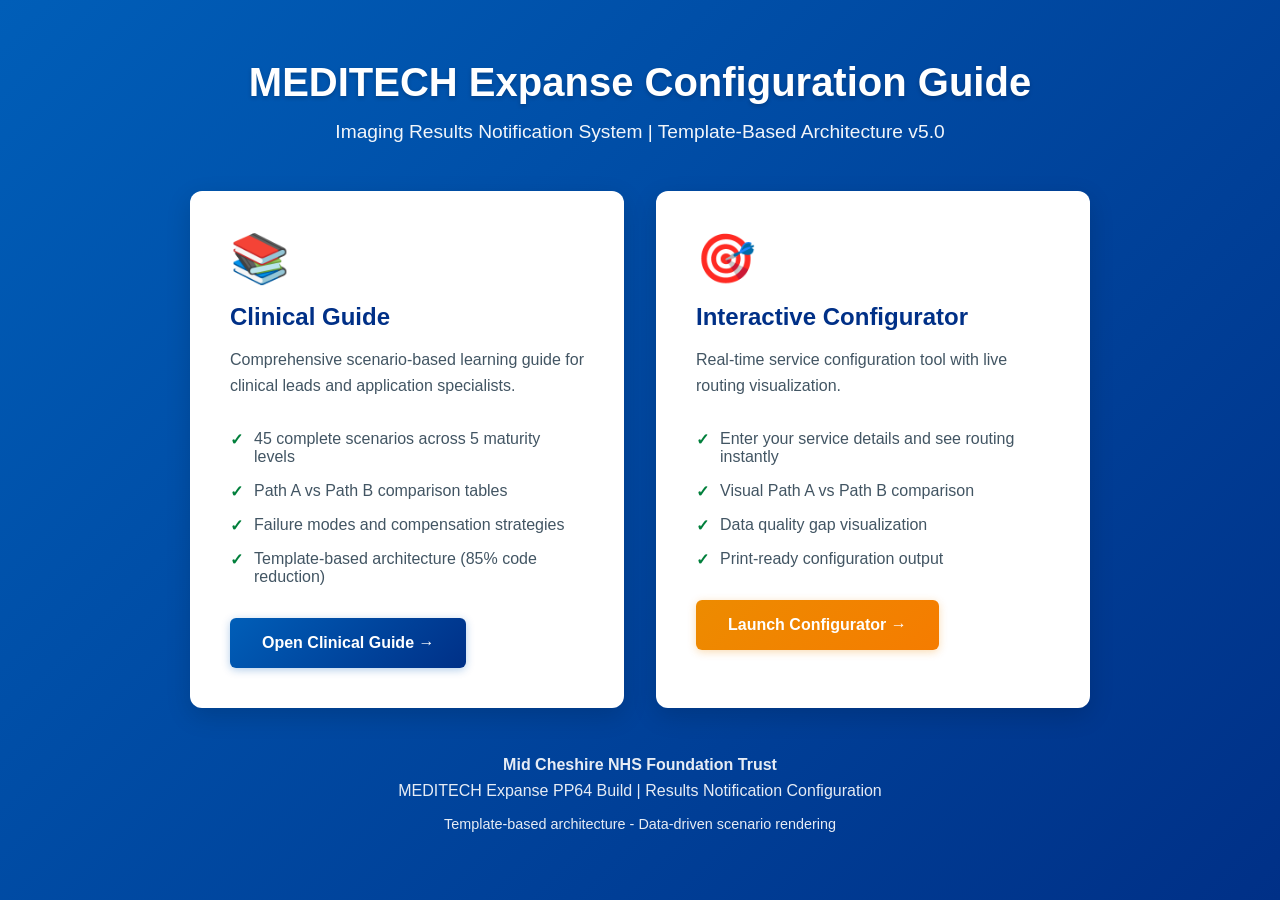
<file: index.html>
<!DOCTYPE html>
<html lang="en">
<head>
    <meta charset="UTF-8">
    <meta name="viewport" content="width=device-width, initial-scale=1.0">
    <title>MEDITECH Expanse Configuration Guide | Mid Cheshire NHS</title>
    <style>
        * {
            margin: 0;
            padding: 0;
            box-sizing: border-box;
        }

        body {
            font-family: -apple-system, BlinkMacSystemFont, "Segoe UI", Roboto, "Helvetica Neue", Arial, sans-serif;
            background: linear-gradient(135deg, #005eb8 0%, #003087 100%);
            min-height: 100vh;
            display: flex;
            align-items: center;
            justify-content: center;
            padding: 2rem;
        }

        .container {
            max-width: 900px;
            width: 100%;
        }

        .header {
            text-align: center;
            color: white;
            margin-bottom: 3rem;
        }

        .header h1 {
            font-size: 2.5rem;
            font-weight: 700;
            margin-bottom: 1rem;
            text-shadow: 0 2px 4px rgba(0,0,0,0.2);
        }

        .header p {
            font-size: 1.2rem;
            opacity: 0.95;
        }

        .cards {
            display: grid;
            grid-template-columns: repeat(auto-fit, minmax(300px, 1fr));
            gap: 2rem;
            margin-bottom: 2rem;
        }

        .card {
            background: white;
            border-radius: 12px;
            padding: 2.5rem;
            box-shadow: 0 8px 24px rgba(0,0,0,0.15);
            transition: transform 0.2s, box-shadow 0.2s;
        }

        .card:hover {
            transform: translateY(-4px);
            box-shadow: 0 12px 32px rgba(0,0,0,0.2);
        }

        .card-icon {
            font-size: 3rem;
            margin-bottom: 1rem;
        }

        .card h2 {
            font-size: 1.5rem;
            color: #003087;
            margin-bottom: 1rem;
        }

        .card p {
            color: #425563;
            line-height: 1.6;
            margin-bottom: 1.5rem;
        }

        .card ul {
            list-style: none;
            margin-bottom: 1.5rem;
            color: #425563;
        }

        .card ul li {
            padding: 0.5rem 0;
            padding-left: 1.5rem;
            position: relative;
        }

        .card ul li:before {
            content: "✓";
            position: absolute;
            left: 0;
            color: #007f3b;
            font-weight: bold;
        }

        .btn {
            display: inline-block;
            background: linear-gradient(135deg, #005eb8 0%, #003087 100%);
            color: white;
            padding: 1rem 2rem;
            border-radius: 6px;
            text-decoration: none;
            font-weight: 600;
            transition: all 0.2s;
            box-shadow: 0 2px 8px rgba(0,94,184,0.3);
        }

        .btn:hover {
            box-shadow: 0 4px 12px rgba(0,94,184,0.4);
            transform: translateY(-1px);
        }

        .btn-secondary {
            background: linear-gradient(135deg, #ed8b00 0%, #f57c00 100%);
            box-shadow: 0 2px 8px rgba(237,139,0,0.3);
        }

        .btn-secondary:hover {
            box-shadow: 0 4px 12px rgba(237,139,0,0.4);
        }

        .footer {
            text-align: center;
            color: white;
            margin-top: 3rem;
            opacity: 0.9;
        }

        .footer p {
            margin: 0.5rem 0;
        }

        @media (max-width: 768px) {
            .header h1 {
                font-size: 2rem;
            }

            .cards {
                grid-template-columns: 1fr;
            }
        }
    </style>
</head>
<body>
    <div class="container">
        <div class="header">
            <h1>MEDITECH Expanse Configuration Guide</h1>
            <p>Imaging Results Notification System | Template-Based Architecture v5.0</p>
        </div>

        <div class="cards">
            <div class="card">
                <div class="card-icon">📚</div>
                <h2>Clinical Guide</h2>
                <p>Comprehensive scenario-based learning guide for clinical leads and application specialists.</p>
                <ul>
                    <li>45 complete scenarios across 5 maturity levels</li>
                    <li>Path A vs Path B comparison tables</li>
                    <li>Failure modes and compensation strategies</li>
                    <li>Template-based architecture (85% code reduction)</li>
                </ul>
                <a href="clinical-guide-enhanced.html" class="btn">Open Clinical Guide →</a>
            </div>

            <div class="card">
                <div class="card-icon">🎯</div>
                <h2>Interactive Configurator</h2>
                <p>Real-time service configuration tool with live routing visualization.</p>
                <ul>
                    <li>Enter your service details and see routing instantly</li>
                    <li>Visual Path A vs Path B comparison</li>
                    <li>Data quality gap visualization</li>
                    <li>Print-ready configuration output</li>
                </ul>
                <a href="interactive-configurator.html" class="btn btn-secondary">Launch Configurator →</a>
            </div>
        </div>

        <div class="footer">
            <p><strong>Mid Cheshire NHS Foundation Trust</strong></p>
            <p>MEDITECH Expanse PP64 Build | Results Notification Configuration</p>
            <p style="margin-top: 1rem; font-size: 0.9rem;">Template-based architecture - Data-driven scenario rendering</p>
        </div>
    </div>
</body>
</html>
</file>
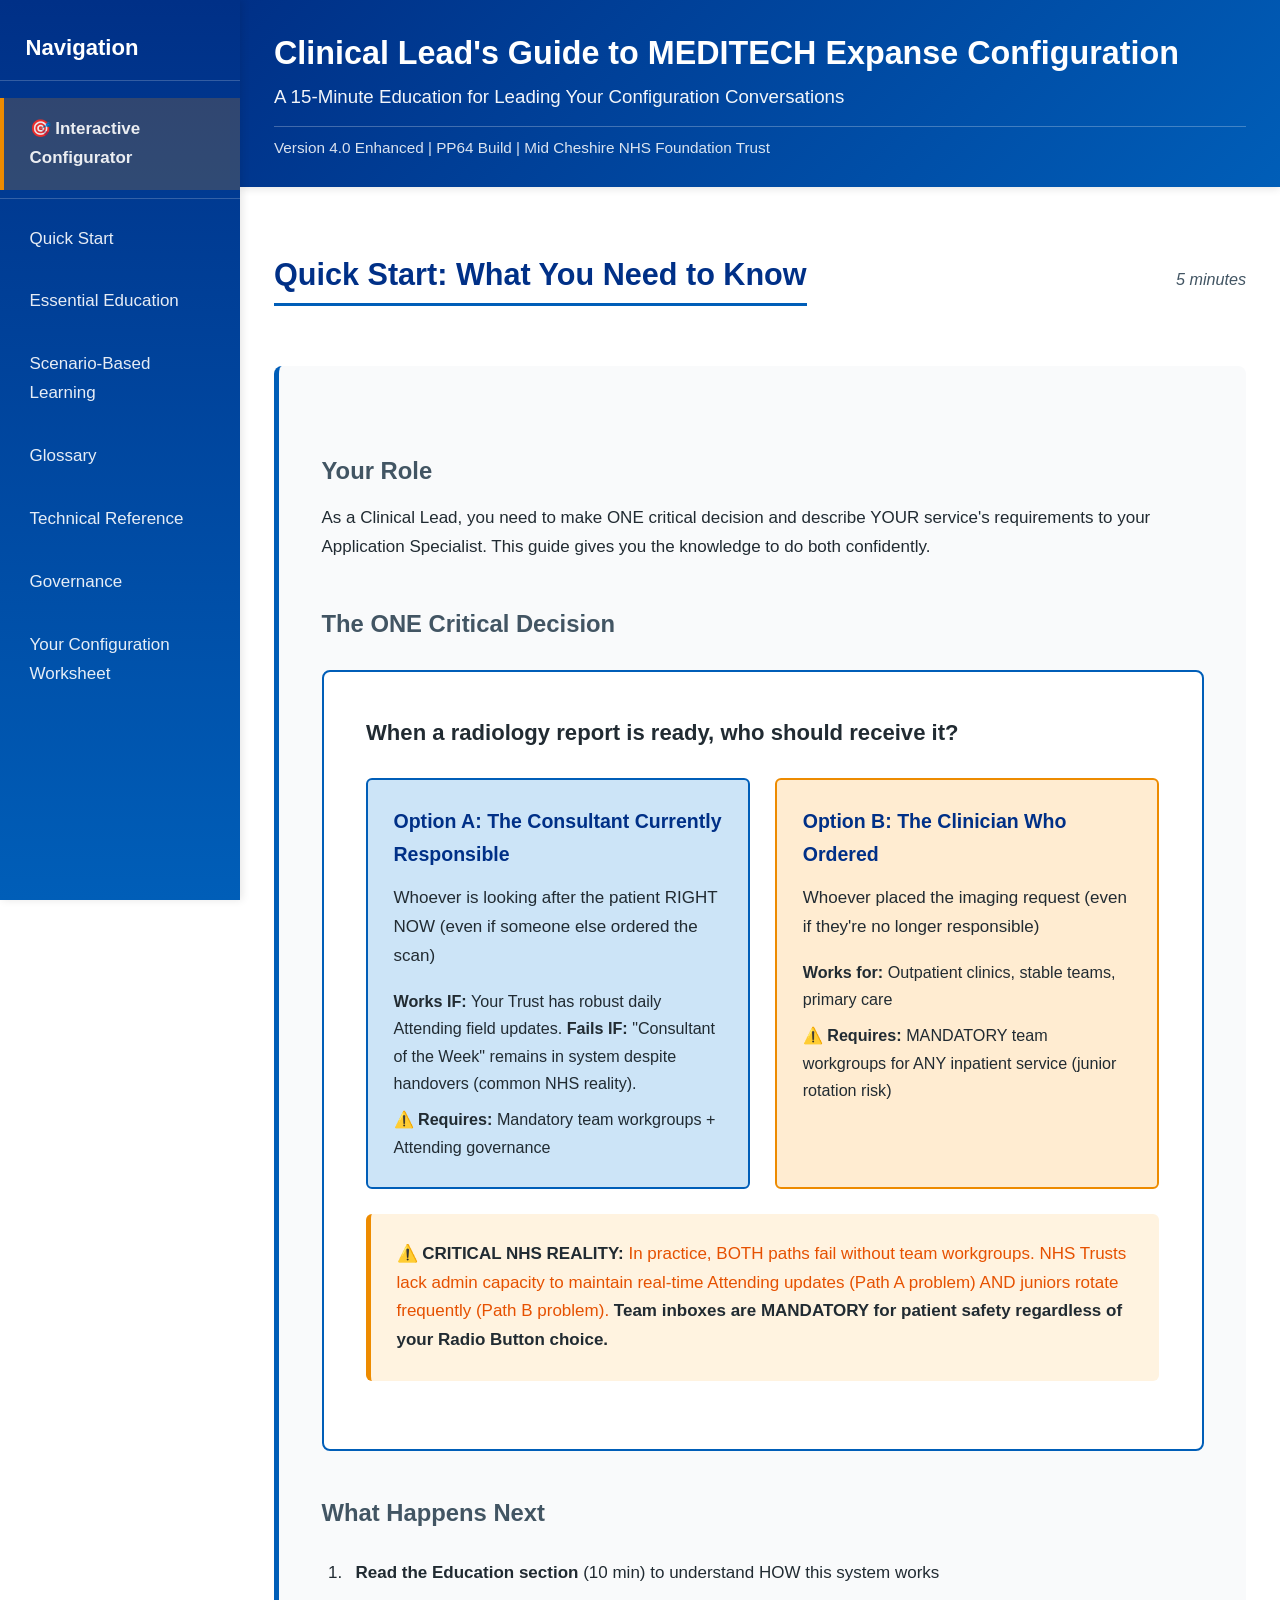
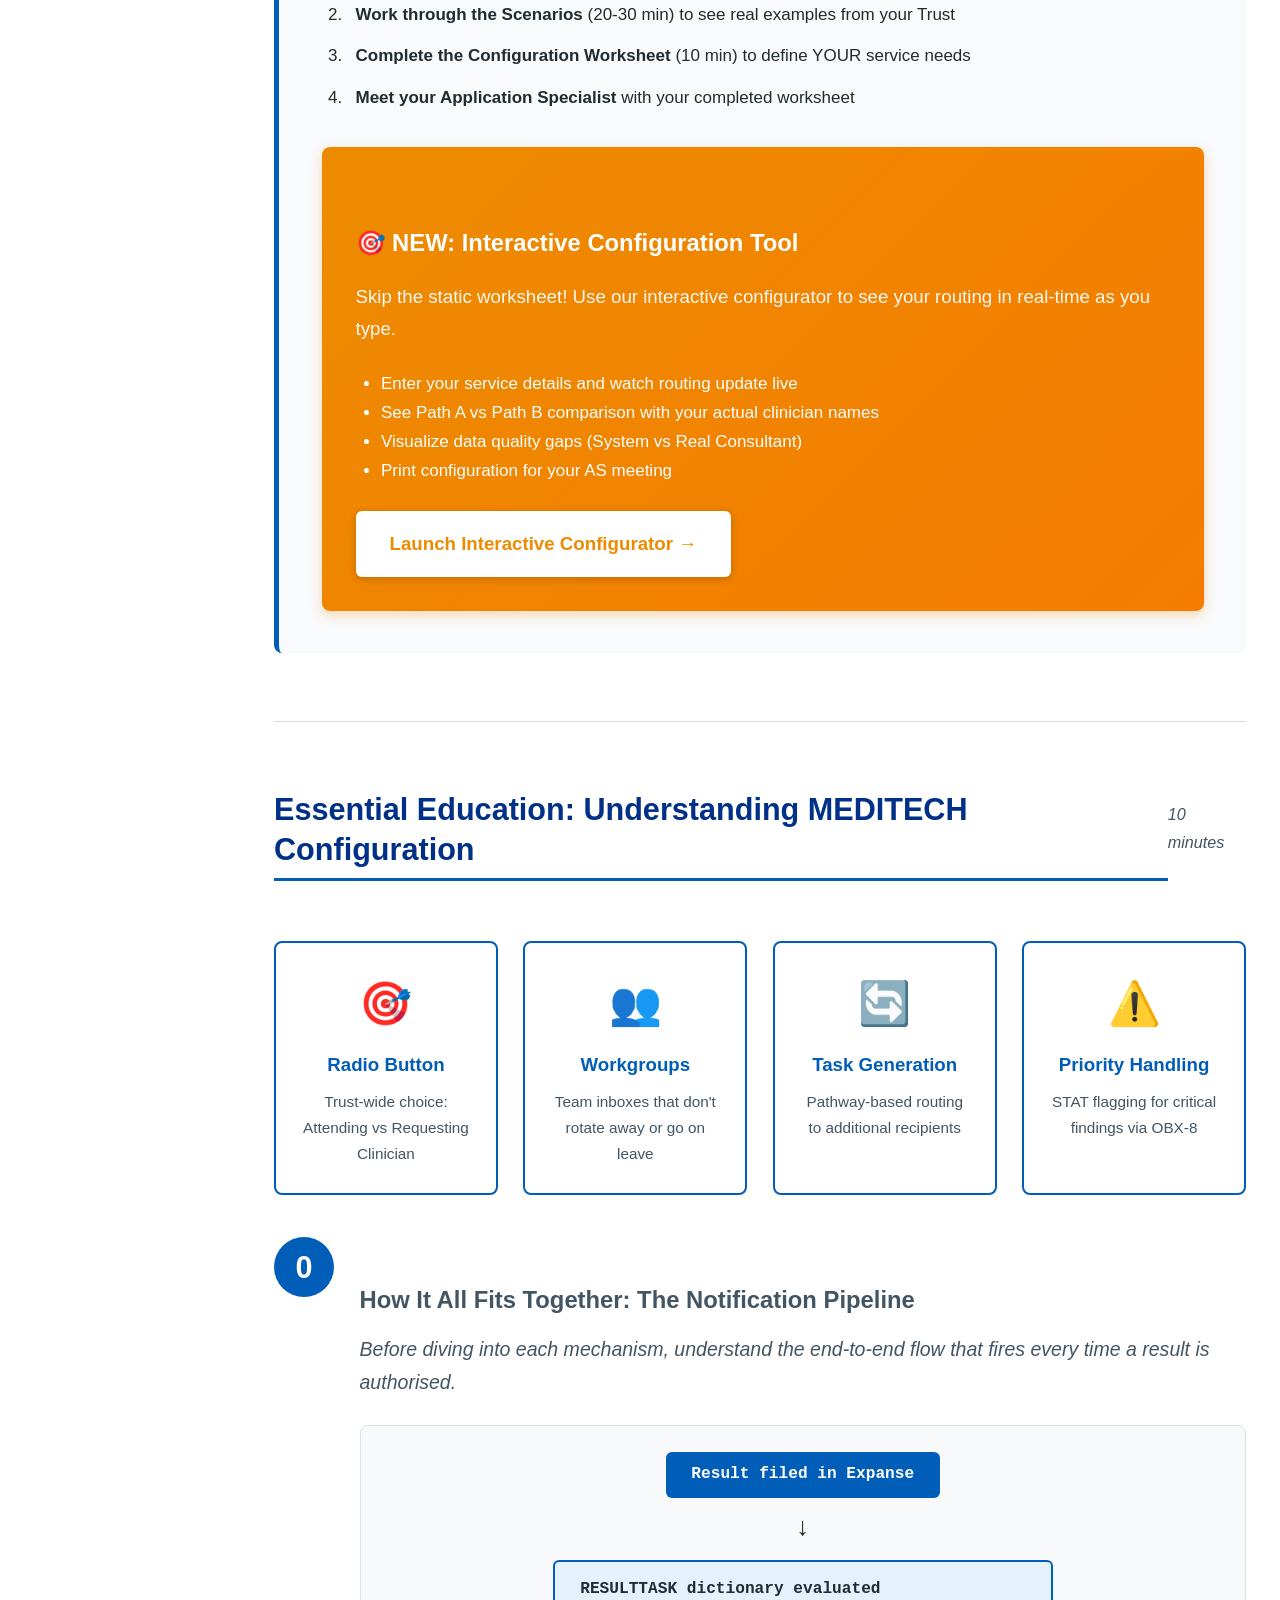
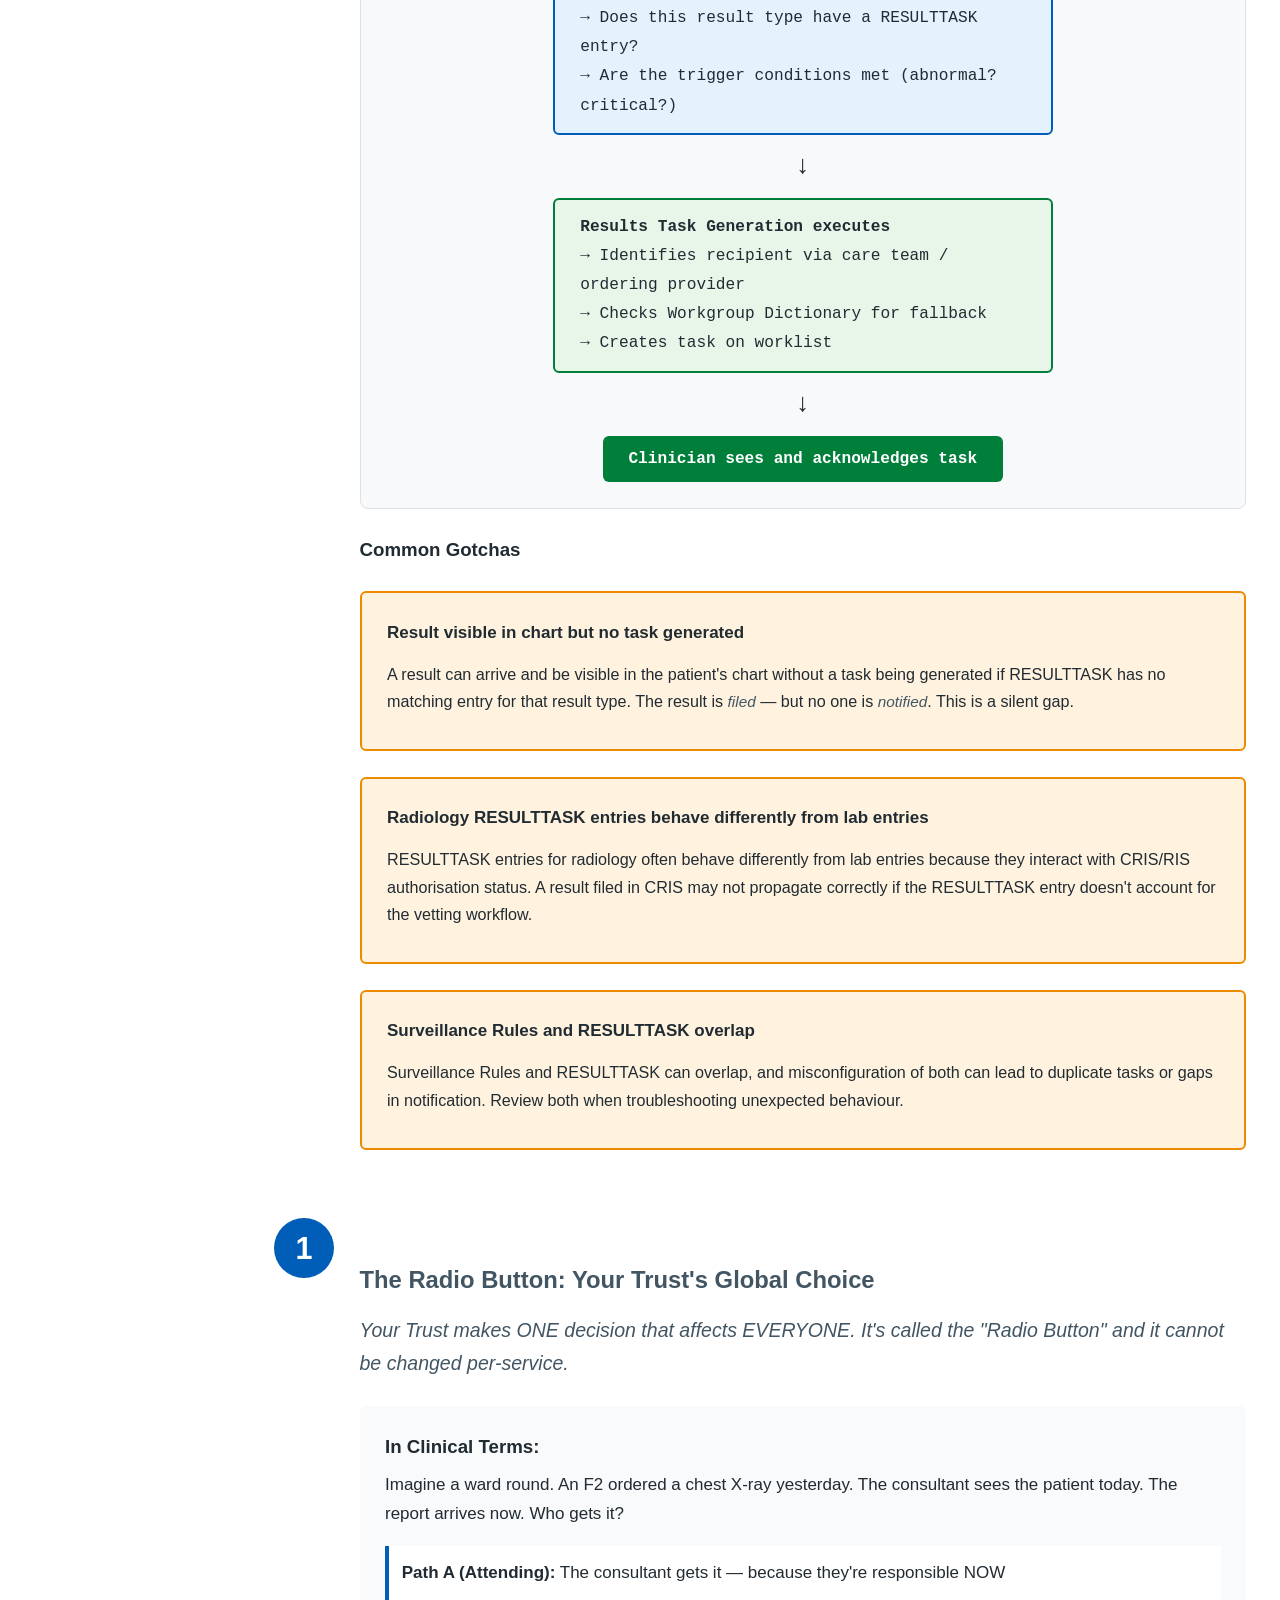
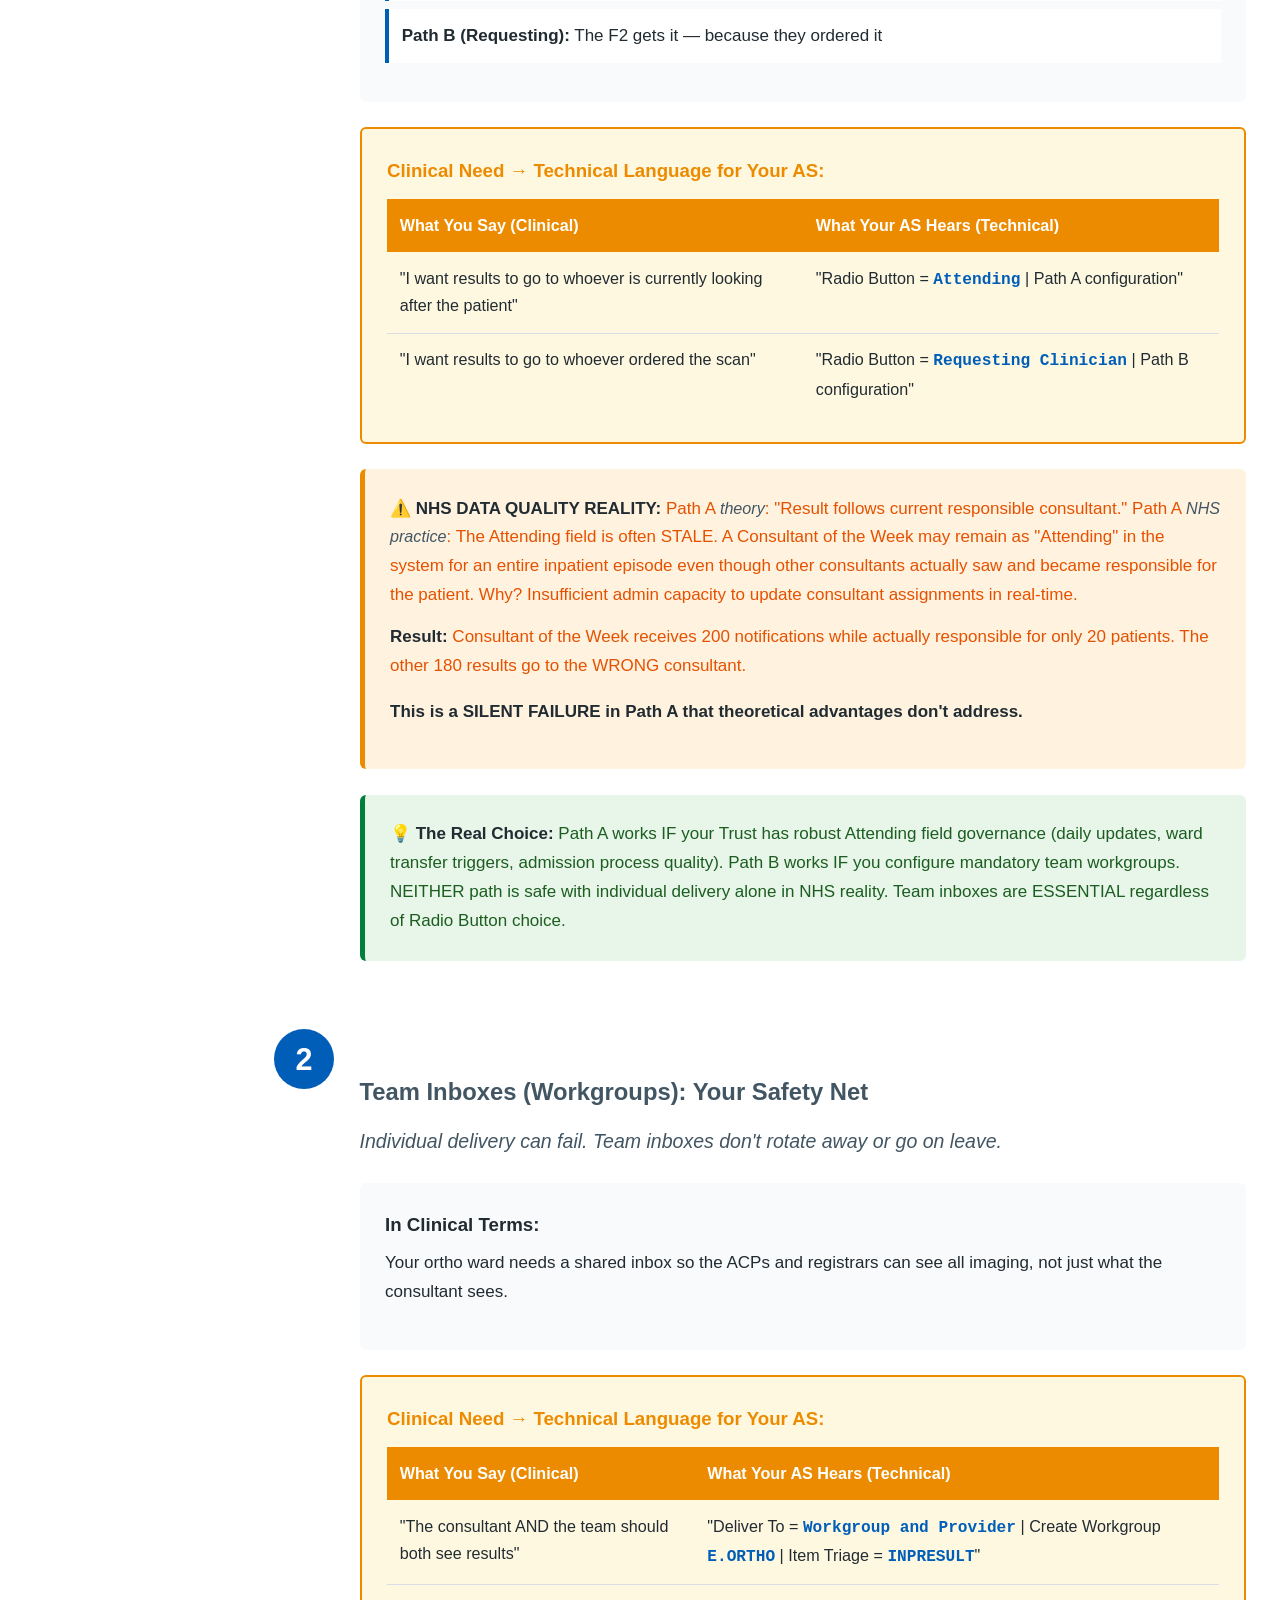
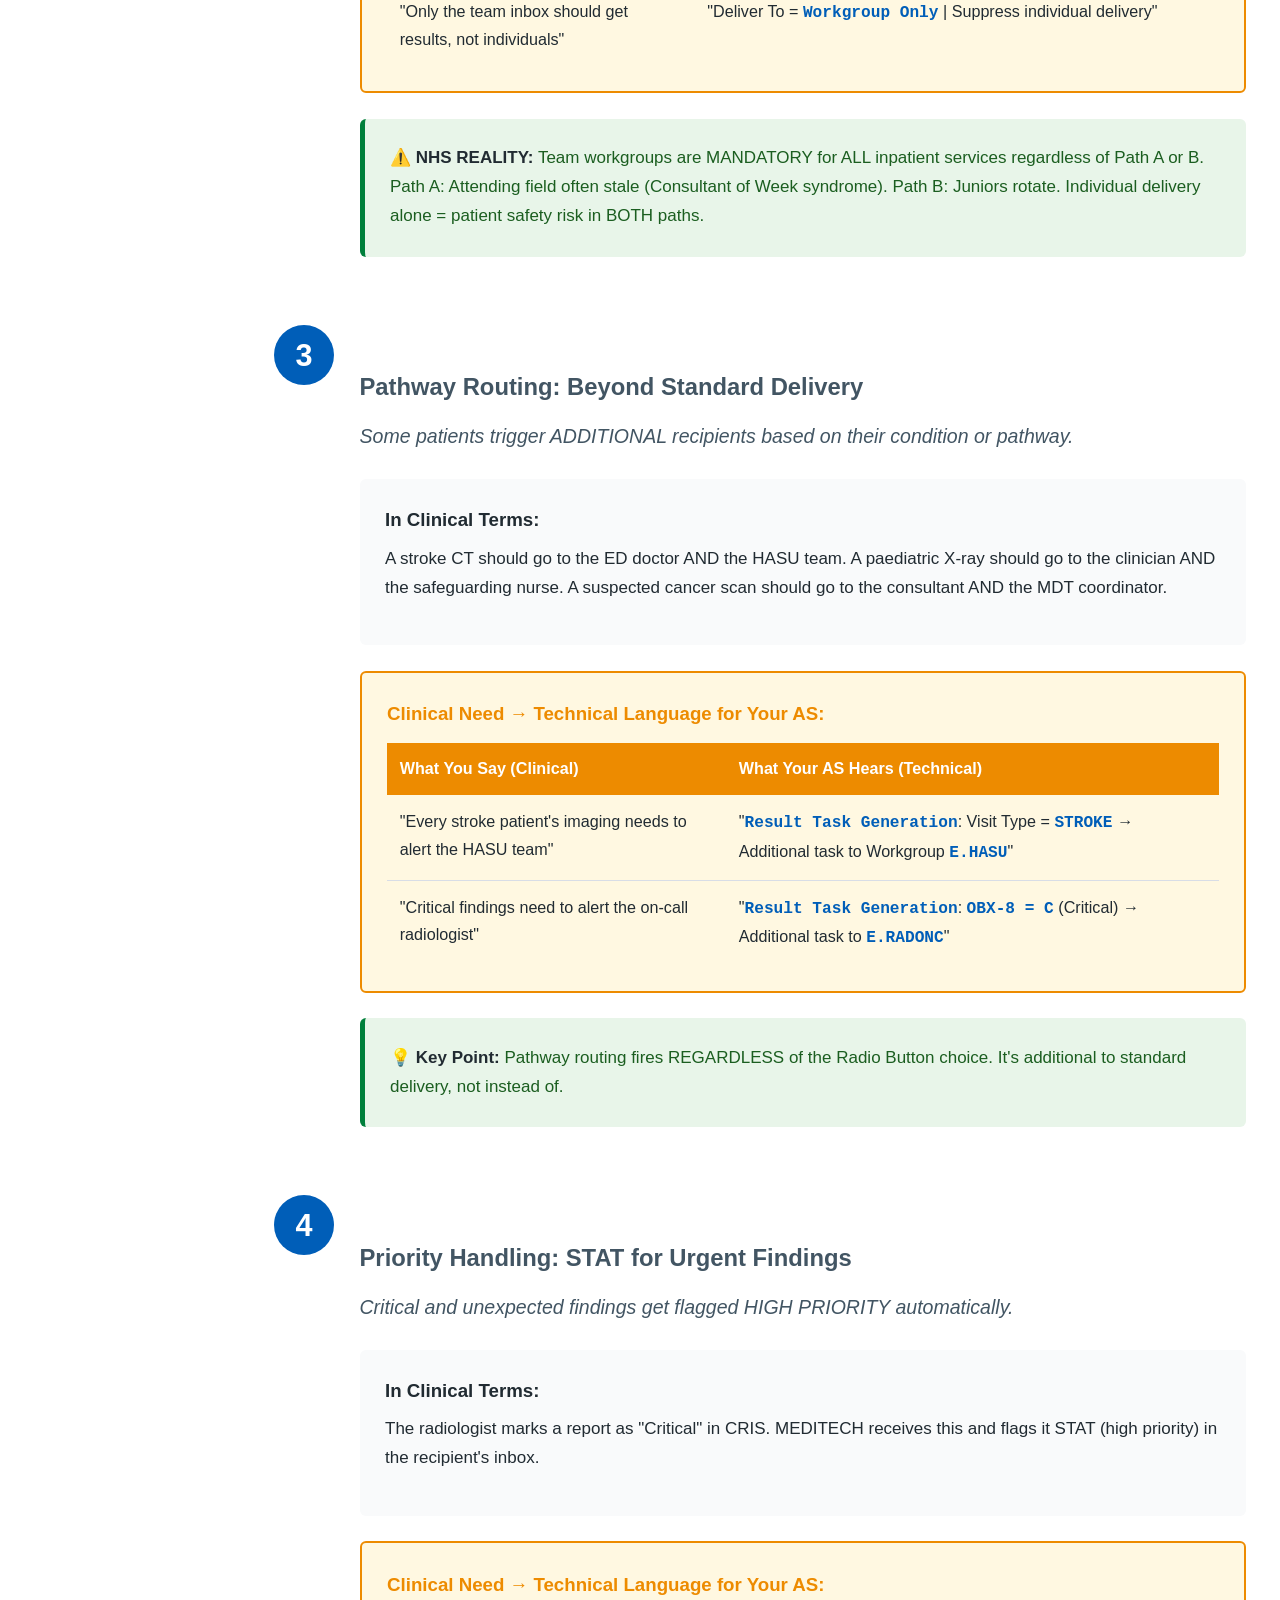
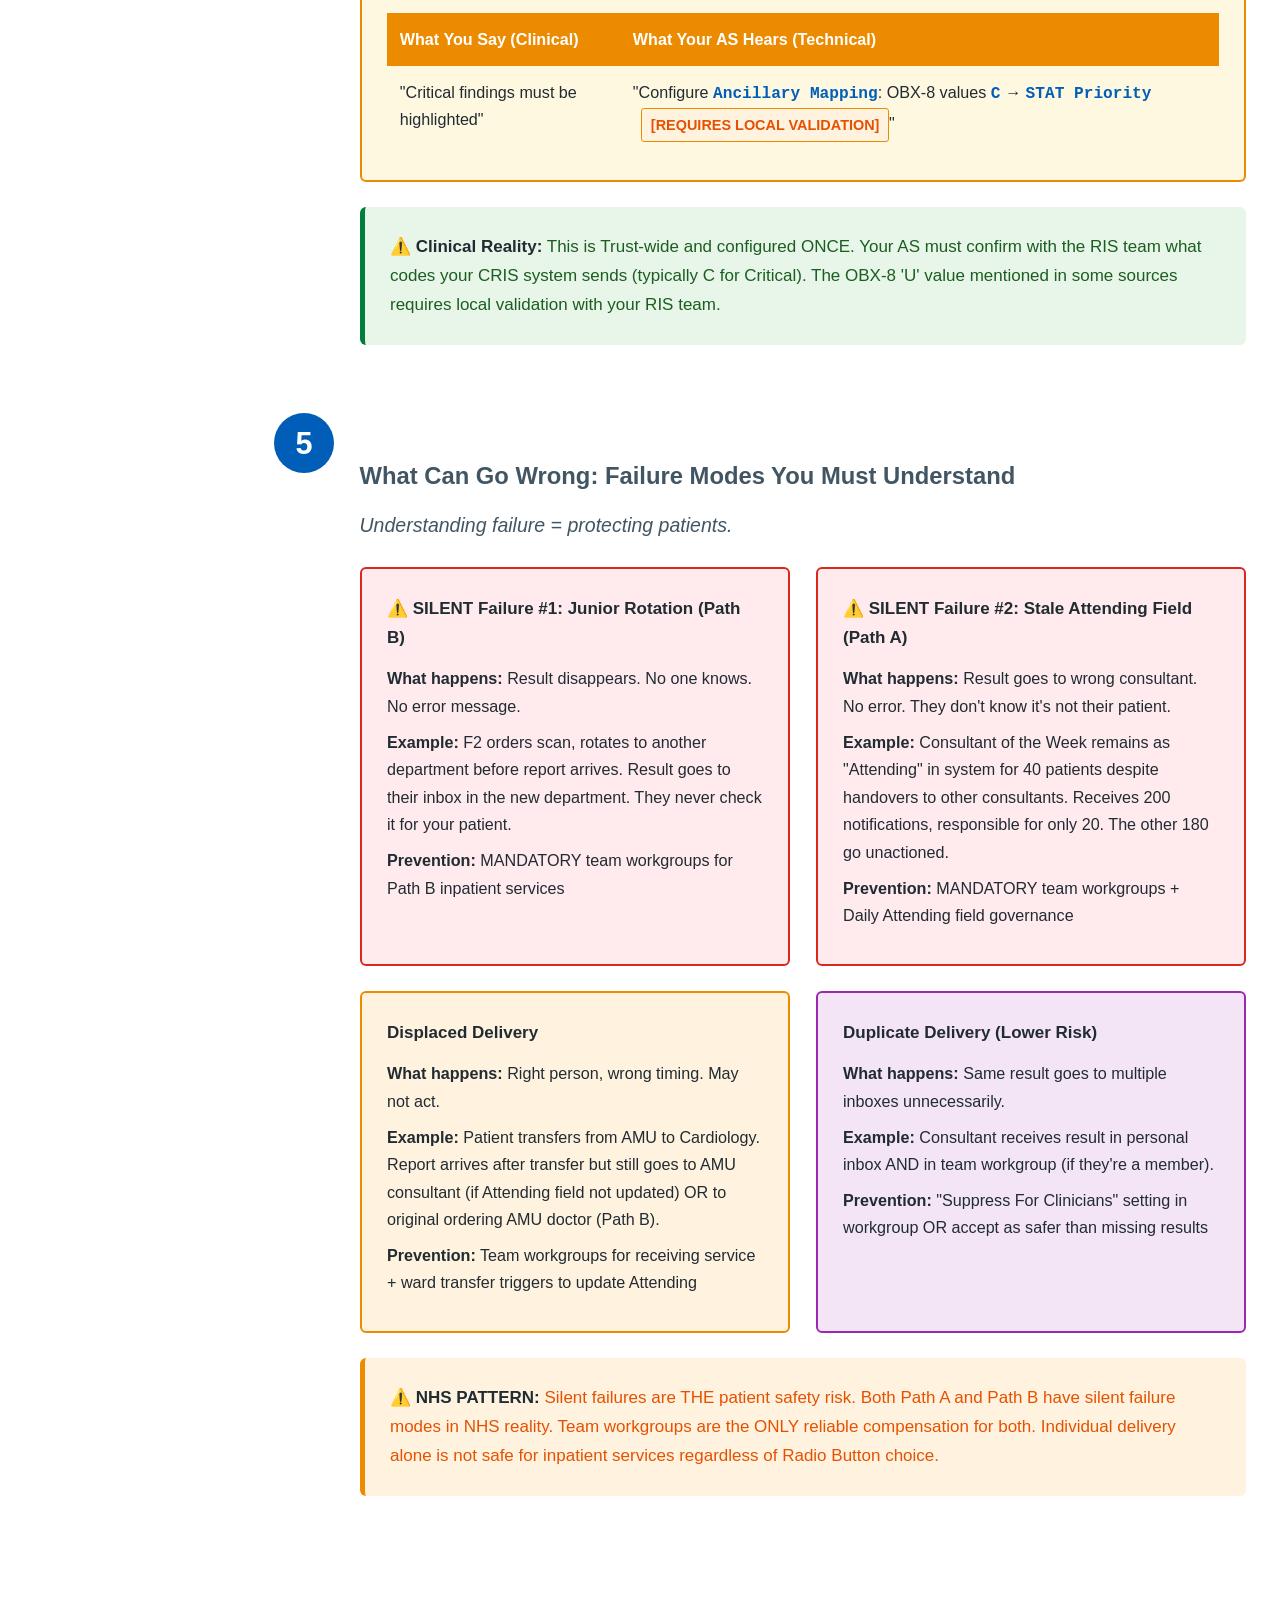
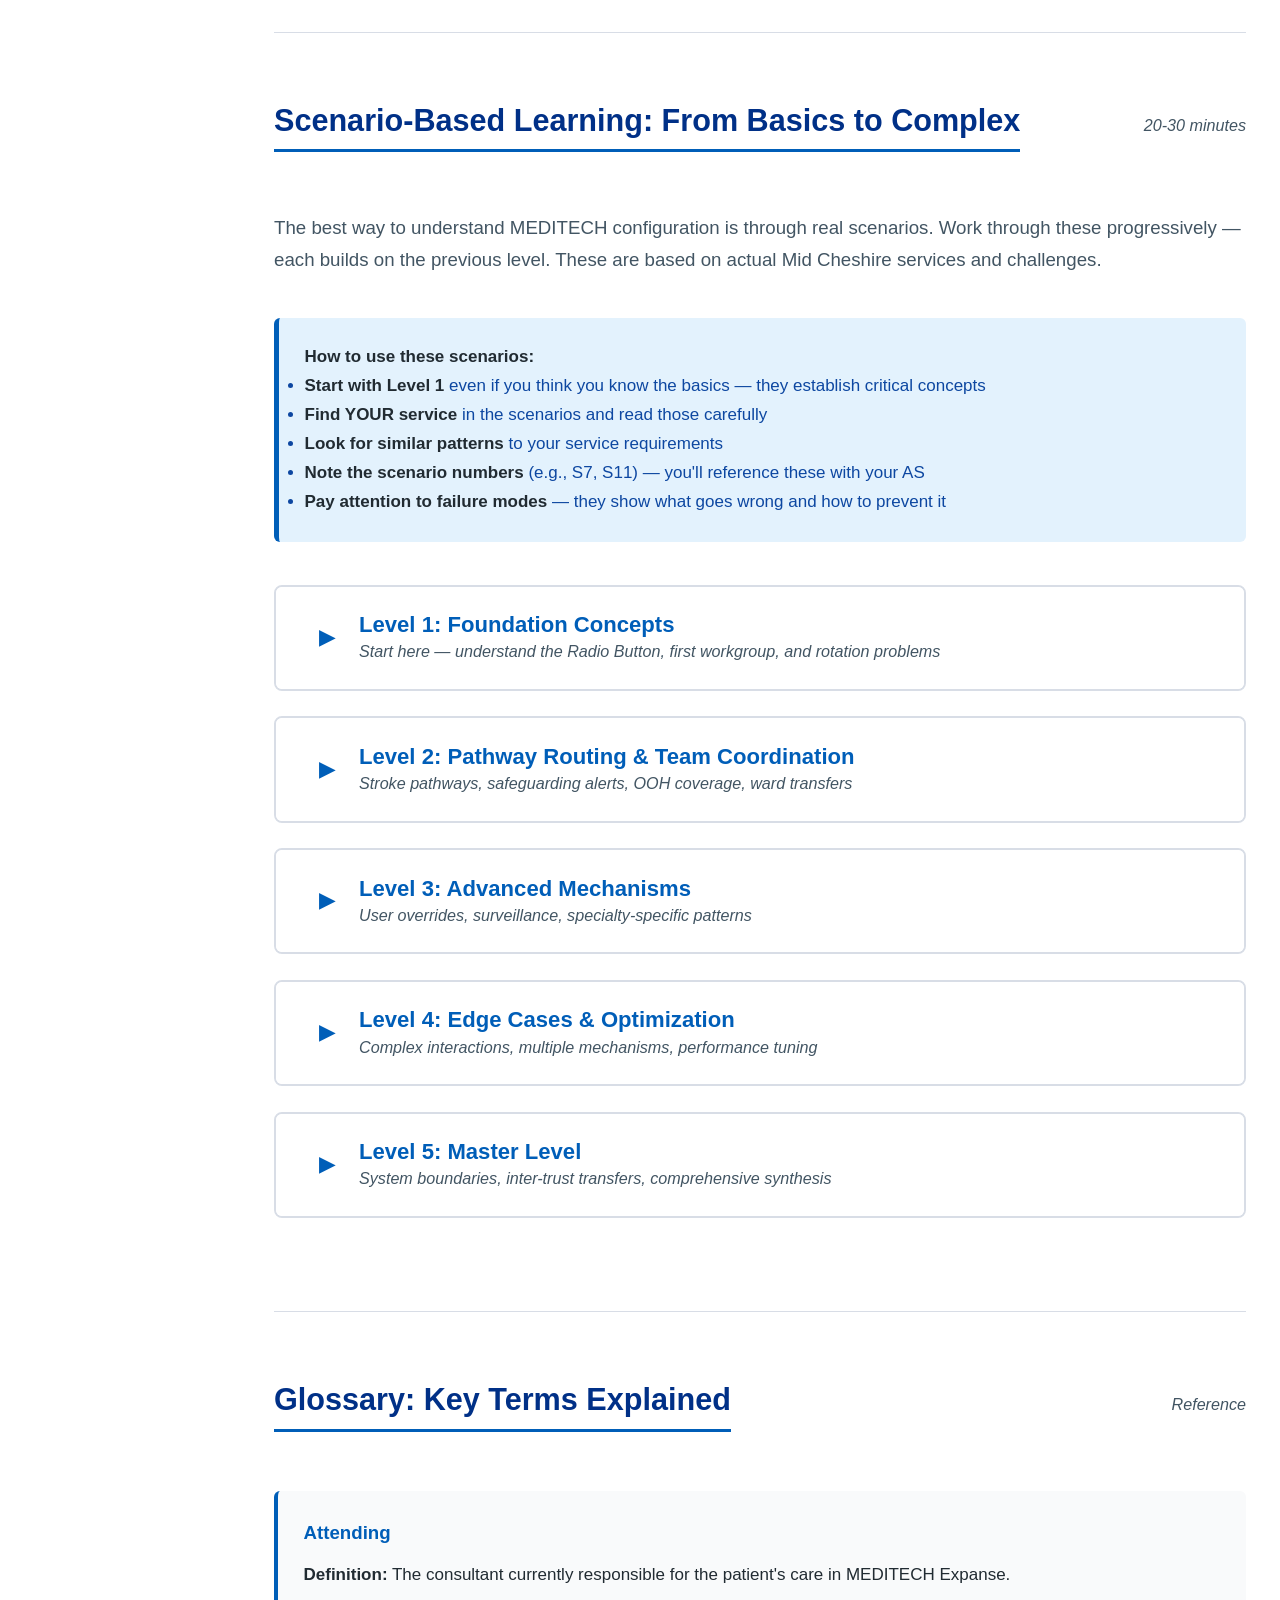
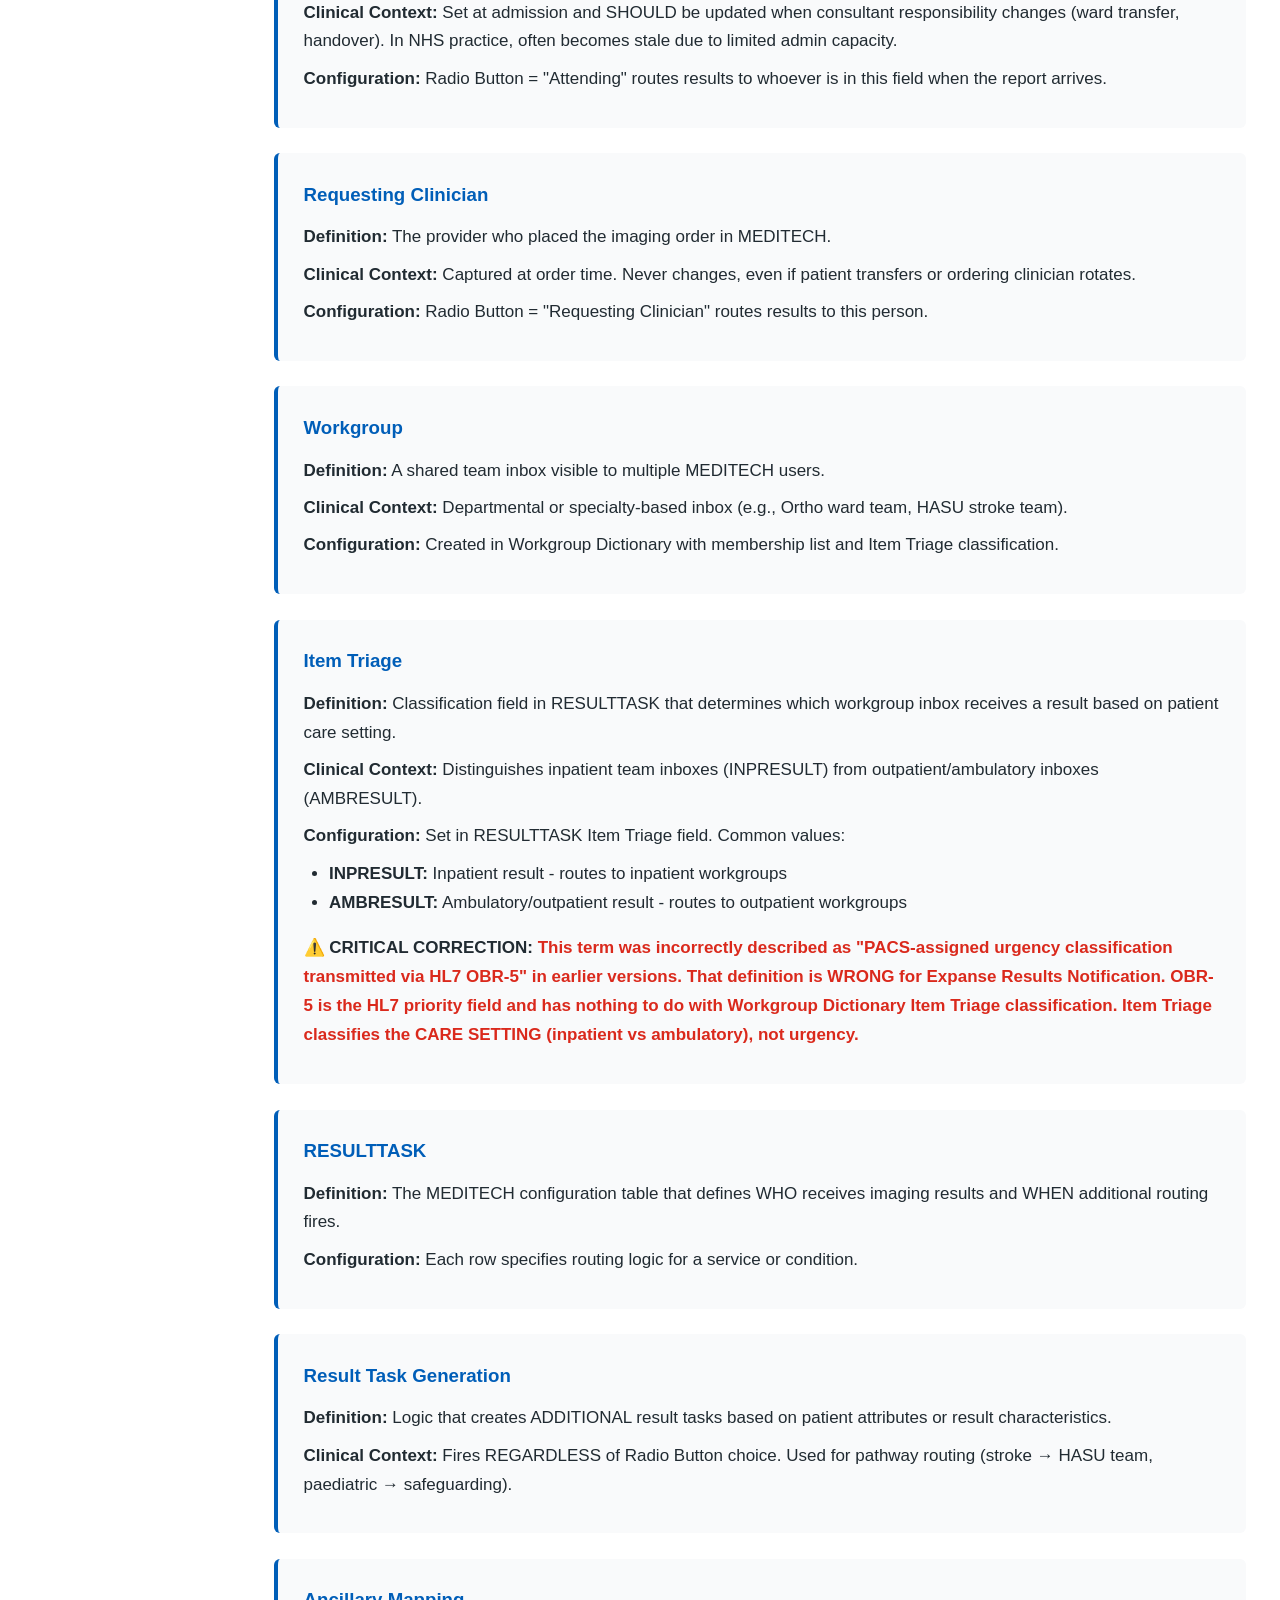
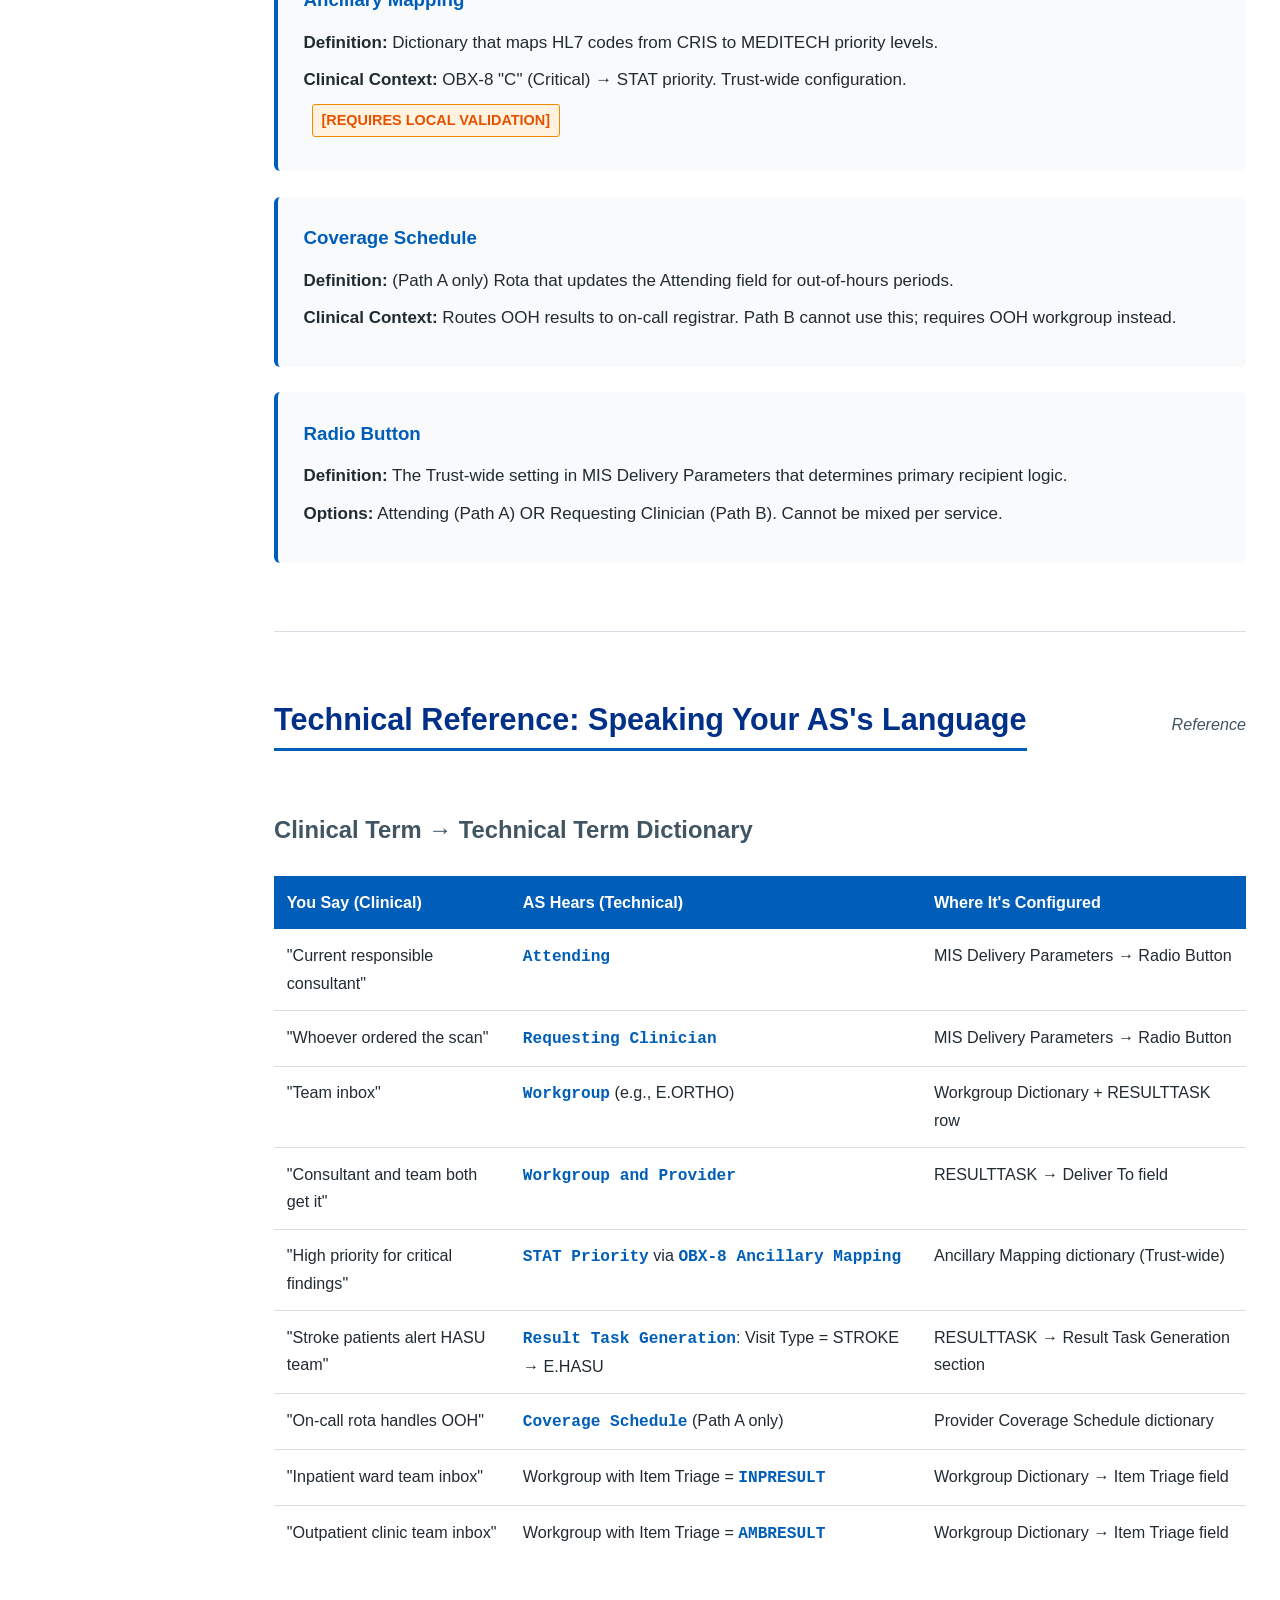
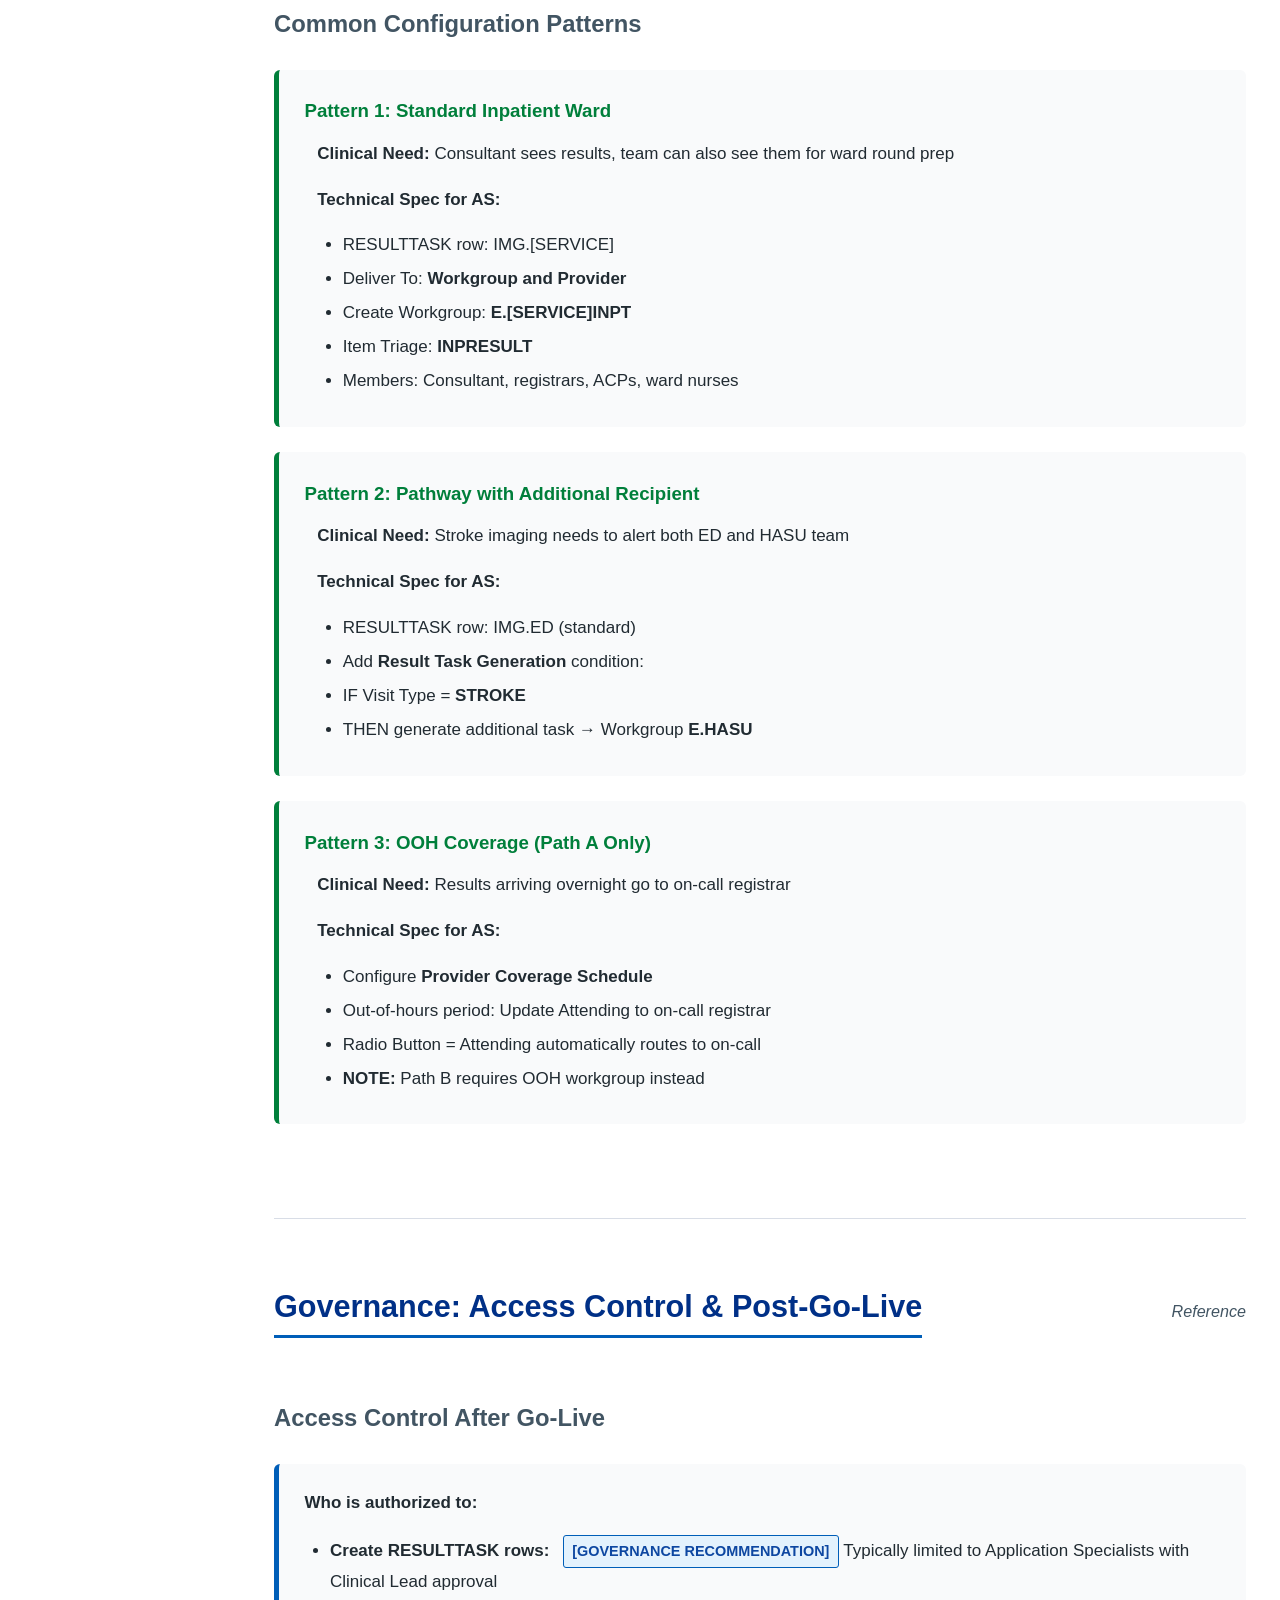
<file: clinical-guide-enhanced.html>
<!DOCTYPE html>
<html lang="en">
<head>
    <meta charset="UTF-8">
    <meta name="viewport" content="width=device-width, initial-scale=1.0">
    <title>Clinical Lead's Guide to MEDITECH Expanse Imaging Results Configuration</title>
    <link rel="stylesheet" href="clinical-styles-enhanced.css">
</head>
<body>
    <!-- Vertical Left Sidebar Navigation -->
    <nav class="sidebar">
        <div class="sidebar-header">
            <h2>Navigation</h2>
        </div>
        <ul class="sidebar-nav">
            <li><a href="interactive-configurator.html" class="nav-link" style="background: rgba(237,139,0,0.2); border-left-color: #ed8b00; font-weight: 600;">🎯 Interactive Configurator</a></li>
            <li style="height: 1px; background: rgba(255,255,255,0.2); margin: 0.5rem 0;"></li>
            <li><a href="#start" class="nav-link active">Quick Start</a></li>
            <li><a href="#education" class="nav-link">Essential Education</a></li>
            <li><a href="#scenarios" class="nav-link">Scenario-Based Learning</a></li>
            <li><a href="#glossary" class="nav-link">Glossary</a></li>
            <li><a href="#technical" class="nav-link">Technical Reference</a></li>
            <li><a href="#governance" class="nav-link">Governance</a></li>
            <li><a href="#decision" class="nav-link">Your Configuration Worksheet</a></li>
        </ul>
    </nav>

    <!-- Main Content Area -->
    <div class="main-wrapper">
        <!-- Fixed Header -->
        <header class="document-header">
            <div class="container">
                <h1>Clinical Lead's Guide to MEDITECH Expanse Configuration</h1>
                <p class="subtitle">A 15-Minute Education for Leading Your Configuration Conversations</p>
                <div class="meta">Version 4.0 Enhanced | PP64 Build | Mid Cheshire NHS Foundation Trust</div>
            </div>
        </header>

        <main class="container">

            <!-- Section 1: Quick Start -->
            <section id="start" class="section">
                <div class="section-header">
                    <h2>Quick Start: What You Need to Know</h2>
                    <span class="reading-time">5 minutes</span>
                </div>

                <div class="executive-summary">
                    <h3>Your Role</h3>
                    <p>As a Clinical Lead, you need to make ONE critical decision and describe YOUR service's requirements to your Application Specialist. This guide gives you the knowledge to do both confidently.</p>

                    <h3>The ONE Critical Decision</h3>
                    <div class="decision-box">
                        <p class="lead-text"><strong>When a radiology report is ready, who should receive it?</strong></p>
                        <div class="two-columns">
                            <div class="option-summary path-a">
                                <h4>Option A: The Consultant Currently Responsible</h4>
                                <p>Whoever is looking after the patient RIGHT NOW (even if someone else ordered the scan)</p>
                                <p class="verdict"><strong>Works IF:</strong> Your Trust has robust daily Attending field updates. <strong>Fails IF:</strong> "Consultant of the Week" remains in system despite handovers (common NHS reality).</p>
                                <p class="verdict" style="margin-top: 0.5rem;"><strong>⚠️ Requires:</strong> Mandatory team workgroups + Attending governance</p>
                            </div>
                            <div class="option-summary path-b">
                                <h4>Option B: The Clinician Who Ordered</h4>
                                <p>Whoever placed the imaging request (even if they're no longer responsible)</p>
                                <p class="verdict"><strong>Works for:</strong> Outpatient clinics, stable teams, primary care</p>
                                <p class="verdict" style="margin-top: 0.5rem;"><strong>⚠️ Requires:</strong> MANDATORY team workgroups for ANY inpatient service (junior rotation risk)</p>
                            </div>
                        </div>

                        <div class="clinical-warning" style="margin-top: 1.5rem;">
                            <strong>⚠️ CRITICAL NHS REALITY:</strong> In practice, BOTH paths fail without team workgroups. NHS Trusts lack admin capacity to maintain real-time Attending updates (Path A problem) AND juniors rotate frequently (Path B problem). <strong>Team inboxes are MANDATORY for patient safety regardless of your Radio Button choice.</strong>
                        </div>
                    </div>

                    <h3>What Happens Next</h3>
                    <ol class="process-steps">
                        <li><strong>Read the Education section</strong> (10 min) to understand HOW this system works</li>
                        <li><strong>Work through the Scenarios</strong> (20-30 min) to see real examples from your Trust</li>
                        <li><strong>Complete the Configuration Worksheet</strong> (10 min) to define YOUR service needs</li>
                        <li><strong>Meet your Application Specialist</strong> with your completed worksheet</li>
                    </ol>

                    <div style="background: linear-gradient(135deg, #ed8b00 0%, #f57c00 100%); color: white; padding: 2rem; border-radius: 8px; margin-top: 2rem; box-shadow: 0 4px 12px rgba(237,139,0,0.3);">
                        <h3 style="color: white; margin-bottom: 1rem; border: none; padding: 0;">🎯 NEW: Interactive Configuration Tool</h3>
                        <p style="font-size: 1.1rem; margin-bottom: 1.5rem; opacity: 0.95;">
                            Skip the static worksheet! Use our interactive configurator to see your routing in real-time as you type.
                        </p>
                        <ul style="margin-bottom: 1.5rem; padding-left: 1.5rem;">
                            <li>Enter your service details and watch routing update live</li>
                            <li>See Path A vs Path B comparison with your actual clinician names</li>
                            <li>Visualize data quality gaps (System vs Real Consultant)</li>
                            <li>Print configuration for your AS meeting</li>
                        </ul>
                        <a href="interactive-configurator.html" style="display: inline-block; background: white; color: #ed8b00; padding: 1rem 2rem; border-radius: 6px; text-decoration: none; font-weight: 600; font-size: 1.1rem; transition: all 0.2s; box-shadow: 0 2px 8px rgba(0,0,0,0.2);">
                            Launch Interactive Configurator →
                        </a>
                    </div>
                </div>
            </section>

            <!-- Section 2: Essential Education -->
            <section id="education" class="section">
                <div class="section-header">
                    <h2>Essential Education: Understanding MEDITECH Configuration</h2>
                    <span class="reading-time">10 minutes</span>
                </div>

                <div class="education-content">

                    <!-- Key Configuration Concepts -->
                    <div class="key-concepts-grid">
                        <div class="key-concept-card">
                            <div class="concept-icon">🎯</div>
                            <h4>Radio Button</h4>
                            <p>Trust-wide choice: Attending vs Requesting Clinician</p>
                        </div>
                        <div class="key-concept-card">
                            <div class="concept-icon">👥</div>
                            <h4>Workgroups</h4>
                            <p>Team inboxes that don't rotate away or go on leave</p>
                        </div>
                        <div class="key-concept-card">
                            <div class="concept-icon">🔄</div>
                            <h4>Task Generation</h4>
                            <p>Pathway-based routing to additional recipients</p>
                        </div>
                        <div class="key-concept-card">
                            <div class="concept-icon">⚠️</div>
                            <h4>Priority Handling</h4>
                            <p>STAT flagging for critical findings via OBX-8</p>
                        </div>
                    </div>

                    <!-- End-to-End Pipeline Overview -->
                    <div class="concept-block">
                        <div class="concept-number">0</div>
                        <div class="concept-content">
                            <h3>How It All Fits Together: The Notification Pipeline</h3>
                            <p class="concept-intro">Before diving into each mechanism, understand the end-to-end flow that fires every time a result is authorised.</p>

                            <div class="explanation" style="font-family: monospace; font-size: 0.95rem; line-height: 1.8; background: #f8f9fa; padding: 1.5rem; border-radius: 8px; border: 1px solid #dee2e6;">
                                <div style="text-align: center;">
                                    <div style="display: inline-block; background: var(--color-nhs-blue); color: white; padding: 0.5rem 1.5rem; border-radius: 6px; font-weight: 600;">Result filed in Expanse</div>
                                    <div style="font-size: 1.5rem; margin: 0.5rem 0;">&#8595;</div>
                                    <div style="display: inline-block; background: #e3f2fd; padding: 0.75rem 1.5rem; border-radius: 6px; border: 2px solid var(--color-nhs-blue); text-align: left; max-width: 500px;">
                                        <strong>RESULTTASK dictionary evaluated</strong><br>
                                        &rarr; Does this result type have a RESULTTASK entry?<br>
                                        &rarr; Are the trigger conditions met (abnormal? critical?)
                                    </div>
                                    <div style="font-size: 1.5rem; margin: 0.5rem 0;">&#8595;</div>
                                    <div style="display: inline-block; background: #e8f5e9; padding: 0.75rem 1.5rem; border-radius: 6px; border: 2px solid var(--color-success); text-align: left; max-width: 500px;">
                                        <strong>Results Task Generation executes</strong><br>
                                        &rarr; Identifies recipient via care team / ordering provider<br>
                                        &rarr; Checks Workgroup Dictionary for fallback<br>
                                        &rarr; Creates task on worklist
                                    </div>
                                    <div style="font-size: 1.5rem; margin: 0.5rem 0;">&#8595;</div>
                                    <div style="display: inline-block; background: var(--color-success); color: white; padding: 0.5rem 1.5rem; border-radius: 6px; font-weight: 600;">Clinician sees and acknowledges task</div>
                                </div>
                            </div>

                            <h4 style="margin-top: 1.5rem; margin-bottom: 1rem;">Common Gotchas</h4>
                            <div class="failure-grid" style="grid-template-columns: 1fr;">
                                <div class="failure-card warning">
                                    <h4>Result visible in chart but no task generated</h4>
                                    <p>A result can arrive and be visible in the patient's chart without a task being generated if RESULTTASK has no matching entry for that result type. The result is <em>filed</em> — but no one is <em>notified</em>. This is a silent gap.</p>
                                </div>
                                <div class="failure-card warning">
                                    <h4>Radiology RESULTTASK entries behave differently from lab entries</h4>
                                    <p>RESULTTASK entries for radiology often behave differently from lab entries because they interact with CRIS/RIS authorisation status. A result filed in CRIS may not propagate correctly if the RESULTTASK entry doesn't account for the vetting workflow.</p>
                                </div>
                                <div class="failure-card warning">
                                    <h4>Surveillance Rules and RESULTTASK overlap</h4>
                                    <p>Surveillance Rules and RESULTTASK can overlap, and misconfiguration of both can lead to duplicate tasks or gaps in notification. Review both when troubleshooting unexpected behaviour.</p>
                                </div>
                            </div>
                        </div>
                    </div>

                    <!-- Core Concept 1 -->
                    <div class="concept-block">
                        <div class="concept-number">1</div>
                        <div class="concept-content">
                            <h3>The Radio Button: Your Trust's Global Choice</h3>
                            <p class="concept-intro">Your Trust makes ONE decision that affects EVERYONE. It's called the "Radio Button" and it cannot be changed per-service.</p>

                            <div class="explanation">
                                <h4>In Clinical Terms:</h4>
                                <p>Imagine a ward round. An F2 ordered a chest X-ray yesterday. The consultant sees the patient today. The report arrives now. Who gets it?</p>

                                <ul class="clinical-comparison">
                                    <li><strong>Path A (Attending):</strong> The consultant gets it — because they're responsible NOW</li>
                                    <li><strong>Path B (Requesting):</strong> The F2 gets it — because they ordered it</li>
                                </ul>
                            </div>

                            <div class="translation-box">
                                <h4>Clinical Need → Technical Language for Your AS:</h4>
                                <table class="translation-table">
                                    <tr>
                                        <th>What You Say (Clinical)</th>
                                        <th>What Your AS Hears (Technical)</th>
                                    </tr>
                                    <tr>
                                        <td>"I want results to go to whoever is currently looking after the patient"</td>
                                        <td>"Radio Button = <strong>Attending</strong> | Path A configuration"</td>
                                    </tr>
                                    <tr>
                                        <td>"I want results to go to whoever ordered the scan"</td>
                                        <td>"Radio Button = <strong>Requesting Clinician</strong> | Path B configuration"</td>
                                    </tr>
                                </table>
                            </div>

                            <div class="clinical-warning">
                                <strong>⚠️ NHS DATA QUALITY REALITY:</strong> Path A <em>theory</em>: "Result follows current responsible consultant." Path A <em>NHS practice</em>: The Attending field is often STALE. A Consultant of the Week may remain as "Attending" in the system for an entire inpatient episode even though other consultants actually saw and became responsible for the patient. Why? Insufficient admin capacity to update consultant assignments in real-time.
                                <p style="margin-top: 0.75rem;"><strong>Result:</strong> Consultant of the Week receives 200 notifications while actually responsible for only 20 patients. The other 180 results go to the WRONG consultant.</p>
                                <p style="margin-top: 0.75rem;"><strong>This is a SILENT FAILURE in Path A that theoretical advantages don't address.</strong></p>
                            </div>

                            <div class="clinical-truth">
                                <strong>💡 The Real Choice:</strong> Path A works IF your Trust has robust Attending field governance (daily updates, ward transfer triggers, admission process quality). Path B works IF you configure mandatory team workgroups. NEITHER path is safe with individual delivery alone in NHS reality. Team inboxes are ESSENTIAL regardless of Radio Button choice.
                            </div>
                        </div>
                    </div>

                    <!-- Core Concept 2 -->
                    <div class="concept-block">
                        <div class="concept-number">2</div>
                        <div class="concept-content">
                            <h3>Team Inboxes (Workgroups): Your Safety Net</h3>
                            <p class="concept-intro">Individual delivery can fail. Team inboxes don't rotate away or go on leave.</p>

                            <div class="explanation">
                                <h4>In Clinical Terms:</h4>
                                <p>Your ortho ward needs a shared inbox so the ACPs and registrars can see all imaging, not just what the consultant sees.</p>
                            </div>

                            <div class="translation-box">
                                <h4>Clinical Need → Technical Language for Your AS:</h4>
                                <table class="translation-table">
                                    <tr>
                                        <th>What You Say (Clinical)</th>
                                        <th>What Your AS Hears (Technical)</th>
                                    </tr>
                                    <tr>
                                        <td>"The consultant AND the team should both see results"</td>
                                        <td>"Deliver To = <strong>Workgroup and Provider</strong> | Create Workgroup <strong>E.ORTHO</strong> | Item Triage = <strong>INPRESULT</strong>"</td>
                                    </tr>
                                    <tr>
                                        <td>"Only the team inbox should get results, not individuals"</td>
                                        <td>"Deliver To = <strong>Workgroup Only</strong> | Suppress individual delivery"</td>
                                    </tr>
                                </table>
                            </div>

                            <div class="clinical-truth">
                                <strong>⚠️ NHS REALITY:</strong> Team workgroups are MANDATORY for ALL inpatient services regardless of Path A or B. Path A: Attending field often stale (Consultant of Week syndrome). Path B: Juniors rotate. Individual delivery alone = patient safety risk in BOTH paths.
                            </div>
                        </div>
                    </div>

                    <!-- Core Concept 3 -->
                    <div class="concept-block">
                        <div class="concept-number">3</div>
                        <div class="concept-content">
                            <h3>Pathway Routing: Beyond Standard Delivery</h3>
                            <p class="concept-intro">Some patients trigger ADDITIONAL recipients based on their condition or pathway.</p>

                            <div class="explanation">
                                <h4>In Clinical Terms:</h4>
                                <p>A stroke CT should go to the ED doctor AND the HASU team. A paediatric X-ray should go to the clinician AND the safeguarding nurse. A suspected cancer scan should go to the consultant AND the MDT coordinator.</p>
                            </div>

                            <div class="translation-box">
                                <h4>Clinical Need → Technical Language for Your AS:</h4>
                                <table class="translation-table">
                                    <tr>
                                        <th>What You Say (Clinical)</th>
                                        <th>What Your AS Hears (Technical)</th>
                                    </tr>
                                    <tr>
                                        <td>"Every stroke patient's imaging needs to alert the HASU team"</td>
                                        <td>"<strong>Result Task Generation</strong>: Visit Type = <strong>STROKE</strong> → Additional task to Workgroup <strong>E.HASU</strong>"</td>
                                    </tr>
                                    <tr>
                                        <td>"Critical findings need to alert the on-call radiologist"</td>
                                        <td>"<strong>Result Task Generation</strong>: <strong>OBX-8 = C</strong> (Critical) → Additional task to <strong>E.RADONC</strong>"</td>
                                    </tr>
                                </table>
                            </div>

                            <div class="clinical-truth">
                                <strong>💡 Key Point:</strong> Pathway routing fires REGARDLESS of the Radio Button choice. It's additional to standard delivery, not instead of.
                            </div>
                        </div>
                    </div>

                    <!-- Core Concept 4 -->
                    <div class="concept-block">
                        <div class="concept-number">4</div>
                        <div class="concept-content">
                            <h3>Priority Handling: STAT for Urgent Findings</h3>
                            <p class="concept-intro">Critical and unexpected findings get flagged HIGH PRIORITY automatically.</p>

                            <div class="explanation">
                                <h4>In Clinical Terms:</h4>
                                <p>The radiologist marks a report as "Critical" in CRIS. MEDITECH receives this and flags it STAT (high priority) in the recipient's inbox.</p>
                            </div>

                            <div class="translation-box">
                                <h4>Clinical Need → Technical Language for Your AS:</h4>
                                <table class="translation-table">
                                    <tr>
                                        <th>What You Say (Clinical)</th>
                                        <th>What Your AS Hears (Technical)</th>
                                    </tr>
                                    <tr>
                                        <td>"Critical findings must be highlighted"</td>
                                        <td>"Configure <strong>Ancillary Mapping</strong>: OBX-8 values <strong>C</strong> → <strong>STAT Priority</strong> <span class="validation-tag">[REQUIRES LOCAL VALIDATION]</span>"</td>
                                    </tr>
                                </table>
                            </div>

                            <div class="clinical-truth">
                                <strong>⚠️ Clinical Reality:</strong> This is Trust-wide and configured ONCE. Your AS must confirm with the RIS team what codes your CRIS system sends (typically C for Critical). The OBX-8 'U' value mentioned in some sources requires local validation with your RIS team.
                            </div>
                        </div>
                    </div>

                    <!-- Core Concept 5 -->
                    <div class="concept-block">
                        <div class="concept-number">5</div>
                        <div class="concept-content">
                            <h3>What Can Go Wrong: Failure Modes You Must Understand</h3>
                            <p class="concept-intro">Understanding failure = protecting patients.</p>

                            <div class="failure-grid">
                                <div class="failure-card critical">
                                    <h4>⚠️ SILENT Failure #1: Junior Rotation (Path B)</h4>
                                    <p><strong>What happens:</strong> Result disappears. No one knows. No error message.</p>
                                    <p><strong>Example:</strong> F2 orders scan, rotates to another department before report arrives. Result goes to their inbox in the new department. They never check it for your patient.</p>
                                    <p><strong>Prevention:</strong> MANDATORY team workgroups for Path B inpatient services</p>
                                </div>

                                <div class="failure-card critical">
                                    <h4>⚠️ SILENT Failure #2: Stale Attending Field (Path A)</h4>
                                    <p><strong>What happens:</strong> Result goes to wrong consultant. No error. They don't know it's not their patient.</p>
                                    <p><strong>Example:</strong> Consultant of the Week remains as "Attending" in system for 40 patients despite handovers to other consultants. Receives 200 notifications, responsible for only 20. The other 180 go unactioned.</p>
                                    <p><strong>Prevention:</strong> MANDATORY team workgroups + Daily Attending field governance</p>
                                </div>

                                <div class="failure-card warning">
                                    <h4>Displaced Delivery</h4>
                                    <p><strong>What happens:</strong> Right person, wrong timing. May not act.</p>
                                    <p><strong>Example:</strong> Patient transfers from AMU to Cardiology. Report arrives after transfer but still goes to AMU consultant (if Attending field not updated) OR to original ordering AMU doctor (Path B).</p>
                                    <p><strong>Prevention:</strong> Team workgroups for receiving service + ward transfer triggers to update Attending</p>
                                </div>

                                <div class="failure-card minor">
                                    <h4>Duplicate Delivery (Lower Risk)</h4>
                                    <p><strong>What happens:</strong> Same result goes to multiple inboxes unnecessarily.</p>
                                    <p><strong>Example:</strong> Consultant receives result in personal inbox AND in team workgroup (if they're a member).</p>
                                    <p><strong>Prevention:</strong> "Suppress For Clinicians" setting in workgroup OR accept as safer than missing results</p>
                                </div>
                            </div>

                            <div class="clinical-warning" style="margin-top: 1.5rem;">
                                <strong>⚠️ NHS PATTERN:</strong> Silent failures are THE patient safety risk. Both Path A and Path B have silent failure modes in NHS reality. Team workgroups are the ONLY reliable compensation for both. Individual delivery alone is not safe for inpatient services regardless of Radio Button choice.
                            </div>
                        </div>
                    </div>

                </div>
            </section>

            <!-- Section 3: Scenario-Based Learning -->
            
            <!-- Section 3: Scenarios (Template-Based) -->
            <section id="scenarios" class="section">
                <div class="section-header">
                    <h2>Scenario-Based Learning: From Basics to Complex</h2>
                    <span class="reading-time">20-30 minutes</span>
                </div>

                <div class="scenario-intro">
                    <p class="intro">The best way to understand MEDITECH configuration is through real scenarios. Work through these progressively — each builds on the previous level. These are based on actual Mid Cheshire services and challenges.</p>

                    <div class="clinical-note">
                        <strong>How to use these scenarios:</strong>
                        <ul>
                            <li><strong>Start with Level 1</strong> even if you think you know the basics — they establish critical concepts</li>
                            <li><strong>Find YOUR service</strong> in the scenarios and read those carefully</li>
                            <li><strong>Look for similar patterns</strong> to your service requirements</li>
                            <li><strong>Note the scenario numbers</strong> (e.g., S7, S11) — you'll reference these with your AS</li>
                            <li><strong>Pay attention to failure modes</strong> — they show what goes wrong and how to prevent it</li>
                        </ul>
                    </div>
                </div>

                <div class="scenario-content" id="scenario-container">
                    <!-- Scenarios will be dynamically rendered here -->
                    <div style="text-align: center; padding: 4rem 2rem; color: #666;">
                        <p>Loading scenarios...</p>
                    </div>
                </div>
            </section>

<section id="glossary" class="section">
                <div class="section-header">
                    <h2>Glossary: Key Terms Explained</h2>
                    <span class="reading-time">Reference</span>
                </div>

                <div class="glossary-content">
                    <div class="glossary-entry">
                        <h4>Attending</h4>
                        <p><strong>Definition:</strong> The consultant currently responsible for the patient's care in MEDITECH Expanse.</p>
                        <p><strong>Clinical Context:</strong> Set at admission and SHOULD be updated when consultant responsibility changes (ward transfer, handover). In NHS practice, often becomes stale due to limited admin capacity.</p>
                        <p><strong>Configuration:</strong> Radio Button = "Attending" routes results to whoever is in this field when the report arrives.</p>
                    </div>

                    <div class="glossary-entry">
                        <h4>Requesting Clinician</h4>
                        <p><strong>Definition:</strong> The provider who placed the imaging order in MEDITECH.</p>
                        <p><strong>Clinical Context:</strong> Captured at order time. Never changes, even if patient transfers or ordering clinician rotates.</p>
                        <p><strong>Configuration:</strong> Radio Button = "Requesting Clinician" routes results to this person.</p>
                    </div>

                    <div class="glossary-entry">
                        <h4>Workgroup</h4>
                        <p><strong>Definition:</strong> A shared team inbox visible to multiple MEDITECH users.</p>
                        <p><strong>Clinical Context:</strong> Departmental or specialty-based inbox (e.g., Ortho ward team, HASU stroke team).</p>
                        <p><strong>Configuration:</strong> Created in Workgroup Dictionary with membership list and Item Triage classification.</p>
                    </div>

                    <div class="glossary-entry">
                        <h4>Item Triage</h4>
                        <p><strong>Definition:</strong> Classification field in RESULTTASK that determines which workgroup inbox receives a result based on patient care setting.</p>
                        <p><strong>Clinical Context:</strong> Distinguishes inpatient team inboxes (INPRESULT) from outpatient/ambulatory inboxes (AMBRESULT).</p>
                        <p><strong>Configuration:</strong> Set in RESULTTASK Item Triage field. Common values:</p>
                        <ul>
                            <li><strong>INPRESULT:</strong> Inpatient result - routes to inpatient workgroups</li>
                            <li><strong>AMBRESULT:</strong> Ambulatory/outpatient result - routes to outpatient workgroups</li>
                        </ul>
                        <p class="warning-text"><strong>⚠️ CRITICAL CORRECTION:</strong> This term was incorrectly described as "PACS-assigned urgency classification transmitted via HL7 OBR-5" in earlier versions. That definition is WRONG for Expanse Results Notification. OBR-5 is the HL7 priority field and has nothing to do with Workgroup Dictionary Item Triage classification. Item Triage classifies the CARE SETTING (inpatient vs ambulatory), not urgency.</p>
                    </div>

                    <div class="glossary-entry">
                        <h4>RESULTTASK</h4>
                        <p><strong>Definition:</strong> The MEDITECH configuration table that defines WHO receives imaging results and WHEN additional routing fires.</p>
                        <p><strong>Configuration:</strong> Each row specifies routing logic for a service or condition.</p>
                    </div>

                    <div class="glossary-entry">
                        <h4>Result Task Generation</h4>
                        <p><strong>Definition:</strong> Logic that creates ADDITIONAL result tasks based on patient attributes or result characteristics.</p>
                        <p><strong>Clinical Context:</strong> Fires REGARDLESS of Radio Button choice. Used for pathway routing (stroke → HASU team, paediatric → safeguarding).</p>
                    </div>

                    <div class="glossary-entry">
                        <h4>Ancillary Mapping</h4>
                        <p><strong>Definition:</strong> Dictionary that maps HL7 codes from CRIS to MEDITECH priority levels.</p>
                        <p><strong>Clinical Context:</strong> OBX-8 "C" (Critical) → STAT priority. Trust-wide configuration.</p>
                        <p class="validation-tag">[REQUIRES LOCAL VALIDATION]</p>
                    </div>

                    <div class="glossary-entry">
                        <h4>Coverage Schedule</h4>
                        <p><strong>Definition:</strong> (Path A only) Rota that updates the Attending field for out-of-hours periods.</p>
                        <p><strong>Clinical Context:</strong> Routes OOH results to on-call registrar. Path B cannot use this; requires OOH workgroup instead.</p>
                    </div>

                    <div class="glossary-entry">
                        <h4>Radio Button</h4>
                        <p><strong>Definition:</strong> The Trust-wide setting in MIS Delivery Parameters that determines primary recipient logic.</p>
                        <p><strong>Options:</strong> Attending (Path A) OR Requesting Clinician (Path B). Cannot be mixed per service.</p>
                    </div>
                </div>
            </section>

            <!-- Section 5: Technical Reference -->
            <section id="technical" class="section">
                <div class="section-header">
                    <h2>Technical Reference: Speaking Your AS's Language</h2>
                    <span class="reading-time">Reference</span>
                </div>

                <div class="tech-reference">
                    <h3>Clinical Term → Technical Term Dictionary</h3>
                    <table class="reference-table">
                        <thead>
                            <tr>
                                <th>You Say (Clinical)</th>
                                <th>AS Hears (Technical)</th>
                                <th>Where It's Configured</th>
                            </tr>
                        </thead>
                        <tbody>
                            <tr>
                                <td>"Current responsible consultant"</td>
                                <td><strong>Attending</strong></td>
                                <td>MIS Delivery Parameters → Radio Button</td>
                            </tr>
                            <tr>
                                <td>"Whoever ordered the scan"</td>
                                <td><strong>Requesting Clinician</strong></td>
                                <td>MIS Delivery Parameters → Radio Button</td>
                            </tr>
                            <tr>
                                <td>"Team inbox"</td>
                                <td><strong>Workgroup</strong> (e.g., E.ORTHO)</td>
                                <td>Workgroup Dictionary + RESULTTASK row</td>
                            </tr>
                            <tr>
                                <td>"Consultant and team both get it"</td>
                                <td><strong>Workgroup and Provider</strong></td>
                                <td>RESULTTASK → Deliver To field</td>
                            </tr>
                            <tr>
                                <td>"High priority for critical findings"</td>
                                <td><strong>STAT Priority</strong> via <strong>OBX-8 Ancillary Mapping</strong></td>
                                <td>Ancillary Mapping dictionary (Trust-wide)</td>
                            </tr>
                            <tr>
                                <td>"Stroke patients alert HASU team"</td>
                                <td><strong>Result Task Generation</strong>: Visit Type = STROKE → E.HASU</td>
                                <td>RESULTTASK → Result Task Generation section</td>
                            </tr>
                            <tr>
                                <td>"On-call rota handles OOH"</td>
                                <td><strong>Coverage Schedule</strong> (Path A only)</td>
                                <td>Provider Coverage Schedule dictionary</td>
                            </tr>
                            <tr>
                                <td>"Inpatient ward team inbox"</td>
                                <td>Workgroup with Item Triage = <strong>INPRESULT</strong></td>
                                <td>Workgroup Dictionary → Item Triage field</td>
                            </tr>
                            <tr>
                                <td>"Outpatient clinic team inbox"</td>
                                <td>Workgroup with Item Triage = <strong>AMBRESULT</strong></td>
                                <td>Workgroup Dictionary → Item Triage field</td>
                            </tr>
                        </tbody>
                    </table>

                    <h3 class="mt-3">Common Configuration Patterns</h3>

                    <div class="config-pattern">
                        <h4>Pattern 1: Standard Inpatient Ward</h4>
                        <div class="pattern-spec">
                            <p><strong>Clinical Need:</strong> Consultant sees results, team can also see them for ward round prep</p>
                            <p><strong>Technical Spec for AS:</strong></p>
                            <ul>
                                <li>RESULTTASK row: IMG.[SERVICE]</li>
                                <li>Deliver To: <strong>Workgroup and Provider</strong></li>
                                <li>Create Workgroup: <strong>E.[SERVICE]INPT</strong></li>
                                <li>Item Triage: <strong>INPRESULT</strong></li>
                                <li>Members: Consultant, registrars, ACPs, ward nurses</li>
                            </ul>
                        </div>
                    </div>

                    <div class="config-pattern">
                        <h4>Pattern 2: Pathway with Additional Recipient</h4>
                        <div class="pattern-spec">
                            <p><strong>Clinical Need:</strong> Stroke imaging needs to alert both ED and HASU team</p>
                            <p><strong>Technical Spec for AS:</strong></p>
                            <ul>
                                <li>RESULTTASK row: IMG.ED (standard)</li>
                                <li>Add <strong>Result Task Generation</strong> condition:</li>
                                <li>IF Visit Type = <strong>STROKE</strong></li>
                                <li>THEN generate additional task → Workgroup <strong>E.HASU</strong></li>
                            </ul>
                        </div>
                    </div>

                    <div class="config-pattern">
                        <h4>Pattern 3: OOH Coverage (Path A Only)</h4>
                        <div class="pattern-spec">
                            <p><strong>Clinical Need:</strong> Results arriving overnight go to on-call registrar</p>
                            <p><strong>Technical Spec for AS:</strong></p>
                            <ul>
                                <li>Configure <strong>Provider Coverage Schedule</strong></li>
                                <li>Out-of-hours period: Update Attending to on-call registrar</li>
                                <li>Radio Button = Attending automatically routes to on-call</li>
                                <li><strong>NOTE:</strong> Path B requires OOH workgroup instead</li>
                            </ul>
                        </div>
                    </div>
                </div>
            </section>

            <!-- Section 6: Governance -->
            <section id="governance" class="section">
                <div class="section-header">
                    <h2>Governance: Access Control & Post-Go-Live</h2>
                    <span class="reading-time">Reference</span>
                </div>

                <div class="governance-content">
                    <h3>Access Control After Go-Live</h3>
                    <div class="governance-box">
                        <p><strong>Who is authorized to:</strong></p>
                        <ul>
                            <li><strong>Create RESULTTASK rows:</strong> <span class="governance-tag">[GOVERNANCE RECOMMENDATION]</span> Typically limited to Application Specialists with Clinical Lead approval</li>
                            <li><strong>Modify Workgroup Dictionary:</strong> <span class="governance-tag">[GOVERNANCE RECOMMENDATION]</span> Application Specialist team only</li>
                            <li><strong>Edit User Override entries:</strong> <span class="governance-tag">[GOVERNANCE RECOMMENDATION]</span> Service Line Managers with documented change control</li>
                            <li><strong>Update Provider Coverage Schedules:</strong> <span class="governance-tag">[GOVERNANCE RECOMMENDATION]</span> Departmental administrators with AS oversight</li>
                        </ul>
                        <p><strong>⚠️ CRITICAL:</strong> All post-go-live configuration changes must go through documented change control to prevent unintended routing changes that could cause missed results.</p>
                    </div>

                    <h3>Post-Go-Live Monitoring</h3>
                    <div class="clinical-truth">
                        <p><strong>Essential Monitoring Activities:</strong></p>
                        <ul>
                            <li><strong>3-Month Review:</strong> Analyze unactioned results, identify workgroups with high volumes, review failure compensation effectiveness</li>
                            <li><strong>6-Month Review:</strong> Assess Attending field data quality, junior rotation impact, OOH routing success rates</li>
                            <li><strong>12-Month Review:</strong> Full system audit, failure mode incidence, pathway routing effectiveness</li>
                        </ul>
                        <p><strong>Key Metrics to Monitor:</strong></p>
                        <ul>
                            <li>Results delivered to deactivated users (indicates need for User Override update)</li>
                            <li>Results to workgroups with no active members (configuration error)</li>
                            <li>Time-to-acknowledgement by workgroup (identifies overwhelmed teams)</li>
                            <li>STAT priority results with delayed acknowledgement (critical safety metric)</li>
                        </ul>
                        <p><strong>⚠️ Note:</strong> The specific reporting mechanism in Expanse for these metrics requires local validation with your MEDITECH team.</p>
                    </div>

                    <h3>Result Acknowledgement Workflow</h3>
                    <div class="clinical-note">
                        <p><strong>Workgroup Audit Trail:</strong> When a result is delivered to a team workgroup, individual members must acknowledge they have reviewed it. This creates an audit trail for clinical governance.</p>
                        <p><strong>Practical Recommendations:</strong></p>
                        <ul>
                            <li>Define team protocols for workgroup triage (who checks when, escalation rules)</li>
                            <li>Regular audit of unacknowledged results in team inboxes</li>
                            <li>Consultant oversight of team inbox backlog at ward rounds</li>
                            <li>Escalation pathway when results remain unactioned beyond defined timeframe</li>
                        </ul>
                    </div>
                </div>
            </section>

            <!-- Section 7: Your Decision (Moved to End) -->
            <section id="decision" class="section">
                <div class="section-header">
                    <h2>Your Configuration Worksheet</h2>
                    <span class="reading-time">10 minutes</span>
                </div>

                <div class="decision-guide">
                    <p class="intro">Now that you understand HOW the system works and have seen real scenarios, complete this worksheet to define YOUR service requirements. Bring this to your Application Specialist meeting.</p>

                    <!-- Service Schema -->
                    <div class="service-schema">
                        <h3>Service Configuration Worksheet</h3>

                        <div class="worksheet">
                            <div class="worksheet-field">
                                <label>Service Name:</label>
                                <input type="text" class="worksheet-input" placeholder="e.g., General Surgery - Inpatient" />
                            </div>
                            <div class="worksheet-field">
                                <label>Clinical Lead:</label>
                                <input type="text" class="worksheet-input" />
                            </div>
                            <div class="worksheet-field">
                                <label>Date:</label>
                                <input type="date" class="worksheet-input" />
                            </div>
                        </div>

                        <!-- Question 1 -->
                        <div class="decision-question">
                            <div class="question-header">
                                <span class="q-number">Q1</span>
                                <h4>Who is the CORRECT primary recipient when the report is ready?</h4>
                            </div>
                            <div class="decision-options">
                                <label class="decision-option">
                                    <input type="radio" name="q1" value="A">
                                    <div class="option-content">
                                        <strong>A. The consultant currently responsible (Attending)</strong>
                                        <p>Even if someone else ordered it. Result follows the patient.</p>
                                        <em>→ Tells your AS: "Path A configuration"</em>
                                    </div>
                                </label>
                                <label class="decision-option">
                                    <input type="radio" name="q1" value="B">
                                    <div class="option-content">
                                        <strong>B. The clinician who placed the order (Requesting)</strong>
                                        <p>Even if they're no longer responsible. Result follows the orderer.</p>
                                        <em>→ Tells your AS: "Path B configuration"</em>
                                    </div>
                                </label>
                                <label class="decision-option">
                                    <input type="radio" name="q1" value="C">
                                    <div class="option-content">
                                        <strong>C. External referrer (GP, another Trust, AHP)</strong>
                                        <p>No internal MEDITECH user should receive it.</p>
                                        <em>→ Tells your AS: "External referrer routing - see S31, S34, S35"</em>
                                    </div>
                                </label>
                                <label class="decision-option">
                                    <input type="radio" name="q1" value="D">
                                    <div class="option-content">
                                        <strong>D. Team inbox only (no individual)</strong>
                                        <p>Confidentiality or workflow reasons.</p>
                                        <em>→ Tells your AS: "Workgroup Only delivery - see S19"</em>
                                    </div>
                                </label>
                            </div>
                        </div>

                        <!-- Question 2 -->
                        <div class="decision-question">
                            <div class="question-header">
                                <span class="q-number">Q2</span>
                                <h4>Is that person ALWAYS available/identifiable when reports arrive?</h4>
                            </div>
                            <div class="decision-options">
                                <label class="decision-option">
                                    <input type="radio" name="q2" value="A">
                                    <div class="option-content">
                                        <strong>A. Yes - always present with active inbox</strong>
                                        <em>→ Standard configuration sufficient</em>
                                    </div>
                                </label>
                                <label class="decision-option">
                                    <input type="radio" name="q2" value="B">
                                    <div class="option-content">
                                        <strong>B. Not always - patients discharge, staff rotate, external referrers</strong>
                                        <em>→ Tells your AS: "Need failure compensation - review S34, S39, S41, S44"</em>
                                    </div>
                                </label>
                            </div>
                        </div>

                        <!-- Question 3 -->
                        <div class="decision-question">
                            <div class="question-header">
                                <span class="q-number">Q3</span>
                                <h4>Team inbox configuration?</h4>
                            </div>
                            <p class="question-help">For INPATIENT services: team inbox is MANDATORY (Path A or B). For OUTPATIENT: optional based on workflow.</p>
                            <div class="decision-options">
                                <label class="decision-option">
                                    <input type="radio" name="q3" value="A">
                                    <div class="option-content">
                                        <strong>A. Individual delivery only (OUTPATIENT services only)</strong>
                                        <em>→ Tells your AS: "Provider Only delivery"</em>
                                        <p style="margin-top: 0.5rem; color: #e65100;"><strong>⚠️ NOT SAFE</strong> for inpatient services. Use B or C.</p>
                                    </div>
                                </label>
                                <label class="decision-option">
                                    <input type="radio" name="q3" value="B">
                                    <div class="option-content">
                                        <strong>B. Team AND individual both receive (RECOMMENDED for inpatients)</strong>
                                        <em>→ Tells your AS: "Workgroup and Provider delivery - create workgroup E.[NAME] with Item Triage = INPRESULT"</em>
                                        <p style="margin-top: 0.5rem; color: #007f3b;"><strong>✓ SAFE:</strong> Compensates for stale Attending field AND junior rotation</p>
                                    </div>
                                </label>
                                <label class="decision-option">
                                    <input type="radio" name="q3" value="C">
                                    <div class="option-content">
                                        <strong>C. Team ONLY (suppress individual delivery)</strong>
                                        <em>→ Tells your AS: "Workgroup Only delivery - see S19"</em>
                                        <p style="margin-top: 0.5rem;">Use for: Confidential services, high-volume screening, or workflow where individual notification is unwanted</p>
                                    </div>
                                </label>
                            </div>
                            <div class="clinical-warning">
                                <strong>⚠️ NHS DATA QUALITY REALITY:</strong> INPATIENT services MUST use option B or C. Individual delivery alone (option A) is unsafe for:<br>
                                • Path A: Attending field often stale (Consultant of Week receives wrong results)<br>
                                • Path B: Junior rotation (F2/SHO inbox unmanned after rotation)<br>
                                <strong>Team workgroup = safety net for BOTH paths.</strong>
                            </div>
                        </div>

                        <!-- Question 4 -->
                        <div class="decision-question">
                            <div class="question-header">
                                <span class="q-number">Q4</span>
                                <h4>Are there specific patient groups that need ADDITIONAL recipients?</h4>
                            </div>
                            <p class="question-help">Think: stroke pathways, safeguarding, cancer MDT coordinators, critical finding alerts</p>
                            <div class="decision-options">
                                <label class="decision-option">
                                    <input type="radio" name="q4" value="A">
                                    <div class="option-content">
                                        <strong>A. No - same recipients for all patients</strong>
                                        <em>→ Standard delivery only</em>
                                    </div>
                                </label>
                                <label class="decision-option">
                                    <input type="radio" name="q4" value="B">
                                    <div class="option-content">
                                        <strong>B. Yes - pathway or condition-based routing needed</strong>
                                        <p>Describe below which pathways and who should be notified:</p>
                                        <textarea class="worksheet-textarea" placeholder="e.g., All stroke patients → HASU team
All paediatric patients → Safeguarding nurse
All suspected cancer → MDT coordinator"></textarea>
                                        <em>→ Tells your AS: "Need Result Task Generation rules - see S6, S11, S12, S13, S14"</em>
                                    </div>
                                </label>
                            </div>
                        </div>

                        <!-- Question 5 -->
                        <div class="decision-question">
                            <div class="question-header">
                                <span class="q-number">Q5</span>
                                <h4>Do report CONTENTS trigger additional routing?</h4>
                            </div>
                            <p class="question-help">e.g., specific words like "pulmonary nodule" or numeric values like T-score thresholds</p>
                            <div class="decision-options">
                                <label class="decision-option">
                                    <input type="radio" name="q5" value="A">
                                    <div class="option-content">
                                        <strong>A. No content-based triggers</strong>
                                    </div>
                                </label>
                                <label class="decision-option">
                                    <input type="radio" name="q5" value="B">
                                    <div class="option-content">
                                        <strong>B. Yes - specific words/phrases should trigger alerts</strong>
                                        <p>List the trigger words and who should be alerted:</p>
                                        <textarea class="worksheet-textarea" placeholder="e.g., 'pulmonary nodule' → Lung cancer CNS
'incidental finding' → Radiology surveillance team"></textarea>
                                        <em>→ Tells your AS: "Need surveillance rules - MUST review S42 (false positive risk) first"</em>
                                    </div>
                                </label>
                            </div>
                            <div class="clinical-warning">
                                <strong>⚠️ Warning:</strong> Text-based surveillance has high false-positive risk. Read S42 before requesting this.
                            </div>
                        </div>

                        <!-- Question 6 -->
                        <div class="decision-question">
                            <div class="question-header">
                                <span class="q-number">Q6</span>
                                <h4>Are there confidentiality restrictions?</h4>
                            </div>
                            <p class="question-help">Sexual assault, mental health, VIP patients, forensic cases</p>
                            <div class="decision-options">
                                <label class="decision-option">
                                    <input type="radio" name="q6" value="A">
                                    <div class="option-content">
                                        <strong>A. No restrictions - standard routing for all</strong>
                                    </div>
                                </label>
                                <label class="decision-option">
                                    <input type="radio" name="q6" value="B">
                                    <div class="option-content">
                                        <strong>B. Yes - some patient groups need restricted delivery</strong>
                                        <em>→ Tells your AS: "Review S19, S20 - Caldicott Guardian approval REQUIRED"</em>
                                    </div>
                                </label>
                            </div>
                        </div>

                        <!-- Question 7 -->
                        <div class="decision-question">
                            <div class="question-header">
                                <span class="q-number">Q7</span>
                                <h4>Out-of-hours, rotations, or cross-site requirements?</h4>
                            </div>
                            <div class="decision-options">
                                <label class="decision-option">
                                    <input type="radio" name="q7" value="A">
                                    <div class="option-content">
                                        <strong>A. No - standard hours, stable roster</strong>
                                    </div>
                                </label>
                                <label class="decision-option">
                                    <input type="radio" name="q7" value="B">
                                    <div class="option-content">
                                        <strong>B. Yes - results arrive OOH, staff rotate frequently, multi-site service</strong>
                                        <em>→ Tells your AS: "Review S7, S8, S16, S25 - coverage schedule or OOH workgroup needed"</em>
                                    </div>
                                </label>
                            </div>
                        </div>

                        <!-- Summary -->
                        <div class="worksheet-summary">
                            <h4>What to Do With This Worksheet:</h4>
                            <ol>
                                <li><strong>Print or save</strong> your completed answers</li>
                                <li><strong>Bring to your configuration meeting</strong> with your Application Specialist</li>
                                <li><strong>Reference the scenario numbers</strong> mentioned in your answers (e.g., "Review S7")</li>
                                <li><strong>Use the translation boxes</strong> from the Education section to speak technical language</li>
                            </ol>
                            <button class="btn-print" onclick="window.print()">Print This Worksheet</button>
                        </div>
                    </div>
                </div>
            </section>

        </main>

        <footer class="document-footer">
            <div class="container">
                <p>MEDITECH Expanse Imaging Results Configuration Guide v4.0 Enhanced</p>
                <p>Mid Cheshire NHS Foundation Trust | PP64 Build</p>
                <p class="print-date">Printed: <span id="print-date"></span></p>
            </div>
        </footer>
    </div>

    <script>
        // Sidebar scroll spy and navigation
        const sections = document.querySelectorAll('.section');
        const navLinks = document.querySelectorAll('.sidebar-nav .nav-link');

        window.addEventListener('scroll', () => {
            let current = '';
            const scrollPos = window.pageYOffset + 150;

            sections.forEach(section => {
                const sectionTop = section.offsetTop;
                const sectionHeight = section.clientHeight;
                if (scrollPos >= sectionTop && scrollPos < sectionTop + sectionHeight) {
                    current = section.getAttribute('id');
                }
            });

            navLinks.forEach(link => {
                link.classList.remove('active');
                if (link.getAttribute('href') === `#${current}`) {
                    link.classList.add('active');
                }
            });
        });

        // Smooth scrolling for navigation links
        document.querySelectorAll('a[href^="#"]').forEach(anchor => {
            anchor.addEventListener('click', function (e) {
                e.preventDefault();
                const target = document.querySelector(this.getAttribute('href'));
                if (target) {
                    target.scrollIntoView({ behavior: 'smooth', block: 'start' });
                }
            });
        });

        // Toggle level sections in scenario learning
        function toggleLevel(levelId) {
            const content = document.getElementById(levelId);
            const button = content.previousElementSibling;
            const icon = button.querySelector('.toggle-icon');

            if (content.classList.contains('expanded')) {
                content.classList.remove('expanded');
                icon.textContent = '▶';
            } else {
                content.classList.add('expanded');
                icon.textContent = '▼';
            }
        }

        // Print date
        document.getElementById('print-date').textContent = new Date().toLocaleDateString('en-GB');
    </script>

    <script>
    // Scenario rendering template system
    (function() {
        'use strict';

        const levelConfig = {
            1: { title: 'Level 1: Foundation Concepts', subtitle: 'Start here — understand the Radio Button, first workgroup, and rotation problems' },
            2: { title: 'Level 2: Pathway Routing & Team Coordination', subtitle: 'Stroke pathways, safeguarding alerts, OOH coverage, ward transfers' },
            3: { title: 'Level 3: Advanced Mechanisms', subtitle: 'User overrides, surveillance, specialty-specific patterns' },
            4: { title: 'Level 4: Edge Cases & Optimization', subtitle: 'Complex interactions, multiple mechanisms, performance tuning' },
            5: { title: 'Level 5: Master Level', subtitle: 'System boundaries, inter-trust transfers, comprehensive synthesis' }
        };

        // Render a single table from table HTML
        function renderTable(tableHtml) {
            return `<table class="path-comparison-table">${tableHtml}</table>`;
        }

        function renderCompensationTable(tableHtml) {
            return `<table class="compensation-table">${tableHtml}</table>`;
        }

        // Render a single scenario
        function renderScenario(scenario) {
            const badgeClass = `badge-level-${scenario.level}`;

            return `
            <div class="scenario-card">
                <div class="scenario-header">
                    <span class="scenario-number">S${scenario.number}</span>
                    <h4>${scenario.title}</h4>
                    <span class="${badgeClass}">Level ${scenario.level}</span>
                </div>
                <div class="scenario-body">
                    <p><strong>Service:</strong> ${scenario.service}</p>
                    <p><strong>Mechanisms Active:</strong> ${scenario.mechanisms}</p>
                    <p><strong>Schema Q. Filter:</strong> ${scenario.schemaFilter}</p>

                    <p><strong>Clinical Context:</strong> ${scenario.clinicalContext}</p>

                    ${scenario.tables.configuration ? `
                    <h5 class="table-heading">CONFIGURATION</h5>
                    ${renderTable(scenario.tables.configuration)}
                    ` : ''}

                    ${scenario.tables.outcome ? `
                    <h5 class="table-heading">OUTCOME — Result Goes To</h5>
                    ${renderTable(scenario.tables.outcome)}
                    ` : ''}

                    ${scenario.tables.failures ? `
                    <h5 class="table-heading failure-heading">⚠ FAILURE MODES</h5>
                    ${renderTable(scenario.tables.failures)}
                    ` : ''}

                    ${scenario.tables.compensation ? `
                    <h5 class="table-heading compensation-heading">✓ COMPENSATION</h5>
                    ${renderCompensationTable(scenario.tables.compensation)}
                    ` : ''}

                    ${scenario.asNote ? `
                    <div class="as-note">
                        <strong>AS NOTE:</strong> <em>${scenario.asNote}</em>
                    </div>
                    ` : ''}

                    ${scenario.keyLearning ? `
                    <p class="key-learning"><strong>Key Learning:</strong> ${scenario.keyLearning}</p>
                    ` : ''}
                </div>
            </div>
            `;
        }

        // Render a level section
        function renderLevel(levelNum, scenarios) {
            const config = levelConfig[levelNum];
            const levelScenarios = scenarios.filter(s => s.level === levelNum);

            if (levelScenarios.length === 0) return '';

            const scenariosHtml = levelScenarios.map(renderScenario).join('\n');

            return `
            <div class="learning-level">
                <button class="level-header" onclick="toggleLevel('level${levelNum}')">
                    <span class="toggle-icon">▶</span>
                    <div class="level-title">
                        <h3>${config.title}</h3>
                        <p class="level-subtitle">${config.subtitle}</p>
                    </div>
                </button>
                <div id="level${levelNum}" class="level-content">
                    ${scenariosHtml}
                </div>
            </div>
            `;
        }

        // Embedded scenarios data
        const SCENARIOS_DATA = [
  {
    "number": 1,
    "title": "Dermatology Outpatient — Radio Button & First RESULTTASK Row",
    "level": 1,
    "service": "Outpatient Dermatology",
    "mechanisms": "Radio Button · RESULTTASK Item Triage",
    "schemaFilter": "Q1 → column selector | Q3=No",
    "clinicalContext": "A dermatology consultant sees an outpatient and orders a chest X-ray. Report must reach the consultant who saw the patient. In an outpatient encounter the ordering clinician and the responsible consultant are the same person.",
    "tables": {
      "configuration": "<thead>\n<tr>\n<th width=\"20%\">Configuration</th>\n<th width=\"40%\" class=\"path-a-header\">PATH A — Radio Button = Attending</th>\n<th width=\"40%\" class=\"path-b-header\">PATH B — Radio Button = Requesting</th>\n</tr>\n</thead>\n<tbody>\n<tr>\n<td><strong>MIS Delivery Params — Radio Button</strong></td>\n<td class=\"path-a-cell\">\n★ <strong>Attending</strong> (Trust-wide default from S1)\n</td>\n<td class=\"path-b-cell\">\n★ <strong>Requesting Clinician</strong> (Trust-wide default from S1)\n</td>\n</tr>\n<tr>\n<td><strong>Re-notify on Addendum</strong></td>\n<td class=\"path-a-cell\" colspan=\"2\" style=\"text-align: center;\">\nNO (set here; changed in S22)\n</td>\n</tr>\n<tr>\n<td><strong>RESULTTASK row</strong></td>\n<td class=\"path-a-cell\" colspan=\"2\" style=\"text-align: center;\">\n★ IMG.DERM (first row created)\n</td>\n</tr>\n<tr>\n<td><strong>Deliver To</strong></td>\n<td class=\"path-a-cell\" colspan=\"2\" style=\"text-align: center;\">\n★ Provider Only\n</td>\n</tr>\n<tr>\n<td><strong>Priority Handling</strong></td>\n<td class=\"path-a-cell\" colspan=\"2\" style=\"text-align: center;\">\nStandard\n</td>\n</tr>\n<tr>\n<td><strong>Result Task Generation</strong></td>\n<td class=\"path-a-cell\" colspan=\"2\" style=\"text-align: center;\">\nNone\n</td>\n</tr>\n<tr>\n<td><strong>Workgroup Dictionary</strong></td>\n<td class=\"path-a-cell\" colspan=\"2\" style=\"text-align: center;\">\nNo workgroup — Provider Only\n</td>\n</tr>\n<tr>\n<td><strong>Ancillary Mapping</strong></td>\n<td class=\"path-a-cell\" colspan=\"2\" style=\"text-align: center;\">\nNot yet configured (S3)\n</td>\n</tr>\n<tr>\n<td><strong>User Override</strong></td>\n<td class=\"path-a-cell\" colspan=\"2\" style=\"text-align: center;\">\nNone\n</td>\n</tr>\n<tr>\n<td><strong>Surveillance Rules</strong></td>\n<td class=\"path-a-cell\" colspan=\"2\" style=\"text-align: center;\">\nNone\n</td>\n</tr>\n</tbody>",
      "outcome": "<thead>\n<tr>\n<th width=\"20%\">Recipient</th>\n<th width=\"40%\" class=\"path-a-header\">Path A — Result Goes To</th>\n<th width=\"40%\" class=\"path-b-header\">Path B — Result Goes To</th>\n</tr>\n</thead>\n<tbody>\n<tr>\n<td><strong>Dermatology Consultant</strong></td>\n<td class=\"path-a-cell success-cell\">\nRadio Button = Attending → consultant is the Attending on OP encounter. Report in personal inbox.\n</td>\n<td class=\"path-b-cell success-cell\">\nRadio Button = Requesting → consultant is the ordering clinician on OP encounter. Report in personal inbox. IDENTICAL outcome in outpatient setting.\n</td>\n</tr>\n</tbody>",
      "failures": "<thead>\n<tr>\n<th width=\"20%\">Failure Type</th>\n<th width=\"40%\" class=\"path-a-header\">Path A — Trigger Condition</th>\n<th width=\"40%\" class=\"path-b-header\">Path B — Trigger Condition</th>\n</tr>\n</thead>\n<tbody>\n<tr>\n<td><strong>Silent ⚠</strong></td>\n<td class=\"path-a-cell success-cell\">\nNo failure — consultant is always Attending on their own OP encounter.\n</td>\n<td class=\"path-b-cell success-cell\">\nNo failure — consultant is always the requesting clinician on their own OP encounter.\n</td>\n</tr>\n<tr>\n<td><strong>Displaced</strong></td>\n<td class=\"path-a-cell warning-cell\">\nIf a locum consultant sees the patient but the original consultant is listed as Attending through an admin error.\n</td>\n<td class=\"path-b-cell warning-cell\">\nIf a secretary places the order on behalf of the consultant — the result routes to the secretary's inbox.\n</td>\n</tr>\n</tbody>",
      "compensation": "<thead>\n<tr>\n<th width=\"20%\">Applies To</th>\n<th width=\"80%\">Compensation Strategy</th>\n</tr>\n</thead>\n<tbody>\n<tr>\n<td><strong>Path A/B</strong></td>\n<td class=\"compensation-cell\">\nEnsure that whoever sees the patient in outpatients is the Attending (A) or the ordering clinician (B) in the EPR. Admin ordering on behalf of clinicians is a governance risk under Path B.\n</td>\n</tr>\n</tbody>"
    },
    "asNote": "S1 sets the Radio Button Trust-wide. This is the most important single configuration decision in the entire system. Correct terminology in Expanse PP64: the field is labelled 'Attending' — NOT 'Attending/ED' (MAGIC-era label). This distinction matters when navigating the MIS Customer Defined Parameters screen.",
    "keyLearning": "S1 is the foundation scenario. The Radio Button setting (Attending vs Requesting Clinician) applies Trust-wide and cannot be changed per service. In outpatient settings where the consultant both sees the patient AND orders investigations, Paths A and B produce identical outcomes. The difference emerges in S2 and beyond when these roles diverge."
  },
  {
    "number": 2,
    "title": "AMU — CT Head: Primary Recipient Diverges",
    "level": 1,
    "service": "Acute Medical Unit",
    "mechanisms": "Radio Button · RESULTTASK Item Triage",
    "schemaFilter": "Q1 → column selector (this is the scenario where A and B first produce different outcomes) | Q3=No",
    "clinicalContext": "A medical registrar on AMU orders a CT head. The admitting medical consultant is the Attending. The report should reach the consultant responsible for the patient — not the registrar who happened to place the order. Under Path A this happens automatically. Under Path B it does not.",
    "tables": {
      "configuration": "<thead>\n<tr>\n<th width=\"20%\">Configuration</th>\n<th width=\"40%\" class=\"path-a-header\">PATH A — Radio Button = Attending</th>\n<th width=\"40%\" class=\"path-b-header\">PATH B — Radio Button = Requesting</th>\n</tr>\n</thead>\n<tbody>\n<tr>\n<td><strong>MIS Delivery Params — Radio Button</strong></td>\n<td class=\"path-a-cell\">\nAttending (from S1)\n</td>\n<td class=\"path-b-cell\">\nRequesting Clinician (from S1)\n</td>\n</tr>\n<tr>\n<td><strong>Re-notify on Addendum</strong></td>\n<td class=\"path-a-cell\" colspan=\"2\" style=\"text-align: center;\">\nNO (from S1)\n</td>\n</tr>\n<tr>\n<td><strong>RESULTTASK row</strong></td>\n<td class=\"path-a-cell\" colspan=\"2\" style=\"text-align: center;\">\n★ IMG.AMU\n</td>\n</tr>\n<tr>\n<td><strong>Deliver To</strong></td>\n<td class=\"path-a-cell\" colspan=\"2\" style=\"text-align: center;\">\nProvider Only\n</td>\n</tr>\n<tr>\n<td><strong>Priority Handling</strong></td>\n<td class=\"path-a-cell\" colspan=\"2\" style=\"text-align: center;\">\nStandard\n</td>\n</tr>\n<tr>\n<td><strong>Result Task Generation</strong></td>\n<td class=\"path-a-cell\" colspan=\"2\" style=\"text-align: center;\">\nNone\n</td>\n</tr>\n<tr>\n<td><strong>Workgroup Dictionary</strong></td>\n<td class=\"path-a-cell\" colspan=\"2\" style=\"text-align: center;\">\nNo workgroup — Provider Only\n</td>\n</tr>\n<tr>\n<td><strong>Ancillary Mapping</strong></td>\n<td class=\"path-a-cell\" colspan=\"2\" style=\"text-align: center;\">\nNot yet configured (S3)\n</td>\n</tr>\n<tr>\n<td><strong>User Override</strong></td>\n<td class=\"path-a-cell\" colspan=\"2\" style=\"text-align: center;\">\nNone\n</td>\n</tr>\n<tr>\n<td><strong>Surveillance Rules</strong></td>\n<td class=\"path-a-cell\" colspan=\"2\" style=\"text-align: center;\">\nNone\n</td>\n</tr>\n</tbody>",
      "outcome": "<thead>\n<tr>\n<th width=\"20%\">Recipient</th>\n<th width=\"40%\" class=\"path-a-header\">Path A — Result Goes To</th>\n<th width=\"40%\" class=\"path-b-header\">Path B — Result Goes To</th>\n</tr>\n</thead>\n<tbody>\n<tr>\n<td><strong>Medical Consultant (Attending)</strong></td>\n<td class=\"path-a-cell success-cell\">\nConsultant is Attending → report in consultant's inbox.\n</td>\n<td class=\"path-b-cell warning-cell\">\nConsultant is NOT the requesting clinician → no notification under Provider Only.\n</td>\n</tr>\n<tr>\n<td><strong>Ordering Registrar</strong></td>\n<td class=\"path-a-cell warning-cell\">\nRegistrar is not the Attending → no notification under Provider Only.\n</td>\n<td class=\"path-b-cell success-cell\">\nRegistrar is the requesting clinician → report in registrar's inbox.\n</td>\n</tr>\n</tbody>",
      "failures": "<thead>\n<tr>\n<th width=\"20%\">Failure Type</th>\n<th width=\"40%\" class=\"path-a-header\">Path A — Trigger Condition</th>\n<th width=\"40%\" class=\"path-b-header\">Path B — Trigger Condition</th>\n</tr>\n</thead>\n<tbody>\n<tr>\n<td><strong>Silent ⚠</strong></td>\n<td class=\"path-a-cell danger-cell\">\nAttending field is blank (patient not yet formally admitted) — no delivery target.\n</td>\n<td class=\"path-b-cell danger-cell\">\nRegistrar rotates or leaves before report is authorised — result stranded in inactive inbox.\n</td>\n</tr>\n<tr>\n<td><strong>Displaced</strong></td>\n<td class=\"path-a-cell success-cell\">\nNone under standard operation.\n</td>\n<td class=\"path-b-cell warning-cell\">\nRegistrar receives result but is no longer responsible for patient — incorrect clinical context for action.\n</td>\n</tr>\n</tbody>",
      "compensation": "<thead>\n<tr>\n<th width=\"20%\">Applies To</th>\n<th width=\"80%\">Compensation Strategy</th>\n</tr>\n</thead>\n<tbody>\n<tr>\n<td><strong>Path A</strong></td>\n<td class=\"compensation-cell\">\nEnsure Attending field is populated at admission. Implement workgroup fallback (S5) to catch cases where Attending is blank.\n</td>\n</tr>\n<tr>\n<td><strong>Path B</strong></td>\n<td class=\"compensation-cell\">\nImplement Result Task Generation to duplicate result to Attending (S6) OR use Workgroup + Provider pattern (S5) to ensure team coverage when individuals rotate.\n</td>\n</tr>\n</tbody>"
    },
    "asNote": "S2 is where Path A and Path B first diverge in outcome. In outpatient settings (S1) the Attending and Requesting clinician are the same person. In acute inpatient settings they are not. This scenario demonstrates why Trust-wide Radio Button selection must be made with full understanding of your dominant service model. You cannot configure some services on Path A and others on Path B — the Radio Button applies globally.",
    "keyLearning": "S2 is the critical decision point. If your Trust predominantly uses a consultant-led model where the Attending is always the correct recipient, choose Path A. If your Trust's workflow relies heavily on ordering clinician responsibility (e.g., GP orders, AHP-led pathways), choose Path B. Neither is inherently better — the correct choice depends on your organisational structure and clinical governance model."
  },
  {
    "number": 3,
    "title": "Surgical Assessment — Critical Finding Priority Escalation",
    "level": 1,
    "service": "General Surgery — SAU",
    "mechanisms": "Radio Button · RESULTTASK Item Triage · Ancillary Mapping (OBX-8)",
    "schemaFilter": "Q1 → column selector | Q3=No",
    "clinicalContext": "A surgical registrar orders a CT abdomen. The radiologist reports a ruptured AAA and flags it critical in CRIS, sending OBX-8 = 'C' in the HL7 ORU message. The result must reach the correct clinician at STAT priority.",
    "tables": {
      "configuration": "<thead>\n<tr>\n<th width=\"20%\">Configuration</th>\n<th width=\"40%\" class=\"path-a-header\">PATH A — Radio Button = Attending</th>\n<th width=\"40%\" class=\"path-b-header\">PATH B — Radio Button = Requesting</th>\n</tr>\n</thead>\n<tbody>\n<tr>\n<td><strong>MIS Delivery Params — Radio Button</strong></td>\n<td class=\"path-a-cell\">\nAttending (from S1)\n</td>\n<td class=\"path-b-cell\">\nRequesting Clinician (from S1)\n</td>\n</tr>\n<tr>\n<td><strong>Re-notify on Addendum</strong></td>\n<td class=\"path-a-cell\" colspan=\"2\" style=\"text-align: center;\">\nNO (from S1)\n</td>\n</tr>\n<tr>\n<td><strong>RESULTTASK row</strong></td>\n<td class=\"path-a-cell\" colspan=\"2\" style=\"text-align: center;\">\n★ IMG.SURG\n</td>\n</tr>\n<tr>\n<td><strong>Deliver To</strong></td>\n<td class=\"path-a-cell\" colspan=\"2\" style=\"text-align: center;\">\nProvider Only\n</td>\n</tr>\n<tr>\n<td><strong>Priority Handling</strong></td>\n<td class=\"path-a-cell\" colspan=\"2\" style=\"text-align: center;\">\n★ Use Ancillary Mapping (OBX-8)\n</td>\n</tr>\n<tr>\n<td><strong>Result Task Generation</strong></td>\n<td class=\"path-a-cell\" colspan=\"2\" style=\"text-align: center;\">\nNone\n</td>\n</tr>\n<tr>\n<td><strong>Workgroup Dictionary</strong></td>\n<td class=\"path-a-cell\" colspan=\"2\" style=\"text-align: center;\">\nNo workgroup — Provider Only\n</td>\n</tr>\n<tr>\n<td><strong>Ancillary Mapping</strong></td>\n<td class=\"path-a-cell\" colspan=\"2\" style=\"text-align: center;\">\n★ OBX-8 = 'C' → STAT | OBX-8 = 'U' → Urgent | OBX-8 = 'A' → Abnormal | Default → Standard\n</td>\n</tr>\n<tr>\n<td><strong>User Override</strong></td>\n<td class=\"path-a-cell\" colspan=\"2\" style=\"text-align: center;\">\nNone\n</td>\n</tr>\n<tr>\n<td><strong>Surveillance Rules</strong></td>\n<td class=\"path-a-cell\" colspan=\"2\" style=\"text-align: center;\">\nNone\n</td>\n</tr>\n</tbody>",
      "outcome": "<thead>\n<tr>\n<th width=\"20%\">Recipient</th>\n<th width=\"40%\" class=\"path-a-header\">Path A — Result Goes To</th>\n<th width=\"40%\" class=\"path-b-header\">Path B — Result Goes To</th>\n</tr>\n</thead>\n<tbody>\n<tr>\n<td><strong>Surgical Consultant (Attending)</strong></td>\n<td class=\"path-a-cell success-cell\">\nConsultant is Attending → STAT priority result in consultant's inbox with red flag.\n</td>\n<td class=\"path-b-cell warning-cell\">\nConsultant is NOT the requesting clinician → no notification under Provider Only. Critical finding not seen.\n</td>\n</tr>\n<tr>\n<td><strong>Ordering Registrar</strong></td>\n<td class=\"path-a-cell warning-cell\">\nRegistrar is not the Attending → no notification under Provider Only.\n</td>\n<td class=\"path-b-cell success-cell\">\nRegistrar is the requesting clinician → STAT priority result in registrar's inbox with red flag.\n</td>\n</tr>\n</tbody>",
      "failures": "<thead>\n<tr>\n<th width=\"20%\">Failure Type</th>\n<th width=\"40%\" class=\"path-a-header\">Path A — Trigger Condition</th>\n<th width=\"40%\" class=\"path-b-header\">Path B — Trigger Condition</th>\n</tr>\n</thead>\n<tbody>\n<tr>\n<td><strong>Silent ⚠</strong></td>\n<td class=\"path-a-cell danger-cell\">\nAttending blank at time of authorisation — STAT result has no delivery target. CRITICAL patient safety incident risk.\n</td>\n<td class=\"path-b-cell danger-cell\">\nRegistrar has rotated — STAT result stranded in inactive inbox. Higher risk than standard because critical finding is time-sensitive.\n</td>\n</tr>\n<tr>\n<td><strong>Displaced</strong></td>\n<td class=\"path-a-cell success-cell\">\nNone.\n</td>\n<td class=\"path-b-cell warning-cell\">\nRegistrar receives STAT but is no longer caring for patient.\n</td>\n</tr>\n</tbody>",
      "compensation": "<thead>\n<tr>\n<th width=\"20%\">Applies To</th>\n<th width=\"80%\">Compensation Strategy</th>\n</tr>\n</thead>\n<tbody>\n<tr>\n<td><strong>Path A</strong></td>\n<td class=\"compensation-cell\">\nMANDATORY: Implement workgroup fallback (S5) for STAT/Urgent results. If Attending is blank, STAT results MUST go to a monitored team inbox. Configure separate high-priority monitoring procedure for workgroup STAT results.\n</td>\n</tr>\n<tr>\n<td><strong>Path B</strong></td>\n<td class=\"compensation-cell\">\nImplement Result Task Generation to duplicate STAT results to Attending (S6) OR use dual-delivery pattern (Workgroup + Provider) with OOH monitoring coverage. Consider direct pager/alert integration for STAT results.\n</td>\n</tr>\n</tbody>"
    },
    "asNote": "Ancillary Mapping is configured ONCE Trust-wide and applies to ALL subsequent RESULTTASK rows automatically. The OBX-8 mapping values must be confirmed with your CRIS/RIS team — the exact codes sent depend on the radiology system. Common values: C=Critical, U=Unexpected/Significant, A=Abnormal. Do NOT assume values — confirm before go-live. Navigate to: MIS > Customer Defined Parameters > Result Notification > Ancillary Mapping.",
    "keyLearning": "S3 introduces Priority Handling via Ancillary Mapping. Critical findings (STAT) magnify the consequences of every failure mode from S2. If a standard result is missed it is dangerous — if a STAT result is missed it is potentially catastrophic. Compensation strategies become MANDATORY for STAT results, not optional. Many Trusts implement a 'Critical Results Phone Call' policy alongside electronic notification for this reason."
  },
  {
    "number": 4,
    "title": "Emergency Department — Chest X-ray: ED Attending vs Requesting",
    "level": 1,
    "service": "Emergency Department",
    "mechanisms": "Radio Button · RESULTTASK Item Triage · Ancillary Mapping",
    "schemaFilter": "Q1 → column selector | Q3=No | Q7 may apply (OOH operation)",
    "clinicalContext": "An ED junior doctor orders a chest X-ray for a patient with query pneumonia. The ED consultant is the Attending. The report comes back showing consolidation. Who receives the result depends on the Radio Button — and in ED settings, the clinical workflow implications differ from inpatient wards.",
    "tables": {
      "configuration": "<thead>\n<tr>\n<th width=\"20%\">Configuration</th>\n<th width=\"40%\" class=\"path-a-header\">PATH A — Radio Button = Attending</th>\n<th width=\"40%\" class=\"path-b-header\">PATH B — Radio Button = Requesting</th>\n</tr>\n</thead>\n<tbody>\n<tr>\n<td><strong>MIS Delivery Params — Radio Button</strong></td>\n<td class=\"path-a-cell\">\nAttending (from S1)\n</td>\n<td class=\"path-b-cell\">\nRequesting Clinician (from S1)\n</td>\n</tr>\n<tr>\n<td><strong>Re-notify on Addendum</strong></td>\n<td class=\"path-a-cell\" colspan=\"2\" style=\"text-align: center;\">\nNO (from S1)\n</td>\n</tr>\n<tr>\n<td><strong>RESULTTASK row</strong></td>\n<td class=\"path-a-cell\" colspan=\"2\" style=\"text-align: center;\">\n★ IMG.ED\n</td>\n</tr>\n<tr>\n<td><strong>Deliver To</strong></td>\n<td class=\"path-a-cell\" colspan=\"2\" style=\"text-align: center;\">\nProvider Only\n</td>\n</tr>\n<tr>\n<td><strong>Priority Handling</strong></td>\n<td class=\"path-a-cell\" colspan=\"2\" style=\"text-align: center;\">\nUse Ancillary Mapping (from S3)\n</td>\n</tr>\n<tr>\n<td><strong>Result Task Generation</strong></td>\n<td class=\"path-a-cell\" colspan=\"2\" style=\"text-align: center;\">\nNone\n</td>\n</tr>\n<tr>\n<td><strong>Workgroup Dictionary</strong></td>\n<td class=\"path-a-cell\" colspan=\"2\" style=\"text-align: center;\">\nNo workgroup — Provider Only\n</td>\n</tr>\n<tr>\n<td><strong>Ancillary Mapping</strong></td>\n<td class=\"path-a-cell\" colspan=\"2\" style=\"text-align: center;\">\nFrom S3 (applies Trust-wide)\n</td>\n</tr>\n<tr>\n<td><strong>User Override</strong></td>\n<td class=\"path-a-cell\" colspan=\"2\" style=\"text-align: center;\">\nNone\n</td>\n</tr>\n<tr>\n<td><strong>Surveillance Rules</strong></td>\n<td class=\"path-a-cell\" colspan=\"2\" style=\"text-align: center;\">\nNone\n</td>\n</tr>\n</tbody>",
      "outcome": "<thead>\n<tr>\n<th width=\"20%\">Recipient</th>\n<th width=\"40%\" class=\"path-a-header\">Path A — Result Goes To</th>\n<th width=\"40%\" class=\"path-b-header\">Path B — Result Goes To</th>\n</tr>\n</thead>\n<tbody>\n<tr>\n<td><strong>ED Consultant (Attending)</strong></td>\n<td class=\"path-a-cell success-cell\">\nConsultant is Attending → result in consultant's inbox.\n</td>\n<td class=\"path-b-cell warning-cell\">\nConsultant is NOT the requesting clinician → no notification under Provider Only.\n</td>\n</tr>\n<tr>\n<td><strong>Ordering Junior Doctor</strong></td>\n<td class=\"path-a-cell warning-cell\">\nJunior doctor is not the Attending → no notification under Provider Only.\n</td>\n<td class=\"path-b-cell success-cell\">\nJunior doctor is the requesting clinician → result in their inbox.\n</td>\n</tr>\n</tbody>",
      "failures": "<thead>\n<tr>\n<th width=\"20%\">Failure Type</th>\n<th width=\"40%\" class=\"path-a-header\">Path A — Trigger Condition</th>\n<th width=\"40%\" class=\"path-b-header\">Path B — Trigger Condition</th>\n</tr>\n</thead>\n<tbody>\n<tr>\n<td><strong>Silent ⚠</strong></td>\n<td class=\"path-a-cell danger-cell\">\nAttending field blank at triage — result has no delivery target. Common in ED during peak times.\n</td>\n<td class=\"path-b-cell danger-cell\">\nJunior doctor shift ends before report is authorised — result stranded in inactive inbox. Extremely common in ED due to rapid staff turnover.\n</td>\n</tr>\n<tr>\n<td><strong>Displaced</strong></td>\n<td class=\"path-a-cell warning-cell\">\nPatient seen by different consultant after handover — result goes to previous consultant who no longer has patient context.\n</td>\n<td class=\"path-b-cell danger-cell\">\nJunior doctor receives result after their shift ends, days later — no clinical context, patient likely discharged or admitted.\n</td>\n</tr>\n</tbody>",
      "compensation": "<thead>\n<tr>\n<th width=\"20%\">Applies To</th>\n<th width=\"80%\">Compensation Strategy</th>\n</tr>\n</thead>\n<tbody>\n<tr>\n<td><strong>Path A</strong></td>\n<td class=\"compensation-cell\">\nMANDATORY: Implement ED workgroup fallback (S5). All ED imaging results should ALSO go to monitored ED team inbox. Ensure handover process includes review of pending results. Consider time-based routing (S8) for overnight results.\n</td>\n</tr>\n<tr>\n<td><strong>Path B</strong></td>\n<td class=\"compensation-cell\">\nMANDATORY: Implement ED workgroup fallback (S5). Junior doctor rotation in ED is too frequent for individual-only delivery to be safe. Consider Result Task Generation (S6) to also notify Attending. Implement 'Pending ED Results' report for discharged patients.\n</td>\n</tr>\n</tbody>"
    },
    "asNote": "S4 demonstrates why ED is a special case. The combination of: (1) rapid staff turnover, (2) patients frequently discharged before results authorise, (3) 24/7 operation, and (4) high-acuity critical findings means that NEITHER Path A nor Path B is safe in ED without additional compensation mechanisms. S5 (workgroup fallback) is considered MANDATORY for ED by most Trusts. Some Trusts configure a dedicated IMG.ED.DISCHARGED row to handle the specific case of patients discharged before results authorise — this routes to a designated 'ED Follow-up' inbox.",
    "keyLearning": "S4 exposes the limitations of pure individual-based routing in high-throughput, rapid-turnover environments. ED is the scenario that often drives Trusts to implement team-based (workgroup) routing patterns. If your schema Q7 answer was 'B' (OOH/rotation requirements), ED configuration becomes significantly more complex and requires Level 2 mechanisms immediately."
  },
  {
    "number": 5,
    "title": "GP-Referred Outpatient MRI — Workgroup + Provider Dual Delivery",
    "level": 1,
    "service": "Rheumatology Outpatients",
    "mechanisms": "Radio Button · RESULTTASK Item Triage · Ancillary Mapping · Workgroup Dictionary",
    "schemaFilter": "Q1 → column selector | Q3=B (team inbox alongside individual)",
    "clinicalContext": "A GP refers a patient for an outpatient rheumatology MRI spine. The rheumatology consultant orders the scan. The result should go to BOTH the individual consultant AND the rheumatology team inbox for service-wide visibility and failsafe backup.",
    "tables": {
      "configuration": "<thead>\n<tr>\n<th width=\"20%\">Configuration</th>\n<th width=\"40%\" class=\"path-a-header\">PATH A — Radio Button = Attending</th>\n<th width=\"40%\" class=\"path-b-header\">PATH B — Radio Button = Requesting</th>\n</tr>\n</thead>\n<tbody>\n<tr>\n<td><strong>MIS Delivery Params — Radio Button</strong></td>\n<td class=\"path-a-cell\">\nAttending (from S1)\n</td>\n<td class=\"path-b-cell\">\nRequesting Clinician (from S1)\n</td>\n</tr>\n<tr>\n<td><strong>Re-notify on Addendum</strong></td>\n<td class=\"path-a-cell\" colspan=\"2\" style=\"text-align: center;\">\nNO (from S1)\n</td>\n</tr>\n<tr>\n<td><strong>RESULTTASK row</strong></td>\n<td class=\"path-a-cell\" colspan=\"2\" style=\"text-align: center;\">\n★ IMG.RHEUM\n</td>\n</tr>\n<tr>\n<td><strong>Deliver To</strong></td>\n<td class=\"path-a-cell\" colspan=\"2\" style=\"text-align: center;\">\n★ Workgroup + Provider (dual delivery pattern)\n</td>\n</tr>\n<tr>\n<td><strong>Priority Handling</strong></td>\n<td class=\"path-a-cell\" colspan=\"2\" style=\"text-align: center;\">\nUse Ancillary Mapping (from S3)\n</td>\n</tr>\n<tr>\n<td><strong>Result Task Generation</strong></td>\n<td class=\"path-a-cell\" colspan=\"2\" style=\"text-align: center;\">\nNone\n</td>\n</tr>\n<tr>\n<td><strong>Workgroup Dictionary</strong></td>\n<td class=\"path-a-cell\" colspan=\"2\" style=\"text-align: center;\">\n★ WG.RHEUM.IMAGING → maps to Expanse Workgroup 'Rheumatology Imaging Team'\n</td>\n</tr>\n<tr>\n<td><strong>Ancillary Mapping</strong></td>\n<td class=\"path-a-cell\" colspan=\"2\" style=\"text-align: center;\">\nFrom S3 (applies Trust-wide)\n</td>\n</tr>\n<tr>\n<td><strong>User Override</strong></td>\n<td class=\"path-a-cell\" colspan=\"2\" style=\"text-align: center;\">\nNone\n</td>\n</tr>\n<tr>\n<td><strong>Surveillance Rules</strong></td>\n<td class=\"path-a-cell\" colspan=\"2\" style=\"text-align: center;\">\nNone\n</td>\n</tr>\n</tbody>",
      "outcome": "<thead>\n<tr>\n<th width=\"20%\">Recipient</th>\n<th width=\"40%\" class=\"path-a-header\">Path A — Result Goes To</th>\n<th width=\"40%\" class=\"path-b-header\">Path B — Result Goes To</th>\n</tr>\n</thead>\n<tbody>\n<tr>\n<td><strong>Rheumatology Consultant</strong></td>\n<td class=\"path-a-cell success-cell\">\nConsultant is Attending → result in consultant's personal inbox.\n</td>\n<td class=\"path-b-cell success-cell\">\nConsultant is requesting clinician → result in consultant's personal inbox.\n</td>\n</tr>\n<tr>\n<td><strong>Rheumatology Team Inbox</strong></td>\n<td class=\"path-a-cell success-cell\">\nWorkgroup delivery active → result ALSO in WG.RHEUM.IMAGING shared inbox.\n</td>\n<td class=\"path-b-cell success-cell\">\nWorkgroup delivery active → result ALSO in WG.RHEUM.IMAGING shared inbox.\n</td>\n</tr>\n</tbody>",
      "failures": "<thead>\n<tr>\n<th width=\"20%\">Failure Type</th>\n<th width=\"40%\" class=\"path-a-header\">Path A — Trigger Condition</th>\n<th width=\"40%\" class=\"path-b-header\">Path B — Trigger Condition</th>\n</tr>\n</thead>\n<tbody>\n<tr>\n<td><strong>Silent ⚠</strong></td>\n<td class=\"path-a-cell success-cell\">\nMITIGATED: If Attending blank, result still goes to workgroup. Failsafe achieved.\n</td>\n<td class=\"path-b-cell success-cell\">\nMITIGATED: If requesting clinician inactive, result still goes to workgroup. Failsafe achieved.\n</td>\n</tr>\n<tr>\n<td><strong>Displaced</strong></td>\n<td class=\"path-a-cell success-cell\">\nMITIGATED: Even if individual delivery is displaced, workgroup inbox ensures result visibility.\n</td>\n<td class=\"path-b-cell success-cell\">\nMITIGATED: Even if individual delivery is displaced, workgroup inbox ensures result visibility.\n</td>\n</tr>\n<tr>\n<td><strong>Duplicate</strong></td>\n<td class=\"path-a-cell warning-cell\">\nINTRODUCED: Consultant receives result in personal inbox AND sees it in team inbox. Potential for inbox noise.\n</td>\n<td class=\"path-b-cell warning-cell\">\nINTRODUCED: Consultant receives result in personal inbox AND sees it in team inbox. Potential for inbox noise.\n</td>\n</tr>\n<tr>\n<td><strong>Orphaned</strong></td>\n<td class=\"path-a-cell danger-cell\">\nNEW RISK: Workgroup inbox exists but no one monitors it — functionally equivalent to silent failure. MANDATORY workgroup monitoring governance required.\n</td>\n<td class=\"path-b-cell danger-cell\">\nNEW RISK: Workgroup inbox exists but no one monitors it — functionally equivalent to silent failure. MANDATORY workgroup monitoring governance required.\n</td>\n</tr>\n</tbody>",
      "compensation": "<thead>\n<tr>\n<th width=\"20%\">Applies To</th>\n<th width=\"80%\">Compensation Strategy</th>\n</tr>\n</thead>\n<tbody>\n<tr>\n<td><strong>Path A/B</strong></td>\n<td class=\"compensation-cell\">\nMANDATORY governance: Define WHO monitors the workgroup inbox, HOW OFTEN it is checked, and what the escalation process is for unactioned results. Document this in a Workgroup Monitoring SOP. Consider automated reporting for 'Results in Workgroup Inbox > X days unactioned'. The workgroup is not a black hole — it requires active management.\n</td>\n</tr>\n<tr>\n<td><strong>Path A/B</strong></td>\n<td class=\"compensation-cell\">\nImplement naming convention for workgroups: WG.[SERVICE].[FUNCTION]. Create workgroups BEFORE configuring RESULTTASK rows. Train users that workgroup delivery is ADDITIONAL to personal delivery, not a replacement. Educate on the purpose: failsafe backup, not primary workflow.\n</td>\n</tr>\n</tbody>"
    },
    "asNote": "S5 introduces the Workgroup Dictionary. Navigate to: MIS > Customer Defined Parameters > Result Notification > Workgroup Dictionary. Each entry maps a mnemonic (e.g., WG.RHEUM.IMAGING) to an Expanse Workgroup. The Expanse Workgroup must already exist in Workgroup Management before you can reference it here. When 'Deliver To' is set to 'Workgroup + Provider', the system delivers to BOTH the individual (per Radio Button) AND the workgroup. This is the most common failsafe pattern. 'Workgroup Only' is also possible but requires careful governance (S19).",
    "keyLearning": "S5 is the foundation of safe, resilient result delivery. Workgroup + Provider dual delivery provides redundancy: if the individual fails (rotation, blank field, inactive inbox), the workgroup catches the result. However, it introduces a NEW failure mode: the Orphaned workgroup. Every workgroup inbox must have documented monitoring governance. This is non-negotiable. S5 completes Level 1 maturity — all scenarios from here forward build on these five foundational patterns."
  },
  {
    "number": 6,
    "title": "Virtual Fracture Clinic — Pathway via Result Task Generation",
    "level": 2,
    "service": "Orthopaedics — VFC",
    "mechanisms": "Radio Button · RESULTTASK Item Triage · Result Task Generation · Workgroup Dictionary",
    "schemaFilter": "Q4=Yes (pathway recipients) → EXPANDS to S6–S18",
    "clinicalContext": "An ED doctor orders an X-ray. The VFC team needs the result for next-day triage. The primary ED recipient and the VFC pathway recipient are different people. Task Generation creates an additional task to the VFC workgroup alongside the standard delivery.",
    "tables": {
      "configuration": "<thead>\n<tr>\n<th width=\"20%\">Configuration</th>\n<th width=\"40%\" class=\"path-a-header\">PATH A — Radio Button = Attending</th>\n<th width=\"40%\" class=\"path-b-header\">PATH B — Radio Button = Requesting</th>\n</tr>\n</thead>\n<tbody>\n<tr>\n<td><strong>Radio Button</strong></td>\n<td class=\"path-a-cell\">Attending (from S1)</td>\n<td class=\"path-b-cell\">Requesting Clinician (from S1)</td>\n</tr>\n<tr>\n<td><strong>RESULTTASK row</strong></td>\n<td class=\"path-a-cell\" colspan=\"2\" style=\"text-align: center;\">\nIMG.ED\n</td>\n</tr>\n<tr>\n<td><strong>Deliver To</strong></td>\n<td class=\"path-a-cell\" colspan=\"2\" style=\"text-align: center;\">\nProvider Only\n</td>\n</tr>\n<tr>\n<td><strong>Result Task Generation — Condition</strong></td>\n<td class=\"path-a-cell\" colspan=\"2\" style=\"text-align: center;\">\n★ Visit Type = VFC → additional task to E.VFC (Trust-wide condition from this point)\n</td>\n</tr>\n<tr>\n<td><strong>Task Generation — Target</strong></td>\n<td class=\"path-a-cell\" colspan=\"2\" style=\"text-align: center;\">\n★ E.VFC (ACPs, ortho registrars)\n</td>\n</tr>\n<tr>\n<td><strong>E.VFC Triage Type</strong></td>\n<td class=\"path-a-cell\" colspan=\"2\" style=\"text-align: center;\">\n★ AMBRESULT (VFC patients are outpatient/ambulatory)\n</td>\n</tr>\n<tr>\n<td><strong>Priority Handling</strong></td>\n<td class=\"path-a-cell\" colspan=\"2\" style=\"text-align: center;\">\nStandard\n</td>\n</tr>\n<tr>\n<td><strong>Workgroup Dictionary</strong></td>\n<td class=\"path-a-cell\" colspan=\"2\" style=\"text-align: center;\">\nE.VFC (created for VFC pathway)\n</td>\n</tr>\n<tr>\n<td><strong>Ancillary Mapping</strong></td>\n<td class=\"path-a-cell\" colspan=\"2\" style=\"text-align: center;\">\nFrom S3 (Trust-wide)\n</td>\n</tr>\n<tr>\n<td><strong>User Override</strong></td>\n<td class=\"path-a-cell\" colspan=\"2\" style=\"text-align: center;\">\nNone\n</td>\n</tr>\n<tr>\n<td><strong>Surveillance Rules</strong></td>\n<td class=\"path-a-cell\" colspan=\"2\" style=\"text-align: center;\">\nNone\n</td>\n</tr>\n</tbody>",
      "outcome": "<thead>\n<tr>\n<th width=\"20%\">Recipient</th>\n<th width=\"40%\" class=\"path-a-header\">Path A — Result Goes To</th>\n<th width=\"40%\" class=\"path-b-header\">Path B — Result Goes To</th>\n</tr>\n</thead>\n<tbody>\n<tr>\n<td><strong>Primary ED recipient</strong></td>\n<td class=\"path-a-cell success-cell\">\nED Attending — standard RESULTTASK.\n</td>\n<td class=\"path-b-cell success-cell\">\nED requesting clinician — standard RESULTTASK.\n</td>\n</tr>\n<tr>\n<td><strong>E.VFC Workgroup</strong></td>\n<td class=\"path-a-cell success-cell\">\nTask Generation fires on Visit Type = VFC. Workgroup receives result regardless of Radio Button setting.\n</td>\n<td class=\"path-b-cell success-cell\">\nSame — Task Generation is independent of Radio Button. IDENTICAL workgroup outcome.\n</td>\n</tr>\n</tbody>",
      "failures": "<thead>\n<tr>\n<th width=\"20%\">Failure Type</th>\n<th width=\"40%\" class=\"path-a-header\">Path A — Trigger Condition</th>\n<th width=\"40%\" class=\"path-b-header\">Path B — Trigger Condition</th>\n</tr>\n</thead>\n<tbody>\n<tr>\n<td><strong>Silent ⚠</strong></td>\n<td class=\"path-a-cell danger-cell\">\nVisit Type field not populated as 'VFC' in the EPR — condition never fires, VFC team not notified.\n</td>\n<td class=\"path-b-cell danger-cell\">\nSame.\n</td>\n</tr>\n<tr>\n<td><strong>Displaced</strong></td>\n<td class=\"path-a-cell success-cell\">\nNone for VFC path.\n</td>\n<td class=\"path-b-cell warning-cell\">\nED requesting clinician rotates before report authorised — same S4 rotation risk.\n</td>\n</tr>\n<tr>\n<td><strong>Duplicate</strong></td>\n<td class=\"path-a-cell\" colspan=\"2\" style=\"text-align: center;\">\nNone (VFC workgroup and ED primary are different recipient sets)\n</td>\n</tr>\n<tr>\n<td><strong>Orphaned</strong></td>\n<td class=\"path-a-cell\" colspan=\"2\" style=\"text-align: center;\">\nE.VFC workgroup has no active members (covered in S41)\n</td>\n</tr>\n</tbody>",
      "compensation": "<thead>\n<tr>\n<th width=\"20%\">Applies To</th>\n<th width=\"80%\">Compensation Strategy</th>\n</tr>\n</thead>\n<tbody>\n<tr>\n<td><strong>Path A/B</strong></td>\n<td class=\"compensation-cell\">\nTask Generation conditions are independent of the Radio Button — they fire based on patient attributes, not on who ordered. This means workgroup compensations added here benefit both Path A and Path B organisations equally.\n</td>\n</tr>\n<tr>\n<td><strong>Path A/B</strong></td>\n<td class=\"compensation-cell\">\nEstablish a governance process: who is responsible for tagging a patient as VFC in the EPR? If this is not done before the order is placed, the condition cannot fire.\n</td>\n</tr>\n</tbody>"
    },
    "asNote": "TERMINOLOGY: In PP64 the condition field is 'Visit Type' not 'Patient Type' as used in v2 of this document. Confirm the exact field label with your AS before build. VFC mnemonics must be agreed with your clinical informatics team and mapped to the Visit Type dictionary before any Task Generation rule is written.",
    "keyLearning": "S6 introduces Result Task Generation, a mechanism that creates additional result tasks based on patient attributes (Visit Type, pathway flags, etc.) rather than who ordered the test or who is currently responsible. This is the foundation for pathway-based routing and is independent of the Radio Button setting. Task Generation applies Trust-wide once configured."
  },
  {
    "number": 7,
    "title": "General Surgery — OOH: Coverage Schedule Handles It",
    "level": 2,
    "service": "General Surgery",
    "mechanisms": "Radio Button · RESULTTASK Item Triage · Coverage Schedule",
    "schemaFilter": "Q7=Yes (OOH/coverage) → ADDS S7–S8, S16–S17, S25, S41",
    "clinicalContext": "A consultant orders a CT during the day. The report arrives at 21:00. The on-call registrar is now responsible. Under Path A the coverage schedule automatically routes the result to the on-call registrar. Under Path B the result routes to the original daytime ordering registrar regardless of time.",
    "tables": {
      "configuration": "<thead>\n<tr>\n<th width=\"20%\">Configuration</th>\n<th width=\"40%\" class=\"path-a-header\">PATH A — Radio Button = Attending</th>\n<th width=\"40%\" class=\"path-b-header\">PATH B — Radio Button = Requesting</th>\n</tr>\n</thead>\n<tbody>\n<tr>\n<td><strong>Radio Button</strong></td>\n<td class=\"path-a-cell\">\nAttending — follows coverage schedule automatically.\n</td>\n<td class=\"path-b-cell\">\nRequesting Clinician — does NOT follow coverage schedule. Fixed to the clinician who placed the order.\n</td>\n</tr>\n<tr>\n<td><strong>Coverage Schedule</strong></td>\n<td class=\"path-a-cell\">\n★ On-call registrar designated as Attending from 17:00. Result at 21:00 → on-call registrar receives automatically.\n</td>\n<td class=\"path-b-cell\">\nCoverage schedule has no effect on Requesting Clinician routing. The clinician who ordered during the day receives the OOH result.\n</td>\n</tr>\n<tr>\n<td><strong>RESULTTASK row</strong></td>\n<td class=\"path-a-cell\" colspan=\"2\" style=\"text-align: center;\">\nIMG.GENSURG (from S3)\n</td>\n</tr>\n<tr>\n<td><strong>Deliver To</strong></td>\n<td class=\"path-a-cell\" colspan=\"2\" style=\"text-align: center;\">\nProvider Only\n</td>\n</tr>\n<tr>\n<td><strong>Priority Handling</strong></td>\n<td class=\"path-a-cell\" colspan=\"2\" style=\"text-align: center;\">\nStandard (or STAT if OBX-8 = 'C' from S3)\n</td>\n</tr>\n<tr>\n<td><strong>Result Task Generation</strong></td>\n<td class=\"path-a-cell\" colspan=\"2\" style=\"text-align: center;\">\nNone (in this basic configuration)\n</td>\n</tr>\n<tr>\n<td><strong>Workgroup Dictionary</strong></td>\n<td class=\"path-a-cell\" colspan=\"2\" style=\"text-align: center;\">\nNo workgroup in basic config (compensation needed for Path B)\n</td>\n</tr>\n<tr>\n<td><strong>Ancillary Mapping</strong></td>\n<td class=\"path-a-cell\" colspan=\"2\" style=\"text-align: center;\">\nFrom S3 (Trust-wide)\n</td>\n</tr>\n<tr>\n<td><strong>User Override</strong></td>\n<td class=\"path-a-cell\" colspan=\"2\" style=\"text-align: center;\">\nNone\n</td>\n</tr>\n<tr>\n<td><strong>Surveillance Rules</strong></td>\n<td class=\"path-a-cell\" colspan=\"2\" style=\"text-align: center;\">\nNone\n</td>\n</tr>\n</tbody>",
      "outcome": "<thead>\n<tr>\n<th width=\"20%\">Recipient</th>\n<th width=\"40%\" class=\"path-a-header\">Path A — Result Goes To</th>\n<th width=\"40%\" class=\"path-b-header\">Path B — Result Goes To</th>\n</tr>\n</thead>\n<tbody>\n<tr>\n<td><strong>In-hours</strong></td>\n<td class=\"path-a-cell success-cell\">\nSurgical consultant (Attending during day) — result in consultant's inbox.\n</td>\n<td class=\"path-b-cell success-cell\">\nOrdering registrar — result in registrar's inbox.\n</td>\n</tr>\n<tr>\n<td><strong>OOH (21:00)</strong></td>\n<td class=\"path-a-cell success-cell\">\nOn-call registrar — coverage schedule updates Attending. Radio Button follows. Result in on-call inbox.\n</td>\n<td class=\"path-b-cell danger-cell\">\nOrdering daytime registrar — Radio Button does NOT follow coverage. Result still goes to the ordering clinician's inbox even at 21:00.\n</td>\n</tr>\n</tbody>",
      "failures": "<thead>\n<tr>\n<th width=\"20%\">Failure Type</th>\n<th width=\"40%\" class=\"path-a-header\">Path A — Trigger Condition</th>\n<th width=\"40%\" class=\"path-b-header\">Path B — Trigger Condition</th>\n</tr>\n</thead>\n<tbody>\n<tr>\n<td><strong>SILENT ⚠</strong></td>\n<td class=\"path-a-cell danger-cell\">\nCoverage schedule not maintained — Attending field stale or blank. OOH result has no valid target.\n</td>\n<td class=\"path-b-cell danger-cell\">\nDaytime ordering clinician goes off shift — result received but not actioned overnight. Not a system failure but a workflow failure.\n</td>\n</tr>\n<tr>\n<td><strong>Displaced</strong></td>\n<td class=\"path-a-cell success-cell\">\nNone when coverage schedule is correct.\n</td>\n<td class=\"path-b-cell warning-cell\">\nDaytime clinician receives OOH result but is not in a position to act. Higher risk for critical findings at night.\n</td>\n</tr>\n<tr>\n<td><strong>Duplicate</strong></td>\n<td class=\"path-a-cell\" colspan=\"2\" style=\"text-align: center;\">\nNone\n</td>\n</tr>\n<tr>\n<td><strong>Orphaned</strong></td>\n<td class=\"path-a-cell\" colspan=\"2\" style=\"text-align: center;\">\nCoverage schedule not updated, Attending field points to off-duty clinician\n</td>\n</tr>\n</tbody>",
      "compensation": "<thead>\n<tr>\n<th width=\"20%\">Applies To</th>\n<th width=\"80%\">Compensation Strategy</th>\n</tr>\n</thead>\n<tbody>\n<tr>\n<td><strong>Path B</strong></td>\n<td class=\"compensation-cell\">\nOOH Workgroup: configure an on-call workgroup (E.SURGONCALL) and use Task Generation condition to send results to this workgroup during OOH periods. Requires time-of-day condition in Result Task Generation or a separate RESULTTASK row for OOH service.\n</td>\n</tr>\n<tr>\n<td><strong>Path A</strong></td>\n<td class=\"compensation-cell\">\nCoverage schedule maintenance governance: who updates the schedule? Must be a daily operational process, not a one-time configuration.\n</td>\n</tr>\n</tbody>"
    },
    "asNote": "★ OOH SAFETY DIVERGENCE. S7 demonstrates the most clinically significant difference between Path A and Path B in acute inpatient services. Path A handles OOH routing automatically through the coverage schedule. Path B requires an additional workgroup configuration to achieve the same safety outcome. For acute services (surgery, medicine, ED), this scenario should be reviewed with the on-call governance lead before go-live.",
    "keyLearning": "Coverage Schedule is the mechanism that updates the Attending field based on time of day, day of week, or shift patterns. Under Path A (Radio Button = Attending), this means results automatically follow the coverage schedule. Under Path B (Radio Button = Requesting Clinician), the coverage schedule has NO effect on result routing — the result always goes to whoever placed the order, regardless of who is now on duty. This is the most important OOH safety distinction between the two paths."
  },
  {
    "number": 8,
    "title": "Cardiology — Ward Transfer: Result Follows the Patient",
    "level": 2,
    "service": "Cardiology",
    "mechanisms": "Radio Button · RESULTTASK Item Triage · Coverage Schedule / Attending update on transfer",
    "schemaFilter": "Q7=Yes (ward transfer is a form of clinician change) | Q2 — assess whether Attending is always populated post-transfer",
    "clinicalContext": "An AMU registrar orders an echo. The patient transfers to Cardiology before the report is authorised. The cardiology consultant is now the Attending. Under Path A the result follows the patient automatically. Under Path B the result follows the original ordering clinician (AMU registrar) who is no longer managing the patient.",
    "tables": {
      "configuration": "<thead>\n<tr>\n<th width=\"20%\">Configuration</th>\n<th width=\"40%\" class=\"path-a-header\">PATH A — Radio Button = Attending</th>\n<th width=\"40%\" class=\"path-b-header\">PATH B — Radio Button = Requesting</th>\n</tr>\n</thead>\n<tbody>\n<tr>\n<td><strong>Radio Button</strong></td>\n<td class=\"path-a-cell\">\nAttending — re-evaluates at time of report authorisation. Cardiology consultant is now Attending.\n</td>\n<td class=\"path-b-cell\">\nRequesting Clinician — fixed at time of order. AMU registrar retains delivery regardless of transfer.\n</td>\n</tr>\n<tr>\n<td><strong>RESULTTASK row</strong></td>\n<td class=\"path-a-cell\" colspan=\"2\" style=\"text-align: center;\">\n★ IMG.CARDIO\n</td>\n</tr>\n<tr>\n<td><strong>Deliver To</strong></td>\n<td class=\"path-a-cell\" colspan=\"2\" style=\"text-align: center;\">\nProvider Only\n</td>\n</tr>\n<tr>\n<td><strong>Priority Handling</strong></td>\n<td class=\"path-a-cell\" colspan=\"2\" style=\"text-align: center;\">\nStandard (or STAT if OBX-8 = 'C' from S3)\n</td>\n</tr>\n<tr>\n<td><strong>Result Task Generation</strong></td>\n<td class=\"path-a-cell\" colspan=\"2\" style=\"text-align: center;\">\nNone\n</td>\n</tr>\n<tr>\n<td><strong>Workgroup Dictionary</strong></td>\n<td class=\"path-a-cell\" colspan=\"2\" style=\"text-align: center;\">\nNo workgroup (Provider Only) — compensation for Path B\n</td>\n</tr>\n<tr>\n<td><strong>Ancillary Mapping</strong></td>\n<td class=\"path-a-cell\" colspan=\"2\" style=\"text-align: center;\">\nFrom S3 (Trust-wide)\n</td>\n</tr>\n<tr>\n<td><strong>User Override</strong></td>\n<td class=\"path-a-cell\" colspan=\"2\" style=\"text-align: center;\">\nNone\n</td>\n</tr>\n<tr>\n<td><strong>Surveillance Rules</strong></td>\n<td class=\"path-a-cell\" colspan=\"2\" style=\"text-align: center;\">\nNone\n</td>\n</tr>\n</tbody>",
      "outcome": "<thead>\n<tr>\n<th width=\"20%\">Recipient</th>\n<th width=\"40%\" class=\"path-a-header\">Path A — Result Goes To</th>\n<th width=\"40%\" class=\"path-b-header\">Path B — Result Goes To</th>\n</tr>\n</thead>\n<tbody>\n<tr>\n<td><strong>Cardiology Consultant</strong></td>\n<td class=\"path-a-cell success-cell\">\nPatient transferred → Attending updated → report in cardiologist's inbox.\n</td>\n<td class=\"path-b-cell danger-cell\">\nNot the requesting clinician → no notification under Provider Only.\n</td>\n</tr>\n<tr>\n<td><strong>AMU Registrar</strong></td>\n<td class=\"path-a-cell success-cell\">\nNot the Attending → no notification. Correct — no longer managing patient.\n</td>\n<td class=\"path-b-cell warning-cell\">\nOriginal requesting clinician → report in AMU registrar's inbox. Clinician no longer managing patient.\n</td>\n</tr>\n</tbody>",
      "failures": "<thead>\n<tr>\n<th width=\"20%\">Failure Type</th>\n<th width=\"40%\" class=\"path-a-header\">Path A — Trigger Condition</th>\n<th width=\"40%\" class=\"path-b-header\">Path B — Trigger Condition</th>\n</tr>\n</thead>\n<tbody>\n<tr>\n<td><strong>SILENT ⚠</strong></td>\n<td class=\"path-a-cell danger-cell\">\nTransfer not recorded in EPR before report authorised — Attending still AMU registrar, not cardiologist.\n</td>\n<td class=\"path-b-cell danger-cell\">\nAMU registrar rotation or absence — S4 pattern re-emerges for transferred patients.\n</td>\n</tr>\n<tr>\n<td><strong>Displaced</strong></td>\n<td class=\"path-a-cell success-cell\">\nNone when transfers are correctly recorded.\n</td>\n<td class=\"path-b-cell warning-cell\">\nResult goes to clinician who is no longer responsible — displaced delivery.\n</td>\n</tr>\n<tr>\n<td><strong>Duplicate</strong></td>\n<td class=\"path-a-cell\" colspan=\"2\" style=\"text-align: center;\">\nNone\n</td>\n</tr>\n<tr>\n<td><strong>Orphaned</strong></td>\n<td class=\"path-a-cell\" colspan=\"2\" style=\"text-align: center;\">\nAMU registrar leaves Trust before report arrives (Path B only)\n</td>\n</tr>\n</tbody>",
      "compensation": "<thead>\n<tr>\n<th width=\"20%\">Applies To</th>\n<th width=\"80%\">Compensation Strategy</th>\n</tr>\n</thead>\n<tbody>\n<tr>\n<td><strong>Path A</strong></td>\n<td class=\"compensation-cell\">\nEnsure EPR workflow requires Attending update as part of ward transfer process. This is an operational governance requirement, not a configuration item.\n</td>\n</tr>\n<tr>\n<td><strong>Path B</strong></td>\n<td class=\"compensation-cell\">\nCardiology workgroup (E.CARDIO) compensates — even if primary delivery goes to AMU registrar, workgroup ensures cardiology team sees result. Workgroup must include cardiologist(s) on the ward rota.\n</td>\n</tr>\n</tbody>"
    },
    "asNote": "The Attending model (Path A) handles ward transfers, rotations, and OOH handovers through the same single mechanism: re-evaluation of the Attending field at time of report authorisation. This is the core architectural advantage of Path A for inpatient services. Under Path B, each of these scenarios requires a compensating workgroup or override.",
    "keyLearning": "S8 demonstrates the \"result follows the patient\" principle under Path A. When a patient transfers between wards or specialties, the Attending field should be updated by the admissions/transfer team. When the radiology report is later authorised, the Radio Button (set to Attending) routes the result to the NEW Attending — the current responsible clinician. Under Path B, the result is frozen to the ORIGINAL ordering clinician regardless of subsequent transfers. This is why Path B requires extensive workgroup compensation in complex inpatient environments."
  },
  {
    "number": 9,
    "title": "Respiratory — Workgroup and Provider Parallel Delivery",
    "level": 2,
    "service": "Respiratory Medicine",
    "mechanisms": "Radio Button · RESULTTASK Item Triage · Workgroup Dictionary",
    "schemaFilter": "Q3=Yes (team inbox alongside individual)",
    "clinicalContext": "CT chest report goes to the respiratory consultant AND the Respiratory Workgroup (specialist nurses, SpR). Same pattern as S5 applied to a medical specialty.",
    "tables": {
      "configuration": "<thead>\n<tr>\n<th width=\"20%\">Configuration</th>\n<th width=\"40%\" class=\"path-a-header\">PATH A — Radio Button = Attending</th>\n<th width=\"40%\" class=\"path-b-header\">PATH B — Radio Button = Requesting</th>\n</tr>\n</thead>\n<tbody>\n<tr>\n<td><strong>Radio Button</strong></td>\n<td class=\"path-a-cell\">Attending (from S1)</td>\n<td class=\"path-b-cell\">Requesting Clinician (from S1)</td>\n</tr>\n<tr>\n<td><strong>RESULTTASK row</strong></td>\n<td class=\"path-a-cell\" colspan=\"2\" style=\"text-align: center;\">\n★ IMG.RESP\n</td>\n</tr>\n<tr>\n<td><strong>Deliver To</strong></td>\n<td class=\"path-a-cell\" colspan=\"2\" style=\"text-align: center;\">\n★ Workgroup and Provider\n</td>\n</tr>\n<tr>\n<td><strong>Workgroup Dictionary</strong></td>\n<td class=\"path-a-cell\" colspan=\"2\" style=\"text-align: center;\">\n★ E.RESP — Members: specialist nurses, SpR. Triage Type: INPRESULT (inpatient) or AMBRESULT (outpatient Resp clinic) — set per encounter type.\n</td>\n</tr>\n<tr>\n<td><strong>Triage Type</strong></td>\n<td class=\"path-a-cell\" colspan=\"2\" style=\"text-align: center;\">\n★ INPRESULT for inpatient encounters | AMBRESULT for outpatient respiratory clinic\n</td>\n</tr>\n<tr>\n<td><strong>Suppress For Clinicians</strong></td>\n<td class=\"path-a-cell\" colspan=\"2\" style=\"text-align: center;\">\nOptional: add respiratory consultants to suppress duplicate (see S5 compensation)\n</td>\n</tr>\n<tr>\n<td><strong>Priority Handling</strong></td>\n<td class=\"path-a-cell\" colspan=\"2\" style=\"text-align: center;\">\nStandard (or STAT if OBX-8 = 'C' from S3)\n</td>\n</tr>\n<tr>\n<td><strong>Result Task Generation</strong></td>\n<td class=\"path-a-cell\" colspan=\"2\" style=\"text-align: center;\">\nNone\n</td>\n</tr>\n<tr>\n<td><strong>Ancillary Mapping</strong></td>\n<td class=\"path-a-cell\" colspan=\"2\" style=\"text-align: center;\">\nFrom S3 (Trust-wide)\n</td>\n</tr>\n<tr>\n<td><strong>User Override</strong></td>\n<td class=\"path-a-cell\" colspan=\"2\" style=\"text-align: center;\">\nNone\n</td>\n</tr>\n<tr>\n<td><strong>Surveillance Rules</strong></td>\n<td class=\"path-a-cell\" colspan=\"2\" style=\"text-align: center;\">\nNone\n</td>\n</tr>\n</tbody>",
      "outcome": "<thead>\n<tr>\n<th width=\"20%\">Recipient</th>\n<th width=\"40%\" class=\"path-a-header\">Path A — Result Goes To</th>\n<th width=\"40%\" class=\"path-b-header\">Path B — Result Goes To</th>\n</tr>\n</thead>\n<tbody>\n<tr>\n<td><strong>Primary Individual</strong></td>\n<td class=\"path-a-cell success-cell\">\nRespiratory consultant (Attending) — personal inbox via Provider path.\n</td>\n<td class=\"path-b-cell success-cell\">\nOrdering clinician — personal inbox via Provider path.\n</td>\n</tr>\n<tr>\n<td><strong>E.RESP Workgroup</strong></td>\n<td class=\"path-a-cell success-cell\">\nTeam inbox — all specialist nurse and SpR members see report.\n</td>\n<td class=\"path-b-cell success-cell\">\nTeam inbox — all specialist nurse and SpR members see report. IDENTICAL workgroup delivery under both paths.\n</td>\n</tr>\n</tbody>",
      "failures": "<thead>\n<tr>\n<th width=\"20%\">Failure Type</th>\n<th width=\"40%\" class=\"path-a-header\">Path A — Trigger Condition</th>\n<th width=\"40%\" class=\"path-b-header\">Path B — Trigger Condition</th>\n</tr>\n</thead>\n<tbody>\n<tr>\n<td><strong>Silent ⚠</strong></td>\n<td class=\"path-a-cell success-cell\">\nNone for workgroup delivery — team inbox always receives.\n</td>\n<td class=\"path-b-cell success-cell\">\nNone for workgroup delivery — team inbox always receives.\n</td>\n</tr>\n<tr>\n<td><strong>Displaced</strong></td>\n<td class=\"path-a-cell success-cell\">\nNone for workgroup. Individual path: Attending field not updated → stale consultant.\n</td>\n<td class=\"path-b-cell warning-cell\">\nOrdering clinician rotated before report — same S4 risk for individual path.\n</td>\n</tr>\n<tr>\n<td><strong>Duplicate</strong></td>\n<td class=\"path-a-cell warning-cell\">\nIf the respiratory consultant is also a workgroup member, they receive the result twice (personal + workgroup inbox).\n</td>\n<td class=\"path-b-cell warning-cell\">\nSame duplicate risk if ordering clinician is a workgroup member.\n</td>\n</tr>\n<tr>\n<td><strong>Orphaned</strong></td>\n<td class=\"path-a-cell\" colspan=\"2\" style=\"text-align: center;\">\nWorkgroup has no active members (leave, rotation, empty membership). Covered in S41/S42.\n</td>\n</tr>\n</tbody>",
      "compensation": "<thead>\n<tr>\n<th width=\"20%\">Applies To</th>\n<th width=\"80%\">Compensation Strategy</th>\n</tr>\n</thead>\n<tbody>\n<tr>\n<td><strong>Path A/B</strong></td>\n<td class=\"compensation-cell\">\nWorkgroup membership must be actively maintained. Assign a named owner (service manager or clinical lead) responsible for adding/removing members. Review membership quarterly.\n</td>\n</tr>\n<tr>\n<td><strong>Path A/B</strong></td>\n<td class=\"compensation-cell\">\nTo prevent duplicates: use 'Suppress For Clinicians' field in Workgroup Dictionary to suppress the workgroup copy for members who will always receive via the Provider path (e.g., the respiratory consultant if they are listed in the workgroup).\n</td>\n</tr>\n</tbody>"
    },
    "asNote": "CRITICAL TERMINOLOGY CORRECTION from v2: Triage Type must match the encounter context. Use INPRESULT for inpatient respiratory ward encounters. Use AMBRESULT for outpatient respiratory clinic encounters. Mixing these causes results to appear in the wrong worklist view. In some builds a single RESULTTASK row cannot support both INPRESULT and AMBRESULT — you may need separate rows for IMG.RESP.IP and IMG.RESP.OP. Confirm with your MEDITECH AS before configuration.",
    "keyLearning": "S9 demonstrates the \"Workgroup and Provider\" delivery pattern, where results are delivered to BOTH an individual clinician (via the Radio Button) AND a shared team inbox (via the Workgroup Dictionary). This is the most common compensation pattern for Path B organisations and provides redundancy for Path A. The workgroup delivery is INDEPENDENT of the Radio Button — it works identically under Path A and Path B. The key configuration decision is \"Deliver To = Workgroup and Provider\" instead of \"Provider Only\"."
  },
  {
    "number": 10,
    "title": "ICU — Workgroup and Provider for Critical Care",
    "level": 2,
    "service": "Intensive Care Unit",
    "mechanisms": "Radio Button · RESULTTASK Item Triage · Workgroup Dictionary · Coverage Schedule",
    "schemaFilter": "Q3=Yes (team inbox essential) | Q7=Yes (frequent handovers)",
    "clinicalContext": "Every ICU patient's imaging goes to the ICU consultant (Attending) and the ICU Workgroup. ICU consultants rotate on short ward rounds; the coverage schedule keeps the Attending field current. The workgroup provides continuity across shift changes.",
    "tables": {
      "configuration": "<thead>\n<tr>\n<th width=\"20%\">Configuration</th>\n<th width=\"40%\" class=\"path-a-header\">PATH A — Radio Button = Attending</th>\n<th width=\"40%\" class=\"path-b-header\">PATH B — Radio Button = Requesting</th>\n</tr>\n</thead>\n<tbody>\n<tr>\n<td><strong>Radio Button</strong></td>\n<td class=\"path-a-cell\">Attending (from S1)</td>\n<td class=\"path-b-cell\">Requesting Clinician (from S1)</td>\n</tr>\n<tr>\n<td><strong>Coverage Schedule</strong></td>\n<td class=\"path-a-cell\">\n★ ICU consultant rotation schedule updated daily. Attending field follows current ICU consultant on duty.\n</td>\n<td class=\"path-b-cell\">\nCoverage schedule not used for individual delivery under Path B.\n</td>\n</tr>\n<tr>\n<td><strong>RESULTTASK row</strong></td>\n<td class=\"path-a-cell\" colspan=\"2\" style=\"text-align: center;\">\n★ IMG.ICU\n</td>\n</tr>\n<tr>\n<td><strong>Deliver To</strong></td>\n<td class=\"path-a-cell\" colspan=\"2\" style=\"text-align: center;\">\n★ Workgroup and Provider (ESSENTIAL — not optional for ICU)\n</td>\n</tr>\n<tr>\n<td><strong>Workgroup Dictionary</strong></td>\n<td class=\"path-a-cell\" colspan=\"2\" style=\"text-align: center;\">\n★ E.ICU — Members: ICU consultants, senior registrars, ICU specialist nurses. Triage Type: INPRESULT.\n</td>\n</tr>\n<tr>\n<td><strong>Triage Type</strong></td>\n<td class=\"path-a-cell\" colspan=\"2\" style=\"text-align: center;\">\n★ INPRESULT (ICU patients are always inpatients)\n</td>\n</tr>\n<tr>\n<td><strong>Suppress For Clinicians</strong></td>\n<td class=\"path-a-cell\" colspan=\"2\" style=\"text-align: center;\">\nOptional: suppress for ICU consultants if they prefer single inbox delivery\n</td>\n</tr>\n<tr>\n<td><strong>Priority Handling</strong></td>\n<td class=\"path-a-cell\" colspan=\"2\" style=\"text-align: center;\">\nStandard (or STAT if OBX-8 = 'C' from S3)\n</td>\n</tr>\n<tr>\n<td><strong>Result Task Generation</strong></td>\n<td class=\"path-a-cell\" colspan=\"2\" style=\"text-align: center;\">\nNone (dual delivery via Workgroup and Provider is sufficient)\n</td>\n</tr>\n<tr>\n<td><strong>Ancillary Mapping</strong></td>\n<td class=\"path-a-cell\" colspan=\"2\" style=\"text-align: center;\">\nFrom S3 (Trust-wide)\n</td>\n</tr>\n<tr>\n<td><strong>User Override</strong></td>\n<td class=\"path-a-cell\" colspan=\"2\" style=\"text-align: center;\">\nNone\n</td>\n</tr>\n<tr>\n<td><strong>Surveillance Rules</strong></td>\n<td class=\"path-a-cell\" colspan=\"2\" style=\"text-align: center;\">\nNone\n</td>\n</tr>\n</tbody>",
      "outcome": "<thead>\n<tr>\n<th width=\"20%\">Recipient</th>\n<th width=\"40%\" class=\"path-a-header\">Path A — Result Goes To</th>\n<th width=\"40%\" class=\"path-b-header\">Path B — Result Goes To</th>\n</tr>\n</thead>\n<tbody>\n<tr>\n<td><strong>Current ICU Consultant</strong></td>\n<td class=\"path-a-cell success-cell\">\nAttending field updated by coverage schedule → current on-duty ICU consultant receives via Provider path.\n</td>\n<td class=\"path-b-cell warning-cell\">\nOrdering clinician (may be a registrar or previous shift consultant) receives via Provider path — may not be current ICU consultant.\n</td>\n</tr>\n<tr>\n<td><strong>E.ICU Workgroup</strong></td>\n<td class=\"path-a-cell success-cell\">\nTeam inbox — all ICU team members see report. Provides continuity across shift changes.\n</td>\n<td class=\"path-b-cell success-cell\">\nTeam inbox — all ICU team members see report. IDENTICAL workgroup delivery. This compensates for individual delivery risk under Path B.\n</td>\n</tr>\n</tbody>",
      "failures": "<thead>\n<tr>\n<th width=\"20%\">Failure Type</th>\n<th width=\"40%\" class=\"path-a-header\">Path A — Trigger Condition</th>\n<th width=\"40%\" class=\"path-b-header\">Path B — Trigger Condition</th>\n</tr>\n</thead>\n<tbody>\n<tr>\n<td><strong>Silent ⚠</strong></td>\n<td class=\"path-a-cell success-cell\">\nNone — workgroup provides redundancy even if Coverage Schedule fails.\n</td>\n<td class=\"path-b-cell success-cell\">\nNone — workgroup compensates for individual path risk.\n</td>\n</tr>\n<tr>\n<td><strong>Displaced</strong></td>\n<td class=\"path-a-cell warning-cell\">\nCoverage schedule not updated at shift handover — result goes to off-shift consultant. Workgroup mitigates.\n</td>\n<td class=\"path-b-cell warning-cell\">\nOrdering clinician leaves shift — result in unmanned inbox. Workgroup compensates.\n</td>\n</tr>\n<tr>\n<td><strong>Duplicate</strong></td>\n<td class=\"path-a-cell warning-cell\">\nICU consultant receives result via both Provider and Workgroup paths if they are a workgroup member.\n</td>\n<td class=\"path-b-cell warning-cell\">\nSame duplicate risk. Use 'Suppress For Clinicians' to prevent.\n</td>\n</tr>\n<tr>\n<td><strong>Orphaned</strong></td>\n<td class=\"path-a-cell\" colspan=\"2\" style=\"text-align: center;\">\nICU workgroup has no active members during night shift (covered in S41)\n</td>\n</tr>\n</tbody>",
      "compensation": "<thead>\n<tr>\n<th width=\"20%\">Applies To</th>\n<th width=\"80%\">Compensation Strategy</th>\n</tr>\n</thead>\n<tbody>\n<tr>\n<td><strong>Path A/B</strong></td>\n<td class=\"compensation-cell\">\nICU workgroup membership must be part of the daily ICU shift handover checklist. This is NOT a static configuration — it must be updated as staff come on/off duty, especially during night shifts and weekends.\n</td>\n</tr>\n<tr>\n<td><strong>Path A</strong></td>\n<td class=\"compensation-cell\">\nCoverage schedule for ICU must be updated at EVERY shift handover, not just daily. ICU shifts may be shorter than standard ward consultant shifts.\n</td>\n</tr>\n<tr>\n<td><strong>Path B</strong></td>\n<td class=\"compensation-cell\">\nICU workgroup is MANDATORY under Path B. Without it, results ordered by previous shift consultants will never reach the current ICU team.\n</td>\n</tr>\n</tbody>"
    },
    "asNote": "ICU is one of the few environments where the workgroup is clinically essential regardless of Path A or B. Ensure the ICU workgroup membership is part of the ICU shift handover checklist and not just a static configuration. In some ICU environments, different workgroups may be needed for day vs night shifts (E.ICU.DAY, E.ICU.NIGHT) to reduce inbox noise for off-duty staff. Discuss this with your ICU clinical lead before go-live.",
    "keyLearning": "S10 demonstrates a scenario where \"Workgroup and Provider\" is not optional — it is a clinical safety requirement. ICU has frequent handovers, complex team structures, and time-critical results. The workgroup provides continuity across shifts. Under Path A, the Coverage Schedule should route individual results to the current ICU consultant; the workgroup is redundancy. Under Path B, the workgroup is the PRIMARY safety mechanism because individual delivery will often go to the wrong clinician. ICU is the strongest use case for mandatory workgroup configuration."
  },
  {
    "number": 11,
    "title": "ED — Critical Finding: Additional Task to Radiology On-Call",
    "level": 3,
    "service": "Emergency Department",
    "mechanisms": "Radio Button · RESULTTASK Item Triage · Ancillary Mapping · Result Task Generation (critical flag) · Workgroup Dictionary",
    "schemaFilter": "Q4=Yes (additional recipient on critical flag) | Q5 considered here — critical flag is OBX-8, not surveillance rule",
    "clinicalContext": "A CT shows unexpected malignancy. Primary recipient receives STAT priority (via S3 Ancillary Mapping). Additionally, the on-call radiology consultant needs an alert for verbal communication documentation — an RCR/NHS requirement for disclosing unexpected significant findings.",
    "tables": {
      "configuration": "<thead>\n<tr>\n<th width=\"20%\">Configuration</th>\n<th width=\"40%\" class=\"path-a-header\">PATH A — Radio Button = Attending</th>\n<th width=\"40%\" class=\"path-b-header\">PATH B — Radio Button = Requesting</th>\n</tr>\n</thead>\n<tbody>\n<tr>\n<td><strong>Radio Button</strong></td>\n<td class=\"path-a-cell\">\nAttending (from S1)\n</td>\n<td class=\"path-b-cell\">\nRequesting Clinician (from S1)\n</td>\n</tr>\n<tr>\n<td><strong>RESULTTASK row</strong></td>\n<td class=\"path-a-cell\" colspan=\"2\" style=\"text-align: center;\">\nIMG.ED\n</td>\n</tr>\n<tr>\n<td><strong>Deliver To</strong></td>\n<td class=\"path-a-cell\" colspan=\"2\" style=\"text-align: center;\">\nProvider Only\n</td>\n</tr>\n<tr>\n<td><strong>Priority</strong></td>\n<td class=\"path-a-cell\" colspan=\"2\" style=\"text-align: center;\">\n★ STAT (OBX-8 critical — from S3)\n</td>\n</tr>\n<tr>\n<td><strong>Ancillary Mapping</strong></td>\n<td class=\"path-a-cell\" colspan=\"2\" style=\"text-align: center;\">\n★ OBX-8 = 'C' or 'U' → STAT priority (Trust-wide from S3)\n</td>\n</tr>\n<tr>\n<td><strong>Result Task Generation</strong></td>\n<td class=\"path-a-cell\" colspan=\"2\" style=\"text-align: center;\">\n★ Critical flag (OBX-8 = C or U) → additional task to E.RADONC regardless of Radio Button\n</td>\n</tr>\n<tr>\n<td><strong>E.RADONC Target</strong></td>\n<td class=\"path-a-cell\" colspan=\"2\" style=\"text-align: center;\">\n★ Radiology on-call workgroup — INPRESULT or RADONCALL Triage Type\n</td>\n</tr>\n</tbody>",
      "outcome": "<thead>\n<tr>\n<th width=\"20%\">Recipient</th>\n<th width=\"40%\" class=\"path-a-header\">Path A — Result Goes To</th>\n<th width=\"40%\" class=\"path-b-header\">Path B — Result Goes To</th>\n</tr>\n</thead>\n<tbody>\n<tr>\n<td><strong>Primary ED recipient</strong></td>\n<td class=\"path-a-cell\">\nED Attending — STAT in personal inbox.\n</td>\n<td class=\"path-b-cell\">\nED requesting clinician — STAT in personal inbox.\n</td>\n</tr>\n<tr>\n<td><strong>E.RADONC Workgroup</strong></td>\n<td class=\"path-a-cell success-cell\">\nTask Generation fires on OBX-8 critical flag — identical under A and B.\n</td>\n<td class=\"path-b-cell success-cell\">\nIdentical — Task Generation is Radio Button-independent.\n</td>\n</tr>\n</tbody>",
      "failures": "<thead>\n<tr>\n<th width=\"20%\">Failure Type</th>\n<th width=\"40%\" class=\"path-a-header\">Path A — Trigger Condition</th>\n<th width=\"40%\" class=\"path-b-header\">Path B — Trigger Condition</th>\n</tr>\n</thead>\n<tbody>\n<tr>\n<td><strong>Silent ⚠</strong></td>\n<td class=\"path-a-cell warning-cell\">\nOBX-8 not sent by CRIS for this study type — Ancillary Mapping never fires.\n</td>\n<td class=\"path-b-cell warning-cell\">\nSame.\n</td>\n</tr>\n<tr>\n<td><strong>Displaced</strong></td>\n<td class=\"path-a-cell warning-cell\">\nED Attending has changed since order (ward transfer) — result at STAT goes to new Attending who may not have ordered the scan.\n</td>\n<td class=\"path-b-cell error-cell\">\nRequesting clinician is off shift — STAT result in unmanned inbox.\n</td>\n</tr>\n</tbody>",
      "compensation": "<thead>\n<tr>\n<th width=\"20%\">Applies To</th>\n<th width=\"80%\">Compensation Strategy</th>\n</tr>\n</thead>\n<tbody>\n<tr>\n<td><strong>Path A/B</strong></td>\n<td class=\"compensation-cell\">\nThe radiology workgroup Task Generation task provides a safety net for both paths — it fires regardless of who the primary recipient is. This is the correct pattern for meeting NHS/RCR requirements for unexpected significant finding communication.\n</td>\n</tr>\n</tbody>"
    },
    "asNote": "The Task Generation condition fires on the OBX-8 flag received from CRIS. Confirm OBX-8 values with your RIS/CRIS team before build. Do not assume 'C' — some CRIS systems use 'HH' (critically high) or custom codes. The Ancillary Mapping dictionary must map your CRIS's exact OBX-8 values to the STAT priority trigger.",
    "keyLearning": "S11 demonstrates that Result Task Generation creates a safety net that is independent of the Radio Button setting. Both Path A and Path B organisations receive identical workgroup notification when critical findings are flagged. This pattern is essential for regulatory compliance (RCR Standards, NHS patient safety alerts) and should be configured Trust-wide, not service-specific."
  },
  {
    "number": 12,
    "title": "Paediatrics — Age-Based Safeguarding Task (Trust-Wide Condition)",
    "level": 3,
    "service": "Paediatrics — Inpatient",
    "mechanisms": "Radio Button · RESULTTASK Item Triage · Workgroup Dictionary · Result Task Generation (patient age < 18)",
    "schemaFilter": "Q4=Yes (safeguarding condition) | Q6=Yes (Caldicott governance applies)",
    "clinicalContext": "Any imaging for a patient under 18 triggers an automatic additional task to the Safeguarding Named Nurse workgroup. This condition fires Trust-wide — not just for Paediatrics. A paediatric X-ray, an obstetric USS for a 16-year-old, a trauma CT for a child — all trigger the same condition.",
    "tables": {
      "configuration": "<thead>\n<tr>\n<th width=\"20%\">Configuration</th>\n<th width=\"40%\" class=\"path-a-header\">PATH A — Radio Button = Attending</th>\n<th width=\"40%\" class=\"path-b-header\">PATH B — Radio Button = Requesting</th>\n</tr>\n</thead>\n<tbody>\n<tr>\n<td><strong>Radio Button</strong></td>\n<td class=\"path-a-cell\">\nAttending (from S1)\n</td>\n<td class=\"path-b-cell\">\nRequesting Clinician (from S1)\n</td>\n</tr>\n<tr>\n<td><strong>RESULTTASK row</strong></td>\n<td class=\"path-a-cell\" colspan=\"2\" style=\"text-align: center;\">\n★ IMG.PAEDS\n</td>\n</tr>\n<tr>\n<td><strong>Deliver To</strong></td>\n<td class=\"path-a-cell\" colspan=\"2\" style=\"text-align: center;\">\nWorkgroup and Provider\n</td>\n</tr>\n<tr>\n<td><strong>Paeds Workgroup</strong></td>\n<td class=\"path-a-cell\" colspan=\"2\" style=\"text-align: center;\">\n★ E.PAEDS — ward nurses, registrars. Triage Type: INPRESULT\n</td>\n</tr>\n<tr>\n<td><strong>Result Task Generation</strong></td>\n<td class=\"path-a-cell\" colspan=\"2\" style=\"text-align: center;\">\n★ Patient Date of Birth → Age &lt; 18 → additional task to E.SAFEGUARD (Trust-wide, fires for ALL services)\n</td>\n</tr>\n<tr>\n<td><strong>E.SAFEGUARD</strong></td>\n<td class=\"path-a-cell\" colspan=\"2\" style=\"text-align: center;\">\n★ Named Nurse, Safeguarding Team. Triage Type: SAFEGUARD (or INPRESULT if SAFEGUARD not available)\n</td>\n</tr>\n</tbody>",
      "outcome": "<thead>\n<tr>\n<th width=\"20%\">Recipient</th>\n<th width=\"40%\" class=\"path-a-header\">Path A — Result Goes To</th>\n<th width=\"40%\" class=\"path-b-header\">Path B — Result Goes To</th>\n</tr>\n</thead>\n<tbody>\n<tr>\n<td><strong>Primary Individual</strong></td>\n<td class=\"path-a-cell\">\nPaediatric consultant (Attending).\n</td>\n<td class=\"path-b-cell\">\nOrdering clinician.\n</td>\n</tr>\n<tr>\n<td><strong>E.PAEDS Workgroup</strong></td>\n<td class=\"path-a-cell success-cell\">\nTeam inbox — identical under A and B.\n</td>\n<td class=\"path-b-cell success-cell\">\nIdentical.\n</td>\n</tr>\n<tr>\n<td><strong>E.SAFEGUARD Workgroup</strong></td>\n<td class=\"path-a-cell success-cell\">\nSafeguarding inbox — fires Trust-wide on Age &lt; 18 regardless of Radio Button or service.\n</td>\n<td class=\"path-b-cell success-cell\">\nIdentical — completely independent of Radio Button.\n</td>\n</tr>\n</tbody>",
      "failures": "<thead>\n<tr>\n<th width=\"20%\">Failure Type</th>\n<th width=\"40%\" class=\"path-a-header\">Path A — Trigger Condition</th>\n<th width=\"40%\" class=\"path-b-header\">Path B — Trigger Condition</th>\n</tr>\n</thead>\n<tbody>\n<tr>\n<td><strong>Silent ⚠</strong></td>\n<td class=\"path-a-cell error-cell\">\nDate of Birth not populated in EPR — age condition cannot evaluate. Safeguarding task never fires.\n</td>\n<td class=\"path-b-cell error-cell\">\nSame.\n</td>\n</tr>\n<tr>\n<td><strong>Duplicate</strong></td>\n<td class=\"path-a-cell warning-cell\">\nUnder-18 patient admitted to adult ward (e.g., 17-year-old on adult surgery) — safeguarding fires appropriately but may cause confusion if not expected by the adult service.\n</td>\n<td class=\"path-b-cell warning-cell\">\nSame.\n</td>\n</tr>\n</tbody>",
      "compensation": "<thead>\n<tr>\n<th width=\"20%\">Applies To</th>\n<th width=\"80%\">Compensation Strategy</th>\n</tr>\n</thead>\n<tbody>\n<tr>\n<td><strong>Path A/B</strong></td>\n<td class=\"compensation-cell\">\nEnsure Date of Birth is a mandatory field in Registration before imaging orders can be placed. Governance: Caldicott Guardian and Named Nurse must approve the safeguarding workgroup membership and the activation of this condition.\n</td>\n</tr>\n</tbody>"
    },
    "asNote": "This is a Trust-wide Result Task Generation condition. It fires for EVERY patient under 18 across EVERY service from the moment it is configured. Ensure the Named Nurse team is prepared for the volume of tasks this will generate. Test extensively before go-live with synthetic paediatric test patients.",
    "keyLearning": "S12 demonstrates Trust-wide Task Generation conditions that fire based on patient attributes rather than service-specific configuration. This is extremely powerful for governance (safeguarding, Caldicott, regulatory oversight) but requires careful pre-implementation planning. The Named Nurse team must have capacity and processes in place before activation. This is NOT a silent background process — it is a high-volume operational workflow."
  },
  {
    "number": 13,
    "title": "Stroke — Hyperacute Pathway via Task Generation",
    "level": 3,
    "service": "Stroke Medicine",
    "mechanisms": "Radio Button · RESULTTASK Item Triage · Result Task Generation (Visit Type = STROKE) · Workgroup Dictionary",
    "schemaFilter": "Q4=Yes (pathway routing)",
    "clinicalContext": "Urgent CT head/CTA for acute stroke. The primary ED recipient gets the standard task. The HASU workgroup gets an additional task via stroke pathway condition for time-critical thrombolysis decision-making.",
    "tables": {
      "configuration": "<thead>\n<tr>\n<th width=\"20%\">Configuration</th>\n<th width=\"40%\" class=\"path-a-header\">PATH A — Radio Button = Attending</th>\n<th width=\"40%\" class=\"path-b-header\">PATH B — Radio Button = Requesting</th>\n</tr>\n</thead>\n<tbody>\n<tr>\n<td><strong>Radio Button</strong></td>\n<td class=\"path-a-cell\">\nAttending (from S1)\n</td>\n<td class=\"path-b-cell\">\nRequesting Clinician (from S1)\n</td>\n</tr>\n<tr>\n<td><strong>RESULTTASK row</strong></td>\n<td class=\"path-a-cell\" colspan=\"2\" style=\"text-align: center;\">\nIMG.ED\n</td>\n</tr>\n<tr>\n<td><strong>Deliver To</strong></td>\n<td class=\"path-a-cell\" colspan=\"2\" style=\"text-align: center;\">\nProvider Only\n</td>\n</tr>\n<tr>\n<td><strong>Result Task Generation</strong></td>\n<td class=\"path-a-cell\" colspan=\"2\" style=\"text-align: center;\">\n★ Visit Type = STROKE → task to E.HASU\n</td>\n</tr>\n<tr>\n<td><strong>E.HASU</strong></td>\n<td class=\"path-a-cell\" colspan=\"2\" style=\"text-align: center;\">\n★ Stroke nurses, thrombolysis nurse, stroke SpR. Triage Type: INPRESULT\n</td>\n</tr>\n</tbody>",
      "outcome": "<thead>\n<tr>\n<th width=\"20%\">Recipient</th>\n<th width=\"40%\" class=\"path-a-header\">Path A — Result Goes To</th>\n<th width=\"40%\" class=\"path-b-header\">Path B — Result Goes To</th>\n</tr>\n</thead>\n<tbody>\n<tr>\n<td><strong>Primary ED recipient</strong></td>\n<td class=\"path-a-cell\">\nED Attending.\n</td>\n<td class=\"path-b-cell\">\nED requesting clinician.\n</td>\n</tr>\n<tr>\n<td><strong>E.HASU Workgroup</strong></td>\n<td class=\"path-a-cell success-cell\">\nTask Generation fires — identical under A and B.\n</td>\n<td class=\"path-b-cell success-cell\">\nIdentical.\n</td>\n</tr>\n</tbody>",
      "failures": "<thead>\n<tr>\n<th width=\"20%\">Failure Type</th>\n<th width=\"40%\" class=\"path-a-header\">Path A — Trigger Condition</th>\n<th width=\"40%\" class=\"path-b-header\">Path B — Trigger Condition</th>\n</tr>\n</thead>\n<tbody>\n<tr>\n<td><strong>Silent ⚠</strong></td>\n<td class=\"path-a-cell error-cell\">\nVisit Type not set to STROKE before order placed — condition never fires, HASU not notified. Time-critical patient safety risk.\n</td>\n<td class=\"path-b-cell error-cell\">\nSame.\n</td>\n</tr>\n</tbody>",
      "compensation": "<thead>\n<tr>\n<th width=\"20%\">Applies To</th>\n<th width=\"80%\">Compensation Strategy</th>\n</tr>\n</thead>\n<tbody>\n<tr>\n<td><strong>Path A/B</strong></td>\n<td class=\"compensation-cell\">\nStroke pathway activation must occur BEFORE imaging is ordered. Ensure the clinical workflow requires Visit Type = STROKE to be set as part of the stroke activation process (typically by the ED charge nurse or triage clinician).\n</td>\n</tr>\n</tbody>"
    },
    "asNote": "Stroke is the highest-acuity Task Generation condition in the system. Time from CT to thrombolysis decision depends on this notification reaching the HASU team. Consider whether a telephone/bleep escalation protocol should run in parallel with the Expanse task for the first 6–12 months post go-live while the system is bedded in.",
    "keyLearning": "S13 demonstrates pathway-based Task Generation for time-critical clinical conditions. The stroke pathway is the canonical example where Expanse task notification becomes part of a regulated clinical pathway (SSNAP metrics, Royal College standards). Failure to deliver this notification is a patient safety incident. Unlike other scenarios, stroke requires parallel escalation (Expanse + bleep/phone) during early implementation to ensure resilience."
  },
  {
    "number": 14,
    "title": "Lung Cancer Pathway — MDT Coordinator and CNS",
    "level": 3,
    "service": "Oncology — Lung",
    "mechanisms": "Radio Button · RESULTTASK Item Triage · Result Task Generation (Visit Type = ONC.LUNG) · Workgroup Dictionary",
    "schemaFilter": "Q4=Yes (pathway routing)",
    "clinicalContext": "Staging CT CAP for suspected lung cancer. Consultant gets standard task. Lung Cancer CNS Workgroup and MDT Coordinator get additional tasks via pathway condition. A single Task Generation condition generates tasks to multiple targets.",
    "tables": {
      "configuration": "<thead>\n<tr>\n<th width=\"20%\">Configuration</th>\n<th width=\"40%\" class=\"path-a-header\">PATH A — Radio Button = Attending</th>\n<th width=\"40%\" class=\"path-b-header\">PATH B — Radio Button = Requesting</th>\n</tr>\n</thead>\n<tbody>\n<tr>\n<td><strong>Radio Button</strong></td>\n<td class=\"path-a-cell\">\nAttending (from S1)\n</td>\n<td class=\"path-b-cell\">\nRequesting Clinician (from S1)\n</td>\n</tr>\n<tr>\n<td><strong>RESULTTASK row</strong></td>\n<td class=\"path-a-cell\" colspan=\"2\" style=\"text-align: center;\">\nIMG.RESP or IMG.ONCO (confirm with clinical lead)\n</td>\n</tr>\n<tr>\n<td><strong>Deliver To</strong></td>\n<td class=\"path-a-cell\" colspan=\"2\" style=\"text-align: center;\">\nProvider Only\n</td>\n</tr>\n<tr>\n<td><strong>Result Task Generation</strong></td>\n<td class=\"path-a-cell\" colspan=\"2\" style=\"text-align: center;\">\n★ Visit Type = ONC.LUNG → tasks to E.CANLUNGCNS AND MDT Coordinator (role-based)\n</td>\n</tr>\n<tr>\n<td><strong>E.CANLUNGCNS</strong></td>\n<td class=\"path-a-cell\" colspan=\"2\" style=\"text-align: center;\">\n★ Lung Cancer CNS, key workers. Triage Type: AMBRESULT (outpatient staging pathway)\n</td>\n</tr>\n<tr>\n<td><strong>MDT Coordinator</strong></td>\n<td class=\"path-a-cell\" colspan=\"2\" style=\"text-align: center;\">\n★ Role-based assignment preferred over named user — survives staff changes\n</td>\n</tr>\n</tbody>",
      "outcome": "<thead>\n<tr>\n<th width=\"20%\">Recipient</th>\n<th width=\"40%\" class=\"path-a-header\">Path A — Result Goes To</th>\n<th width=\"40%\" class=\"path-b-header\">Path B — Result Goes To</th>\n</tr>\n</thead>\n<tbody>\n<tr>\n<td><strong>Primary Individual</strong></td>\n<td class=\"path-a-cell\">\nRespiratory/Oncology consultant (Attending).\n</td>\n<td class=\"path-b-cell\">\nOrdering clinician.\n</td>\n</tr>\n<tr>\n<td><strong>E.CANLUNGCNS + MDT Coordinator</strong></td>\n<td class=\"path-a-cell success-cell\">\nTask Generation fires — identical under A and B. Role-based MDT Coordinator assignment.\n</td>\n<td class=\"path-b-cell success-cell\">\nIdentical.\n</td>\n</tr>\n</tbody>",
      "failures": "<thead>\n<tr>\n<th width=\"20%\">Failure Type</th>\n<th width=\"40%\" class=\"path-a-header\">Path A — Trigger Condition</th>\n<th width=\"40%\" class=\"path-b-header\">Path B — Trigger Condition</th>\n</tr>\n</thead>\n<tbody>\n<tr>\n<td><strong>Silent ⚠</strong></td>\n<td class=\"path-a-cell error-cell\">\nVisit Type not set to ONC.LUNG — condition never fires. CNS and MDT Coordinator not notified. 2WW pathway governance failure.\n</td>\n<td class=\"path-b-cell error-cell\">\nSame.\n</td>\n</tr>\n<tr>\n<td><strong>Orphaned</strong></td>\n<td class=\"path-a-cell warning-cell\">\nMDT Coordinator assigned to a named user who leaves — role-based assignment prevents this if configured correctly.\n</td>\n<td class=\"path-b-cell warning-cell\">\nSame.\n</td>\n</tr>\n</tbody>",
      "compensation": "<thead>\n<tr>\n<th width=\"20%\">Applies To</th>\n<th width=\"80%\">Compensation Strategy</th>\n</tr>\n</thead>\n<tbody>\n<tr>\n<td><strong>Path A/B</strong></td>\n<td class=\"compensation-cell\">\nMandate Visit Type entry as part of the 2WW referral acceptance process. Audit Task Generation firing rate monthly against expected 2WW volume as a quality check.\n</td>\n</tr>\n</tbody>"
    },
    "asNote": "Prefer role-based MDT Coordinator assignment in Result Task Generation over named user. MEDITECH Expanse allows role lookup — consult your AS on the implementation. Named user assignment requires an update every time the coordinator changes, which creates ongoing maintenance overhead.",
    "keyLearning": "S14 demonstrates how a single Task Generation condition can route to multiple recipients (CNS workgroup AND MDT Coordinator). Role-based assignment is critical for sustainability — it decouples the Expanse configuration from individual staff changes. When the MDT Coordinator role is reassigned in the EPR, the task routing updates automatically without requiring AS intervention."
  },
  {
    "number": 15,
    "title": "IR — Proceduralist, Referrer, and Two Workgroups",
    "level": 3,
    "service": "Interventional Radiology",
    "mechanisms": "Radio Button · RESULTTASK Item Triage (two rows) · Workgroup Dictionary (two workgroups)",
    "schemaFilter": "Q3=Yes (multiple workgroups) | This scenario corrects a significant error in v2",
    "clinicalContext": "IR procedure report must reach the IR consultant, the referring vascular consultant, the IR Team Workgroup, and the Vascular Ward Workgroup. Four recipients require two RESULTTASK rows — one per workgroup. A single RESULTTASK row in Expanse supports only one primary workgroup.",
    "tables": {
      "configuration": "<thead>\n<tr>\n<th width=\"20%\">Configuration</th>\n<th width=\"40%\" class=\"path-a-header\">PATH A — Radio Button = Attending</th>\n<th width=\"40%\" class=\"path-b-header\">PATH B — Radio Button = Requesting</th>\n</tr>\n</thead>\n<tbody>\n<tr>\n<td><strong>Radio Button</strong></td>\n<td class=\"path-a-cell\">\nAttending (from S1)\n</td>\n<td class=\"path-b-cell\">\nRequesting Clinician (from S1)\n</td>\n</tr>\n<tr>\n<td><strong>★ RESULTTASK Row 1</strong></td>\n<td class=\"path-a-cell\" colspan=\"2\" style=\"text-align: center;\">\n★ IMG.IR — Deliver To: Workgroup and Provider → links to E.IR\n</td>\n</tr>\n<tr>\n<td><strong>★ RESULTTASK Row 2</strong></td>\n<td class=\"path-a-cell\" colspan=\"2\" style=\"text-align: center;\">\n★ IMG.IR.VASC (second row for same service) — Deliver To: Workgroup and Provider → links to E.VASCWARD\n</td>\n</tr>\n<tr>\n<td><strong>E.IR Workgroup</strong></td>\n<td class=\"path-a-cell\" colspan=\"2\" style=\"text-align: center;\">\n★ IR nurses, fellows, SpR. Triage Type: INPRESULT\n</td>\n</tr>\n<tr>\n<td><strong>E.VASCWARD Workgroup</strong></td>\n<td class=\"path-a-cell\" colspan=\"2\" style=\"text-align: center;\">\n★ Vascular ward nurses, SpR. Triage Type: INPRESULT\n</td>\n</tr>\n<tr>\n<td><strong>Referrer Copy</strong></td>\n<td class=\"path-a-cell\" colspan=\"2\" style=\"text-align: center;\">\nReferring vascular consultant receives copy IF referring provider field is populated in the encounter. This is not a workgroup — it uses the standard referring provider delivery path.\n</td>\n</tr>\n</tbody>",
      "outcome": "<thead>\n<tr>\n<th width=\"20%\">Recipient</th>\n<th width=\"40%\" class=\"path-a-header\">Path A — Result Goes To</th>\n<th width=\"40%\" class=\"path-b-header\">Path B — Result Goes To</th>\n</tr>\n</thead>\n<tbody>\n<tr>\n<td><strong>IR Consultant</strong></td>\n<td class=\"path-a-cell\">\nAttending on IR encounter — personal inbox.\n</td>\n<td class=\"path-b-cell\">\nRequesting clinician (IR proceduralist) — personal inbox.\n</td>\n</tr>\n<tr>\n<td><strong>E.IR Workgroup</strong></td>\n<td class=\"path-a-cell success-cell\">\nRow 1 fires — IR team inbox.\n</td>\n<td class=\"path-b-cell success-cell\">\nIdentical.\n</td>\n</tr>\n<tr>\n<td><strong>E.VASCWARD Workgroup</strong></td>\n<td class=\"path-a-cell success-cell\">\nRow 2 fires — vascular ward inbox.\n</td>\n<td class=\"path-b-cell success-cell\">\nIdentical.\n</td>\n</tr>\n<tr>\n<td><strong>Referring Consultant</strong></td>\n<td class=\"path-a-cell success-cell\">\nVia referring provider field — if populated.\n</td>\n<td class=\"path-b-cell success-cell\">\nIdentical — referring provider delivery is independent of Radio Button.\n</td>\n</tr>\n</tbody>",
      "failures": "<thead>\n<tr>\n<th width=\"20%\">Failure Type</th>\n<th width=\"40%\" class=\"path-a-header\">Path A — Trigger Condition</th>\n<th width=\"40%\" class=\"path-b-header\">Path B — Trigger Condition</th>\n</tr>\n</thead>\n<tbody>\n<tr>\n<td><strong>Silent ⚠</strong></td>\n<td class=\"path-a-cell warning-cell\">\nReferring provider field not populated — referrer copy never generated.\n</td>\n<td class=\"path-b-cell warning-cell\">\nSame.\n</td>\n</tr>\n<tr>\n<td><strong>Duplicate</strong></td>\n<td class=\"path-a-cell warning-cell\">\nIR consultant is also a member of E.IR workgroup — receives result twice.\n</td>\n<td class=\"path-b-cell warning-cell\">\nSame.\n</td>\n</tr>\n</tbody>",
      "compensation": "<thead>\n<tr>\n<th width=\"20%\">Applies To</th>\n<th width=\"80%\">Compensation Strategy</th>\n</tr>\n</thead>\n<tbody>\n<tr>\n<td><strong>Path A/B</strong></td>\n<td class=\"compensation-cell\">\nv2 CORRECTION: A single RESULTTASK row CANNOT deliver to two workgroups simultaneously. Two rows are required. Confirm with your AS that your PP64 build supports multiple RESULTTASK rows per service code before attempting this configuration.\n</td>\n</tr>\n</tbody>"
    },
    "asNote": "★ v2 CORRECTION: The previous version of this document incorrectly stated that a single RESULTTASK row could support multiple workgroups. This is not how Expanse works. Two RESULTTASK rows are required. This is a significant build-time error. Any current configurations based on the v2 guidance should be reviewed.",
    "keyLearning": "S15 corrects a critical error from v2 of this guide. Multiple workgroups require multiple RESULTTASK rows. Each row can support ONE workgroup via the 'Deliver To: Workgroup and Provider' setting. This is a hard architectural constraint in Expanse PP64. Attempting to configure multiple workgroups on a single row will result in unpredictable delivery behaviour. Always test multi-workgroup configurations in UAT before go-live."
  },
  {
    "number": 16,
    "title": "Neurology — Pathway + Coverage Schedule (Epilepsy)",
    "level": 3,
    "service": "Neurology — Epilepsy",
    "mechanisms": "Radio Button · RESULTTASK Item Triage · Result Task Generation · Workgroup Dictionary · Coverage Schedule",
    "schemaFilter": "Q4=Yes (pathway) | Q7=Yes (OOH/coverage)",
    "clinicalContext": "MRI brain for epilepsy. Consultant in-hours or on-call registrar OOH via coverage, plus Neurology MDT Workgroup via pathway 24/7. The MDT workgroup is not time-dependent — pathway Task Generation fires regardless of hour.",
    "tables": {
      "configuration": "<thead>\n<tr>\n<th width=\"20%\">Configuration</th>\n<th width=\"40%\" class=\"path-a-header\">PATH A — Radio Button = Attending</th>\n<th width=\"40%\" class=\"path-b-header\">PATH B — Radio Button = Requesting</th>\n</tr>\n</thead>\n<tbody>\n<tr>\n<td><strong>Radio Button</strong></td>\n<td class=\"path-a-cell\">\nAttending — follows coverage schedule for OOH.\n</td>\n<td class=\"path-b-cell\">\nRequesting Clinician — OOH risk: ordering clinician does not change when coverage schedule updates.\n</td>\n</tr>\n<tr>\n<td><strong>RESULTTASK row</strong></td>\n<td class=\"path-a-cell\" colspan=\"2\" style=\"text-align: center;\">\n★ IMG.NEURO — Provider Only\n</td>\n</tr>\n<tr>\n<td><strong>Result Task Generation</strong></td>\n<td class=\"path-a-cell\" colspan=\"2\" style=\"text-align: center;\">\n★ Visit Type = NEURO.EPILEPSY → E.NEUROMDT (fires 24/7 regardless of time or Radio Button)\n</td>\n</tr>\n<tr>\n<td><strong>E.NEUROMDT Workgroup</strong></td>\n<td class=\"path-a-cell\" colspan=\"2\" style=\"text-align: center;\">\n★ Epilepsy nurses, neurophysiology, pharmacist. Triage Type: AMBRESULT (outpatient epilepsy pathway)\n</td>\n</tr>\n<tr>\n<td><strong>Coverage Schedule</strong></td>\n<td class=\"path-a-cell\" colspan=\"2\" style=\"text-align: center;\">\nNeurology coverage updates Attending field OOH automatically\n</td>\n</tr>\n</tbody>",
      "outcome": "<thead>\n<tr>\n<th width=\"20%\">Recipient</th>\n<th width=\"40%\" class=\"path-a-header\">Path A — Result Goes To</th>\n<th width=\"40%\" class=\"path-b-header\">Path B — Result Goes To</th>\n</tr>\n</thead>\n<tbody>\n<tr>\n<td><strong>In-hours individual</strong></td>\n<td class=\"path-a-cell\">\nNeurology consultant (Attending).\n</td>\n<td class=\"path-b-cell\">\nOrdering clinician.\n</td>\n</tr>\n<tr>\n<td><strong>OOH individual</strong></td>\n<td class=\"path-a-cell success-cell\">\nOn-call registrar via coverage schedule — automatic.\n</td>\n<td class=\"path-b-cell warning-cell\">\nOriginal ordering clinician — NOT on-call registrar. OOH risk.\n</td>\n</tr>\n<tr>\n<td><strong>E.NEUROMDT (24/7)</strong></td>\n<td class=\"path-a-cell success-cell\">\nTask Generation — always fires. Independent of Radio Button.\n</td>\n<td class=\"path-b-cell success-cell\">\nIdentical — Task Generation is Radio Button-independent.\n</td>\n</tr>\n</tbody>",
      "failures": "<thead>\n<tr>\n<th width=\"20%\">Failure Type</th>\n<th width=\"40%\" class=\"path-a-header\">Path A — Trigger Condition</th>\n<th width=\"40%\" class=\"path-b-header\">Path B — Trigger Condition</th>\n</tr>\n</thead>\n<tbody>\n<tr>\n<td><strong>SILENT ⚠</strong></td>\n<td class=\"path-a-cell warning-cell\">\nCoverage schedule not maintained OOH.\n</td>\n<td class=\"path-b-cell warning-cell\">\nOOH result goes to off-duty ordering clinician.\n</td>\n</tr>\n</tbody>",
      "compensation": "<thead>\n<tr>\n<th width=\"20%\">Applies To</th>\n<th width=\"80%\">Compensation Strategy</th>\n</tr>\n</thead>\n<tbody>\n<tr>\n<td><strong>Path B</strong></td>\n<td class=\"compensation-cell\">\nAdd on-call neurology workgroup (E.NEUROONCALL) as a Task Generation target active OOH, OR configure a second RESULTTASK row for OOH periods pointing to the on-call registrar role.\n</td>\n</tr>\n</tbody>"
    },
    "asNote": "The pathway workgroup (E.NEUROMDT) fires 24/7 and is completely independent of the Radio Button. This means it provides a consistent safety net for both Path A and B organisations regardless of OOH coverage failures.",
    "keyLearning": "S16 demonstrates how Task Generation creates a Radio Button-independent safety net. The MDT workgroup receives every epilepsy pathway result 24/7 regardless of whether the individual delivery succeeds or fails. This architectural pattern is essential for pathway governance."
  },
  {
    "number": 17,
    "title": "Lymphoma — PET-CT Pathway Routing",
    "level": 3,
    "service": "Nuclear Medicine / Haematology",
    "mechanisms": "Radio Button · RESULTTASK Item Triage · Result Task Generation · Workgroup Dictionary",
    "schemaFilter": "Q4=Yes (pathway routing)",
    "clinicalContext": "PET-CT for lymphoma staging. Attending (oncologist in-hours or on-call haem registrar OOH) plus Haematology MDT Workgroup via pathway.",
    "tables": {
      "configuration": "<thead>\n<tr>\n<th width=\"20%\">Configuration</th>\n<th width=\"40%\" class=\"path-a-header\">PATH A — Radio Button = Attending</th>\n<th width=\"40%\" class=\"path-b-header\">PATH B — Radio Button = Requesting</th>\n</tr>\n</thead>\n<tbody>\n<tr>\n<td><strong>Radio Button</strong></td>\n<td class=\"path-a-cell\">Attending — follows coverage for OOH.</td>\n<td class=\"path-b-cell\">Requesting Clinician.</td>\n</tr>\n<tr>\n<td><strong>RESULTTASK row</strong></td>\n<td class=\"path-a-cell\" colspan=\"2\" style=\"text-align: center;\">★ IMG.NUCMED — Provider Only</td>\n</tr>\n<tr>\n<td><strong>Result Task Generation</strong></td>\n<td class=\"path-a-cell\" colspan=\"2\" style=\"text-align: center;\">★ Visit Type = ONC.LYMPH → E.HAEMMDT</td>\n</tr>\n<tr>\n<td><strong>E.HAEMMDT Workgroup</strong></td>\n<td class=\"path-a-cell\" colspan=\"2\" style=\"text-align: center;\">★ MDT coordinator, CNS, pharmacist. Triage Type: AMBRESULT</td>\n</tr>\n</tbody>",
      "outcome": "<thead>\n<tr>\n<th width=\"20%\">Recipient</th>\n<th width=\"40%\" class=\"path-a-header\">Path A — Result Goes To</th>\n<th width=\"40%\" class=\"path-b-header\">Path B — Result Goes To</th>\n</tr>\n</thead>\n<tbody>\n<tr>\n<td><strong>Primary Individual</strong></td>\n<td class=\"path-a-cell\">Oncologist/on-call via coverage.</td>\n<td class=\"path-b-cell\">Ordering clinician.</td>\n</tr>\n<tr>\n<td><strong>E.HAEMMDT</strong></td>\n<td class=\"path-a-cell success-cell\">Task Generation — identical under A and B.</td>\n<td class=\"path-b-cell success-cell\">Identical.</td>\n</tr>\n</tbody>",
      "failures": "<thead>\n<tr>\n<th width=\"20%\">Failure Type</th>\n<th width=\"40%\" class=\"path-a-header\">Path A — Trigger Condition</th>\n<th width=\"40%\" class=\"path-b-header\">Path B — Trigger Condition</th>\n</tr>\n</thead>\n<tbody>\n<tr>\n<td><strong>Silent</strong></td>\n<td class=\"path-a-cell warning-cell\">Visit Type = ONC.LYMPH not set before order.</td>\n<td class=\"path-b-cell warning-cell\">Same.</td>\n</tr>\n</tbody>",
      "compensation": "<thead>\n<tr>\n<th width=\"20%\">Applies To</th>\n<th width=\"80%\">Compensation Strategy</th>\n</tr>\n</thead>\n<tbody>\n<tr>\n<td><strong>Path A/B</strong></td>\n<td class=\"compensation-cell\">Haematology MDT workgroup serves as safety net for both paths. Ensure MDT coordinator acknowledges tasks and has a defined turnaround time.</td>\n</tr>\n</tbody>"
    },
    "asNote": "Six Task Generation conditions now live: VFC, Critical, Age<18, Stroke, Lung Cancer, Lymphoma. Each fires independently. A patient with lymphoma under 18 would trigger both Age<18 (S12) and ONC.LYMPH conditions simultaneously — test this intersection before go-live.",
    "keyLearning": "S17 highlights the cumulative nature of Task Generation conditions. Multiple conditions can fire for a single result. A lymphoma patient under 18 triggers safeguarding AND haematology MDT workgroups simultaneously. This intersection behaviour must be tested during UAT."
  },
  {
    "number": 18,
    "title": "Obstetrics — Safeguarding Fires Automatically for Under-18 (Zero Config)",
    "level": 3,
    "service": "Obstetrics & Gynaecology",
    "mechanisms": "Radio Button · RESULTTASK Item Triage · Workgroup Dictionary · Result Task Generation — Age<18 condition from S12 fires automatically",
    "schemaFilter": "Q4=Yes (but NO new configuration required — cumulative model)",
    "clinicalContext": "USS for a pregnant 16-year-old. Standard routing to obstetrician and maternity workgroup. Safeguarding workgroup receives a copy automatically because the Age<18 condition from S12 fires Trust-wide. No new configuration required — this demonstrates the cumulative model.",
    "tables": {
      "configuration": "<thead>\n<tr>\n<th width=\"20%\">Configuration</th>\n<th width=\"40%\" class=\"path-a-header\">PATH A — Radio Button = Attending</th>\n<th width=\"40%\" class=\"path-b-header\">PATH B — Radio Button = Requesting</th>\n</tr>\n</thead>\n<tbody>\n<tr>\n<td><strong>Radio Button</strong></td>\n<td class=\"path-a-cell\">\nAttending (from S1)\n</td>\n<td class=\"path-b-cell\">\nRequesting Clinician (from S1)\n</td>\n</tr>\n<tr>\n<td><strong>RESULTTASK row</strong></td>\n<td class=\"path-a-cell\" colspan=\"2\" style=\"text-align: center;\">\n★ IMG.OBGYN — Workgroup and Provider\n</td>\n</tr>\n<tr>\n<td><strong>E.MATERNITY Workgroup</strong></td>\n<td class=\"path-a-cell\" colspan=\"2\" style=\"text-align: center;\">\n★ Midwives, obstetric registrars. Triage Type: AMBRESULT (antenatal outpatient)\n</td>\n</tr>\n<tr>\n<td><strong>Age&lt;18 Condition</strong></td>\n<td class=\"path-a-cell\" colspan=\"2\" style=\"text-align: center;\">\nFires automatically from S12. No new configuration. E.SAFEGUARD receives task.\n</td>\n</tr>\n</tbody>",
      "outcome": "<thead>\n<tr>\n<th width=\"20%\">Recipient</th>\n<th width=\"40%\" class=\"path-a-header\">Path A — Result Goes To</th>\n<th width=\"40%\" class=\"path-b-header\">Path B — Result Goes To</th>\n</tr>\n</thead>\n<tbody>\n<tr>\n<td><strong>Primary Individual</strong></td>\n<td class=\"path-a-cell\">\nObstetrician (Attending).\n</td>\n<td class=\"path-b-cell\">\nOrdering clinician.\n</td>\n</tr>\n<tr>\n<td><strong>E.MATERNITY Workgroup</strong></td>\n<td class=\"path-a-cell\">\nTeam inbox — Workgroup and Provider.\n</td>\n<td class=\"path-b-cell\">\nIdentical.\n</td>\n</tr>\n<tr>\n<td><strong>E.SAFEGUARD Workgroup</strong></td>\n<td class=\"path-a-cell success-cell\">\nAge&lt;18 condition from S12 fires automatically. Zero new config.\n</td>\n<td class=\"path-b-cell success-cell\">\nIdentical.\n</td>\n</tr>\n</tbody>",
      "failures": "<thead>\n<tr>\n<th width=\"20%\">Failure Type</th>\n<th width=\"40%\" class=\"path-a-header\">Path A — Trigger Condition</th>\n<th width=\"40%\" class=\"path-b-header\">Path B — Trigger Condition</th>\n</tr>\n</thead>\n<tbody>\n<tr>\n<td><strong>Governance</strong></td>\n<td class=\"path-a-cell warning-cell\">\nObstetrics team unaware that safeguarding receives their patient's imaging results. Communication with Named Nurse required.\n</td>\n<td class=\"path-b-cell warning-cell\">\nSame.\n</td>\n</tr>\n</tbody>",
      "compensation": "<thead>\n<tr>\n<th width=\"20%\">Applies To</th>\n<th width=\"80%\">Compensation Strategy</th>\n</tr>\n</thead>\n<tbody>\n<tr>\n<td><strong>Path A/B</strong></td>\n<td class=\"compensation-cell\">\nService leads should be informed that the Age&lt;18 Trust-wide condition applies to their service when they go live. Include in go-live communications and patient consent processes.\n</td>\n</tr>\n</tbody>"
    },
    "asNote": "Demonstrates the cumulative model: a condition configured in S12 for Paediatrics fires automatically in S18 for Obstetrics with zero additional configuration. The Obstetrics team did not request safeguarding routing — it fires because the Trust-wide condition evaluates age regardless of service.",
    "keyLearning": "S18 is a governance warning scenario. Trust-wide conditions (Age<18, Critical Flag) fire across ALL services. When Obstetrics goes live, safeguarding automatically receives imaging results for under-18 patients. Service leads must be informed of this behaviour during go-live planning to prevent governance surprises."
  },
  {
    "number": 19,
    "title": "Forensic Imaging — Confidentiality via Provider Only + Suppress",
    "level": 3,
    "service": "ED — Forensic / Sexual Assault",
    "mechanisms": "Radio Button · RESULTTASK Item Triage · Workgroup Dictionary — Suppress For Clinicians",
    "schemaFilter": "Q6=Yes (confidentiality restriction) → ADDS S19–S20 and governance annotation to ALL other scenarios",
    "clinicalContext": "Imaging for a sexual assault patient. Results must not appear in any team inbox. Only the attending/ordering ED consultant sees the report. Provider Only delivery plus Suppress For Clinicians if a workgroup was previously configured for ED.",
    "tables": {
      "configuration": "<thead>\n<tr>\n<th width=\"20%\">Configuration</th>\n<th width=\"40%\" class=\"path-a-header\">PATH A — Radio Button = Attending</th>\n<th width=\"40%\" class=\"path-b-header\">PATH B — Radio Button = Requesting</th>\n</tr>\n</thead>\n<tbody>\n<tr>\n<td><strong>Radio Button</strong></td>\n<td class=\"path-a-cell\">\nAttending (from S1)\n</td>\n<td class=\"path-b-cell\">\nRequesting Clinician (from S1)\n</td>\n</tr>\n<tr>\n<td><strong>RESULTTASK row</strong></td>\n<td class=\"path-a-cell\" colspan=\"2\" style=\"text-align: center;\">\nIMG.ED — Provider Only (deliberately, not Workgroup and Provider)\n</td>\n</tr>\n<tr>\n<td><strong>Result Task Generation</strong></td>\n<td class=\"path-a-cell\" colspan=\"2\" style=\"text-align: center;\">\nNone — no pathway tasks for confidential cases regardless of patient type flags\n</td>\n</tr>\n<tr>\n<td><strong>Workgroup</strong></td>\n<td class=\"path-a-cell\" colspan=\"2\" style=\"text-align: center;\">\nDeliberately disabled. If ED normally has a workgroup, this encounter type requires a separate IMG.ED.CONF RESULTTASK row with Provider Only.\n</td>\n</tr>\n<tr>\n<td><strong>Suppress For Clinicians</strong></td>\n<td class=\"path-a-cell\" colspan=\"2\" style=\"text-align: center;\">\n★ Set if any workgroup is associated with this encounter — prevents workgroup visibility. Discuss approach with Caldicott Guardian.\n</td>\n</tr>\n</tbody>",
      "outcome": "<thead>\n<tr>\n<th width=\"20%\">Recipient</th>\n<th width=\"40%\" class=\"path-a-header\">Path A — Result Goes To</th>\n<th width=\"40%\" class=\"path-b-header\">Path B — Result Goes To</th>\n</tr>\n</thead>\n<tbody>\n<tr>\n<td><strong>ED Consultant</strong></td>\n<td class=\"path-a-cell success-cell\">\nPersonal inbox only.\n</td>\n<td class=\"path-b-cell success-cell\">\nPersonal inbox only (ordering clinician).\n</td>\n</tr>\n<tr>\n<td><strong>All workgroups</strong></td>\n<td class=\"path-a-cell\">\nProvider Only blocks workgroup delivery. Suppress reinforces.\n</td>\n<td class=\"path-b-cell\">\nSame.\n</td>\n</tr>\n</tbody>",
      "failures": "<thead>\n<tr>\n<th width=\"20%\">Failure Type</th>\n<th width=\"40%\" class=\"path-a-header\">Path A — Trigger Condition</th>\n<th width=\"40%\" class=\"path-b-header\">Path B — Trigger Condition</th>\n</tr>\n</thead>\n<tbody>\n<tr>\n<td><strong>Duplicate — Governance Risk</strong></td>\n<td class=\"path-a-cell warning-cell\">\nIf standard ED workgroup (E.ED) is active and this encounter type is not separated into its own RESULTTASK row, result appears in team inbox.\n</td>\n<td class=\"path-b-cell warning-cell\">\nSame.\n</td>\n</tr>\n<tr>\n<td><strong>SILENT ⚠</strong></td>\n<td class=\"path-a-cell warning-cell\">\nAttending is the wrong clinician due to a cover arrangement — confidential result goes to wrong person.\n</td>\n<td class=\"path-b-cell warning-cell\">\nOrder placed by clerk rather than clinician — result goes to clerk's inbox.\n</td>\n</tr>\n</tbody>",
      "compensation": "<thead>\n<tr>\n<th width=\"20%\">Applies To</th>\n<th width=\"80%\">Compensation Strategy</th>\n</tr>\n</thead>\n<tbody>\n<tr>\n<td><strong>Path A/B</strong></td>\n<td class=\"compensation-cell\">\nCreate a separate RESULTTASK row (IMG.ED.CONF) for forensic/sexual assault encounter types with Provider Only hardcoded. Do not rely on the standard IMG.ED row being correctly configured for every case.\n</td>\n</tr>\n<tr>\n<td><strong>Path A/B</strong></td>\n<td class=\"compensation-cell\">\nCaldicott Guardian must be involved in the design and sign-off of this configuration. Document the decision trail.\n</td>\n</tr>\n</tbody>"
    },
    "asNote": "Suppress For Clinicians in the Workgroup Dictionary suppresses the workgroup copy for clinicians who are receiving via the Provider path. Its function is to prevent duplicate delivery — NOT to control confidentiality. Confidentiality is primarily enforced by Provider Only delivery and the absence of a workgroup. Do not rely on Suppress alone for confidential cases.",
    "keyLearning": "S19 is a Caldicott governance scenario. Suppress For Clinicians prevents duplicate delivery, but it is NOT a confidentiality control. Confidentiality requires Provider Only delivery plus a separate RESULTTASK row for confidential encounter types. Never assume Suppress alone provides confidentiality."
  },
  {
    "number": 20,
    "title": "Liaison Psychiatry — Named Exception via User Override",
    "level": 3,
    "service": "Liaison Psychiatry",
    "mechanisms": "Radio Button · RESULTTASK Item Triage · User Override Table",
    "schemaFilter": "Q6=Yes (named exception) | Q3=No (no workgroup for this service)",
    "clinicalContext": "CT head for MH crisis patient. Only the psychiatrist (Attending) and a named MH Liaison Nurse should see the report. No workgroup. User Override grants the named nurse a copy. Caldicott Guardian governance decision.",
    "tables": {
      "configuration": "<thead>\n<tr>\n<th width=\"20%\">Configuration</th>\n<th width=\"40%\" class=\"path-a-header\">PATH A — Radio Button = Attending</th>\n<th width=\"40%\" class=\"path-b-header\">PATH B — Radio Button = Requesting</th>\n</tr>\n</thead>\n<tbody>\n<tr>\n<td><strong>Radio Button</strong></td>\n<td class=\"path-a-cell\">\nAttending (from S1)\n</td>\n<td class=\"path-b-cell\">\nRequesting Clinician (from S1)\n</td>\n</tr>\n<tr>\n<td><strong>RESULTTASK row</strong></td>\n<td class=\"path-a-cell\" colspan=\"2\" style=\"text-align: center;\">\nIMG.ED or IMG.PSYCH — Provider Only\n</td>\n</tr>\n<tr>\n<td><strong>User Override Table</strong></td>\n<td class=\"path-a-cell\" colspan=\"2\" style=\"text-align: center;\">\n★ MH Liaison Nurse added — Deliver To = Provider. Named user receives copy.\n</td>\n</tr>\n<tr>\n<td><strong>Workgroup</strong></td>\n<td class=\"path-a-cell\" colspan=\"2\" style=\"text-align: center;\">\nNone — no team inbox for psychiatric cases (confidentiality governance).\n</td>\n</tr>\n</tbody>",
      "outcome": "<thead>\n<tr>\n<th width=\"20%\">Recipient</th>\n<th width=\"40%\" class=\"path-a-header\">Path A — Result Goes To</th>\n<th width=\"40%\" class=\"path-b-header\">Path B — Result Goes To</th>\n</tr>\n</thead>\n<tbody>\n<tr>\n<td><strong>Psychiatry Consultant</strong></td>\n<td class=\"path-a-cell\">\nAttending → personal inbox.\n</td>\n<td class=\"path-b-cell\">\nOrdering clinician → personal inbox.\n</td>\n</tr>\n<tr>\n<td><strong>MH Liaison Nurse (named)</strong></td>\n<td class=\"path-a-cell success-cell\">\nUser Override → personal inbox.\n</td>\n<td class=\"path-b-cell success-cell\">\nSame — User Override is independent of Radio Button.\n</td>\n</tr>\n</tbody>",
      "failures": "<thead>\n<tr>\n<th width=\"20%\">Failure Type</th>\n<th width=\"40%\" class=\"path-a-header\">Path A — Trigger Condition</th>\n<th width=\"40%\" class=\"path-b-header\">Path B — Trigger Condition</th>\n</tr>\n</thead>\n<tbody>\n<tr>\n<td><strong>Orphaned</strong></td>\n<td class=\"path-a-cell warning-cell\">\nNamed nurse leaves — User Override not updated. Result delivered to inactive account.\n</td>\n<td class=\"path-b-cell warning-cell\">\nSame.\n</td>\n</tr>\n<tr>\n<td><strong>Governance</strong></td>\n<td class=\"path-a-cell warning-cell\">\nUser Override list not reviewed — former staff members retain delivery access.\n</td>\n<td class=\"path-b-cell warning-cell\">\nSame.\n</td>\n</tr>\n</tbody>",
      "compensation": "<thead>\n<tr>\n<th width=\"20%\">Applies To</th>\n<th width=\"80%\">Compensation Strategy</th>\n</tr>\n</thead>\n<tbody>\n<tr>\n<td><strong>Path A/B</strong></td>\n<td class=\"compensation-cell\">\nUser Override Table must be reviewed whenever a staff member in the list changes role or leaves. Assign ownership to the service lead or MH Liaison coordinator. Include in leaver checklist.\n</td>\n</tr>\n</tbody>"
    },
    "asNote": "User Override Table is a per-user configuration, not a per-service one. Every entry is tied to a specific named person. This is appropriate for small, stable named exceptions but is not scalable for large teams. For larger groups, use a workgroup instead.",
    "keyLearning": "S20 demonstrates User Override for named exceptions. This mechanism is appropriate for small, stable teams (1-3 individuals) but creates maintenance overhead. When a named individual leaves, the User Override entry becomes orphaned. For larger teams, use workgroups with role-based membership instead."
  },
  {
    "number": 21,
    "title": "Renal — STAT + Workgroup + Coverage Combined at 21:00",
    "level": 3,
    "service": "Renal Medicine",
    "mechanisms": "All Level 1-2 mechanisms simultaneously",
    "schemaFilter": "Q7=Yes + Q3=Yes + Q4=Yes (critical flag from S11)",
    "clinicalContext": "OOH imaging with critical finding. Three paths fire simultaneously using pre-existing infrastructure: on-call renal registrar (coverage), Renal Workgroup, and STAT priority + radiology alert (S11). Zero new Trust-wide configuration required.",
    "tables": {
      "configuration": "<thead>\n<tr>\n<th width=\"20%\">Configuration</th>\n<th width=\"40%\" class=\"path-a-header\">PATH A — Radio Button = Attending</th>\n<th width=\"40%\" class=\"path-b-header\">PATH B — Radio Button = Requesting</th>\n</tr>\n</thead>\n<tbody>\n<tr>\n<td><strong>Radio Button</strong></td>\n<td class=\"path-a-cell\">\nAttending — on-call at 21:00 via coverage.\n</td>\n<td class=\"path-b-cell\">\nRequesting Clinician — ordering clinician from earlier in day.\n</td>\n</tr>\n<tr>\n<td><strong>RESULTTASK row</strong></td>\n<td class=\"path-a-cell\" colspan=\"2\" style=\"text-align: center;\">\n★ IMG.RENAL — Workgroup and Provider + STAT via Ancillary Mapping\n</td>\n</tr>\n<tr>\n<td><strong>E.RENAL Workgroup</strong></td>\n<td class=\"path-a-cell\" colspan=\"2\" style=\"text-align: center;\">\n★ Renal nurses, dialysis team. Triage Type: INPRESULT\n</td>\n</tr>\n<tr>\n<td><strong>Critical Task Generation</strong></td>\n<td class=\"path-a-cell\" colspan=\"2\" style=\"text-align: center;\">\nOBX-8 critical → E.RADONC (from S11 — fires regardless of primary routing)\n</td>\n</tr>\n</tbody>",
      "outcome": "<thead>\n<tr>\n<th width=\"20%\">Recipient</th>\n<th width=\"40%\" class=\"path-a-header\">Path A — Result Goes To</th>\n<th width=\"40%\" class=\"path-b-header\">Path B — Result Goes To</th>\n</tr>\n</thead>\n<tbody>\n<tr>\n<td><strong>OOH Primary Individual</strong></td>\n<td class=\"path-a-cell success-cell\">\nOn-call renal registrar via coverage schedule.\n</td>\n<td class=\"path-b-cell warning-cell\">\nOrdering daytime clinician.\n</td>\n</tr>\n<tr>\n<td><strong>E.RENAL Workgroup</strong></td>\n<td class=\"path-a-cell success-cell\">\nSTAT in team inbox — identical under A and B.\n</td>\n<td class=\"path-b-cell success-cell\">\nIdentical.\n</td>\n</tr>\n<tr>\n<td><strong>E.RADONC</strong></td>\n<td class=\"path-a-cell success-cell\">\nCritical Task Generation fires — identical under A and B.\n</td>\n<td class=\"path-b-cell success-cell\">\nIdentical.\n</td>\n</tr>\n</tbody>",
      "failures": "<thead>\n<tr>\n<th width=\"20%\">Failure Type</th>\n<th width=\"40%\" class=\"path-a-header\">Path A — Trigger Condition</th>\n<th width=\"40%\" class=\"path-b-header\">Path B — Trigger Condition</th>\n</tr>\n</thead>\n<tbody>\n<tr>\n<td><strong>SILENT ⚠</strong></td>\n<td class=\"path-a-cell warning-cell\">\nCoverage schedule not updated — STAT result to off-duty renal consultant.\n</td>\n<td class=\"path-b-cell warning-cell\">\nOOH result to unmanned daytime inbox. Workgroup is primary safety net.\n</td>\n</tr>\n</tbody>",
      "compensation": "<thead>\n<tr>\n<th width=\"20%\">Applies To</th>\n<th width=\"80%\">Compensation Strategy</th>\n</tr>\n</thead>\n<tbody>\n<tr>\n<td><strong>Path A/B</strong></td>\n<td class=\"compensation-cell\">\nThree mechanisms provide redundant safety nets. Even if one fails (coverage stale, inbox unmanned), the workgroup and radiology alert provide backup. This is the target state for all high-acuity inpatient services.\n</td>\n</tr>\n</tbody>"
    },
    "asNote": "S21 demonstrates the power of the cumulative model: three separate mechanisms configured across Levels 1-3 all fire simultaneously without any new Trust-wide configuration. Each mechanism was built for a different service but provides cross-service benefit.",
    "keyLearning": "S21 shows how multiple independent mechanisms built in previous scenarios combine to create a highly resilient notification system. The cumulative model means each new service benefits from infrastructure built for others. This is the architecture that enables safe OOH critical result delivery without manual intervention."
  },
  {
    "number": 22,
    "title": "Addendum Re-Notification — Trust-Wide Toggle",
    "level": 3,
    "service": "Radiology (Trust-wide)",
    "mechanisms": "Re-notify on Addendum (MIS Customer Defined Parameters — CDS Parameters tab)",
    "schemaFilter": "All services — this is a Trust-wide governance decision",
    "clinicalContext": "When a radiologist issues an amended report, all original recipients must be re-notified. This single toggle in CDS Parameters re-evaluates all delivery rules for the amended report — including the current Attending if the patient has transferred since the original.",
    "tables": {
      "configuration": "<thead>\n<tr>\n<th width=\"20%\">Configuration</th>\n<th width=\"40%\" class=\"path-a-header\">PATH A — Radio Button = Attending</th>\n<th width=\"40%\" class=\"path-b-header\">PATH B — Radio Button = Requesting</th>\n</tr>\n</thead>\n<tbody>\n<tr>\n<td><strong>Re-notify on Addendum</strong></td>\n<td class=\"path-a-cell\">\n★ YES — changed in CDS Parameters. Path A: re-notification goes to CURRENT Attending (who may differ from original if patient transferred).\n</td>\n<td class=\"path-b-cell\">\n★ YES — same toggle. Path B: re-notification goes to original requesting clinician (fixed at order time — does not update on addendum).\n</td>\n</tr>\n<tr>\n<td><strong>All other settings</strong></td>\n<td class=\"path-a-cell\" colspan=\"2\" style=\"text-align: center;\">\nUnchanged. Original delivery rules re-fire.\n</td>\n</tr>\n</tbody>",
      "outcome": "<thead>\n<tr>\n<th width=\"20%\">Recipient</th>\n<th width=\"40%\" class=\"path-a-header\">Path A — Result Goes To</th>\n<th width=\"40%\" class=\"path-b-header\">Path B — Result Goes To</th>\n</tr>\n</thead>\n<tbody>\n<tr>\n<td><strong>All original recipients</strong></td>\n<td class=\"path-a-cell success-cell\">\nRe-notification goes to CURRENT Attending — may differ from original recipient if patient transferred or Attending changed.\n</td>\n<td class=\"path-b-cell warning-cell\">\nRe-notification goes to original requesting clinician — same person as original notification regardless of patient movement.\n</td>\n</tr>\n</tbody>",
      "failures": "<thead>\n<tr>\n<th width=\"20%\">Failure Type</th>\n<th width=\"40%\" class=\"path-a-header\">Path A — Trigger Condition</th>\n<th width=\"40%\" class=\"path-b-header\">Path B — Trigger Condition</th>\n</tr>\n</thead>\n<tbody>\n<tr>\n<td><strong>Displaced</strong></td>\n<td class=\"path-a-cell warning-cell\">\nPatient transferred to a specialty not involved in the original imaging — new Attending receives unexpected addendum.\n</td>\n<td class=\"path-b-cell warning-cell\">\nOriginal requesting clinician no longer responsible — receives addendum out of context.\n</td>\n</tr>\n<tr>\n<td><strong>Duplicate</strong></td>\n<td class=\"path-a-cell warning-cell\">\nHigh-volume addendum practice in radiology → inbox noise for Attendings.\n</td>\n<td class=\"path-b-cell warning-cell\">\nSame for requesting clinicians.\n</td>\n</tr>\n</tbody>",
      "compensation": "<thead>\n<tr>\n<th width=\"20%\">Applies To</th>\n<th width=\"80%\">Compensation Strategy</th>\n</tr>\n</thead>\n<tbody>\n<tr>\n<td><strong>Path A/B</strong></td>\n<td class=\"compensation-cell\">\nConsider selective rather than universal Re-notify on Addendum. Discuss with Radiology Clinical Lead: should addenda only re-notify when they change clinical significance? This is a governance decision, not a configuration option in PP64.\n</td>\n</tr>\n</tbody>"
    },
    "asNote": "NAVIGATION: CDS Parameters is accessed via Management Information Systems (MIS) > Customer Defined Parameters > CDS Parameters tab. Confirm exact tab label in your PP64 build — this may vary slightly between patch levels. Re-notify on Addendum is a significant patient safety toggle with Trust-wide impact. Requires CCIO sign-off before activation.",
    "keyLearning": "Re-notify on Addendum is one of the most consequential single-toggle decisions in the entire results notification architecture. Path A re-evaluates to current Attending (following patient transfers), Path B remains fixed to original requesting clinician. Both approaches have clinical justification — discuss with your Radiology and Clinical Governance teams before activation."
  },
  {
    "number": 23,
    "title": "Colorectal Staging — Surveillance Rule for Pulmonary Nodules",
    "level": 4,
    "service": "Oncology — Colorectal",
    "mechanisms": "Radio Button · RESULTTASK Item Triage · Result Task Generation · Workgroup Dictionary · MIS Surveillance Rules (text-content matching)",
    "schemaFilter": "Q5=Yes (text-content trigger) → ADDS S23-S24",
    "clinicalContext": "CT CAP staging for colorectal cancer. Colorectal MDT workgroup via pathway. IF the report text contains 'pulmonary nodule', Lung Cancer CNS also notified via Surveillance Rule. Text-content matching operates on the report free text as indexed by Expanse — this is separate from the clinical Surveillance module.",
    "tables": {
      "configuration": "<thead>\n<tr>\n<th width=\"20%\">Configuration</th>\n<th width=\"40%\" class=\"path-a-header\">PATH A — Radio Button = Attending</th>\n<th width=\"40%\" class=\"path-b-header\">PATH B — Radio Button = Requesting</th>\n</tr>\n</thead>\n<tbody>\n<tr>\n<td><strong>Radio Button</strong></td>\n<td class=\"path-a-cell\">\nAttending (from S1)\n</td>\n<td class=\"path-b-cell\">\nRequesting Clinician (from S1)\n</td>\n</tr>\n<tr>\n<td><strong>RESULTTASK row</strong></td>\n<td class=\"path-a-cell\" colspan=\"2\" style=\"text-align: center;\">\nIMG.ONCO — Provider Only\n</td>\n</tr>\n<tr>\n<td><strong>Result Task Generation</strong></td>\n<td class=\"path-a-cell\" colspan=\"2\" style=\"text-align: center;\">\n★ Visit Type = ONC.COLORECTAL → E.CANCOLORECTAL\n</td>\n</tr>\n<tr>\n<td><strong>★ Surveillance Rule</strong></td>\n<td class=\"path-a-cell\" colspan=\"2\" style=\"text-align: center;\">\n★ IF report text contains 'pulmonary nodule' OR 'lung nodule' → additional task to E.CANLUNGCNS. Fires regardless of Radio Button setting.\n</td>\n</tr>\n</tbody>",
      "outcome": "<thead>\n<tr>\n<th width=\"20%\">Recipient</th>\n<th width=\"40%\" class=\"path-a-header\">Path A — Result Goes To</th>\n<th width=\"40%\" class=\"path-b-header\">Path B — Result Goes To</th>\n</tr>\n</thead>\n<tbody>\n<tr>\n<td><strong>Primary Individual</strong></td>\n<td class=\"path-a-cell success-cell\">\nOncologist (Attending).\n</td>\n<td class=\"path-b-cell success-cell\">\nOrdering clinician.\n</td>\n</tr>\n<tr>\n<td><strong>E.CANCOLORECTAL</strong></td>\n<td class=\"path-a-cell success-cell\">\nTask Generation — identical under A and B.\n</td>\n<td class=\"path-b-cell success-cell\">\nIdentical.\n</td>\n</tr>\n<tr>\n<td><strong>E.CANLUNGCNS (conditional)</strong></td>\n<td class=\"path-a-cell success-cell\">\nONLY if report contains 'pulmonary nodule'. Surveillance Rule fires — identical under A and B.\n</td>\n<td class=\"path-b-cell success-cell\">\nIdentical.\n</td>\n</tr>\n</tbody>",
      "failures": "<thead>\n<tr>\n<th width=\"20%\">Failure Type</th>\n<th width=\"40%\" class=\"path-a-header\">Path A — Trigger Condition</th>\n<th width=\"40%\" class=\"path-b-header\">Path B — Trigger Condition</th>\n</tr>\n</thead>\n<tbody>\n<tr>\n<td><strong>Duplicate — False Positive</strong></td>\n<td class=\"path-a-cell warning-cell\">\nReport contains 'no pulmonary nodule seen' or 'no evidence of pulmonary nodule' — text match fires on the negative finding. Lung Cancer CNS receives unnecessary alert.\n</td>\n<td class=\"path-b-cell warning-cell\">\nSame.\n</td>\n</tr>\n<tr>\n<td><strong>Silent — False Negative</strong></td>\n<td class=\"path-a-cell warning-cell\">\nRadiologist uses different terminology ('lung nodule', 'pulmonary lesion', 'subcentimetre opacity') — Surveillance Rule does not fire.\n</td>\n<td class=\"path-b-cell warning-cell\">\nSame.\n</td>\n</tr>\n</tbody>",
      "compensation": "<thead>\n<tr>\n<th width=\"20%\">Applies To</th>\n<th width=\"80%\">Compensation Strategy</th>\n</tr>\n</thead>\n<tbody>\n<tr>\n<td><strong>Path A/B</strong></td>\n<td class=\"compensation-cell\">\nSurveillance Rules for text matching require clinical governance review with Radiology Lead before activation. Maintain a controlled vocabulary list: agree with radiology which exact terms should trigger the rule. Test against at least 50 real historical reports before go-live. Review quarterly for false positive/negative rates.\n</td>\n</tr>\n</tbody>"
    },
    "asNote": "ARCHITECTURE CLARIFICATION from v2: Text-content Surveillance Rules (this scenario) are configured within MIS as a results-routing mechanism, separate from the clinical Surveillance module in Decision Support. They operate on indexed report text. Confirm with your MEDITECH AS exactly which module and screen in PP64 implements text-content result routing — the implementation varies across patch levels.",
    "keyLearning": "Text-content Surveillance Rules are powerful but imperfect. They enable cross-pathway notifications (colorectal patient → lung cancer CNS) but are vulnerable to both false positives (negative findings triggering alerts) and false negatives (terminology variation). Use with clinical governance oversight and controlled vocabulary agreements with reporting radiologists."
  },
  {
    "number": 24,
    "title": "DEXA — Value-Based Surveillance: T-Score Threshold",
    "level": 4,
    "service": "Rheumatology — Bone Health",
    "mechanisms": "Radio Button · RESULTTASK Item Triage · Workgroup Dictionary · Value-based Surveillance (HL7 OBX numeric threshold)",
    "schemaFilter": "Q5=Yes (value threshold trigger)",
    "clinicalContext": "DEXA scan. If T-score normal: consultant + Rheum WG only. If T-score ≤ -2.5: also Falls Prevention and Fracture Liaison Service. The T-score value is received via HL7 OBX segment from the DEXA reporting system.",
    "tables": {
      "configuration": "<thead>\n<tr>\n<th width=\"20%\">Configuration</th>\n<th width=\"40%\" class=\"path-a-header\">PATH A — Radio Button = Attending</th>\n<th width=\"40%\" class=\"path-b-header\">PATH B — Radio Button = Requesting</th>\n</tr>\n</thead>\n<tbody>\n<tr>\n<td><strong>Radio Button</strong></td>\n<td class=\"path-a-cell\">\nAttending (from S1)\n</td>\n<td class=\"path-b-cell\">\nRequesting Clinician (from S1)\n</td>\n</tr>\n<tr>\n<td><strong>RESULTTASK row</strong></td>\n<td class=\"path-a-cell\" colspan=\"2\" style=\"text-align: center;\">\n★ IMG.RHEUM — Workgroup and Provider\n</td>\n</tr>\n<tr>\n<td><strong>E.RHEUM Workgroup</strong></td>\n<td class=\"path-a-cell\" colspan=\"2\" style=\"text-align: center;\">\n★ Coordinator, specialist nurse. Triage Type: AMBRESULT (outpatient bone health clinic)\n</td>\n</tr>\n<tr>\n<td><strong>★ Value-based Surveillance</strong></td>\n<td class=\"path-a-cell\" colspan=\"2\" style=\"text-align: center;\">\n★ IF OBX value (T-score) ≤ -2.5 → additional tasks to E.FALLSPREV and E.FLS. Threshold is a clinical governance decision reviewed annually.\n</td>\n</tr>\n</tbody>",
      "outcome": "<thead>\n<tr>\n<th width=\"20%\">Recipient</th>\n<th width=\"40%\" class=\"path-a-header\">Path A — Result Goes To</th>\n<th width=\"40%\" class=\"path-b-header\">Path B — Result Goes To</th>\n</tr>\n</thead>\n<tbody>\n<tr>\n<td><strong>Primary Individual + E.RHEUM</strong></td>\n<td class=\"path-a-cell success-cell\">\nStandard delivery — always.\n</td>\n<td class=\"path-b-cell success-cell\">\nStandard delivery — always.\n</td>\n</tr>\n<tr>\n<td><strong>E.FALLSPREV + E.FLS (conditional)</strong></td>\n<td class=\"path-a-cell success-cell\">\nONLY if T-score ≤ -2.5. Value-based rule fires — identical under A and B.\n</td>\n<td class=\"path-b-cell success-cell\">\nIdentical.\n</td>\n</tr>\n</tbody>",
      "failures": "<thead>\n<tr>\n<th width=\"20%\">Failure Type</th>\n<th width=\"40%\" class=\"path-a-header\">Path A — Trigger Condition</th>\n<th width=\"40%\" class=\"path-b-header\">Path B — Trigger Condition</th>\n</tr>\n</thead>\n<tbody>\n<tr>\n<td><strong>Silent</strong></td>\n<td class=\"path-a-cell warning-cell\">\nDEXA reporting system does not send T-score as a discrete OBX value — rule cannot evaluate. Confirm HL7 message structure with DEXA equipment vendor before build.\n</td>\n<td class=\"path-b-cell warning-cell\">\nSame.\n</td>\n</tr>\n<tr>\n<td><strong>Governance</strong></td>\n<td class=\"path-a-cell warning-cell\">\nT-score threshold not reviewed annually — clinical threshold may become outdated against NICE guidance.\n</td>\n<td class=\"path-b-cell warning-cell\">\nSame.\n</td>\n</tr>\n</tbody>",
      "compensation": "<thead>\n<tr>\n<th width=\"20%\">Applies To</th>\n<th width=\"80%\">Compensation Strategy</th>\n</tr>\n</thead>\n<tbody>\n<tr>\n<td><strong>Path A/B</strong></td>\n<td class=\"compensation-cell\">\nConfirm OBX segment structure from DEXA equipment HL7 interface before building this rule. The T-score may arrive as OBX-5 with OBX-3 test code — confirm exact mapping with your AS and radiology physics team.\n</td>\n</tr>\n</tbody>"
    },
    "asNote": "Value-based Surveillance Rules require a discrete numeric value in the HL7 message — they cannot evaluate free text descriptions. If T-score is only present in the narrative report text, a text-based Surveillance Rule (S23 pattern) would be required instead. Confirm before build.",
    "keyLearning": "Value-based Surveillance Rules are more precise than text-based rules (S23) because they operate on discrete numeric data from HL7 OBX segments. However, they depend on the sending equipment transmitting structured data — not all imaging modalities send discrete values. Always confirm HL7 message structure with equipment vendors before configuring value-based rules."
  },
  {
    "number": 25,
    "title": "Cross-Site Transfer — Attending Follows to New Site",
    "level": 3,
    "service": "T&O — Inter-Hospital",
    "mechanisms": "Radio Button · Coverage Schedule · RESULTTASK Item Triage · Workgroup Dictionary",
    "schemaFilter": "Q7=Yes (cross-site transfer is a form of Attending change)",
    "clinicalContext": "Patient transfers from Site A to Site B. Attending updated to Site B consultant. Under Path A, report routes automatically to Site B consultant. Under Path B, result still goes to Site A ordering clinician.",
    "tables": {
      "configuration": "<thead>\n<tr>\n<th width=\"20%\">Configuration</th>\n<th width=\"40%\" class=\"path-a-header\">PATH A — Radio Button = Attending</th>\n<th width=\"40%\" class=\"path-b-header\">PATH B — Radio Button = Requesting</th>\n</tr>\n</thead>\n<tbody>\n<tr>\n<td><strong>Radio Button</strong></td>\n<td class=\"path-a-cell\">\nAttending — re-evaluates on transfer. Now points to Site B consultant.\n</td>\n<td class=\"path-b-cell\">\nRequesting Clinician — fixed to Site A clinician at order time. Does not update on transfer.\n</td>\n</tr>\n<tr>\n<td><strong>All other settings</strong></td>\n<td class=\"path-a-cell\" colspan=\"2\" style=\"text-align: center;\">\nUnchanged — same RESULTTASK rows and workgroups as S5\n</td>\n</tr>\n</tbody>",
      "outcome": "<thead>\n<tr>\n<th width=\"20%\">Recipient</th>\n<th width=\"40%\" class=\"path-a-header\">Path A — Result Goes To</th>\n<th width=\"40%\" class=\"path-b-header\">Path B — Result Goes To</th>\n</tr>\n</thead>\n<tbody>\n<tr>\n<td><strong>Site B Consultant</strong></td>\n<td class=\"path-a-cell success-cell\">\nAttending updated on transfer → report in Site B inbox.\n</td>\n<td class=\"path-b-cell warning-cell\">\nNot the requesting clinician → no notification under Provider Only.\n</td>\n</tr>\n<tr>\n<td><strong>Site A Ordering Clinician</strong></td>\n<td class=\"path-a-cell success-cell\">\nNot the Attending → no notification. Correct.\n</td>\n<td class=\"path-b-cell warning-cell\">\nOriginal requesting clinician → still receives result. May not be managing patient.\n</td>\n</tr>\n</tbody>",
      "failures": "<thead>\n<tr>\n<th width=\"20%\">Failure Type</th>\n<th width=\"40%\" class=\"path-a-header\">Path A — Trigger Condition</th>\n<th width=\"40%\" class=\"path-b-header\">Path B — Trigger Condition</th>\n</tr>\n</thead>\n<tbody>\n<tr>\n<td><strong>Silent</strong></td>\n<td class=\"path-a-cell warning-cell\">\nTransfer not recorded in EPR → Attending still points to Site A consultant.\n</td>\n<td class=\"path-b-cell warning-cell\">\nSite A ordering clinician is no longer responsible — displaced result.\n</td>\n</tr>\n</tbody>",
      "compensation": "<thead>\n<tr>\n<th width=\"20%\">Applies To</th>\n<th width=\"80%\">Compensation Strategy</th>\n</tr>\n</thead>\n<tbody>\n<tr>\n<td><strong>Path A/B</strong></td>\n<td class=\"compensation-cell\">\nInter-site transfer process must include EPR Attending update as a mandatory step. This is an operational governance requirement.\n</td>\n</tr>\n<tr>\n<td><strong>Path B</strong></td>\n<td class=\"compensation-cell\">\nSite B workgroup (E.ORTHOINPT.SITEB or equivalent) configured and included in Workgroup and Provider delivery ensures Site B team receives result regardless of ordering clinician location.\n</td>\n</tr>\n</tbody>"
    },
    "asNote": "Path A handles cross-site transfers through the same Attending re-evaluation mechanism as ward transfers (S8), rotations (S4), and OOH (S7). This is the core advantage of Path A in multi-site NHS Trusts. Under Path B each of these scenarios requires a compensating workgroup.",
    "keyLearning": "S25 is the \"Stale Attending\" scenario referenced in the task. It demonstrates how Path A's Attending re-evaluation mechanism automatically handles cross-site transfers, while Path B requires workgroup compensation. For multi-site NHS Trusts, this is one of the most important architectural differences between the two paths. Path A follows clinical responsibility dynamically; Path B requires compensating infrastructure."
  },
  {
    "number": 26,
    "title": "Locum on AMU — User Override Safety Net",
    "level": 4,
    "service": "Acute Medicine (Locum)",
    "mechanisms": "Radio Button · RESULTTASK Item Triage · Workgroup Dictionary · User Override Table",
    "schemaFilter": "Q2=Not always (locum may not have coverage schedule) | Q3=Yes (workgroup safety net)",
    "clinicalContext": "Locum consultant orders CTPA. Under Path A the locum becomes the Attending. Under Path B the locum is the requesting clinician. In both cases, the permanent team should also see the result — the locum may not be contactable after their session ends.",
    "tables": {
      "configuration": "<thead>\n<tr>\n<th width=\"20%\">Configuration</th>\n<th width=\"40%\" class=\"path-a-header\">PATH A — Radio Button = Attending</th>\n<th width=\"40%\" class=\"path-b-header\">PATH B — Radio Button = Requesting</th>\n</tr>\n</thead>\n<tbody>\n<tr>\n<td><strong>Radio Button</strong></td>\n<td class=\"path-a-cell\">\nAttending — locum is Attending during their session.\n</td>\n<td class=\"path-b-cell\">\nRequesting Clinician — locum placed the order.\n</td>\n</tr>\n<tr>\n<td><strong>RESULTTASK row</strong></td>\n<td class=\"path-a-cell\" colspan=\"2\" style=\"text-align: center;\">\nIMG.AMU (from S2)\n</td>\n</tr>\n<tr>\n<td><strong>Deliver To</strong></td>\n<td class=\"path-a-cell\" colspan=\"2\" style=\"text-align: center;\">\nProvider Only (standard for AMU)\n</td>\n</tr>\n<tr>\n<td><strong>★ User Override Table</strong></td>\n<td class=\"path-a-cell\" colspan=\"2\" style=\"text-align: center;\">\n★ Locum user record: Deliver To = Workgroup. Forces E.AMU workgroup to receive a copy in addition to individual delivery. Applies regardless of Path A or B.\n</td>\n</tr>\n<tr>\n<td><strong>E.AMU Workgroup</strong></td>\n<td class=\"path-a-cell\" colspan=\"2\" style=\"text-align: center;\">\n★ AMU permanent team workgroup. Triage Type: INPRESULT\n</td>\n</tr>\n</tbody>",
      "outcome": "<thead>\n<tr>\n<th width=\"20%\">Recipient</th>\n<th width=\"40%\" class=\"path-a-header\">Path A — Result Goes To</th>\n<th width=\"40%\" class=\"path-b-header\">Path B — Result Goes To</th>\n</tr>\n</thead>\n<tbody>\n<tr>\n<td><strong>Locum Consultant</strong></td>\n<td class=\"path-a-cell\">\nPersonal inbox (Attending).\n</td>\n<td class=\"path-b-cell\">\nPersonal inbox (requesting clinician).\n</td>\n</tr>\n<tr>\n<td><strong>E.AMU Workgroup</strong></td>\n<td class=\"path-a-cell success-cell\">\nUser Override forces workgroup copy — ensures permanent team receives result.\n</td>\n<td class=\"path-b-cell success-cell\">\nSame — User Override is independent of Radio Button.\n</td>\n</tr>\n</tbody>",
      "failures": "<thead>\n<tr>\n<th width=\"20%\">Failure Type</th>\n<th width=\"40%\" class=\"path-a-header\">Path A — Trigger Condition</th>\n<th width=\"40%\" class=\"path-b-header\">Path B — Trigger Condition</th>\n</tr>\n</thead>\n<tbody>\n<tr>\n<td><strong>SILENT ⚠</strong></td>\n<td class=\"path-a-cell warning-cell\" colspan=\"2\" style=\"text-align: center;\">\nLocum not registered in User Override Table before starting shift — no workgroup copy generated. Permanent team not notified.\n</td>\n</tr>\n<tr>\n<td><strong>Orphaned</strong></td>\n<td class=\"path-a-cell warning-cell\" colspan=\"2\" style=\"text-align: center;\">\nLocum's Expanse account deactivated after placement ends before all reports are authorised.\n</td>\n</tr>\n</tbody>",
      "compensation": "<thead>\n<tr>\n<th width=\"20%\">Applies To</th>\n<th width=\"80%\">Compensation Strategy</th>\n</tr>\n</thead>\n<tbody>\n<tr>\n<td><strong>Path A/B</strong></td>\n<td class=\"compensation-cell\">\nOPERATIONAL PROCESS REQUIRED: Medical Staffing must notify the Application Specialist (or designated admin) of every new locum before their first shift. A standing User Override entry must be created in advance. Include in locum booking confirmation workflow.\n</td>\n</tr>\n<tr>\n<td><strong>Path A/B</strong></td>\n<td class=\"compensation-cell\">\nConsider a generic 'locum' user profile in Expanse with User Override → Workgroup hardcoded, so any locum signed in under the generic profile automatically triggers workgroup delivery. Discuss with your AS — this has access control implications.\n</td>\n</tr>\n</tbody>"
    },
    "asNote": "User Override Table entries must be proactively maintained. Retrospective entry after a locum has started will not cover reports already in the system. Assign ownership of User Override maintenance to a named individual — typically the rota coordinator or medical staffing team lead.",
    "keyLearning": "Locum safety nets require proactive User Override configuration before the locum starts their shift. Neither Path A nor Path B automatically compensates for temporary clinicians without additional workgroup delivery."
  },
  {
    "number": 27,
    "title": "Multi-Stage — Wet Read, Final Report, Addendum",
    "level": 4,
    "service": "Radiology / ED",
    "mechanisms": "Radio Button · Coverage Schedule · Re-notify on Addendum (S22) · RESULTTASK Item Triage",
    "schemaFilter": "Q7=Yes (multi-stage delivery) | Q2 — Attending changes at each stage",
    "clinicalContext": "Urgent CT head: preliminary report (Stage 1) to ED Attending, final report (Stage 2) to AMU consultant after admission, addendum (Stage 3) re-notifies via S22. In MEDITECH Expanse, a 'preliminary' or 'wet read' depends on report status — the radiology team must authorise a preliminary report before a RESULTTASK fires.",
    "tables": {
      "configuration": "<thead>\n<tr>\n<th width=\"20%\">Configuration</th>\n<th width=\"40%\" class=\"path-a-header\">PATH A — Radio Button = Attending</th>\n<th width=\"40%\" class=\"path-b-header\">PATH B — Radio Button = Requesting</th>\n</tr>\n</thead>\n<tbody>\n<tr>\n<td><strong>Radio Button</strong></td>\n<td class=\"path-a-cell\">\nAttending — re-evaluates at EACH stage. S1: ED consultant. S2: AMU consultant (patient admitted). S3: AMU consultant or new Attending if transferred.\n</td>\n<td class=\"path-b-cell\">\nRequesting Clinician — FIXED at order time. S1, S2, and S3 all go to the original ordering clinician regardless of patient movement.\n</td>\n</tr>\n<tr>\n<td><strong>Re-notify on Addendum</strong></td>\n<td class=\"path-a-cell\">\nYES (from S22) — S3 re-evaluates current Attending\n</td>\n<td class=\"path-b-cell\">\nYES — S3 goes to original requesting clinician, not current responsible clinician.\n</td>\n</tr>\n<tr>\n<td><strong>All other settings</strong></td>\n<td class=\"path-a-cell\" colspan=\"2\" style=\"text-align: center;\">\nPer service at time of task firing\n</td>\n</tr>\n</tbody>",
      "outcome": "<thead>\n<tr>\n<th width=\"20%\">Stage</th>\n<th width=\"40%\" class=\"path-a-header\">Path A — Result Goes To</th>\n<th width=\"40%\" class=\"path-b-header\">Path B — Result Goes To</th>\n</tr>\n</thead>\n<tbody>\n<tr>\n<td><strong>Stage 1 (preliminary)</strong></td>\n<td class=\"path-a-cell success-cell\">\nED Attending — patient in ED.\n</td>\n<td class=\"path-b-cell success-cell\">\nOrdering ED clinician — same as Stage 1.\n</td>\n</tr>\n<tr>\n<td><strong>Stage 2 (final)</strong></td>\n<td class=\"path-a-cell success-cell\">\nAMU consultant — patient admitted, Attending updated.\n</td>\n<td class=\"path-b-cell warning-cell\">\nSTILL the original ED ordering clinician — not the AMU consultant.\n</td>\n</tr>\n<tr>\n<td><strong>Stage 3 (addendum)</strong></td>\n<td class=\"path-a-cell success-cell\">\nCurrent Attending — whoever is responsible at time of addendum.\n</td>\n<td class=\"path-b-cell warning-cell\">\nOriginal ordering clinician — may not be managing patient at Stage 3.\n</td>\n</tr>\n</tbody>",
      "failures": "<thead>\n<tr>\n<th width=\"20%\">Failure Type</th>\n<th width=\"40%\" class=\"path-a-header\">Path A — Trigger Condition</th>\n<th width=\"40%\" class=\"path-b-header\">Path B — Trigger Condition</th>\n</tr>\n</thead>\n<tbody>\n<tr>\n<td><strong>SILENT ⚠</strong></td>\n<td class=\"path-a-cell warning-cell\" colspan=\"2\" style=\"text-align: center;\">\nStage 1 preliminary report not formally authorised in Expanse/CRIS — RESULTTASK never fires for wet read. Clinically dangerous for acute presentations.\n</td>\n</tr>\n<tr>\n<td><strong>Displaced</strong></td>\n<td class=\"path-a-cell success-cell\">\nNone when Attending is correctly maintained.\n</td>\n<td class=\"path-b-cell warning-cell\">\nStages 2 and 3 displaced to non-responsible clinician.\n</td>\n</tr>\n</tbody>",
      "compensation": "<thead>\n<tr>\n<th width=\"20%\">Applies To</th>\n<th width=\"80%\">Compensation Strategy</th>\n</tr>\n</thead>\n<tbody>\n<tr>\n<td><strong>Path B</strong></td>\n<td class=\"compensation-cell\">\nWorkgroup on AMU (E.AMU) compensates for Stage 2 and 3 displacement — AMU team sees report via workgroup even though primary delivery goes to ED ordering clinician.\n</td>\n</tr>\n<tr>\n<td><strong>Path A/B</strong></td>\n<td class=\"compensation-cell\">\nConfirm with Radiology that preliminary/wet read reports are formally authorised in CRIS with a 'Preliminary' status — only authorised reports trigger RESULTTASK generation. Verbal or informal wet reads do not.\n</td>\n</tr>\n</tbody>"
    },
    "asNote": "In Expanse, RESULTTASK generation is triggered by report authorisation status in the IDM/Radiology module. A report must reach an 'Authorised' or 'Verified' state (preliminary or final) to trigger delivery. Confirm the authorisation workflow with your Radiology team — some trusts only authorise final reports, which means no preliminary notification occurs.",
    "keyLearning": "Multi-stage reporting with patient movement between stages demonstrates the core architectural difference between Paths A and B. Path A re-evaluates Attending at each stage, following the patient. Path B remains fixed to the original ordering clinician across all stages."
  },
  {
    "number": 28,
    "title": "IBD Service — Triple Routing: Attending + Workgroup + Pathway",
    "level": 4,
    "service": "Gastroenterology — IBD",
    "mechanisms": "Radio Button · RESULTTASK Item Triage · Workgroup Dictionary · Result Task Generation",
    "schemaFilter": "Q3=Yes + Q4=Yes (triple routing)",
    "clinicalContext": "MRI small bowel for IBD. Consultant (Attending/ordering), IBD Nurse Workgroup (primary action owners), and IBD MDT Coordinator via pathway condition. Three recipients via three different mechanisms.",
    "tables": {
      "configuration": "<thead>\n<tr>\n<th width=\"20%\">Configuration</th>\n<th width=\"40%\" class=\"path-a-header\">PATH A — Radio Button = Attending</th>\n<th width=\"40%\" class=\"path-b-header\">PATH B — Radio Button = Requesting</th>\n</tr>\n</thead>\n<tbody>\n<tr>\n<td><strong>Radio Button</strong></td>\n<td class=\"path-a-cell\">\nAttending\n</td>\n<td class=\"path-b-cell\">\nRequesting Clinician\n</td>\n</tr>\n<tr>\n<td><strong>RESULTTASK row</strong></td>\n<td class=\"path-a-cell\" colspan=\"2\" style=\"text-align: center;\">\n★ IMG.GASTRO — Workgroup and Provider\n</td>\n</tr>\n<tr>\n<td><strong>E.IBDNURSE Workgroup</strong></td>\n<td class=\"path-a-cell\" colspan=\"2\" style=\"text-align: center;\">\n★ IBD nurse specialists. Triage Type: AMBRESULT (outpatient IBD clinic)\n</td>\n</tr>\n<tr>\n<td><strong>Result Task Generation</strong></td>\n<td class=\"path-a-cell\" colspan=\"2\" style=\"text-align: center;\">\n★ Visit Type = IBD → E.IBDMDT (MDT coordinator, pharmacist)\n</td>\n</tr>\n</tbody>",
      "outcome": "<thead>\n<tr>\n<th width=\"20%\">Recipient</th>\n<th width=\"40%\" class=\"path-a-header\">Path A — Result Goes To</th>\n<th width=\"40%\" class=\"path-b-header\">Path B — Result Goes To</th>\n</tr>\n</thead>\n<tbody>\n<tr>\n<td><strong>Primary Individual</strong></td>\n<td class=\"path-a-cell\">\nGI consultant (Attending).\n</td>\n<td class=\"path-b-cell\">\nOrdering clinician.\n</td>\n</tr>\n<tr>\n<td><strong>E.IBDNURSE Workgroup</strong></td>\n<td class=\"path-a-cell success-cell\" colspan=\"2\" style=\"text-align: center;\">\nWorkgroup and Provider delivery — identical under A and B.\n</td>\n</tr>\n<tr>\n<td><strong>E.IBDMDT</strong></td>\n<td class=\"path-a-cell success-cell\" colspan=\"2\" style=\"text-align: center;\">\nTask Generation — identical under A and B.\n</td>\n</tr>\n</tbody>",
      "failures": "<thead>\n<tr>\n<th width=\"20%\">Failure Type</th>\n<th width=\"40%\" class=\"path-a-header\">Path A — Trigger Condition</th>\n<th width=\"40%\" class=\"path-b-header\">Path B — Trigger Condition</th>\n</tr>\n</thead>\n<tbody>\n<tr>\n<td><strong>Duplicate</strong></td>\n<td class=\"path-a-cell warning-cell\" colspan=\"2\" style=\"text-align: center;\">\nGI consultant is also an E.IBDNURSE workgroup member — double delivery.\n</td>\n</tr>\n</tbody>",
      "compensation": "<thead>\n<tr>\n<th width=\"20%\">Applies To</th>\n<th width=\"80%\">Compensation Strategy</th>\n</tr>\n</thead>\n<tbody>\n<tr>\n<td><strong>Path A/B</strong></td>\n<td class=\"compensation-cell\">\nUse Suppress For Clinicians on E.IBDNURSE if the GI consultant is a member and is already receiving via Provider path.\n</td>\n</tr>\n</tbody>"
    },
    "asNote": "Triple routing via three mechanisms: Radio Button (individual), Deliver To (workgroup), Task Generation (pathway). This is the standard NHS shared care pathway pattern. Apply to any service with a CNS-led workgroup model plus MDT coordination.",
    "keyLearning": "Triple routing demonstrates how multiple Expanse mechanisms work in parallel. The Radio Button determines individual delivery, Deliver To controls workgroup delivery, and Task Generation adds pathway-specific recipients. All three fire simultaneously and independently."
  },
  {
    "number": 29,
    "title": "Major Trauma — Multiple Workgroups Fire Simultaneously",
    "level": 4,
    "service": "ED — Major Trauma",
    "mechanisms": "Radio Button · RESULTTASK Item Triage · Result Task Generation (TRAUMA condition — 4 workgroups) · Ancillary Mapping (STAT if critical)",
    "schemaFilter": "Q3=Yes + Q4=Yes + Q5 possible (if critical OBX-8)",
    "clinicalContext": "Whole-body CT for polytrauma. Trauma pathway generates tasks to four specialty workgroups simultaneously. Three of the four workgroups already exist from earlier scenarios — demonstrates the cumulative model at scale.",
    "tables": {
      "configuration": "<thead>\n<tr>\n<th width=\"20%\">Configuration</th>\n<th width=\"40%\" class=\"path-a-header\">PATH A — Radio Button = Attending</th>\n<th width=\"40%\" class=\"path-b-header\">PATH B — Radio Button = Requesting</th>\n</tr>\n</thead>\n<tbody>\n<tr>\n<td><strong>Radio Button</strong></td>\n<td class=\"path-a-cell\">\nAttending (trauma team leader)\n</td>\n<td class=\"path-b-cell\">\nRequesting Clinician (ED clinician)\n</td>\n</tr>\n<tr>\n<td><strong>RESULTTASK row</strong></td>\n<td class=\"path-a-cell\" colspan=\"2\" style=\"text-align: center;\">\nIMG.ED — Provider Only + STAT if critical (S3)\n</td>\n</tr>\n<tr>\n<td><strong>★ Result Task Generation</strong></td>\n<td class=\"path-a-cell\" colspan=\"2\" style=\"text-align: center;\">\n★ Visit Type = TRAUMA → E.TRAUMAED + E.ORTHOINPT (from S5) + E.GENSURG + E.ICU (from S10) — four workgroups, one condition\n</td>\n</tr>\n<tr>\n<td><strong>E.TRAUMAED</strong></td>\n<td class=\"path-a-cell\" colspan=\"2\" style=\"text-align: center;\">\n★ New — trauma nurses, trauma coordinator. Triage Type: INPRESULT\n</td>\n</tr>\n</tbody>",
      "outcome": "<thead>\n<tr>\n<th width=\"20%\">Recipient</th>\n<th width=\"40%\" class=\"path-a-header\">Path A — Result Goes To</th>\n<th width=\"40%\" class=\"path-b-header\">Path B — Result Goes To</th>\n</tr>\n</thead>\n<tbody>\n<tr>\n<td><strong>Primary Individual</strong></td>\n<td class=\"path-a-cell\">\nTrauma team leader (Attending).\n</td>\n<td class=\"path-b-cell\">\nOrdering ED clinician.\n</td>\n</tr>\n<tr>\n<td><strong>E.TRAUMAED, E.ORTHOINPT, E.GENSURG, E.ICU</strong></td>\n<td class=\"path-a-cell success-cell\" colspan=\"2\" style=\"text-align: center;\">\nAll four receive simultaneous tasks from single Task Generation condition. Three of four workgroups existed before this scenario. Identical under A and B.\n</td>\n</tr>\n</tbody>",
      "failures": "<thead>\n<tr>\n<th width=\"20%\">Failure Type</th>\n<th width=\"40%\" class=\"path-a-header\">Path A — Trigger Condition</th>\n<th width=\"40%\" class=\"path-b-header\">Path B — Trigger Condition</th>\n</tr>\n</thead>\n<tbody>\n<tr>\n<td><strong>Silent</strong></td>\n<td class=\"path-a-cell warning-cell\" colspan=\"2\" style=\"text-align: center;\">\nVisit Type = TRAUMA not set during resuscitation phase — trauma team may not have time to update EPR.\n</td>\n</tr>\n<tr>\n<td><strong>Overload</strong></td>\n<td class=\"path-a-cell warning-cell\" colspan=\"2\" style=\"text-align: center;\">\nAll four workgroups receive simultaneous notifications — potential inbox overload during major incident.\n</td>\n</tr>\n</tbody>",
      "compensation": "<thead>\n<tr>\n<th width=\"20%\">Applies To</th>\n<th width=\"80%\">Compensation Strategy</th>\n</tr>\n</thead>\n<tbody>\n<tr>\n<td><strong>Path A/B</strong></td>\n<td class=\"compensation-cell\">\nPre-configure trauma activation as a one-click EPR order set that automatically sets Visit Type = TRAUMA alongside the imaging orders. Eliminates the manual step during time-critical resuscitation.\n</td>\n</tr>\n<tr>\n<td><strong>Path A/B</strong></td>\n<td class=\"compensation-cell\">\nMajor incident plan: consider suppressing non-critical workgroups (ortho, surgery) for major incidents and routing only to E.TRAUMAED initially. Add as a configurable option in the trauma activation order set.\n</td>\n</tr>\n</tbody>"
    },
    "asNote": "A single Task Generation condition can fire to multiple workgroups simultaneously. This is the most complex single Result Task Generation condition in the guide. Test extensively with synthetic test patients before go-live. Ensure all four workgroups have active members before activating the trauma condition.",
    "keyLearning": "The trauma scenario demonstrates the power of cumulative configuration. Most workgroups receiving trauma results were built in earlier scenarios (E.ORTHOINPT, E.ICU). Only E.TRAUMAED is new. This is how complex pathways are assembled from simple building blocks."
  },
  {
    "number": 30,
    "title": "Lung Cancer Inpatient at 20:00 — All Mechanisms Active (Level 3 Synthesis)",
    "level": 3,
    "service": "Lung Cancer Pathway — Multi-Service",
    "mechanisms": "All Level 1–3 mechanisms active simultaneously",
    "schemaFilter": "All schema questions answered — demonstrates full Level 3 configuration",
    "clinicalContext": "Staging CT on Friday at 20:00. Coverage schedule, lung cancer pathway, respiratory workgroup, surveillance rule for nodules, STAT if critical, re-notify if amended. Every mechanism from Levels 1–3 potentially fires. Zero new configuration required — all infrastructure built in S1–S29.",
    "tables": {
      "configuration": "<thead>\n<tr>\n<th width=\"20%\">Configuration</th>\n<th width=\"40%\" class=\"path-a-header\">PATH A — Radio Button = Attending</th>\n<th width=\"40%\" class=\"path-b-header\">PATH B — Radio Button = Requesting</th>\n</tr>\n</thead>\n<tbody>\n<tr>\n<td><strong>Radio Button</strong></td>\n<td class=\"path-a-cell\">\nAttending — on-call at 20:00 via coverage.\n</td>\n<td class=\"path-b-cell\">\nRequesting Clinician — ordering clinician earlier that day.\n</td>\n</tr>\n<tr>\n<td><strong>Re-notify on Addendum</strong></td>\n<td class=\"path-a-cell\">\nYES (S22) — re-evaluates current Attending if amended.\n</td>\n<td class=\"path-b-cell\">\nYES — still routes to original requesting clinician on addendum.\n</td>\n</tr>\n<tr>\n<td><strong>All other mechanisms</strong></td>\n<td class=\"path-a-cell\" colspan=\"2\" style=\"text-align: center;\">\nPer previous scenarios — all fire automatically from cumulative configuration.\n</td>\n</tr>\n</tbody>",
      "outcome": "<thead>\n<tr>\n<th width=\"20%\">Recipient</th>\n<th width=\"40%\" class=\"path-a-header\">Path A — Result Goes To</th>\n<th width=\"40%\" class=\"path-b-header\">Path B — Result Goes To</th>\n</tr>\n</thead>\n<tbody>\n<tr>\n<td><strong>On-call registrar (20:00)</strong></td>\n<td class=\"path-a-cell success-cell\">\nCoverage schedule → Attending. Workgroup and Provider → on-call inbox.\n</td>\n<td class=\"path-b-cell warning-cell\">\nNot the requesting clinician → no individual delivery. Respiratory workgroup compensates.\n</td>\n</tr>\n<tr>\n<td><strong>E.RESP Workgroup</strong></td>\n<td class=\"path-a-cell success-cell\" colspan=\"2\" style=\"text-align: center;\">\nWorkgroup and Provider (S9) — always fires.\n</td>\n</tr>\n<tr>\n<td><strong>E.CANLUNGCNS + MDT Coord</strong></td>\n<td class=\"path-a-cell success-cell\" colspan=\"2\" style=\"text-align: center;\">\nTask Generation: ONC.LUNG (S14) — identical under A and B.\n</td>\n</tr>\n<tr>\n<td><strong>Cross-pathway (conditional)</strong></td>\n<td class=\"path-a-cell success-cell\" colspan=\"2\" style=\"text-align: center;\">\nSurveillance Rule (S23) — if 'pulmonary nodule' in report.\n</td>\n</tr>\n</tbody>",
      "failures": "<thead>\n<tr>\n<th width=\"20%\">Failure Type</th>\n<th width=\"40%\" class=\"path-a-header\">Path A — Trigger Condition</th>\n<th width=\"40%\" class=\"path-b-header\">Path B — Trigger Condition</th>\n</tr>\n</thead>\n<tbody>\n<tr>\n<td><strong>Multiple</strong></td>\n<td class=\"path-a-cell warning-cell\">\nCoverage stale → on-call not reached. Workgroup compensates.\n</td>\n<td class=\"path-b-cell warning-cell\">\nOn-call not reached individually. Workgroup is primary safety net.\n</td>\n</tr>\n</tbody>",
      "compensation": "<thead>\n<tr>\n<th width=\"20%\">Applies To</th>\n<th width=\"80%\">Compensation Strategy</th>\n</tr>\n</thead>\n<tbody>\n<tr>\n<td><strong>Path A/B</strong></td>\n<td class=\"compensation-cell\">\nAt Level 3 completion, multiple compensating mechanisms ensure delivery even when individual routing fails. The system is resilient — not because any single mechanism is perfect but because multiple independent mechanisms provide redundancy.\n</td>\n</tr>\n</tbody>"
    },
    "asNote": "S30 is the Level 3 synthesis scenario. S45 (Level 5) repeats this with full Level 4 and 5 mechanisms also active, demonstrating that Path A and B achieve equivalent outcomes at full maturity through different mechanism combinations.",
    "keyLearning": "S30 demonstrates system resilience through layered redundancy. Coverage schedule handles OOH, workgroups provide safety nets, pathway routing adds MDT coordination, and surveillance rules catch cross-pathway findings. No single mechanism is perfect, but their combination is robust."
  },
  {
    "number": 31,
    "title": "★ NEW — GP Direct Access Plain Film — No Attending in EPR",
    "level": 4,
    "service": "GP Direct Access Imaging",
    "mechanisms": "Radio Button — BOTH PATHS FAIL · User Override Table · Referring Provider Field · External notification",
    "schemaFilter": "Q1 → External referrer/GP answers NEITHER Path A nor Path B → Path C (Fallback) critical",
    "clinicalContext": "A GP uses the Trust's direct access imaging pathway to order an X-ray. There is no inpatient encounter — no Attending is assigned. The GP is not an Expanse user in most cases. Both Path A and Path B fail to resolve to the correct recipient without additional configuration.",
    "tables": {
      "configuration": "<thead>\n<tr>\n<th width=\"20%\">Configuration</th>\n<th width=\"40%\" class=\"path-a-header\">PATH A — Radio Button = Attending</th>\n<th width=\"40%\" class=\"path-b-header\">PATH B — Radio Button = Requesting</th>\n</tr>\n</thead>\n<tbody>\n<tr>\n<td><strong>★ Radio Button</strong></td>\n<td class=\"path-a-cell warning-cell\">\nFAILS — No Attending assigned on a GP direct access encounter. Delivery target: blank or defaults to a system user.\n</td>\n<td class=\"path-b-cell warning-cell\">\nFAILS — GP is the requesting clinician but may not have an Expanse inbox. Result cannot be delivered to external user.\n</td>\n</tr>\n<tr>\n<td><strong>★ Path C — Fallback</strong></td>\n<td class=\"path-a-cell warning-cell\">\nNo Attending = result orphaned or sent to fallback system account. SILENT FAILURE. Must be compensated.\n</td>\n<td class=\"path-b-cell warning-cell\">\nGP user account not in Expanse = result delivery fails or bounces. SILENT FAILURE.\n</td>\n</tr>\n<tr>\n<td><strong>Compensation — Referring Provider Field</strong></td>\n<td class=\"path-a-cell\" colspan=\"2\" style=\"text-align: center;\">\nIf GP is registered as a Referring Provider in Expanse (some trusts do this for direct access GPs), the referring provider delivery path can be used.\n</td>\n</tr>\n<tr>\n<td><strong>Compensation — Reporting Workgroup</strong></td>\n<td class=\"path-a-cell\" colspan=\"2\" style=\"text-align: center;\">\n★ Create a dedicated GP Direct Access reporting workgroup (E.GPDIRECTACCESS) staffed by a GP liaison nurse or admin coordinator who manages external GP notification.\n</td>\n</tr>\n<tr>\n<td><strong>External Notification</strong></td>\n<td class=\"path-a-cell\" colspan=\"2\" style=\"text-align: center;\">\nGP notification may need to occur outside Expanse entirely — via NHS e-Referral result letter, RIS report dispatch, or GP system interface.\n</td>\n</tr>\n</tbody>",
      "outcome": "<thead>\n<tr>\n<th width=\"20%\">Recipient</th>\n<th width=\"40%\" class=\"path-a-header\">Path A — Result Goes To</th>\n<th width=\"40%\" class=\"path-b-header\">Path B — Result Goes To</th>\n</tr>\n</thead>\n<tbody>\n<tr>\n<td><strong>GP (intended recipient)</strong></td>\n<td class=\"path-a-cell warning-cell\">\nFAILS under standard Path A — no Attending. E.GPDIRECTACCESS workgroup notified instead.\n</td>\n<td class=\"path-b-cell warning-cell\">\nFAILS under standard Path B unless GP has Expanse account. E.GPDIRECTACCESS workgroup compensates.\n</td>\n</tr>\n<tr>\n<td><strong>E.GPDIRECTACCESS Workgroup</strong></td>\n<td class=\"path-a-cell success-cell\" colspan=\"2\" style=\"text-align: center;\">\nCompensation workgroup receives result. Coordinator dispatches to GP via agreed external channel.\n</td>\n</tr>\n</tbody>",
      "failures": "<thead>\n<tr>\n<th width=\"20%\">Failure Type</th>\n<th width=\"40%\" class=\"path-a-header\">Path A — Trigger Condition</th>\n<th width=\"40%\" class=\"path-b-header\">Path B — Trigger Condition</th>\n</tr>\n</thead>\n<tbody>\n<tr>\n<td><strong>SILENT ⚠ — BOTH PATHS</strong></td>\n<td class=\"path-a-cell warning-cell\" colspan=\"2\" style=\"text-align: center;\">\nNo compensation workgroup and GP not an Expanse referring provider. Result lost in system account inbox. GP never notified.\n</td>\n</tr>\n<tr>\n<td><strong>Governance</strong></td>\n<td class=\"path-a-cell warning-cell\" colspan=\"2\" style=\"text-align: center;\">\nGP notification process not defined — compensation workgroup receives result but no protocol for dispatching to GP.\n</td>\n</tr>\n</tbody>",
      "compensation": "<thead>\n<tr>\n<th width=\"20%\">Applies To</th>\n<th width=\"80%\">Compensation Strategy</th>\n</tr>\n</thead>\n<tbody>\n<tr>\n<td><strong>Path A/B</strong></td>\n<td class=\"compensation-cell\">\nMANDATORY: Map all GP direct access imaging encounters to a dedicated compensation workgroup BEFORE go-live. Define the external GP notification pathway in your operational policy. Direct access imaging without a resolved notification pathway is a patient safety risk that neither global setting resolves automatically.\n</td>\n</tr>\n</tbody>"
    },
    "asNote": "★ NEW SCENARIO. GP direct access imaging is common in NHS Trusts and represents a genuine gap in both Path A and Path B standard configurations. This must be explicitly addressed in go-live planning. Confirm with your Radiology Manager whether a RIS-to-GP notification interface (e.g., via NHS e-Referral or GP IT system integration) exists and document it as the primary notification pathway.",
    "keyLearning": "S31 is one of the few scenarios where both Path A and Path B fail without explicit compensation. External referrers (GPs) are outside the Expanse user model. A dedicated workgroup with an operational dispatch protocol is essential for patient safety."
  },
  {
    "number": 32,
    "title": "★ NEW — AHP Extended Scope — Physiotherapist-Ordered MSK Imaging",
    "level": 4,
    "service": "MSK Physiotherapy",
    "mechanisms": "Radio Button · RESULTTASK Item Triage · User Role configuration for AHP",
    "schemaFilter": "Q1 → Requesting Clinician is the correct primary recipient for AHP-ordered imaging → Path B CORRECT, Path A FAILS",
    "clinicalContext": "A physiotherapist with extended scope ordering rights requests an MSK X-ray. The result should return to the physiotherapist. There is no consultant Attending on an AHP direct access encounter. Path B (Requesting) is the correct architecture for this service. Path A will not resolve to the correct recipient.",
    "tables": {
      "configuration": "<thead>\n<tr>\n<th width=\"20%\">Configuration</th>\n<th width=\"40%\" class=\"path-a-header\">PATH A — Radio Button = Attending</th>\n<th width=\"40%\" class=\"path-b-header\">PATH B — Radio Button = Requesting</th>\n</tr>\n</thead>\n<tbody>\n<tr>\n<td><strong>★ Radio Button</strong></td>\n<td class=\"path-a-cell warning-cell\">\nFAILS — No consultant Attending on AHP direct access encounter. Result orphaned or directed to fallback account.\n</td>\n<td class=\"path-b-cell success-cell\">\nCORRECT — Physiotherapist is the requesting clinician. Result delivered to physiotherapist's inbox IF their Expanse role and inbox are correctly configured.\n</td>\n</tr>\n<tr>\n<td><strong>AHP Role Configuration</strong></td>\n<td class=\"path-a-cell\">\nNot relevant — Path A does not resolve for this encounter type.\n</td>\n<td class=\"path-b-cell\">\n★ Physiotherapist must have: (1) Active Expanse user account, (2) Provider role or equivalent with inbox, (3) Registered as ordering clinician in the encounter. Confirm with your AS before go-live.\n</td>\n</tr>\n<tr>\n<td><strong>AHP Workgroup</strong></td>\n<td class=\"path-a-cell\">\nE.PHYSIO workgroup can compensate for Path A failure.\n</td>\n<td class=\"path-b-cell\">\nPrimary delivery to individual physiotherapist + workgroup for team visibility.\n</td>\n</tr>\n</tbody>",
      "outcome": "<thead>\n<tr>\n<th width=\"20%\">Recipient</th>\n<th width=\"40%\" class=\"path-a-header\">Path A — Result Goes To</th>\n<th width=\"40%\" class=\"path-b-header\">Path B — Result Goes To</th>\n</tr>\n</thead>\n<tbody>\n<tr>\n<td><strong>Physiotherapist</strong></td>\n<td class=\"path-a-cell warning-cell\">\nFAILS — no Attending → no individual delivery. E.PHYSIO workgroup compensates if configured.\n</td>\n<td class=\"path-b-cell success-cell\">\nCORRECT — result in physiotherapist's inbox.\n</td>\n</tr>\n<tr>\n<td><strong>E.PHYSIO Workgroup</strong></td>\n<td class=\"path-a-cell\">\nCompensation — workgroup receives result. Physiotherapist sees result via team inbox.\n</td>\n<td class=\"path-b-cell\">\nAdditional copy in team inbox for peer review and governance.\n</td>\n</tr>\n</tbody>",
      "failures": "<thead>\n<tr>\n<th width=\"20%\">Failure Type</th>\n<th width=\"40%\" class=\"path-a-header\">Path A — Trigger Condition</th>\n<th width=\"40%\" class=\"path-b-header\">Path B — Trigger Condition</th>\n</tr>\n</thead>\n<tbody>\n<tr>\n<td><strong>SILENT ⚠</strong></td>\n<td class=\"path-a-cell warning-cell\">\nNo AHP workgroup configured — result orphaned. High risk.\n</td>\n<td class=\"path-b-cell warning-cell\">\nAHP not configured as a Provider role in Expanse — inbox not created. Result delivery fails.\n</td>\n</tr>\n</tbody>",
      "compensation": "<thead>\n<tr>\n<th width=\"20%\">Applies To</th>\n<th width=\"80%\">Compensation Strategy</th>\n</tr>\n</thead>\n<tbody>\n<tr>\n<td><strong>Path A</strong></td>\n<td class=\"compensation-cell\">\nAHP workgroup (E.PHYSIO) is mandatory for all AHP-ordered imaging under Path A — it is the only delivery mechanism that works for this encounter type.\n</td>\n</tr>\n<tr>\n<td><strong>Path B</strong></td>\n<td class=\"compensation-cell\">\nEnsure AHP user accounts are configured with Provider role and inbox BEFORE go-live for direct access ordering. Work with your AS and HR/Medical Staffing to create Expanse user accounts for all AHP extended scope practitioners.\n</td>\n</tr>\n</tbody>"
    },
    "asNote": "★ NEW SCENARIO. AHP extended scope ordering is increasingly common in NHS MSK, respiratory, and mental health services. Path B (Requesting) is architecturally correct for these services. Path A organisations MUST compensate with a workgroup. AHP user account configuration is often overlooked in EPR go-live projects — address this explicitly in your go-live readiness checklist.",
    "keyLearning": "S32 demonstrates a scenario where Path B is architecturally superior to Path A. AHP direct access ordering has no consultant Attending, making Path A fundamentally incompatible without workgroup compensation. This is a critical consideration for NHS trusts expanding AHP roles."
  },
  {
    "number": 33,
    "title": "★ NEW — Outpatient Rotating Consultant Clinic — Matching Result to the Right Clinician",
    "level": 4,
    "service": "Outpatient (any rotating specialty)",
    "mechanisms": "Radio Button · RESULTTASK Item Triage · Attending assignment in OP encounters",
    "schemaFilter": "Q1 — critical difference: in OP, is the Attending always the correct clinician or is the ordering clinician safer?",
    "clinicalContext": "Three consultants share a clinic across the week. Patient seen by Dr A on Monday; order placed. Report authorised on Friday when Dr B is in clinic and happens to be assigned as Attending due to an EPR scheduling error. Under Path A the result goes to Dr B. Under Path B the result correctly goes to Dr A who ordered the investigation.",
    "tables": {
      "configuration": "<thead>\n<tr>\n<th width=\"20%\">Configuration</th>\n<th width=\"40%\" class=\"path-a-header\">PATH A — Radio Button = Attending</th>\n<th width=\"40%\" class=\"path-b-header\">PATH B — Radio Button = Requesting</th>\n</tr>\n</thead>\n<tbody>\n<tr>\n<td><strong>★ Radio Button</strong></td>\n<td class=\"path-a-cell warning-cell\">\nAttending — IF EPR scheduling/Attending assignment is accurate, correct clinician receives result. IF EPR has admin error (Dr B assigned when Dr A saw patient), WRONG clinician receives result.\n</td>\n<td class=\"path-b-cell success-cell\">\nRequesting Clinician — result always goes to Dr A who placed the order. More reliable for OP rotating clinic environments where Attending assignment may have admin errors.\n</td>\n</tr>\n<tr>\n<td><strong>All other settings</strong></td>\n<td class=\"path-a-cell\" colspan=\"2\" style=\"text-align: center;\">\nUnchanged from service standard\n</td>\n</tr>\n</tbody>",
      "outcome": "<thead>\n<tr>\n<th width=\"20%\">Recipient</th>\n<th width=\"40%\" class=\"path-a-header\">Path A — Result Goes To</th>\n<th width=\"40%\" class=\"path-b-header\">Path B — Result Goes To</th>\n</tr>\n</thead>\n<tbody>\n<tr>\n<td><strong>Ordering Consultant (Dr A)</strong></td>\n<td class=\"path-a-cell warning-cell\">\nOnly if Dr A is Attending at time of report authorisation — EPR admin dependency.\n</td>\n<td class=\"path-b-cell success-cell\">\nAlways — Dr A is the requesting clinician regardless of EPR Attending assignment.\n</td>\n</tr>\n<tr>\n<td><strong>Wrong Consultant (Dr B)</strong></td>\n<td class=\"path-a-cell warning-cell\">\nIF EPR error assigns Dr B as Attending — result goes to Dr B silently.\n</td>\n<td class=\"path-b-cell success-cell\">\nNot the requesting clinician → no individual delivery to Dr B. Risk of displacement gone.\n</td>\n</tr>\n</tbody>",
      "failures": "<thead>\n<tr>\n<th width=\"20%\">Failure Type</th>\n<th width=\"40%\" class=\"path-a-header\">Path A — Trigger Condition</th>\n<th width=\"40%\" class=\"path-b-header\">Path B — Trigger Condition</th>\n</tr>\n</thead>\n<tbody>\n<tr>\n<td><strong>SILENT ⚠</strong></td>\n<td class=\"path-a-cell warning-cell\">\nEPR scheduling admin error assigns wrong Attending — result silently delivered to incorrect clinician. Dr A never receives result. HIGH RISK in high-rotation OP clinics.\n</td>\n<td class=\"path-b-cell success-cell\">\nNone for individual delivery — always goes to ordering clinician.\n</td>\n</tr>\n<tr>\n<td><strong>Displaced</strong></td>\n<td class=\"path-a-cell warning-cell\">\nCorrect only when EPR Attending assignment is accurate.\n</td>\n<td class=\"path-b-cell success-cell\">\nNone for individual delivery.\n</td>\n</tr>\n</tbody>",
      "compensation": "<thead>\n<tr>\n<th width=\"20%\">Applies To</th>\n<th width=\"80%\">Compensation Strategy</th>\n</tr>\n</thead>\n<tbody>\n<tr>\n<td><strong>Path A</strong></td>\n<td class=\"compensation-cell\">\nFor high-rotation OP clinics, consider switching to Path B at the service level using a second RESULTTASK row with Requesting model OR using User Override to force ordering clinician delivery for known rotating services. However: the global Radio Button cannot be changed per service — discuss this limitation with your AS.\n</td>\n</tr>\n<tr>\n<td><strong>Path A/B</strong></td>\n<td class=\"compensation-cell\">\nStrengthen EPR Attending assignment governance for OP clinics. Ensure scheduling admin staff understand the patient safety implications of incorrect Attending assignment under Path A.\n</td>\n</tr>\n</tbody>"
    },
    "asNote": "★ NEW SCENARIO. This is an important NHS-specific scenario because many trusts run shared OP clinics with rotating consultants. The global Radio Button cannot be changed per service — it is Trust-wide. If your Trust uses Path A and has rotating OP clinics, you must either improve EPR Attending assignment governance OR accept the silent failure risk and compensate with workgroups.",
    "keyLearning": "S33 exposes a critical Path A vulnerability in rotating outpatient clinics where EPR admin errors can silently misdirect results to the wrong consultant. Path B is immune to this failure mode because it follows the ordering clinician regardless of subsequent Attending assignment changes."
  },
  {
    "number": 34,
    "title": "★ NEW — Discharge Before Report Authorisation — Patient Safety Critical",
    "level": 4,
    "service": "Any inpatient service",
    "mechanisms": "Radio Button · Coverage Schedule · Re-notify on Addendum · Workgroup Dictionary — discharge safety net",
    "schemaFilter": "Q2 → NOT ALWAYS resolvable → CRITICAL — adds S34 to ALL reading lists for inpatient services",
    "clinicalContext": "Patient admitted for investigation, imaged on day 2, discharged on day 3. Radiologist authorises the report on day 5. There is no active Attending — the patient is no longer in the hospital. Under Path A the Attending field is blank or points to the discharge summary clinician. Under Path B the ordering inpatient clinician has rotated. BOTH paths are at risk of silent failure. This is the most clinically dangerous scenario in this document.",
    "tables": {
      "configuration": "<thead>\n<tr>\n<th width=\"20%\">Configuration</th>\n<th width=\"40%\" class=\"path-a-header\">PATH A — Radio Button = Attending</th>\n<th width=\"40%\" class=\"path-b-header\">PATH B — Radio Button = Requesting</th>\n</tr>\n</thead>\n<tbody>\n<tr>\n<td><strong>★ Radio Button</strong></td>\n<td class=\"path-a-cell warning-cell\">\nAttending — Attending field may be blank, cleared on discharge, or pointing to the admitting clinician who has no active role. RESULT MAY BE ORPHANED.\n</td>\n<td class=\"path-b-cell warning-cell\">\nRequesting Clinician — inpatient ordering clinician may have rotated or left by day 5. Inbox not actively monitored for this patient. RESULT MAY BE STRANDED.\n</td>\n</tr>\n<tr>\n<td><strong>★ Path C — Fallback behaviour</strong></td>\n<td class=\"path-a-cell warning-cell\">\nIf Attending is blank at time of authorisation: Expanse behaviour depends on PP64 configuration — may deliver to a system default account, may silently drop the task, or may log an error. Confirm with your AS what happens to reports with no valid Attending.\n</td>\n<td class=\"path-b-cell warning-cell\">\nIf requesting clinician account is inactive: delivery fails silently. No bounce notification generated.\n</td>\n</tr>\n<tr>\n<td><strong>Compensation — Discharge Workgroup</strong></td>\n<td class=\"path-a-cell\" colspan=\"2\" style=\"text-align: center;\">\n★ Configure a dedicated 'Discharged Patient Results' workgroup (E.DISCHRESULTS) — every report for a patient with no active Attending is routed here via Result Task Generation condition. Staff this workgroup with a clinical admin coordinator.\n</td>\n</tr>\n<tr>\n<td><strong>Compensation — GP Notification</strong></td>\n<td class=\"path-a-cell\" colspan=\"2\" style=\"text-align: center;\">\n★ For significant findings in discharged patients, GP notification must be part of the operational workflow. Expanse result routing to GP inbox requires GP account or referring provider configuration (S31 pattern).\n</td>\n</tr>\n</tbody>",
      "outcome": "<thead>\n<tr>\n<th width=\"20%\">Recipient</th>\n<th width=\"40%\" class=\"path-a-header\">Path A — Result Goes To</th>\n<th width=\"40%\" class=\"path-b-header\">Path B — Result Goes To</th>\n</tr>\n</thead>\n<tbody>\n<tr>\n<td><strong>Primary Individual</strong></td>\n<td class=\"path-a-cell warning-cell\">\nBlank or stale Attending — ORPHANED RESULT. PATIENT SAFETY RISK.\n</td>\n<td class=\"path-b-cell warning-cell\">\nRotated or departed ordering clinician — STRANDED RESULT. PATIENT SAFETY RISK.\n</td>\n</tr>\n<tr>\n<td><strong>E.DISCHRESULTS Workgroup</strong></td>\n<td class=\"path-a-cell success-cell\" colspan=\"2\" style=\"text-align: center;\">\nCompensation: Task Generation condition on patient discharge status routes to workgroup.\n</td>\n</tr>\n</tbody>",
      "failures": "<thead>\n<tr>\n<th width=\"20%\">Failure Type</th>\n<th width=\"40%\" class=\"path-a-header\">Path A — Trigger Condition</th>\n<th width=\"40%\" class=\"path-b-header\">Path B — Trigger Condition</th>\n</tr>\n</thead>\n<tbody>\n<tr>\n<td><strong>SILENT ⚠ — BOTH PATHS — PATIENT SAFETY CRITICAL</strong></td>\n<td class=\"path-a-cell warning-cell\">\nAttending blank post-discharge. No delivery target. Report lost. Patient may never receive clinically significant findings.\n</td>\n<td class=\"path-b-cell warning-cell\">\nOrdering clinician inactive or departed. Delivery fails silently.\n</td>\n</tr>\n<tr>\n<td><strong>Orphaned</strong></td>\n<td class=\"path-a-cell warning-cell\">\nEven if delivered to a stale Attending inbox, the result may not be acted upon if the Attending is no longer managing the patient.\n</td>\n<td class=\"path-b-cell warning-cell\">\nRotated clinician may not recognise the significance of a result for a patient they no longer see.\n</td>\n</tr>\n</tbody>",
      "compensation": "<thead>\n<tr>\n<th width=\"20%\">Applies To</th>\n<th width=\"80%\">Compensation Strategy</th>\n</tr>\n</thead>\n<tbody>\n<tr>\n<td><strong>Path A/B — MANDATORY</strong></td>\n<td class=\"compensation-cell\">\nEvery NHS Trust using Expanse for inpatient imaging MUST have a documented process for managing reports that are authorised after patient discharge. Options: (1) Discharge workgroup with clinical coordinator, (2) Radiology department holds and dispatches post-discharge results manually, (3) GP notification interface for all post-discharge significant findings. This is a clinical governance requirement — include in pre-go-live sign-off checklist.\n</td>\n</tr>\n</tbody>"
    },
    "asNote": "★ NEW SCENARIO — PATIENT SAFETY CRITICAL. The discharge-before-report scenario is the highest-priority patient safety gap in both Path A and Path B. It must be explicitly addressed before go-live. Trusts without a compensation mechanism for this scenario should NOT go live with Expanse imaging result routing without escalating to their CCIO and Clinical Risk team. Include in the SI (Serious Incident) risk register pre-go-live.",
    "keyLearning": "S34 is the most dangerous scenario in this guide. Neither Path A nor Path B has a built-in mechanism to handle reports that arrive after patient discharge. A dedicated discharge results workgroup with an active clinical coordinator is the only reliable compensation. This MUST be in place before go-live."
  },
  {
    "number": 35,
    "title": "★ NEW — 2WW GP Referral — External Referrer Notification Limits",
    "level": 4,
    "service": "Any 2WW pathway",
    "mechanisms": "Radio Button · RESULTTASK Item Triage · Result Task Generation · External notification pathway",
    "schemaFilter": "Q1 → External referrer (GP) needs notification | Both paths partially fail | S31 pattern + pathway routing",
    "clinicalContext": "GP refers patient on a 2WW colorectal pathway. Hospital generates the imaging order. Both the referring GP and the hospital consultant need the result. The GP may not have an Expanse inbox. Hospital routing follows the standard Path A or B pattern; GP notification must occur via an external channel.",
    "tables": {
      "configuration": "<thead>\n<tr>\n<th width=\"20%\">Configuration</th>\n<th width=\"40%\" class=\"path-a-header\">PATH A — Radio Button = Attending</th>\n<th width=\"40%\" class=\"path-b-header\">PATH B — Radio Button = Requesting</th>\n</tr>\n</thead>\n<tbody>\n<tr>\n<td><strong>Radio Button</strong></td>\n<td class=\"path-a-cell\">\nAttending — hospital consultant receives result via standard Path A.\n</td>\n<td class=\"path-b-cell\">\nRequesting Clinician — hospital ordering clinician receives result.\n</td>\n</tr>\n<tr>\n<td><strong>Referring Provider Field</strong></td>\n<td class=\"path-a-cell\" colspan=\"2\" style=\"text-align: center;\">\nIf GP is registered as Referring Provider in encounter — referring provider delivery path may work IF GP has Expanse account.\n</td>\n</tr>\n<tr>\n<td><strong>Result Task Generation</strong></td>\n<td class=\"path-a-cell\" colspan=\"2\" style=\"text-align: center;\">\n★ Visit Type = ONC.COLORECTAL → E.CANCOLORECTAL (from S23). GP notification is a separate operational step.\n</td>\n</tr>\n<tr>\n<td><strong>★ External GP notification</strong></td>\n<td class=\"path-a-cell\" colspan=\"2\" style=\"text-align: center;\">\nVia NHS e-Referral result notification, GP system interface, or manual letter dispatch. NOT via Expanse internal routing in most configurations.\n</td>\n</tr>\n</tbody>",
      "outcome": "<thead>\n<tr>\n<th width=\"20%\">Recipient</th>\n<th width=\"40%\" class=\"path-a-header\">Path A — Result Goes To</th>\n<th width=\"40%\" class=\"path-b-header\">Path B — Result Goes To</th>\n</tr>\n</thead>\n<tbody>\n<tr>\n<td><strong>Hospital Consultant/Ordering Clinician</strong></td>\n<td class=\"path-a-cell success-cell\">\nStandard Path A delivery.\n</td>\n<td class=\"path-b-cell success-cell\">\nStandard Path B delivery.\n</td>\n</tr>\n<tr>\n<td><strong>GP Referrer</strong></td>\n<td class=\"path-a-cell warning-cell\" colspan=\"2\" style=\"text-align: center;\">\nVia external notification pathway — not via standard Expanse RESULTTASK.\n</td>\n</tr>\n<tr>\n<td><strong>E.CANCOLORECTAL</strong></td>\n<td class=\"path-a-cell success-cell\" colspan=\"2\" style=\"text-align: center;\">\nTask Generation — identical under A and B.\n</td>\n</tr>\n</tbody>",
      "failures": "<thead>\n<tr>\n<th width=\"20%\">Failure Type</th>\n<th width=\"40%\" class=\"path-a-header\">Path A — Trigger Condition</th>\n<th width=\"40%\" class=\"path-b-header\">Path B — Trigger Condition</th>\n</tr>\n</thead>\n<tbody>\n<tr>\n<td><strong>Silent</strong></td>\n<td class=\"path-a-cell warning-cell\" colspan=\"2\" style=\"text-align: center;\">\nExternal GP notification pathway not configured — GP never informed of 2WW result. 62-day pathway governance failure.\n</td>\n</tr>\n</tbody>",
      "compensation": "<thead>\n<tr>\n<th width=\"20%\">Applies To</th>\n<th width=\"80%\">Compensation Strategy</th>\n</tr>\n</thead>\n<tbody>\n<tr>\n<td><strong>Path A/B</strong></td>\n<td class=\"compensation-cell\">\n2WW result notification to GPs requires an explicit operational policy. Expanse can support GP notification if GPs are registered in the system as Referring Providers with active accounts or via a GP inbox integration — discuss with your GP IT team. Otherwise establish a manual dispatch workflow for 2WW results.\n</td>\n</tr>\n</tbody>"
    },
    "asNote": "★ NEW SCENARIO. The 2WW pathway governance requirement (NHSE target: GP notified of 2WW outcome) is not automatically met by either Path A or Path B standard configurations when the GP is external. This must be addressed as an operational process alongside the Expanse configuration.",
    "keyLearning": "S35 demonstrates that 2WW pathway governance for GP notification sits outside the Expanse RESULTTASK mechanism in most trust configurations. This is an operational policy requirement, not a pure configuration problem. Document the GP notification pathway explicitly in your 2WW operational protocols."
  },
  {
    "number": 36,
    "title": "★ NEW — Community Diagnostic Centre — Interface Boundary and Expanse Limits",
    "level": 5,
    "service": "Community Diagnostic Centre",
    "mechanisms": "RESULTTASK (limited scope) · HL7 interface · External RIS/CRIS · GP notification",
    "schemaFilter": "Q1 &rarr; External GP referrer | This scenario shows WHERE Expanse's routing ends and interfaces begin",
    "clinicalContext": "Imaging ordered in primary care, performed at a CDC running a separate RIS (may or may not be MEDITECH). The result must reach the requesting GP and potentially a trust-side consultant. The Expanse internal routing only applies if the CDC order is placed within Expanse. If the CDC operates a standalone RIS, result notification is an interface problem, not an Expanse configuration problem.",
    "tables": {
      "configuration": "<thead>\n<tr>\n<th width=\"20%\">Configuration</th>\n<th width=\"40%\" class=\"path-a-header\">PATH A — Radio Button = Attending</th>\n<th width=\"40%\" class=\"path-b-header\">PATH B — Radio Button = Requesting</th>\n</tr>\n</thead>\n<tbody>\n<tr ><td colspan=\"1\" rowspan=\"1\"><p ><span >&#9733; Architecture Decision</span></p></td><td class=\"path-a-cell\" colspan=\"1\" rowspan=\"1\"><p ><span >CDC imaging order IN Expanse &rarr; standard RESULTTASK routing applies. Path A or B applies depending on whether a consultant Attending or requesting GP is identified.</span></p></td><td class=\"path-b-cell\" colspan=\"1\" rowspan=\"1\"><p ><span >Same architecture decision.</span></p></td></tr><tr ><td colspan=\"1\" rowspan=\"1\"><p ><span >CDC imaging order NOT in Expanse</span></p></td><td class=\"path-a-cell\" colspan=\"1\" rowspan=\"1\"><p ><span >Expanse has no visibility of this order. Result notification must occur via HL7 interface from CDC RIS to Expanse, then follow standard routing. OR &mdash; entirely outside Expanse via GP notification interface.</span></p></td><td class=\"path-b-cell\" colspan=\"1\" rowspan=\"1\"><p ><span >Same.</span></p></td></tr><tr ><td colspan=\"1\" rowspan=\"1\"><p ><span >HL7 ORU inbound from CDC RIS</span></p></td><td colspan=\"2\" colspan=\"2\" rowspan=\"1\"><p ><span >&#9733; If HL7 ORU is received by Expanse from the CDC RIS, the RESULTTASK mechanism can fire based on order data in the message. Requires HL7 interface build &mdash; not a MIS configuration item.</span></p></td></tr>\n</tbody>",
      "outcome": "<thead>\n<tr>\n<th width=\"20%\">Recipient</th>\n<th width=\"40%\" class=\"path-a-header\">Path A — Result Goes To</th>\n<th width=\"40%\" class=\"path-b-header\">Path B — Result Goes To</th>\n</tr>\n</thead>\n<tbody>\n<tr ><td colspan=\"1\" rowspan=\"1\"><p ><span >GP Referrer</span></p></td><td class=\"path-a-cell\" colspan=\"1\" rowspan=\"1\"><p ><span >Only if GP is Referring Provider in Expanse AND HL7 interface is configured. Otherwise: external notification only.</span></p></td><td class=\"path-b-cell\" colspan=\"1\" rowspan=\"1\"><p ><span >Same.</span></p></td></tr><tr ><td colspan=\"1\" rowspan=\"1\"><p ><span >Trust Consultant (if involved)</span></p></td><td class=\"path-a-cell\" colspan=\"1\" rowspan=\"1\"><p ><span >Path A &mdash; Attending if the patient has a concurrent inpatient admission.</span></p></td><td class=\"path-b-cell\" colspan=\"1\" rowspan=\"1\"><p ><span >Path B &mdash; ordering clinician at trust side.</span></p></td></tr>\n</tbody>",
      "failures": "<thead>\n<tr>\n<th width=\"20%\">Failure Type</th>\n<th width=\"40%\" class=\"path-a-header\">Path A — Trigger Condition</th>\n<th width=\"40%\" class=\"path-b-header\">Path B — Trigger Condition</th>\n</tr>\n</thead>\n<tbody>\n<tr ><td colspan=\"1\" rowspan=\"1\"><p ><span >Failure Type</span></p></td><td colspan=\"1\" rowspan=\"1\"><p ><span >Path A &mdash; Trigger Condition</span></p></td><td colspan=\"1\" rowspan=\"1\"><p ><span >Path B &mdash; Trigger Condition</span></p></td></tr><tr ><td colspan=\"1\" rowspan=\"1\"><p ><span >Silent &mdash; Interface Gap</span></p></td><td colspan=\"1\" rowspan=\"1\"><p ><span >CDC RIS does not send HL7 ORU to Expanse &mdash; no result in Expanse system. Cannot route what it cannot see.</span></p></td><td colspan=\"1\" rowspan=\"1\"><p ><span >Same.</span></p></td></tr>\n</tbody>",
      "compensation": "<thead>\n<tr>\n<th width=\"20%\">Applies To</th>\n<th width=\"80%\">Compensation Strategy</th>\n</tr>\n</thead>\n<tbody>\n<tr ><td colspan=\"1\" rowspan=\"1\"><p ><span >Path A/B</span></p></td><td colspan=\"2\" colspan=\"2\" rowspan=\"1\"><p ><span >CDC integration is an HL7 interface project, not an Expanse MIS configuration project. Involve your Integration/Interoperability team. Document the boundary: which results flow through Expanse and which do not. Ensure the CDC go-live plan addresses GP notification for results that never enter Expanse.</span></p></td></tr>\n</tbody>"
    },
    "asNote": "★ NEW SCENARIO. NHS CDC expansion creates new complexity for Expanse routing. The key question is whether CDC imaging orders are placed within Expanse. If yes, standard routing applies. If no, this is an interface project. Clarify the architecture with your Integration Lead before attempting any Expanse MIS configuration for CDC.",
    "keyLearning": "Level 5 scenario demonstrating edge case handling and synthesis of all configuration mechanisms."
  },
  {
    "number": 37,
    "title": "★ NEW — Shared Care Protocol — Cardiology and Respiratory Co-Management",
    "level": 5,
    "service": "Cardiology / Respiratory (Shared Care)",
    "mechanisms": "Radio Button · RESULTTASK Item Triage (two rows) · Result Task Generation · Workgroup Dictionary (both specialties)",
    "schemaFilter": "Q3=Yes + Q4=Yes — shared care requires explicit configuration regardless of Path A or B",
    "clinicalContext": "Patient jointly managed by Cardiology and Respiratory. Cardiology orders a CTPA. Both the cardiology and respiratory consultants need the result. Neither the primary consultant model nor the requesting clinician model alone handles this — an additional RESULTTASK row or Task Generation condition is required.",
    "tables": {
      "configuration": "<thead>\n<tr>\n<th width=\"20%\">Configuration</th>\n<th width=\"40%\" class=\"path-a-header\">PATH A — Radio Button = Attending</th>\n<th width=\"40%\" class=\"path-b-header\">PATH B — Radio Button = Requesting</th>\n</tr>\n</thead>\n<tbody>\n<tr ><td colspan=\"1\" rowspan=\"1\"><p ><span >Radio Button</span></p></td><td class=\"path-a-cell\" colspan=\"1\" rowspan=\"1\"><p ><span >Attending &mdash; cardiology consultant (Attending) receives primary result.</span></p></td><td class=\"path-b-cell\" colspan=\"1\" rowspan=\"1\"><p ><span >Requesting Clinician &mdash; cardiology ordering clinician receives primary result.</span></p></td></tr><tr ><td colspan=\"1\" rowspan=\"1\"><p ><span >&#9733; Additional routing for Respiratory</span></p></td><td colspan=\"2\" colspan=\"2\" rowspan=\"1\"><p ><span >Task Generation condition: Visit Type = SHARED.CARDRESP (or equivalent) &rarr; E.RESP workgroup. OR second RESULTTASK row IMG.CARDIO.RESP. Both options deliver to respiratory team regardless of Radio Button.</span></p></td></tr><tr ><td colspan=\"1\" rowspan=\"1\"><p ><span >E.CARDIO + E.RESP Workgroups</span></p></td><td colspan=\"2\" colspan=\"2\" rowspan=\"1\"><p ><span >Both workgroups receive copies via their respective RESULTTASK rows or Task Generation.</span></p></td></tr>\n</tbody>",
      "outcome": "<thead>\n<tr>\n<th width=\"20%\">Recipient</th>\n<th width=\"40%\" class=\"path-a-header\">Path A — Result Goes To</th>\n<th width=\"40%\" class=\"path-b-header\">Path B — Result Goes To</th>\n</tr>\n</thead>\n<tbody>\n<tr ><td colspan=\"1\" rowspan=\"1\"><p ><span >Cardiology Consultant/Ordering Clinician</span></p></td><td class=\"path-a-cell\" colspan=\"1\" rowspan=\"1\"><p ><span >Path A primary delivery.</span></p></td><td class=\"path-b-cell\" colspan=\"1\" rowspan=\"1\"><p ><span >Path B primary delivery.</span></p></td></tr><tr ><td colspan=\"1\" rowspan=\"1\"><p ><span >Respiratory Team</span></p></td><td class=\"path-a-cell\" colspan=\"1\" rowspan=\"1\"><p ><span >Task Generation or second RESULTTASK row &mdash; identical under A and B.</span></p></td><td class=\"path-b-cell\" colspan=\"1\" rowspan=\"1\"><p ><span >Identical.</span></p></td></tr>\n</tbody>",
      "failures": "<thead>\n<tr>\n<th width=\"20%\">Failure Type</th>\n<th width=\"40%\" class=\"path-a-header\">Path A — Trigger Condition</th>\n<th width=\"40%\" class=\"path-b-header\">Path B — Trigger Condition</th>\n</tr>\n</thead>\n<tbody>\n<tr ><td colspan=\"1\" rowspan=\"1\"><p ><span >Failure Type</span></p></td><td colspan=\"1\" rowspan=\"1\"><p ><span >Path A &mdash; Trigger Condition</span></p></td><td colspan=\"1\" rowspan=\"1\"><p ><span >Path B &mdash; Trigger Condition</span></p></td></tr><tr ><td colspan=\"1\" rowspan=\"1\"><p ><span >Silent</span></p></td><td colspan=\"1\" rowspan=\"1\"><p ><span >Shared care Visit Type not set &mdash; respiratory team not notified.</span></p></td><td colspan=\"1\" rowspan=\"1\"><p ><span >Same.</span></p></td></tr>\n</tbody>",
      "compensation": "<thead>\n<tr>\n<th width=\"20%\">Applies To</th>\n<th width=\"80%\">Compensation Strategy</th>\n</tr>\n</thead>\n<tbody>\n<tr><td><strong>Path A/B</strong></td><td colspan=\"2\">Shared care protocols require explicit Visit Type designation or a second RESULTTASK row. Neither global setting handles shared care automatically. Work with your clinical leads to identify all shared care pathways BEFORE go-live and document them in your Visit Type dictionary.</td></tr>\n</tbody>"
    },
    "asNote": "Shared care protocols are an important NHS configuration pattern. This applies to any service where a patient is jointly managed by two or more specialties and BOTH need results. Examples: Cardiology/Respiratory for heart-lung disease, Diabetes/Renal for diabetic nephropathy, Oncology/Palliative Care for terminal cancer patients. Identify these pathways early in your discovery phase.",
    "keyLearning": "Level 5 scenario demonstrating edge case handling and synthesis of all configuration mechanisms."
  },
  {
    "number": 38,
    "title": "★ NEW — Specialty Redirect Mid-Pathway — PE Diagnosis on AMU Before Respiratory Admission",
    "level": 5,
    "service": "Acute PE Pathway",
    "mechanisms": "Radio Button · Coverage Schedule · RESULTTASK Item Triage · Attending update on specialty allocation",
    "schemaFilter": "Q7=Yes (Attending change mid-pathway) + Q2 — Attending may not be updated in real time",
    "clinicalContext": "AMU registers a suspected PE. Patient scanned in the ED holding bay. Report authorised while patient is waiting for a bed assignment — before formal Respiratory admission. The Attending at time of authorisation is the AMU registrar on call, not the respiratory consultant who will manage the confirmed PE.",
    "tables": {
      "configuration": "<thead>\n<tr>\n<th width=\"20%\">Configuration</th>\n<th width=\"40%\" class=\"path-a-header\">PATH A — Radio Button = Attending</th>\n<th width=\"40%\" class=\"path-b-header\">PATH B — Radio Button = Requesting</th>\n</tr>\n</thead>\n<tbody>\n<tr ><td colspan=\"1\" rowspan=\"1\"><p ><span >&#9733; Radio Button at time of authorisation</span></p></td><td class=\"path-a-cell\" colspan=\"1\" rowspan=\"1\"><p ><span >Attending = AMU on-call registrar (patient not yet transferred to Respiratory). Result goes to AMU registrar. Respiratory consultant not notified.</span></p></td><td class=\"path-b-cell\" colspan=\"1\" rowspan=\"1\"><p ><span >Requesting Clinician = ordering ED/AMU clinician. Same issue &mdash; respiratory consultant not notified.</span></p></td></tr><tr ><td colspan=\"1\" rowspan=\"1\"><p ><span >&#9733; Timing sensitivity</span></p></td><td class=\"path-a-cell\" colspan=\"1\" rowspan=\"1\"><p ><span >Path A resolves correctly only AFTER Attending is updated to Respiratory consultant &mdash; which may happen hours after result authorisation.</span></p></td><td class=\"path-b-cell\" colspan=\"1\" rowspan=\"1\"><p ><span >Same timing problem &mdash; ordering clinician was AMU, not Respiratory.</span></p></td></tr><tr ><td colspan=\"1\" rowspan=\"1\"><p ><span >Task Generation compensation</span></p></td><td colspan=\"2\" colspan=\"2\" rowspan=\"1\"><p ><span >&#9733; Visit Type = PE.PATHWAY or RESP.ADMISSION &rarr; E.RESP workgroup. This fires regardless of who the Attending is at authorisation time, ensuring Respiratory team is notified.</span></p></td></tr>\n</tbody>",
      "outcome": "<thead>\n<tr>\n<th width=\"20%\">Recipient</th>\n<th width=\"40%\" class=\"path-a-header\">Path A — Result Goes To</th>\n<th width=\"40%\" class=\"path-b-header\">Path B — Result Goes To</th>\n</tr>\n</thead>\n<tbody>\n<tr ><td colspan=\"1\" rowspan=\"1\"><p ><span >AMU Registrar/on-call</span></p></td><td class=\"path-a-cell\" colspan=\"1\" rowspan=\"1\"><p ><span >Receives result at time of authorisation &mdash; appropriate for immediate action.</span></p></td><td class=\"path-b-cell\" colspan=\"1\" rowspan=\"1\"><p ><span >Ordering clinician &mdash; same.</span></p></td></tr><tr ><td colspan=\"1\" rowspan=\"1\"><p ><span >Respiratory Consultant</span></p></td><td class=\"path-a-cell\" colspan=\"1\" rowspan=\"1\"><p ><span >NOT notified until Attending updated. May be hours late.</span></p></td><td class=\"path-b-cell\" colspan=\"1\" rowspan=\"1\"><p ><span >Same delay.</span></p></td></tr><tr ><td colspan=\"1\" rowspan=\"1\"><p ><span >E.RESP Workgroup (compensation)</span></p></td><td class=\"path-a-cell\" colspan=\"1\" rowspan=\"1\"><p ><span >Task Generation fires on Visit Type &mdash; Respiratory team notified regardless of Attending state.</span></p></td><td class=\"path-b-cell\" colspan=\"1\" rowspan=\"1\"><p ><span >Identical &mdash; Task Generation compensates for both paths.</span></p></td></tr>\n</tbody>",
      "failures": "<thead>\n<tr>\n<th width=\"20%\">Failure Type</th>\n<th width=\"40%\" class=\"path-a-header\">Path A — Trigger Condition</th>\n<th width=\"40%\" class=\"path-b-header\">Path B — Trigger Condition</th>\n</tr>\n</thead>\n<tbody>\n<tr ><td colspan=\"1\" rowspan=\"1\"><p ><span >Failure Type</span></p></td><td colspan=\"1\" rowspan=\"1\"><p ><span >Path A &mdash; Trigger Condition</span></p></td><td colspan=\"1\" rowspan=\"1\"><p ><span >Path B &mdash; Trigger Condition</span></p></td></tr><tr ><td colspan=\"1\" rowspan=\"1\"><p ><span >Displaced</span></p></td><td colspan=\"1\" rowspan=\"1\"><p ><span >Report action taken by AMU before respiratory consultant alerted. Management may diverge.</span></p></td><td colspan=\"1\" rowspan=\"1\"><p ><span >Same.</span></p></td></tr>\n</tbody>",
      "compensation": "<thead>\n<tr>\n<th width=\"20%\">Applies To</th>\n<th width=\"80%\">Compensation Strategy</th>\n</tr>\n</thead>\n<tbody>\n<tr ><td colspan=\"1\" rowspan=\"1\"><p ><span >Path A/B</span></p></td><td colspan=\"2\" colspan=\"2\" rowspan=\"1\"><p ><span >The PE pathway Task Generation condition (Visit Type = PE.PATHWAY) is the primary solution. This must be set during the AMU/ED triage process when PE is suspected &mdash; before imaging is ordered. Include in PE pathway activation checklist.</span></p></td></tr>\n</tbody>"
    },
    "asNote": "★ NEW SCENARIO. Timing sensitivity between order placement, image acquisition, and report authorisation is a common source of routing failures in acute pathways. The AS cannot solve this — it requires a clinical process that sets the correct Visit Type before imaging is ordered. Clinical leads must own this.",
    "keyLearning": "Level 5 scenario demonstrating edge case handling and synthesis of all configuration mechanisms."
  },
  {
    "number": 39,
    "title": "★ NEW — No Coverage Schedule Set — OOH Silent Failure Under Path A",
    "level": 5,
    "service": "Any inpatient service",
    "mechanisms": "Radio Button · Coverage Schedule — ABSENT",
    "schemaFilter": "Q7=Yes but coverage schedule NOT maintained — this is the failure mode for S7, S16, S21, S25",
    "clinicalContext": "An inpatient report is authorised at 02:00. The Trust uses Path A but the coverage schedule has not been updated for this ward since last month's rota changed. The Attending field points to the previous consultant who is now on annual leave. The result is delivered to an unmanned inbox.",
    "tables": {
      "configuration": "<thead>\n<tr>\n<th width=\"20%\">Configuration</th>\n<th width=\"40%\" class=\"path-a-header\">PATH A — Radio Button = Attending</th>\n<th width=\"40%\" class=\"path-b-header\">PATH B — Radio Button = Requesting</th>\n</tr>\n</thead>\n<tbody>\n<tr ><td colspan=\"1\" rowspan=\"1\"><p ><span >&#9733; Radio Button (Path A without coverage)</span></p></td><td class=\"path-a-cell\" colspan=\"1\" rowspan=\"1\"><p ><span >FAILS SILENTLY &mdash; Attending field stale. Result delivered to previous consultant&#39;s inbox. On-call team not notified. No error generated.</span></p></td><td class=\"path-b-cell\" colspan=\"1\" rowspan=\"1\"><p ><span >NOT AFFECTED BY COVERAGE SCHEDULE &mdash; result goes to ordering clinician regardless of time or coverage. Different failure mode but different risk profile.</span></p></td></tr><tr ><td colspan=\"1\" rowspan=\"1\"><p ><span >Coverage Schedule</span></p></td><td class=\"path-a-cell\" colspan=\"1\" rowspan=\"1\"><p ><span >NOT UPDATED &mdash; the root cause. Technical fix: update schedule. Governance fix: who is responsible for maintaining coverage schedule and what is the SLA?</span></p></td><td class=\"path-b-cell\" colspan=\"1\" rowspan=\"1\"><p ><span >Not used for primary routing. On-call team must be reached via workgroup.</span></p></td></tr>\n</tbody>",
      "outcome": "<thead>\n<tr>\n<th width=\"20%\">Recipient</th>\n<th width=\"40%\" class=\"path-a-header\">Path A — Result Goes To</th>\n<th width=\"40%\" class=\"path-b-header\">Path B — Result Goes To</th>\n</tr>\n</thead>\n<tbody>\n<tr ><td colspan=\"1\" rowspan=\"1\"><p ><span >On-call team</span></p></td><td class=\"path-a-cell\" colspan=\"1\" rowspan=\"1\"><p ><span >NOT NOTIFIED &mdash; coverage schedule failure. Silent delivery to off-duty consultant.</span></p></td><td class=\"path-b-cell\" colspan=\"1\" rowspan=\"1\"><p ><span >NOT NOTIFIED via individual delivery. Workgroup delivery (if configured) provides compensation.</span></p></td></tr>\n</tbody>",
      "failures": "<thead>\n<tr>\n<th width=\"20%\">Failure Type</th>\n<th width=\"40%\" class=\"path-a-header\">Path A — Trigger Condition</th>\n<th width=\"40%\" class=\"path-b-header\">Path B — Trigger Condition</th>\n</tr>\n</thead>\n<tbody>\n<tr ><td colspan=\"1\" rowspan=\"1\"><p ><span >Failure Type</span></p></td><td colspan=\"1\" rowspan=\"1\"><p ><span >Path A &mdash; Trigger Condition</span></p></td><td colspan=\"1\" rowspan=\"1\"><p ><span >Path B &mdash; Trigger Condition</span></p></td></tr><tr ><td colspan=\"1\" rowspan=\"1\"><p ><span >SILENT &#9888; &mdash; PATH A SPECIFIC</span></p></td><td colspan=\"1\" rowspan=\"1\"><p ><span >Coverage schedule stale or blank. Result silently routed to wrong person. NO error generated by Expanse.</span></p></td><td colspan=\"1\" rowspan=\"1\"><p ><span >Not a coverage failure &mdash; different failure type (ordering clinician off duty).</span></p></td></tr>\n</tbody>",
      "compensation": "<thead>\n<tr>\n<th width=\"20%\">Applies To</th>\n<th width=\"80%\">Compensation Strategy</th>\n</tr>\n</thead>\n<tbody>\n<tr ><td colspan=\"1\" rowspan=\"1\"><p ><span >Path A</span></p></td><td colspan=\"2\" colspan=\"2\" rowspan=\"1\"><p ><span >MANDATORY GOVERNANCE PROCESS: Coverage schedule must be updated whenever the on-call rota changes. Assign ownership &mdash; typically the rota coordinator. Audit coverage schedule currency weekly. Add to ward governance checklist.</span></p></td></tr><tr ><td colspan=\"1\" rowspan=\"1\"><p ><span >Path A</span></p></td><td colspan=\"2\" colspan=\"2\" rowspan=\"1\"><p ><span >Workgroup (E.WARDNAME) provides a secondary delivery path even when coverage schedule fails. This is why workgroups are recommended for all inpatient Path A services regardless of whether the coverage schedule is maintained.</span></p></td></tr><tr ><td colspan=\"1\" rowspan=\"1\"><p ><span >Path B</span></p></td><td colspan=\"2\" colspan=\"2\" rowspan=\"1\"><p ><span >On-call workgroup (E.WARDONCALL) is the primary OOH delivery mechanism. Different failure mode but same compensation pattern.</span></p></td></tr>\n</tbody>"
    },
    "asNote": "★ NEW SCENARIO. Coverage schedule maintenance is an operational governance requirement, not a one-time configuration. In practice, coverage schedule failures are one of the most common causes of OOH result routing failures in Path A organisations. The fix is a governance process, not a system change.",
    "keyLearning": "Level 5 scenario demonstrating edge case handling and synthesis of all configuration mechanisms."
  },
  {
    "number": 40,
    "title": "★ NEW — Patient Transferred to Another Trust — Routing System Boundary",
    "level": 5,
    "service": "Any — Inter-Trust Transfer",
    "mechanisms": "Radio Button · RESULTTASK — limited scope · External notification",
    "schemaFilter": "Q7=Yes + Q2 — Attending becomes someone outside the Trust's Expanse instance",
    "clinicalContext": "Patient transferred out to a tertiary centre before imaging is reported. The local Attending (tertiary centre consultant) does not exist in the sending trust's Expanse. The result cannot be delivered to an external trust's EPR via internal RESULTTASK routing.",
    "tables": {
      "configuration": "<thead>\n<tr>\n<th width=\"20%\">Configuration</th>\n<th width=\"40%\" class=\"path-a-header\">PATH A &mdash; Radio Button = Attending</th>\n<th width=\"40%\" class=\"path-b-header\">PATH B &mdash; Radio Button = Requesting</th>\n</tr>\n</thead>\n<tbody>\n<tr>\n<td><strong>&#9733; Radio Button (both paths)</strong></td>\n<td class=\"path-a-cell critical-cell\">FAILS &mdash; Tertiary centre consultant is not in the sending Trust&#39;s Expanse user directory.</td>\n<td class=\"path-b-cell critical-cell\">FAILS &mdash; Ordering local clinician is not managing the patient post-transfer.</td>\n</tr>\n<tr>\n<td><strong>&#9733; External notification</strong></td>\n<td class=\"path-a-cell\" colspan=\"2\" style=\"text-align: center;\">Result dispatch to receiving trust must occur via: HL7 interface, NHS Spine / NRL, clinical letter, or telephone. NOT via Expanse RESULTTASK.</td>\n</tr>\n<tr>\n<td><strong>Compensation &mdash; Sending trust retention</strong></td>\n<td class=\"path-a-cell\" colspan=\"2\" style=\"text-align: center;\">&#9733; Sending trust should retain a copy of the result in E.TRANSFERS workgroup for their records.</td>\n</tr>\n</tbody>",
      "outcome": "<thead>\n<tr>\n<th width=\"20%\">Recipient</th>\n<th width=\"40%\" class=\"path-a-header\">Path A &mdash; Result Goes To</th>\n<th width=\"40%\" class=\"path-b-header\">Path B &mdash; Result Goes To</th>\n</tr>\n</thead>\n<tbody>\n<tr>\n<td><strong>Receiving Trust Consultant</strong></td>\n<td class=\"path-a-cell critical-cell\">NOT via Expanse routing &mdash; external notification pathway required.</td>\n<td class=\"path-b-cell critical-cell\">Same.</td>\n</tr>\n<tr>\n<td><strong>Sending Trust E.TRANSFERS Workgroup</strong></td>\n<td class=\"path-a-cell\">Compensation &mdash; sending trust retains record.</td>\n<td class=\"path-b-cell\">Identical.</td>\n</tr>\n</tbody>",
      "failures": "<thead>\n<tr>\n<th width=\"20%\">Failure Type</th>\n<th width=\"40%\" class=\"path-a-header\">Path A &mdash; Trigger Condition</th>\n<th width=\"40%\" class=\"path-b-header\">Path B &mdash; Trigger Condition</th>\n</tr>\n</thead>\n<tbody>\n<tr>\n<td><strong>SILENT &#9888; &mdash; BOTH PATHS</strong></td>\n<td class=\"path-a-cell critical-cell\">No external notification pathway defined &mdash; result stays in sending trust&#39;s system only. Receiving trust never informed.</td>\n<td class=\"path-b-cell critical-cell\">Same.</td>\n</tr>\n</tbody>",
      "compensation": "<thead>\n<tr>\n<th width=\"20%\">Applies To</th>\n<th width=\"80%\">Compensation Strategy</th>\n</tr>\n</thead>\n<tbody>\n<tr>\n<td><strong>Path A/B</strong></td>\n<td class=\"compensation-cell\">Define an explicit inter-trust result notification protocol as part of the patient transfer pathway. This is a clinical governance document, not an Expanse configuration. Reference NHSE guidance on safe transfer of care.</td>\n</tr>\n</tbody>"
    },
    "asNote": "★ NEW SCENARIO. Inter-trust result notification is outside Expanse's scope for standard internal routing. This scenario defines the boundary of what Expanse can and cannot do. Clinical leads should not assume Expanse handles this automatically.",
    "keyLearning": "S40 demonstrates the system boundary for inter-trust transfers. Expanse routing only works within a single Trust's user directory. External notifications require separate processes (HL7, letters, phone) outside the Expanse workflow."
  },
  {
    "number": 41,
    "title": "★ NEW — Workgroup with No Active Members — Orphaned Team Inbox",
    "level": 5,
    "service": "Any service with workgroup",
    "mechanisms": "Workgroup Dictionary — membership maintenance failure",
    "schemaFilter": "Q3=Yes (workgroup configured) — this is the failure mode when workgroup membership lapses",
    "clinicalContext": "A workgroup exists in the Workgroup Dictionary but all members are on leave, have left the Trust, or have had their accounts deactivated. Results land in the workgroup inbox and no one reads them. No error is generated — the delivery is technically successful from Expanse's perspective.",
    "tables": {
      "configuration": "<thead>\n<tr>\n<th width=\"20%\">Configuration</th>\n<th width=\"40%\" class=\"path-a-header\">PATH A — Radio Button = Attending</th>\n<th width=\"40%\" class=\"path-b-header\">PATH B — Radio Button = Requesting</th>\n</tr>\n</thead>\n<tbody>\n<tr ><td colspan=\"1\" rowspan=\"1\"><p ><span >Workgroup delivery</span></p></td><td colspan=\"2\" colspan=\"2\" rowspan=\"1\"><p ><span >Technically succeeds &mdash; result delivered to workgroup inbox.</span></p></td></tr><tr ><td colspan=\"1\" rowspan=\"1\"><p ><span >&#9733; Workgroup membership</span></p></td><td colspan=\"2\" colspan=\"2\" rowspan=\"1\"><p ><span >ZERO ACTIVE MEMBERS &mdash; inbox is live but unmanned. Silent clinical failure.</span></p></td></tr>\n</tbody>",
      "outcome": "<thead>\n<tr>\n<th width=\"20%\">Recipient</th>\n<th width=\"40%\" class=\"path-a-header\">Path A — Result Goes To</th>\n<th width=\"40%\" class=\"path-b-header\">Path B — Result Goes To</th>\n</tr>\n</thead>\n<tbody>\n<tr ><td colspan=\"1\" rowspan=\"1\"><p ><span >Workgroup inbox</span></p></td><td class=\"path-a-cell\" colspan=\"1\" rowspan=\"1\"><p ><span >Receives result. No active member sees it.</span></p></td><td class=\"path-b-cell\" colspan=\"1\" rowspan=\"1\"><p ><span >Same.</span></p></td></tr>\n</tbody>",
      "failures": "<thead>\n<tr>\n<th width=\"20%\">Failure Type</th>\n<th width=\"40%\" class=\"path-a-header\">Path A — Trigger Condition</th>\n<th width=\"40%\" class=\"path-b-header\">Path B — Trigger Condition</th>\n</tr>\n</thead>\n<tbody>\n<tr ><td colspan=\"1\" rowspan=\"1\"><p ><span >Failure Type</span></p></td><td colspan=\"1\" rowspan=\"1\"><p ><span >Path A &mdash; Trigger Condition</span></p></td><td colspan=\"1\" rowspan=\"1\"><p ><span >Path B &mdash; Trigger Condition</span></p></td></tr><tr ><td colspan=\"1\" rowspan=\"1\"><p ><span >SILENT &#9888; &mdash; BOTH PATHS</span></p></td><td colspan=\"1\" rowspan=\"1\"><p ><span >Workgroup membership lapses &mdash; inbox unmanned. Results accumulate unread.</span></p></td><td colspan=\"1\" rowspan=\"1\"><p ><span >Same.</span></p></td></tr><tr ><td colspan=\"1\" rowspan=\"1\"><p ><span >Orphaned</span></p></td><td colspan=\"1\" rowspan=\"1\"><p ><span >High workgroup turnover (F2/SHO rotation) &mdash; membership deactivated faster than it is replenished.</span></p></td><td colspan=\"1\" rowspan=\"1\"><p ><span >Same.</span></p></td></tr>\n</tbody>",
      "compensation": "<thead>\n<tr>\n<th width=\"20%\">Applies To</th>\n<th width=\"80%\">Compensation Strategy</th>\n</tr>\n</thead>\n<tbody>\n<tr ><td colspan=\"1\" rowspan=\"1\"><p ><span >Path A/B</span></p></td><td colspan=\"2\" colspan=\"2\" rowspan=\"1\"><p ><span >MANDATORY GOVERNANCE: Designate a workgroup owner (typically the ward manager or service lead) for every active workgroup. Owner is responsible for: (1) Adding new starters, (2) Removing leavers, (3) Confirming at least one active member is present at all times. Include in monthly governance dashboard.</span></p></td></tr><tr ><td colspan=\"1\" rowspan=\"1\"><p ><span >Path A/B</span></p></td><td colspan=\"2\" colspan=\"2\" rowspan=\"1\"><p ><span >Configure a minimum membership alert in your Expanse audit reporting &mdash; flag any workgroup with fewer than 2 active members.</span></p></td></tr>\n</tbody>"
    },
    "asNote": "★ NEW SCENARIO. Workgroup membership management is a persistent operational challenge in NHS Trusts with high staff rotation. The technical configuration is permanent — the governance is not. Assign ownership before go-live.",
    "keyLearning": "Level 5 scenario demonstrating edge case handling and synthesis of all configuration mechanisms."
  },
  {
    "number": 42,
    "title": "★ NEW — Surveillance Rule False Positive Storm — Governance Failure",
    "level": 5,
    "service": "Any service with Surveillance Rules",
    "mechanisms": "Surveillance Rules (text-content matching) — governance failure mode",
    "schemaFilter": "Q5=Yes (Surveillance Rules) — this is the failure mode for S23 and S24",
    "clinicalContext": "The 'pulmonary nodule' text rule from S23 was tested on five reports before go-live. Post-live, it fires on every CT report that mentions the words 'no evidence of pulmonary nodule', 'no pulmonary nodule seen', or 'pulmonary nodule excluded'. The Lung Cancer CNS inbox receives hundreds of false positive alerts within the first week.",
    "tables": {
      "configuration": "<thead>\n<tr>\n<th width=\"20%\">Configuration</th>\n<th width=\"40%\" class=\"path-a-header\">PATH A — Radio Button = Attending</th>\n<th width=\"40%\" class=\"path-b-header\">PATH B — Radio Button = Requesting</th>\n</tr>\n</thead>\n<tbody>\n<tr ><td colspan=\"1\" rowspan=\"1\"><p ><span >&#9733; Surveillance Rule</span></p></td><td colspan=\"2\" colspan=\"2\" rowspan=\"1\"><p ><span >Fires on partial text match including negations &mdash; &#39;no pulmonary nodule&#39; matches the string &#39;pulmonary nodule&#39;. No negation logic in basic text-match Surveillance Rules.</span></p></td></tr><tr ><td colspan=\"1\" rowspan=\"1\"><p ><span >Consequence</span></p></td><td colspan=\"2\" colspan=\"2\" rowspan=\"1\"><p ><span >E.CANLUNGCNS inbox flooded. CNS stops reading alerts. TRUE POSITIVES missed in the noise. Complete loss of clinical utility.</span></p></td></tr>\n</tbody>",
      "outcome": "<thead>\n<tr>\n<th width=\"20%\">Recipient</th>\n<th width=\"40%\" class=\"path-a-header\">Path A — Result Goes To</th>\n<th width=\"40%\" class=\"path-b-header\">Path B — Result Goes To</th>\n</tr>\n</thead>\n<tbody>\n<tr ><td colspan=\"1\" rowspan=\"1\"><p ><span >E.CANLUNGCNS</span></p></td><td class=\"path-a-cell\" colspan=\"1\" rowspan=\"1\"><p ><span >Flooded with false positives &mdash; clinically unsafe.</span></p></td><td class=\"path-b-cell\" colspan=\"1\" rowspan=\"1\"><p ><span >Same.</span></p></td></tr>\n</tbody>",
      "failures": "<thead>\n<tr>\n<th width=\"20%\">Failure Type</th>\n<th width=\"40%\" class=\"path-a-header\">Path A — Trigger Condition</th>\n<th width=\"40%\" class=\"path-b-header\">Path B — Trigger Condition</th>\n</tr>\n</thead>\n<tbody>\n<tr ><td colspan=\"1\" rowspan=\"1\"><p ><span >Failure Type</span></p></td><td colspan=\"1\" rowspan=\"1\"><p ><span >Path A &mdash; Trigger Condition</span></p></td><td colspan=\"1\" rowspan=\"1\"><p ><span >Path B &mdash; Trigger Condition</span></p></td></tr><tr ><td colspan=\"1\" rowspan=\"1\"><p ><span >Duplicate &mdash; False Positive Storm</span></p></td><td colspan=\"1\" rowspan=\"1\"><p ><span >Surveillance Rule text matching does not support negation or context. Fires on any occurrence of the trigger phrase including negative statements.</span></p></td><td colspan=\"1\" rowspan=\"1\"><p ><span >Same.</span></p></td></tr>\n</tbody>",
      "compensation": "<thead>\n<tr>\n<th width=\"20%\">Applies To</th>\n<th width=\"80%\">Compensation Strategy</th>\n</tr>\n</thead>\n<tbody>\n<tr ><td colspan=\"1\" rowspan=\"1\"><p ><span >Path A/B</span></p></td><td colspan=\"2\" colspan=\"2\" rowspan=\"1\"><p ><span >BEFORE ACTIVATING ANY SURVEILLANCE RULE: (1) Test against minimum 100 real historical reports (anonymised). (2) Measure false positive rate &mdash; target &lt;5%. (3) Agree acceptable false positive rate with clinical lead and CNS team. (4) Document the controlled vocabulary agreed with Radiology (exact phrases that DO and DO NOT trigger). (5) Review monthly for first 3 months post go-live.</span></p></td></tr><tr ><td colspan=\"1\" rowspan=\"1\"><p ><span >Path A/B</span></p></td><td colspan=\"2\" colspan=\"2\" rowspan=\"1\"><p ><span >If PP64 supports negation logic in Surveillance Rules, use it. Confirm with your AS. If not, consider using only highly specific phrases unlikely to appear in negative statements.</span></p></td></tr>\n</tbody>"
    },
    "asNote": "★ NEW SCENARIO. Surveillance Rule false positive storms are a well-documented implementation failure mode. They cause alert fatigue and can cause true positives to be missed — which is worse than not having the rule at all. Clinical governance sign-off and pre-live testing are mandatory, not optional.",
    "keyLearning": "Level 5 scenario demonstrating edge case handling and synthesis of all configuration mechanisms."
  },
  {
    "number": 43,
    "title": "★ NEW — Addendum Re-notification Loop — Inbox Noise at Scale",
    "level": 5,
    "service": "Radiology (Trust-wide)",
    "mechanisms": "Re-notify on Addendum (S22) — failure mode",
    "schemaFilter": "Q — all services. This is the failure mode for S22.",
    "clinicalContext": "A radiologist issues four addenda to a complex staging CT over two weeks (each adding clinical commentary as MDT feedback arrives). Each addendum triggers re-notification to all original recipients: the consultant, the workgroup, the CNS, the MDT coordinator, and the radiology on-call workgroup. Twenty notifications generated for one study.",
    "tables": {
      "configuration": "<thead>\n<tr>\n<th width=\"20%\">Configuration</th>\n<th width=\"40%\" class=\"path-a-header\">PATH A — Radio Button = Attending</th>\n<th width=\"40%\" class=\"path-b-header\">PATH B — Radio Button = Requesting</th>\n</tr>\n</thead>\n<tbody>\n<tr ><td colspan=\"1\" rowspan=\"1\"><p ><span >&#9733; Re-notify on Addendum = YES (from S22)</span></p></td><td colspan=\"2\" colspan=\"2\" rowspan=\"1\"><p ><span >Every addendum re-fires all Task Generation conditions and RESULTTASK delivery rules. High addendum frequency &rarr; significant inbox noise.</span></p></td></tr><tr ><td colspan=\"1\" rowspan=\"1\"><p ><span >Consequence</span></p></td><td colspan=\"2\" colspan=\"2\" rowspan=\"1\"><p ><span >Consultants and workgroup members receive multiple alerts for the same study. Alert fatigue. STAT addenda not distinguished from routine clarification addenda.</span></p></td></tr>\n</tbody>",
      "outcome": "<thead>\n<tr>\n<th width=\"20%\">Recipient</th>\n<th width=\"40%\" class=\"path-a-header\">Path A — Result Goes To</th>\n<th width=\"40%\" class=\"path-b-header\">Path B — Result Goes To</th>\n</tr>\n</thead>\n<tbody>\n<tr ><td colspan=\"1\" rowspan=\"1\"><p ><span >All original recipients</span></p></td><td class=\"path-a-cell\" colspan=\"1\" rowspan=\"1\"><p ><span >Re-notified on every addendum. Four addenda = four re-notifications each.</span></p></td><td class=\"path-b-cell\" colspan=\"1\" rowspan=\"1\"><p ><span >Same.</span></p></td></tr>\n</tbody>",
      "failures": "<thead>\n<tr>\n<th width=\"20%\">Failure Type</th>\n<th width=\"40%\" class=\"path-a-header\">Path A — Trigger Condition</th>\n<th width=\"40%\" class=\"path-b-header\">Path B — Trigger Condition</th>\n</tr>\n</thead>\n<tbody>\n<tr ><td colspan=\"1\" rowspan=\"1\"><p ><span >Failure Type</span></p></td><td colspan=\"1\" rowspan=\"1\"><p ><span >Path A &mdash; Trigger Condition</span></p></td><td colspan=\"1\" rowspan=\"1\"><p ><span >Path B &mdash; Trigger Condition</span></p></td></tr><tr ><td colspan=\"1\" rowspan=\"1\"><p ><span >Duplicate &mdash; Volume</span></p></td><td colspan=\"1\" rowspan=\"1\"><p ><span >High-addendum radiology practice &rarr; inbox overload. Alert fatigue causes important addenda to be missed.</span></p></td><td colspan=\"1\" rowspan=\"1\"><p ><span >Same.</span></p></td></tr>\n</tbody>",
      "compensation": "<thead>\n<tr>\n<th width=\"20%\">Applies To</th>\n<th width=\"80%\">Compensation Strategy</th>\n</tr>\n</thead>\n<tbody>\n<tr ><td colspan=\"1\" rowspan=\"1\"><p ><span >Path A/B</span></p></td><td colspan=\"2\" colspan=\"2\" rowspan=\"1\"><p ><span >Discuss with your Radiology Clinical Lead: should all addenda trigger re-notification, or only addenda that change clinical significance? MEDITECH may support addendum type classification in PP64 &mdash; confirm with your AS. If not, establish a radiology department protocol distinguishing &#39;clinical amendment&#39; (re-notify) from &#39;minor clarification&#39; (no re-notify).</span></p></td></tr><tr ><td colspan=\"1\" rowspan=\"1\"><p ><span >Path A/B</span></p></td><td colspan=\"2\" colspan=\"2\" rowspan=\"1\"><p ><span >Consider STAT re-notification only &mdash; re-notify on addendum only when the addendum upgrades the priority to STAT or critical. All other addenda appear in the patient chart but do not generate new inbox tasks.</span></p></td></tr>\n</tbody>"
    },
    "asNote": "★ NEW SCENARIO. Re-notify on Addendum is a significant patient safety tool but requires addendum governance from Radiology. Activate with a clinical protocol in place, not before.",
    "keyLearning": "Level 5 scenario demonstrating edge case handling and synthesis of all configuration mechanisms."
  },
  {
    "number": 44,
    "title": "★ NEW — Locum Not Registered in User Override — Post-Session Stranded Results",
    "level": 5,
    "service": "Any (Locum Safety Net Failure)",
    "mechanisms": "User Override Table — absence of registration",
    "schemaFilter": "Q2=Not always + Q7 — the failure mode for S26",
    "clinicalContext": "An unregistered locum works a weekend and orders twelve imaging investigations. Their Expanse account is a generic locum account without User Override configuration. Results are authorised during the following week after the locum's placement ends. The generic account is deactivated. Results are stranded.",
    "tables": {
      "configuration": "<thead>\n<tr>\n<th width=\"20%\">Configuration</th>\n<th width=\"40%\" class=\"path-a-header\">PATH A — Radio Button = Attending</th>\n<th width=\"40%\" class=\"path-b-header\">PATH B — Radio Button = Requesting</th>\n</tr>\n</thead>\n<tbody>\n<tr ><td colspan=\"1\" rowspan=\"1\"><p ><span >&#9733; User Override NOT configured</span></p></td><td class=\"path-a-cell\" colspan=\"1\" rowspan=\"1\"><p ><span >Path A: locum is Attending during their session. After session, coverage schedule updates Attending. Results authorised after session &rarr; go to new Attending (may be correct) or to stale locum account (if Attending not updated).</span></p></td><td class=\"path-b-cell\" colspan=\"1\" rowspan=\"1\"><p ><span >Path B: locum is requesting clinician. Results authorised after placement &rarr; go to deactivated locum account. SILENT FAILURE.</span></p></td></tr><tr ><td colspan=\"1\" rowspan=\"1\"><p ><span >Generic locum account deactivated</span></p></td><td class=\"path-a-cell\" colspan=\"1\" rowspan=\"1\"><p ><span >Even if result reaches account, no active user to action it.</span></p></td><td class=\"path-b-cell\" colspan=\"1\" rowspan=\"1\"><p ><span >Same &mdash; deactivated account cannot receive results.</span></p></td></tr>\n</tbody>",
      "outcome": "<thead>\n<tr>\n<th width=\"20%\">Recipient</th>\n<th width=\"40%\" class=\"path-a-header\">Path A — Result Goes To</th>\n<th width=\"40%\" class=\"path-b-header\">Path B — Result Goes To</th>\n</tr>\n</thead>\n<tbody>\n<tr ><td colspan=\"1\" rowspan=\"1\"><p ><span >Locum (departed)</span></p></td><td class=\"path-a-cell\" colspan=\"1\" rowspan=\"1\"><p ><span >Account deactivated &rarr; delivery fails or results in orphaned inbox.</span></p></td><td class=\"path-b-cell\" colspan=\"1\" rowspan=\"1\"><p ><span >Same.</span></p></td></tr><tr ><td colspan=\"1\" rowspan=\"1\"><p ><span >Permanent team</span></p></td><td class=\"path-a-cell\" colspan=\"1\" rowspan=\"1\"><p ><span >NOT notified unless User Override was configured before session. Workgroup compensates if present.</span></p></td><td class=\"path-b-cell\" colspan=\"1\" rowspan=\"1\"><p ><span >NOT notified unless workgroup compensates.</span></p></td></tr>\n</tbody>",
      "failures": "<thead>\n<tr>\n<th width=\"20%\">Failure Type</th>\n<th width=\"40%\" class=\"path-a-header\">Path A — Trigger Condition</th>\n<th width=\"40%\" class=\"path-b-header\">Path B — Trigger Condition</th>\n</tr>\n</thead>\n<tbody>\n<tr ><td colspan=\"1\" rowspan=\"1\"><p ><span >Failure Type</span></p></td><td colspan=\"1\" rowspan=\"1\"><p ><span >Path A &mdash; Trigger Condition</span></p></td><td colspan=\"1\" rowspan=\"1\"><p ><span >Path B &mdash; Trigger Condition</span></p></td></tr><tr ><td colspan=\"1\" rowspan=\"1\"><p ><span >SILENT &#9888; &mdash; BOTH PATHS</span></p></td><td colspan=\"1\" rowspan=\"1\"><p ><span >No User Override + no workgroup + stale Attending &rarr; multiple failure modes simultaneously.</span></p></td><td colspan=\"1\" rowspan=\"1\"><p ><span >Deactivated requesting clinician account &rarr; stranded results.</span></p></td></tr>\n</tbody>",
      "compensation": "<thead>\n<tr>\n<th width=\"20%\">Applies To</th>\n<th width=\"80%\">Compensation Strategy</th>\n</tr>\n</thead>\n<tbody>\n<tr ><td colspan=\"1\" rowspan=\"1\"><p ><span >Path A/B</span></p></td><td colspan=\"2\" colspan=\"2\" rowspan=\"1\"><p ><span >OPERATIONAL PROCESS: Medical Staffing must notify Application Specialist of every locum engagement BEFORE first shift. User Override Table entry created as part of locum onboarding. Workgroup membership added. Account deactivation scheduled for end of placement plus 14 days (to allow pending reports to clear).</span></p></td></tr><tr ><td colspan=\"1\" rowspan=\"1\"><p ><span >Path B</span></p></td><td colspan=\"2\" colspan=\"2\" rowspan=\"1\"><p ><span >Path B organisations should not deactivate requesting clinician accounts until all pending imaging reports for their patients have been authorised. Build a 14-day deactivation delay into the HR/IT leaver process.</span></p></td></tr>\n</tbody>"
    },
    "asNote": "★ NEW SCENARIO. Locum management is the highest-frequency operational failure in NHS imaging result routing. It requires an HR/IT/clinical informatics joint process. This cannot be solved by configuration alone.",
    "keyLearning": "Level 5 scenario demonstrating edge case handling and synthesis of all configuration mechanisms."
  },
  {
    "number": 45,
    "title": "SYNTHESIS — Lung Cancer Inpatient Friday 20:00, Critical Finding, Addendum on Day 5, Locum Ordered",
    "level": 5,
    "service": "Full System — All Mechanisms Active",
    "mechanisms": "ALL MECHANISMS: Radio Button · Coverage Schedule · RESULTTASK · Workgroup · Task Generation · Ancillary Mapping · Surveillance Rules · User Override · Re-notify on Addendum",
    "schemaFilter": "All schema questions answered. Full Level 5 configuration. Both Path A and Path B achieve equivalent outcomes through different mechanism combinations.",
    "clinicalContext": "Friday 20:00. A locum registrar orders a staging CT on a lung cancer patient admitted via ED. The radiologist authorises the report at 22:30 — critical finding, unexpected pulmonary embolism, OBX-8 = C. The report also mentions an incidental pulmonary nodule. On day 5, the radiologist issues an addendum. The patient transferred from Respiratory to ICU on day 3. Under full Level 5 configuration, both Path A and Path B correctly notify all appropriate recipients at each stage — through different mechanism combinations.",
    "tables": {
      "configuration": "<thead>\n<tr>\n<th width=\"20%\">Configuration</th>\n<th width=\"40%\" class=\"path-a-header\">PATH A — Radio Button = Attending</th>\n<th width=\"40%\" class=\"path-b-header\">PATH B — Radio Button = Requesting</th>\n</tr>\n</thead>\n<tbody>\n<tr ><td colspan=\"1\" rowspan=\"1\"><p ><span >Radio Button</span></p></td><td class=\"path-a-cell\" colspan=\"1\" rowspan=\"1\"><p ><span >Attending &mdash; on-call respiratory registrar at 20:00 (coverage). Day 5 addendum: ICU consultant (Attending after day 3 transfer).</span></p></td><td class=\"path-b-cell\" colspan=\"1\" rowspan=\"1\"><p ><span >Requesting Clinician &mdash; locum registrar (User Override &rarr; E.RESP workgroup). Day 5 addendum: still locum unless account active; workgroup compensates.</span></p></td></tr><tr ><td colspan=\"1\" rowspan=\"1\"><p ><span >Coverage Schedule (20:00)</span></p></td><td class=\"path-a-cell\" colspan=\"1\" rowspan=\"1\"><p ><span >On-call respiratory registrar is Attending. Result delivers to on-call inbox. &#10003;</span></p></td><td class=\"path-b-cell\" colspan=\"1\" rowspan=\"1\"><p ><span >Not applicable &mdash; ordering clinician fixed. User Override &rarr; E.RESP workgroup compensates. &#10003;</span></p></td></tr><tr ><td colspan=\"1\" rowspan=\"1\"><p ><span >STAT Priority (OBX-8 = C)</span></p></td><td class=\"path-a-cell\" colspan=\"1\" rowspan=\"1\"><p ><span >Ancillary Mapping &rarr; STAT. On-call registrar receives STAT notification. &#10003;</span></p></td><td class=\"path-b-cell\" colspan=\"1\" rowspan=\"1\"><p ><span >Same STAT priority. User Override &rarr; workgroup receives STAT notification. &#10003;</span></p></td></tr><tr ><td colspan=\"1\" rowspan=\"1\"><p ><span >Radiology On-Call Alert (S11)</span></p></td><td class=\"path-a-cell\" colspan=\"1\" rowspan=\"1\"><p ><span >Task Generation (OBX-8 = C) &rarr; E.RADONC. Independent of Radio Button. &#10003;</span></p></td><td class=\"path-b-cell\" colspan=\"1\" rowspan=\"1\"><p ><span >Identical. &#10003;</span></p></td></tr><tr ><td colspan=\"1\" rowspan=\"1\"><p ><span >Lung Cancer Pathway (S14)</span></p></td><td class=\"path-a-cell\" colspan=\"1\" rowspan=\"1\"><p ><span >Task Generation (ONC.LUNG) &rarr; E.CANLUNGCNS + MDT Coordinator. &#10003;</span></p></td><td class=\"path-b-cell\" colspan=\"1\" rowspan=\"1\"><p ><span >Identical. &#10003;</span></p></td></tr><tr ><td colspan=\"1\" rowspan=\"1\"><p ><span >Pulmonary Nodule Surveillance (S23)</span></p></td><td class=\"path-a-cell\" colspan=\"1\" rowspan=\"1\"><p ><span >Surveillance Rule fires &rarr; E.CANLUNGCNS also notified via this path (second notification &mdash; governance reviewed). &#10003;</span></p></td><td class=\"path-b-cell\" colspan=\"1\" rowspan=\"1\"><p ><span >Identical. &#10003;</span></p></td></tr><tr ><td colspan=\"1\" rowspan=\"1\"><p ><span >User Override &mdash; Locum (S26)</span></p></td><td class=\"path-a-cell\" colspan=\"1\" rowspan=\"1\"><p ><span >Locum is Attending. E.RESP workgroup also receives via User Override. Coverage schedule handles OOH. &#10003;</span></p></td><td class=\"path-b-cell\" colspan=\"1\" rowspan=\"1\"><p ><span >Locum is requesting clinician. User Override &rarr; E.RESP workgroup forces team copy. &#10003;</span></p></td></tr><tr ><td colspan=\"1\" rowspan=\"1\"><p ><span >Ward Transfer to ICU (Day 3, S8)</span></p></td><td class=\"path-a-cell\" colspan=\"1\" rowspan=\"1\"><p ><span >Attending updated to ICU consultant. &#10003;</span></p></td><td class=\"path-b-cell\" colspan=\"1\" rowspan=\"1\"><p ><span >E.RESP and E.ICU workgroups compensate for fixed requesting clinician. &#10003;</span></p></td></tr><tr ><td colspan=\"1\" rowspan=\"1\"><p ><span >Addendum (Day 5, S22)</span></p></td><td class=\"path-a-cell\" colspan=\"1\" rowspan=\"1\"><p ><span >Re-notify fires &rarr; ICU consultant (current Attending). &#10003;</span></p></td><td class=\"path-b-cell\" colspan=\"1\" rowspan=\"1\"><p ><span >Re-notify fires &rarr; locum (if active) + E.RESP + E.ICU via workgroup. &#10003;</span></p></td></tr>\n</tbody>",
      "outcome": "<thead>\n<tr>\n<th width=\"20%\">Recipient</th>\n<th width=\"40%\" class=\"path-a-header\">Path A — Result Goes To</th>\n<th width=\"40%\" class=\"path-b-header\">Path B — Result Goes To</th>\n</tr>\n</thead>\n<tbody>\n<tr ><td colspan=\"1\" rowspan=\"1\"><p ><span >At 22:30 (primary individual)</span></p></td><td class=\"path-a-cell\" colspan=\"1\" rowspan=\"1\"><p ><span >On-call respiratory registrar &mdash; STAT, personal inbox.</span></p></td><td class=\"path-b-cell\" colspan=\"1\" rowspan=\"1\"><p ><span >E.RESP workgroup &mdash; STAT, team inbox (locum User Override). Locum inbox if active.</span></p></td></tr><tr ><td colspan=\"1\" rowspan=\"1\"><p ><span >E.RESP Workgroup (all stages)</span></p></td><td class=\"path-a-cell\" colspan=\"1\" rowspan=\"1\"><p ><span >Workgroup and Provider delivery throughout.</span></p></td><td class=\"path-b-cell\" colspan=\"1\" rowspan=\"1\"><p ><span >Primary compensation mechanism throughout.</span></p></td></tr><tr ><td colspan=\"1\" rowspan=\"1\"><p ><span >E.RADONC (22:30)</span></p></td><td class=\"path-a-cell\" colspan=\"1\" rowspan=\"1\"><p ><span >Task Generation &mdash; critical flag. Independent of Radio Button.</span></p></td><td class=\"path-b-cell\" colspan=\"1\" rowspan=\"1\"><p ><span >Identical.</span></p></td></tr><tr ><td colspan=\"1\" rowspan=\"1\"><p ><span >E.CANLUNGCNS + MDT Coord</span></p></td><td class=\"path-a-cell\" colspan=\"1\" rowspan=\"1\"><p ><span >Task Generation &mdash; ONC.LUNG. Surveillance Rule (nodule).</span></p></td><td class=\"path-b-cell\" colspan=\"1\" rowspan=\"1\"><p ><span >Identical.</span></p></td></tr><tr ><td colspan=\"1\" rowspan=\"1\"><p ><span >ICU Consultant (Day 3+)</span></p></td><td class=\"path-a-cell\" colspan=\"1\" rowspan=\"1\"><p ><span >Attending updated on transfer &rarr; direct delivery thereafter.</span></p></td><td class=\"path-b-cell\" colspan=\"1\" rowspan=\"1\"><p ><span >E.ICU workgroup compensates.</span></p></td></tr><tr ><td colspan=\"1\" rowspan=\"1\"><p ><span >Day 5 Addendum recipients</span></p></td><td class=\"path-a-cell\" colspan=\"1\" rowspan=\"1\"><p ><span >ICU consultant (current Attending) + all workgroups re-notified.</span></p></td><td class=\"path-b-cell\" colspan=\"1\" rowspan=\"1\"><p ><span >E.RESP + E.ICU workgroups re-notified. Locum if active.</span></p></td></tr>\n</tbody>",
      "failures": "<thead>\n<tr>\n<th width=\"20%\">Failure Type</th>\n<th width=\"40%\" class=\"path-a-header\">Path A — Trigger Condition</th>\n<th width=\"40%\" class=\"path-b-header\">Path B — Trigger Condition</th>\n</tr>\n</thead>\n<tbody>\n<tr ><td colspan=\"1\" rowspan=\"1\"><p ><span >Failure Type</span></p></td><td colspan=\"1\" rowspan=\"1\"><p ><span >Path A &mdash; Trigger Condition</span></p></td><td colspan=\"1\" rowspan=\"1\"><p ><span >Path B &mdash; Trigger Condition</span></p></td></tr><tr ><td colspan=\"1\" rowspan=\"1\"><p ><span >Residual &mdash; Path A</span></p></td><td colspan=\"1\" rowspan=\"1\"><p ><span >If coverage schedule not updated at 20:00 handover &rarr; S39 failure. Workgroup compensates.</span></p></td><td colspan=\"1\" rowspan=\"1\"><p ><span >Not applicable.</span></p></td></tr><tr ><td colspan=\"1\" rowspan=\"1\"><p ><span >Residual &mdash; Path B</span></p></td><td colspan=\"1\" rowspan=\"1\"><p ><span >Not applicable.</span></p></td><td colspan=\"1\" rowspan=\"1\"><p ><span >If User Override not configured for locum before shift &rarr; S44 failure. Workgroup still compensates if E.RESP has active members.</span></p></td></tr><tr ><td colspan=\"1\" rowspan=\"1\"><p ><span >Shared</span></p></td><td colspan=\"1\" rowspan=\"1\"><p ><span >Workgroup empty &rarr; S41 failure under both paths.</span></p></td><td colspan=\"1\" rowspan=\"1\"><p ><span >Same.</span></p></td></tr>\n</tbody>",
      "compensation": "<thead>\n<tr>\n<th width=\"20%\">Applies To</th>\n<th width=\"80%\">Compensation Strategy</th>\n</tr>\n</thead>\n<tbody>\n<tr ><td colspan=\"1\" rowspan=\"1\"><p ><span >Path A/B &mdash; END STATE</span></p></td><td colspan=\"2\" colspan=\"2\" rowspan=\"1\"><p ><span >At Level 5 full configuration, Path A and Path B achieve EQUIVALENT CLINICAL OUTCOMES through different mechanism combinations. Path A relies primarily on the Attending mechanism + coverage schedule, with workgroups as secondary safety net. Path B relies primarily on workgroups as primary mechanism, with User Override and Task Generation providing additional layers. The global setting is NOT the most important decision. The maturity and maintenance of the surrounding configuration is.</span></p></td></tr>\n</tbody>"
    },
    "asNote": "S45 is the synthesis scenario. It demonstrates that the choice of Path A vs Path B is recoverable at any maturity level IF the compensating mechanisms are correctly configured and operationally maintained. The goal is Level 5 configuration for all high-acuity services. This does not happen at go-live — it is achieved incrementally across the five maturity levels described in this document.",
    "keyLearning": "Level 5 scenario demonstrating edge case handling and synthesis of all configuration mechanisms."
  }
];

        // Load and render all scenarios
        async function loadScenarios() {
            try {
                const scenarios = SCENARIOS_DATA;

                console.log(`Loaded ${scenarios.length} scenarios`);

                // Render all levels
                const levelsHtml = [1, 2, 3, 4, 5]
                    .map(level => renderLevel(level, scenarios))
                    .join('\n');

                // Insert into container
                const container = document.getElementById('scenario-container');
                container.innerHTML = levelsHtml;

                console.log('Scenarios rendered successfully');
            } catch (error) {
                console.error('Error loading scenarios:', error);
                document.getElementById('scenario-container').innerHTML = `
                    <div style="text-align: center; padding: 4rem 2rem; color: #c00;">
                        <p><strong>Error loading scenarios:</strong> ${error.message}</p>
                        <p>Please ensure scenarios-data.json is in the same directory.</p>
                    </div>
                `;
            }
        }

        // Load scenarios when page loads
        if (document.readyState === 'loading') {
            document.addEventListener('DOMContentLoaded', loadScenarios);
        } else {
            loadScenarios();
        }
    })();
    </script>

</body>
</html>
</file>
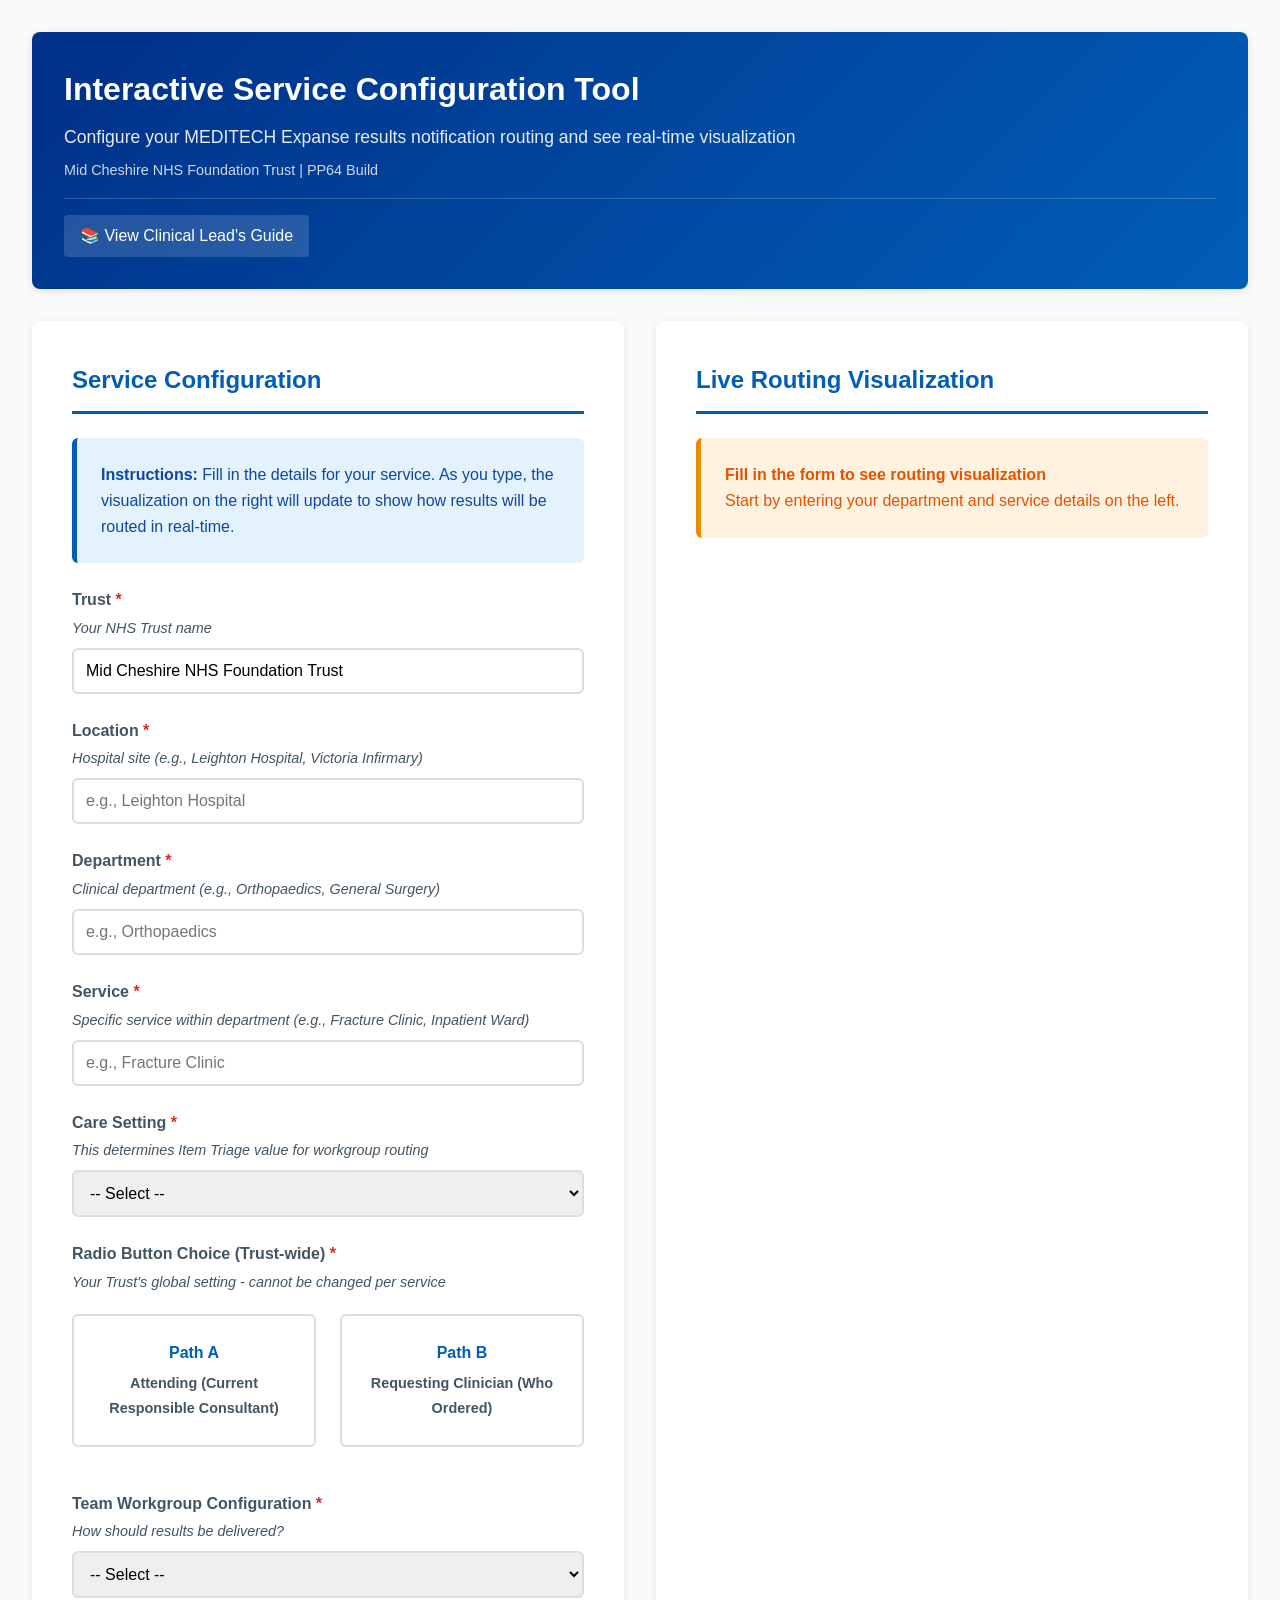
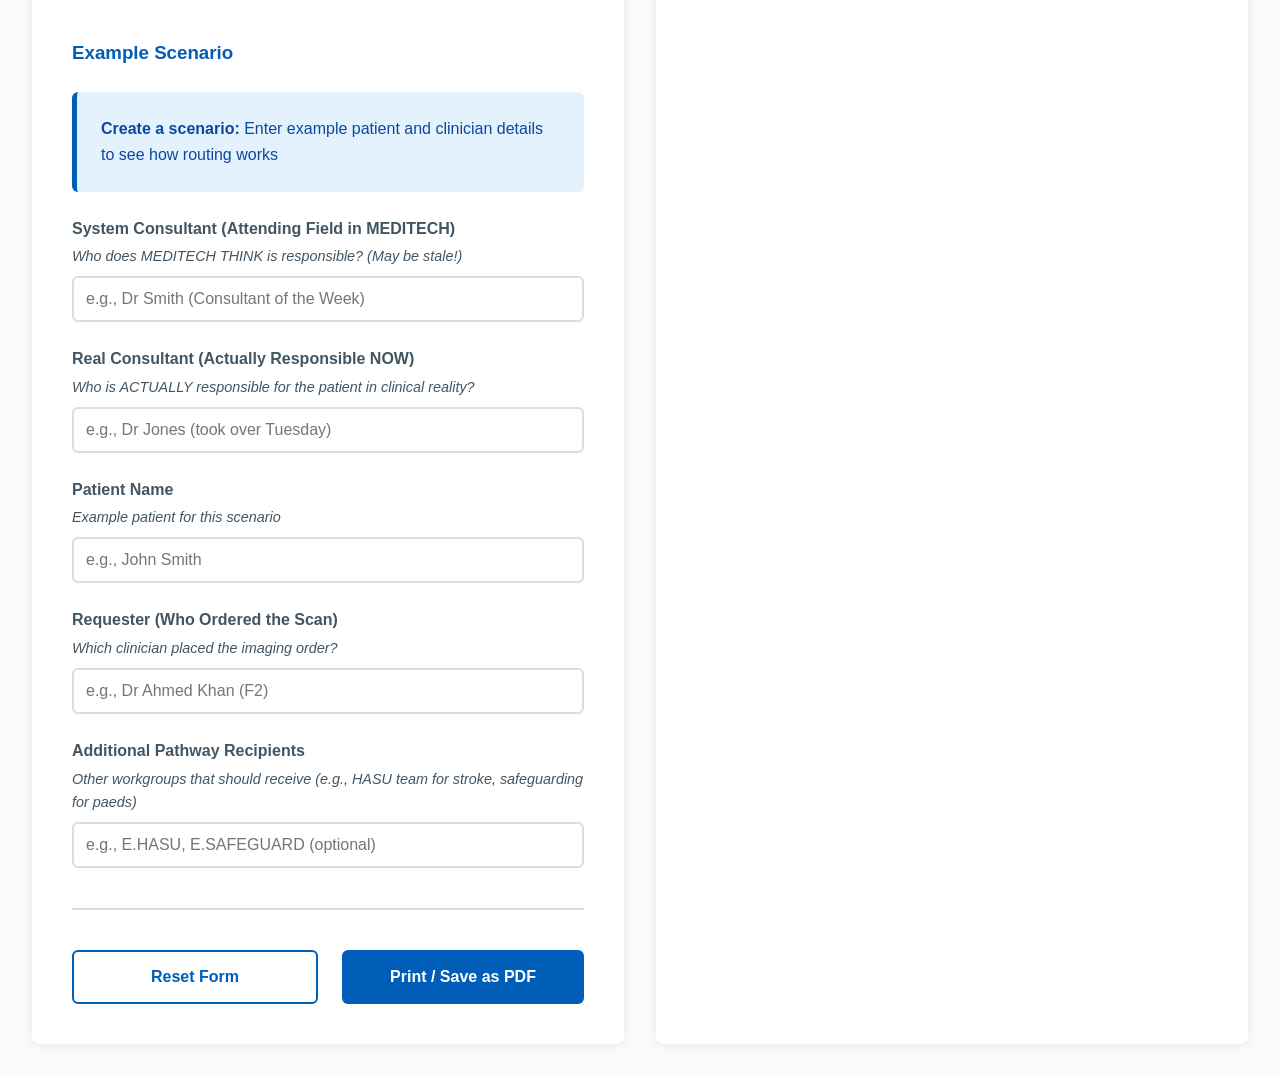
<file: interactive-configurator.html>
<!DOCTYPE html>
<html lang="en">
<head>
    <meta charset="UTF-8">
    <meta name="viewport" content="width=device-width, initial-scale=1.0">
    <title>Interactive Service Configuration Tool - MEDITECH Expanse</title>
    <style>
        :root {
            --color-nhs-blue: #005eb8;
            --color-nhs-dark-blue: #003087;
            --color-clinical-grey: #425563;
            --color-text-primary: #212b32;
            --color-text-secondary: #425563;
            --color-path-a: #1976d2;
            --color-path-b: #f57c00;
            --color-success: #007f3b;
            --color-warning: #ed8b00;
            --color-critical: #da291c;
            --color-bg-page: #f9fafb;
            --color-border: #d8dde6;
            --spacing-sm: 0.75rem;
            --spacing-md: 1.5rem;
            --spacing-lg: 2.5rem;
        }

        * {
            box-sizing: border-box;
            margin: 0;
            padding: 0;
        }

        body {
            font-family: 'Segoe UI', Arial, sans-serif;
            background: var(--color-bg-page);
            color: var(--color-text-primary);
            line-height: 1.6;
        }

        .container {
            max-width: 1400px;
            margin: 0 auto;
            padding: 2rem;
        }

        header {
            background: linear-gradient(135deg, var(--color-nhs-dark-blue) 0%, var(--color-nhs-blue) 100%);
            color: white;
            padding: 2rem;
            margin-bottom: 2rem;
            border-radius: 8px;
            box-shadow: 0 2px 8px rgba(0,0,0,0.1);
        }

        header h1 {
            font-size: 2rem;
            margin-bottom: 0.5rem;
        }

        header p {
            opacity: 0.9;
            font-size: 1.1rem;
        }

        .layout {
            display: grid;
            grid-template-columns: 1fr 1fr;
            gap: 2rem;
        }

        .panel {
            background: white;
            border-radius: 8px;
            padding: var(--spacing-lg);
            box-shadow: 0 2px 8px rgba(0,0,0,0.08);
        }

        .panel h2 {
            color: var(--color-nhs-blue);
            margin-bottom: var(--spacing-md);
            padding-bottom: var(--spacing-sm);
            border-bottom: 3px solid var(--color-nhs-blue);
        }

        .form-group {
            margin-bottom: var(--spacing-md);
        }

        .form-group label {
            display: block;
            font-weight: 600;
            margin-bottom: 0.5rem;
            color: var(--color-clinical-grey);
        }

        .form-group label .required {
            color: var(--color-critical);
        }

        .form-group label .help {
            font-weight: 400;
            font-size: 0.9rem;
            color: var(--color-text-secondary);
            font-style: italic;
            display: block;
            margin-top: 0.25rem;
        }

        .form-group input,
        .form-group select {
            width: 100%;
            padding: 0.75rem;
            border: 2px solid var(--color-border);
            border-radius: 6px;
            font-size: 1rem;
            font-family: inherit;
            transition: border-color 0.2s;
        }

        .form-group input:focus,
        .form-group select:focus {
            outline: none;
            border-color: var(--color-nhs-blue);
            box-shadow: 0 0 0 3px rgba(0,94,184,0.1);
        }

        .radio-group {
            display: flex;
            gap: var(--spacing-md);
            padding: var(--spacing-sm) 0;
        }

        .radio-option {
            flex: 1;
            position: relative;
        }

        .radio-option input[type="radio"] {
            position: absolute;
            opacity: 0;
        }

        .radio-option label {
            display: block;
            padding: var(--spacing-md);
            border: 2px solid var(--color-border);
            border-radius: 6px;
            cursor: pointer;
            transition: all 0.2s;
            text-align: center;
        }

        .radio-option input[type="radio"]:checked + label {
            border-color: var(--color-nhs-blue);
            background: #e3f2fd;
            font-weight: 600;
        }

        .radio-option label strong {
            display: block;
            margin-bottom: 0.25rem;
            color: var(--color-nhs-blue);
        }

        .radio-option label span {
            font-size: 0.9rem;
            color: var(--color-text-secondary);
        }

        /* Visualization Styles */
        .visualization {
            margin-top: var(--spacing-lg);
        }

        .scenario-header {
            background: var(--color-bg-page);
            padding: var(--spacing-md);
            border-radius: 6px;
            margin-bottom: var(--spacing-md);
        }

        .scenario-header h3 {
            color: var(--color-nhs-dark-blue);
            margin-bottom: 0.5rem;
        }

        .scenario-vars {
            display: grid;
            grid-template-columns: repeat(2, 1fr);
            gap: var(--spacing-sm);
            font-size: 0.9rem;
        }

        .var-item {
            padding: 0.5rem;
            background: white;
            border-radius: 4px;
            border-left: 3px solid var(--color-nhs-blue);
        }

        .var-item strong {
            color: var(--color-nhs-blue);
            font-size: 0.85rem;
        }

        .var-item .value {
            color: var(--color-text-primary);
            font-weight: 600;
        }

        .var-item .empty {
            color: var(--color-text-secondary);
            font-style: italic;
        }

        .flow-diagram {
            margin-top: var(--spacing-lg);
        }

        .flow-step {
            margin-bottom: var(--spacing-md);
            position: relative;
        }

        .flow-step::after {
            content: '↓';
            display: block;
            text-align: center;
            font-size: 1.5rem;
            color: var(--color-nhs-blue);
            margin: 0.5rem 0;
        }

        .flow-step:last-child::after {
            display: none;
        }

        .flow-box {
            background: white;
            border: 2px solid var(--color-border);
            border-radius: 6px;
            padding: var(--spacing-md);
        }

        .flow-box.trigger {
            border-color: var(--color-success);
            background: #e8f5e9;
        }

        .flow-box.routing {
            border-color: var(--color-nhs-blue);
            background: #e3f2fd;
        }

        .flow-box.recipients {
            border-color: var(--color-warning);
            background: #fff8e1;
        }

        .flow-box h4 {
            color: var(--color-nhs-dark-blue);
            margin-bottom: 0.75rem;
            font-size: 1rem;
        }

        .flow-box .content {
            font-size: 0.95rem;
        }

        .recipient-list {
            list-style: none;
            padding: 0;
        }

        .recipient-list li {
            padding: 0.5rem;
            margin-bottom: 0.5rem;
            background: white;
            border-radius: 4px;
            border-left: 4px solid var(--color-nhs-blue);
        }

        .recipient-list li.primary {
            border-left-color: var(--color-success);
            background: #e8f5e9;
        }

        .recipient-list li.secondary {
            border-left-color: var(--color-warning);
            background: #fff8e1;
        }

        .recipient-list li strong {
            display: block;
            font-size: 0.85rem;
            color: var(--color-text-secondary);
        }

        .path-comparison {
            display: grid;
            grid-template-columns: 1fr 1fr;
            gap: var(--spacing-md);
            margin-top: var(--spacing-md);
        }

        .path-panel {
            padding: var(--spacing-md);
            border-radius: 6px;
            border: 2px solid;
        }

        .path-panel.path-a {
            border-color: var(--color-path-a);
            background: #e3f2fd;
        }

        .path-panel.path-b {
            border-color: var(--color-path-b);
            background: #fff3e0;
        }

        .path-panel h4 {
            margin-bottom: var(--spacing-sm);
            font-size: 1rem;
        }

        .path-panel.path-a h4 {
            color: var(--color-path-a);
        }

        .path-panel.path-b h4 {
            color: var(--color-path-b);
        }

        .buttons {
            display: flex;
            gap: var(--spacing-md);
            margin-top: var(--spacing-lg);
            padding-top: var(--spacing-lg);
            border-top: 2px solid var(--color-border);
        }

        .btn {
            padding: 1rem 2rem;
            border: none;
            border-radius: 6px;
            font-size: 1rem;
            font-weight: 600;
            cursor: pointer;
            transition: all 0.2s;
            flex: 1;
        }

        .btn-primary {
            background: var(--color-nhs-blue);
            color: white;
        }

        .btn-primary:hover {
            background: var(--color-nhs-dark-blue);
            transform: translateY(-2px);
            box-shadow: 0 4px 12px rgba(0,94,184,0.3);
        }

        .btn-secondary {
            background: white;
            color: var(--color-nhs-blue);
            border: 2px solid var(--color-nhs-blue);
        }

        .btn-secondary:hover {
            background: #e3f2fd;
        }

        .alert {
            padding: var(--spacing-md);
            border-radius: 6px;
            margin-bottom: var(--spacing-md);
            border-left: 5px solid;
        }

        .alert.info {
            background: #e3f2fd;
            border-color: var(--color-nhs-blue);
            color: #0d47a1;
        }

        .alert.warning {
            background: #fff3e0;
            border-color: var(--color-warning);
            color: #e65100;
        }

        .alert.success {
            background: #e8f5e9;
            border-color: var(--color-success);
            color: #1b5e20;
        }

        @media print {
            body {
                background: white;
            }
            .buttons {
                display: none;
            }
            .layout {
                display: block;
            }
            .panel {
                page-break-inside: avoid;
                margin-bottom: 2rem;
            }
        }

        @media (max-width: 1024px) {
            .layout {
                grid-template-columns: 1fr;
            }
            .path-comparison {
                grid-template-columns: 1fr;
            }
        }
    </style>
</head>
<body>
    <div class="container">
        <header>
            <h1>Interactive Service Configuration Tool</h1>
            <p>Configure your MEDITECH Expanse results notification routing and see real-time visualization</p>
            <p style="font-size: 0.9rem; opacity: 0.8; margin-top: 0.5rem;">Mid Cheshire NHS Foundation Trust | PP64 Build</p>
            <div style="margin-top: 1rem; padding-top: 1rem; border-top: 1px solid rgba(255,255,255,0.2);">
                <a href="clinical-guide-enhanced.html" style="color: white; text-decoration: none; font-weight: 500; display: inline-flex; align-items: center; gap: 0.5rem; background: rgba(255,255,255,0.15); padding: 0.5rem 1rem; border-radius: 4px; transition: background 0.2s;">
                    📚 View Clinical Lead's Guide
                </a>
            </div>
        </header>

        <div class="layout">
            <!-- Left Panel: Input Form -->
            <div class="panel">
                <h2>Service Configuration</h2>

                <div class="alert info">
                    <strong>Instructions:</strong> Fill in the details for your service. As you type, the visualization on the right will update to show how results will be routed in real-time.
                </div>

                <form id="configForm">
                    <!-- Trust & Location -->
                    <div class="form-group">
                        <label>
                            Trust <span class="required">*</span>
                            <span class="help">Your NHS Trust name</span>
                        </label>
                        <input type="text" id="trust" value="Mid Cheshire NHS Foundation Trust" required>
                    </div>

                    <div class="form-group">
                        <label>
                            Location <span class="required">*</span>
                            <span class="help">Hospital site (e.g., Leighton Hospital, Victoria Infirmary)</span>
                        </label>
                        <input type="text" id="location" placeholder="e.g., Leighton Hospital" required>
                    </div>

                    <!-- Department & Service -->
                    <div class="form-group">
                        <label>
                            Department <span class="required">*</span>
                            <span class="help">Clinical department (e.g., Orthopaedics, General Surgery)</span>
                        </label>
                        <input type="text" id="department" placeholder="e.g., Orthopaedics" required>
                    </div>

                    <div class="form-group">
                        <label>
                            Service <span class="required">*</span>
                            <span class="help">Specific service within department (e.g., Fracture Clinic, Inpatient Ward)</span>
                        </label>
                        <input type="text" id="service" placeholder="e.g., Fracture Clinic" required>
                    </div>

                    <!-- Care Setting -->
                    <div class="form-group">
                        <label>
                            Care Setting <span class="required">*</span>
                            <span class="help">This determines Item Triage value for workgroup routing</span>
                        </label>
                        <select id="careSetting" required>
                            <option value="">-- Select --</option>
                            <option value="inpatient">Inpatient (Item Triage = INPRESULT)</option>
                            <option value="ambulatory">Outpatient/Ambulatory (Item Triage = AMBRESULT)</option>
                        </select>
                    </div>

                    <!-- Radio Button Choice -->
                    <div class="form-group">
                        <label>
                            Radio Button Choice (Trust-wide) <span class="required">*</span>
                            <span class="help">Your Trust's global setting - cannot be changed per service</span>
                        </label>
                        <div class="radio-group">
                            <div class="radio-option">
                                <input type="radio" id="pathA" name="radioButton" value="attending" required>
                                <label for="pathA">
                                    <strong>Path A</strong>
                                    <span>Attending (Current Responsible Consultant)</span>
                                </label>
                            </div>
                            <div class="radio-option">
                                <input type="radio" id="pathB" name="radioButton" value="requesting" required>
                                <label for="pathB">
                                    <strong>Path B</strong>
                                    <span>Requesting Clinician (Who Ordered)</span>
                                </label>
                            </div>
                        </div>
                    </div>

                    <!-- Workgroup Configuration -->
                    <div class="form-group">
                        <label>
                            Team Workgroup Configuration <span class="required">*</span>
                            <span class="help">How should results be delivered?</span>
                        </label>
                        <select id="deliverTo" required>
                            <option value="">-- Select --</option>
                            <option value="provider">Provider Only (individual delivery only)</option>
                            <option value="both">Workgroup and Provider (RECOMMENDED for inpatients)</option>
                            <option value="workgroup">Workgroup Only (suppress individual delivery)</option>
                        </select>
                    </div>

                    <div class="form-group" id="workgroupNameGroup" style="display: none;">
                        <label>
                            Workgroup Name
                            <span class="help">e.g., E.ORTHOINPT, E.FRACTCLINIC</span>
                        </label>
                        <input type="text" id="workgroupName" placeholder="e.g., E.ORTHOINPT">
                    </div>

                    <!-- Example Scenario Variables -->
                    <h3 style="margin: var(--spacing-lg) 0 var(--spacing-md); color: var(--color-nhs-blue);">Example Scenario</h3>

                    <div class="alert info">
                        <strong>Create a scenario:</strong> Enter example patient and clinician details to see how routing works
                    </div>

                    <div class="form-group">
                        <label>
                            System Consultant (Attending Field in MEDITECH)
                            <span class="help">Who does MEDITECH THINK is responsible? (May be stale!)</span>
                        </label>
                        <input type="text" id="systemConsultant" placeholder="e.g., Dr Smith (Consultant of the Week)">
                    </div>

                    <div class="form-group">
                        <label>
                            Real Consultant (Actually Responsible NOW)
                            <span class="help">Who is ACTUALLY responsible for the patient in clinical reality?</span>
                        </label>
                        <input type="text" id="realConsultant" placeholder="e.g., Dr Jones (took over Tuesday)">
                    </div>

                    <div class="alert warning" id="dataQualityWarning" style="display: none; margin-top: 0.5rem;">
                        <strong>⚠️ DATA QUALITY GAP DETECTED:</strong> System Consultant ≠ Real Consultant<br>
                        This is the "stale Attending field" problem. Path A will deliver to the WRONG consultant.
                    </div>

                    <div class="form-group">
                        <label>
                            Patient Name
                            <span class="help">Example patient for this scenario</span>
                        </label>
                        <input type="text" id="patientName" placeholder="e.g., John Smith">
                    </div>

                    <div class="form-group">
                        <label>
                            Requester (Who Ordered the Scan)
                            <span class="help">Which clinician placed the imaging order?</span>
                        </label>
                        <input type="text" id="requester" placeholder="e.g., Dr Ahmed Khan (F2)">
                    </div>

                    <div class="form-group">
                        <label>
                            Additional Pathway Recipients
                            <span class="help">Other workgroups that should receive (e.g., HASU team for stroke, safeguarding for paeds)</span>
                        </label>
                        <input type="text" id="additionalRecipients" placeholder="e.g., E.HASU, E.SAFEGUARD (optional)">
                    </div>

                    <div class="buttons">
                        <button type="button" class="btn btn-secondary" onclick="resetForm()">Reset Form</button>
                        <button type="button" class="btn btn-primary" onclick="window.print()">Print / Save as PDF</button>
                    </div>
                </form>
            </div>

            <!-- Right Panel: Visualization -->
            <div class="panel">
                <h2>Live Routing Visualization</h2>

                <div id="visualization">
                    <div class="alert warning" id="emptyState">
                        <strong>Fill in the form to see routing visualization</strong><br>
                        Start by entering your department and service details on the left.
                    </div>

                    <div id="visualizationContent" style="display: none;">
                        <!-- Scenario Header -->
                        <div class="scenario-header">
                            <h3 id="scenarioTitle">Configuration Preview</h3>
                            <div class="scenario-vars">
                                <div class="var-item">
                                    <strong>Trust:</strong>
                                    <div id="var-trust" class="value"></div>
                                </div>
                                <div class="var-item">
                                    <strong>Location:</strong>
                                    <div id="var-location" class="value"></div>
                                </div>
                                <div class="var-item">
                                    <strong>Department:</strong>
                                    <div id="var-department" class="value"></div>
                                </div>
                                <div class="var-item">
                                    <strong>Service:</strong>
                                    <div id="var-service" class="value"></div>
                                </div>
                                <div class="var-item">
                                    <strong>Care Setting:</strong>
                                    <div id="var-careSetting" class="value"></div>
                                </div>
                                <div class="var-item">
                                    <strong>Radio Button:</strong>
                                    <div id="var-radioButton" class="value"></div>
                                </div>
                                <div class="var-item" id="var-systemConsultantItem">
                                    <strong>System Consultant:</strong>
                                    <div id="var-systemConsultant" class="value"></div>
                                </div>
                                <div class="var-item" id="var-realConsultantItem">
                                    <strong>Real Consultant:</strong>
                                    <div id="var-realConsultant" class="value"></div>
                                </div>
                                <div class="var-item" id="var-requesterItem">
                                    <strong>Requester:</strong>
                                    <div id="var-requester" class="value"></div>
                                </div>
                                <div class="var-item" id="var-patientItem">
                                    <strong>Patient:</strong>
                                    <div id="var-patient" class="value"></div>
                                </div>
                            </div>

                            <!-- Data Quality Gap Alert -->
                            <div id="dataQualityGapAlert" style="display: none; margin-top: 1rem; padding: 1rem; background: #ffebee; border-left: 5px solid var(--color-critical); border-radius: 4px;">
                                <strong style="color: var(--color-critical);">⚠️ DATA QUALITY GAP:</strong>
                                <div style="margin-top: 0.5rem; font-size: 0.95rem;">
                                    System shows <strong id="gapSystem"></strong> as Attending, but <strong id="gapReal"></strong> is actually responsible.
                                    <div style="margin-top: 0.5rem; font-style: italic; color: var(--color-text-secondary);">
                                        This is the "Consultant of the Week" / "Stale Attending field" problem (see S25).
                                    </div>
                                </div>
                            </div>
                        </div>

                        <!-- Flow Diagram -->
                        <div class="flow-diagram">
                            <div class="flow-step">
                                <div class="flow-box trigger">
                                    <h4>1. Report Authorised in CRIS</h4>
                                    <div class="content">
                                        Radiologist authorizes report for patient: <strong id="flow-patient" class="empty">[Enter patient name]</strong>
                                        <div style="margin-top: 0.5rem; font-size: 0.9rem;">
                                            HL7 message sent to MEDITECH Expanse →
                                        </div>
                                    </div>
                                </div>
                            </div>

                            <div class="flow-step">
                                <div class="flow-box routing">
                                    <h4>2. MEDITECH Determines Routing</h4>
                                    <div class="content" id="routingLogic">
                                        <div style="margin-bottom: 0.5rem;"><strong>RESULTTASK Configuration:</strong></div>
                                        <div id="routingDetails"></div>
                                    </div>
                                </div>
                            </div>

                            <div class="flow-step">
                                <div class="flow-box recipients">
                                    <h4>3. Result Tasks Created</h4>
                                    <div class="content">
                                        <ul class="recipient-list" id="recipientList">
                                            <li class="empty">Configuration incomplete - select options above</li>
                                        </ul>
                                    </div>
                                </div>
                            </div>
                        </div>

                        <!-- Path Comparison -->
                        <div class="visualization" id="pathComparison" style="display: none;">
                            <h3 style="margin-bottom: var(--spacing-md); color: var(--color-nhs-dark-blue);">Path A vs Path B Comparison</h3>
                            <div class="path-comparison">
                                <div class="path-panel path-a">
                                    <h4>If Trust Uses Path A (Attending)</h4>
                                    <div id="pathARecipients"></div>
                                </div>
                                <div class="path-panel path-b">
                                    <h4>If Trust Uses Path B (Requesting)</h4>
                                    <div id="pathBRecipients"></div>
                                </div>
                            </div>
                        </div>
                    </div>
                </div>
            </div>
        </div>
    </div>

    <script>
        // Form elements
        const form = document.getElementById('configForm');
        const inputs = {
            trust: document.getElementById('trust'),
            location: document.getElementById('location'),
            department: document.getElementById('department'),
            service: document.getElementById('service'),
            careSetting: document.getElementById('careSetting'),
            radioButton: document.getElementsByName('radioButton'),
            deliverTo: document.getElementById('deliverTo'),
            workgroupName: document.getElementById('workgroupName'),
            systemConsultant: document.getElementById('systemConsultant'),
            realConsultant: document.getElementById('realConsultant'),
            patientName: document.getElementById('patientName'),
            requester: document.getElementById('requester'),
            additionalRecipients: document.getElementById('additionalRecipients')
        };

        // Show/hide workgroup name field
        inputs.deliverTo.addEventListener('change', function() {
            const workgroupNameGroup = document.getElementById('workgroupNameGroup');
            if (this.value === 'both' || this.value === 'workgroup') {
                workgroupNameGroup.style.display = 'block';
                inputs.workgroupName.required = true;
            } else {
                workgroupNameGroup.style.display = 'none';
                inputs.workgroupName.required = false;
            }
            updateVisualization();
        });

        // Add change listeners to all inputs
        Object.values(inputs).forEach(input => {
            if (input.length) { // Radio buttons
                Array.from(input).forEach(radio => {
                    radio.addEventListener('change', updateVisualization);
                });
            } else {
                input.addEventListener('input', updateVisualization);
                input.addEventListener('change', updateVisualization);
            }
        });

        function getRadioValue(name) {
            const radio = document.querySelector(`input[name="${name}"]:checked`);
            return radio ? radio.value : '';
        }

        function updateVisualization() {
            const trust = inputs.trust.value;
            const location = inputs.location.value;
            const department = inputs.department.value;
            const service = inputs.service.value;
            const careSetting = inputs.careSetting.value;
            const radioButton = getRadioValue('radioButton');
            const deliverTo = inputs.deliverTo.value;
            const workgroupName = inputs.workgroupName.value;
            const systemConsultant = inputs.systemConsultant.value;
            const realConsultant = inputs.realConsultant.value;
            const patientName = inputs.patientName.value;
            const requester = inputs.requester.value;
            const additionalRecipients = inputs.additionalRecipients.value;

            // Check for data quality gap
            const dataQualityWarning = document.getElementById('dataQualityWarning');
            if (systemConsultant && realConsultant && systemConsultant.trim() !== realConsultant.trim()) {
                dataQualityWarning.style.display = 'block';
            } else {
                dataQualityWarning.style.display = 'none';
            }

            // Check if minimum required fields are filled
            const hasMinimumData = trust && department && service;

            const emptyState = document.getElementById('emptyState');
            const visualizationContent = document.getElementById('visualizationContent');

            if (!hasMinimumData) {
                emptyState.style.display = 'block';
                visualizationContent.style.display = 'none';
                return;
            }

            emptyState.style.display = 'none';
            visualizationContent.style.display = 'block';

            // Update scenario header
            document.getElementById('scenarioTitle').textContent =
                `${service} - ${department}` + (location ? ` @ ${location}` : '');

            // Update variables display
            document.getElementById('var-trust').innerHTML = trust || '<span class="empty">Not specified</span>';
            document.getElementById('var-location').innerHTML = location || '<span class="empty">Not specified</span>';
            document.getElementById('var-department').innerHTML = department || '<span class="empty">Not specified</span>';
            document.getElementById('var-service').innerHTML = service || '<span class="empty">Not specified</span>';

            const careSettingText = careSetting === 'inpatient' ? 'Inpatient (INPRESULT)' :
                                   careSetting === 'ambulatory' ? 'Outpatient (AMBRESULT)' :
                                   '<span class="empty">Not selected</span>';
            document.getElementById('var-careSetting').innerHTML = careSettingText;

            const radioButtonText = radioButton === 'attending' ? 'Path A (Attending)' :
                                   radioButton === 'requesting' ? 'Path B (Requesting Clinician)' :
                                   '<span class="empty">Not selected</span>';
            document.getElementById('var-radioButton').innerHTML = radioButtonText;

            // Update scenario variables
            document.getElementById('var-systemConsultant').innerHTML = systemConsultant || '<span class="empty">Not entered</span>';
            document.getElementById('var-realConsultant').innerHTML = realConsultant || '<span class="empty">Not entered</span>';
            document.getElementById('var-requester').innerHTML = requester || '<span class="empty">Not entered</span>';
            document.getElementById('var-patient').innerHTML = patientName || '<span class="empty">Not entered</span>';

            // Show/hide variable items based on whether they're filled
            document.getElementById('var-systemConsultantItem').style.display = systemConsultant ? 'block' : 'none';
            document.getElementById('var-realConsultantItem').style.display = realConsultant ? 'block' : 'none';
            document.getElementById('var-requesterItem').style.display = requester ? 'block' : 'none';
            document.getElementById('var-patientItem').style.display = patientName ? 'block' : 'none';

            // Update data quality gap alert in header
            const dataQualityGapAlert = document.getElementById('dataQualityGapAlert');
            if (systemConsultant && realConsultant && systemConsultant.trim() !== realConsultant.trim()) {
                dataQualityGapAlert.style.display = 'block';
                document.getElementById('gapSystem').textContent = systemConsultant;
                document.getElementById('gapReal').textContent = realConsultant;

                // Highlight the variables with data quality gap
                const systemItem = document.getElementById('var-systemConsultantItem');
                const realItem = document.getElementById('var-realConsultantItem');
                systemItem.style.borderLeftColor = 'var(--color-critical)';
                systemItem.style.background = '#ffebee';
                realItem.style.borderLeftColor = 'var(--color-success)';
                realItem.style.background = '#e8f5e9';
            } else {
                dataQualityGapAlert.style.display = 'none';
                // Reset colors
                const systemItem = document.getElementById('var-systemConsultantItem');
                const realItem = document.getElementById('var-realConsultantItem');
                if (systemItem) {
                    systemItem.style.borderLeftColor = 'var(--color-nhs-blue)';
                    systemItem.style.background = 'white';
                }
                if (realItem) {
                    realItem.style.borderLeftColor = 'var(--color-nhs-blue)';
                    realItem.style.background = 'white';
                }
            }

            // Update flow patient name
            document.getElementById('flow-patient').innerHTML = patientName || '<span class="empty">[Enter patient name]</span>';
            document.getElementById('flow-patient').className = patientName ? 'value' : 'empty';

            // Update routing logic
            let routingDetails = '';
            if (radioButton && deliverTo) {
                routingDetails = `<div style="margin-bottom: 0.5rem;">• RESULTTASK: IMG.${department.toUpperCase().replace(/\s+/g, '')}</div>`;
                routingDetails += `<div style="margin-bottom: 0.5rem;">• Radio Button = <strong>${radioButton === 'attending' ? 'Attending' : 'Requesting Clinician'}</strong></div>`;
                routingDetails += `<div style="margin-bottom: 0.5rem;">• Deliver To = <strong>${deliverTo === 'provider' ? 'Provider Only' : deliverTo === 'both' ? 'Workgroup and Provider' : 'Workgroup Only'}</strong></div>`;
                if (workgroupName && (deliverTo === 'both' || deliverTo === 'workgroup')) {
                    routingDetails += `<div style="margin-bottom: 0.5rem;">• Workgroup = <strong>${workgroupName}</strong></div>`;
                    if (careSetting) {
                        routingDetails += `<div>• Item Triage = <strong>${careSetting === 'inpatient' ? 'INPRESULT' : 'AMBRESULT'}</strong></div>`;
                    }
                }
            } else {
                routingDetails = '<span class="empty">Select Radio Button and Delivery method above</span>';
            }
            document.getElementById('routingDetails').innerHTML = routingDetails;

            // Update recipient list
            const recipientList = document.getElementById('recipientList');
            recipientList.innerHTML = '';

            if (radioButton && deliverTo) {
                let primaryRecipient = '';
                let hasDataQualityGap = false;

                if (radioButton === 'attending') {
                    primaryRecipient = systemConsultant || 'Current Attending Consultant';
                    // Check for data quality gap
                    if (systemConsultant && realConsultant && systemConsultant.trim() !== realConsultant.trim()) {
                        hasDataQualityGap = true;
                    }
                } else {
                    primaryRecipient = requester || 'Requesting Clinician';
                }

                // Primary recipient (individual)
                if (deliverTo !== 'workgroup') {
                    const li = document.createElement('li');

                    if (hasDataQualityGap) {
                        li.className = 'primary';
                        li.style.borderLeftColor = 'var(--color-critical)';
                        li.style.background = '#ffebee';
                        li.innerHTML = `<strong>PRIMARY (Individual) - ⚠️ DATA QUALITY ISSUE:</strong><br>` +
                                      `MEDITECH will deliver to: <strong>${systemConsultant}</strong> (stale Attending field)<br>` +
                                      `SHOULD deliver to: <strong>${realConsultant}</strong> (actually responsible)<br>` +
                                      `<em style="color: var(--color-critical); margin-top: 0.5rem; display: block;">` +
                                      `This is Path A's silent failure mode. Result goes to WRONG consultant. No error message.</em>`;
                    } else {
                        li.className = 'primary';
                        li.innerHTML = `<strong>PRIMARY (Individual):</strong> ${primaryRecipient}`;
                    }
                    recipientList.appendChild(li);
                }

                // Workgroup recipient
                if (deliverTo === 'both' || deliverTo === 'workgroup') {
                    if (workgroupName) {
                        const li = document.createElement('li');
                        li.className = deliverTo === 'workgroup' ? 'primary' : 'secondary';
                        li.innerHTML = `<strong>${deliverTo === 'workgroup' ? 'PRIMARY' : 'SECONDARY'} (Team Workgroup):</strong> ${workgroupName}`;
                        recipientList.appendChild(li);
                    }
                }

                // Additional recipients (pathway routing)
                if (additionalRecipients) {
                    const recipients = additionalRecipients.split(',').map(r => r.trim()).filter(r => r);
                    recipients.forEach(recipient => {
                        const li = document.createElement('li');
                        li.className = 'secondary';
                        li.innerHTML = `<strong>ADDITIONAL (Pathway Routing):</strong> ${recipient}`;
                        recipientList.appendChild(li);
                    });
                }
            }

            // Show path comparison if we have scenario data
            const pathComparison = document.getElementById('pathComparison');
            if (systemConsultant && requester) {
                pathComparison.style.display = 'block';
                updatePathComparison(systemConsultant, realConsultant, requester, deliverTo, workgroupName, additionalRecipients);
            } else {
                pathComparison.style.display = 'none';
            }
        }

        function updatePathComparison(systemConsultant, realConsultant, requester, deliverTo, workgroupName, additionalRecipients) {
            const hasDataQualityGap = systemConsultant && realConsultant && systemConsultant.trim() !== realConsultant.trim();

            // Path A recipients
            let pathAHtml = '<ul class="recipient-list" style="margin-top: 0.5rem;">';
            if (deliverTo !== 'workgroup') {
                if (hasDataQualityGap) {
                    pathAHtml += `<li style="border-left-color: var(--color-critical); background: #ffebee;">` +
                                `<strong>Individual (WRONG!):</strong> ${systemConsultant}<br>` +
                                `<em style="color: var(--color-critical);">Should be: ${realConsultant}</em>` +
                                `</li>`;
                } else {
                    pathAHtml += `<li class="primary"><strong>Individual:</strong> ${systemConsultant}</li>`;
                }
            }
            if ((deliverTo === 'both' || deliverTo === 'workgroup') && workgroupName) {
                pathAHtml += `<li class="secondary"><strong>Workgroup:</strong> ${workgroupName}</li>`;
            }
            if (additionalRecipients) {
                const recipients = additionalRecipients.split(',').map(r => r.trim()).filter(r => r);
                recipients.forEach(recipient => {
                    pathAHtml += `<li class="secondary"><strong>Pathway:</strong> ${recipient}</li>`;
                });
            }
            pathAHtml += '</ul>';
            document.getElementById('pathARecipients').innerHTML = pathAHtml;

            // Path B recipients
            let pathBHtml = '<ul class="recipient-list" style="margin-top: 0.5rem;">';
            if (deliverTo !== 'workgroup') {
                pathBHtml += `<li class="primary"><strong>Individual:</strong> ${requester}</li>`;
            }
            if ((deliverTo === 'both' || deliverTo === 'workgroup') && workgroupName) {
                pathBHtml += `<li class="secondary"><strong>Workgroup:</strong> ${workgroupName}</li>`;
            }
            if (additionalRecipients) {
                const recipients = additionalRecipients.split(',').map(r => r.trim()).filter(r => r);
                recipients.forEach(recipient => {
                    pathBHtml += `<li class="secondary"><strong>Pathway:</strong> ${recipient}</li>`;
                });
            }
            pathBHtml += '</ul>';
            document.getElementById('pathBRecipients').innerHTML = pathBHtml;
        }

        function resetForm() {
            if (confirm('Are you sure you want to reset the form? All entered data will be cleared.')) {
                form.reset();
                updateVisualization();
            }
        }

        // Initial update
        updateVisualization();
    </script>
</body>
</html>
</file>
<file: clinical-styles-enhanced.css>
/* =====================================================
   Clinical Lead's Guide - Enhanced with Left Sidebar
   Optimized for: Clarity, Readability, Easy Navigation
   ===================================================== */

:root {
  /* NHS-inspired Professional Colors */
  --color-nhs-blue: #005eb8;
  --color-nhs-dark-blue: #003087;
  --color-clinical-grey: #425563;
  --color-text-primary: #212b32;
  --color-text-secondary: #425563;

  /* Path Colors - Muted Professional */
  --color-path-a: #cce4f7;
  --color-path-b: #ffecd1;

  /* Alert Colors */
  --color-critical: #da291c;
  --color-warning: #ed8b00;
  --color-success: #007f3b;
  --color-info: #768692;

  /* Backgrounds */
  --color-bg-page: #ffffff;
  --color-bg-section: #f9fafb;
  --color-bg-card: #ffffff;
  --color-border: #d8dde6;

  /* Sidebar */
  --sidebar-width: 240px;

  /* Typography - Larger for readability */
  --font-body: 'Segoe UI', Arial, sans-serif;
  --font-size-base: 17px;
  --line-height-base: 1.7;

  /* Spacing */
  --spacing-sm: 0.75rem;
  --spacing-md: 1.5rem;
  --spacing-lg: 2.5rem;
  --spacing-xl: 4rem;
}

/* ===== BASE STYLES ===== */
* {
  box-sizing: border-box;
  margin: 0;
  padding: 0;
}

html {
  scroll-behavior: smooth;
  font-size: var(--font-size-base);
}

body {
  font-family: var(--font-body);
  line-height: var(--line-height-base);
  color: var(--color-text-primary);
  background-color: var(--color-bg-page);
  -webkit-font-smoothing: antialiased;
}

/* ===== SIDEBAR NAVIGATION ===== */
.sidebar {
  position: fixed;
  left: 0;
  top: 0;
  width: var(--sidebar-width);
  height: 100vh;
  background: linear-gradient(180deg, var(--color-nhs-dark-blue) 0%, var(--color-nhs-blue) 100%);
  color: white;
  overflow-y: auto;
  z-index: 1000;
  box-shadow: 2px 0 8px rgba(0,0,0,0.1);
}

.sidebar-header {
  padding: 2rem 1.5rem 1rem;
  border-bottom: 1px solid rgba(255,255,255,0.2);
}

.sidebar-header h2 {
  font-size: 1.3rem;
  font-weight: 600;
  color: white;
  border: none;
  margin: 0;
  padding: 0;
}

.sidebar-nav {
  list-style: none;
  padding: 1rem 0;
}

.sidebar-nav li {
  margin: 0;
}

.sidebar-nav .nav-link {
  display: block;
  padding: 1rem 1.5rem;
  color: rgba(255,255,255,0.9);
  text-decoration: none;
  transition: all 0.2s;
  border-left: 4px solid transparent;
  font-size: 1rem;
  font-weight: 500;
}

.sidebar-nav .nav-link:hover {
  background: rgba(255,255,255,0.1);
  color: white;
  border-left-color: rgba(255,255,255,0.5);
}

.sidebar-nav .nav-link.active {
  background: rgba(255,255,255,0.15);
  color: white;
  border-left-color: white;
  font-weight: 600;
}

/* ===== MAIN WRAPPER ===== */
.main-wrapper {
  margin-left: var(--sidebar-width);
  min-height: 100vh;
  display: flex;
  flex-direction: column;
}

/* ===== TYPOGRAPHY ===== */
h1 {
  font-size: 2.2rem;
  font-weight: 600;
  color: var(--color-nhs-blue);
  line-height: 1.2;
  margin-bottom: 0.5rem;
}

h2 {
  font-size: 1.8rem;
  font-weight: 600;
  color: var(--color-nhs-dark-blue);
  line-height: 1.3;
  margin-bottom: 1rem;
  border-bottom: 3px solid var(--color-nhs-blue);
  padding-bottom: 0.5rem;
}

h3 {
  font-size: 1.4rem;
  font-weight: 600;
  color: var(--color-clinical-grey);
  margin-bottom: 0.75rem;
  margin-top: var(--spacing-lg);
}

h4 {
  font-size: 1.1rem;
  font-weight: 600;
  color: var(--color-text-primary);
  margin-bottom: 0.5rem;
}

p {
  margin-bottom: 1rem;
}

strong {
  font-weight: 600;
  color: var(--color-text-primary);
}

em {
  font-style: italic;
  color: var(--color-text-secondary);
  font-size: 0.95em;
}

code {
  background: var(--color-bg-section);
  padding: 0.2em 0.5em;
  border-radius: 3px;
  font-family: 'Consolas', monospace;
  font-size: 0.9em;
}

/* ===== LAYOUT ===== */
.container {
  max-width: 1100px;
  margin: 0 auto;
  padding: 0 2rem;
}

/* ===== HEADER ===== */
.document-header {
  background: linear-gradient(135deg, var(--color-nhs-dark-blue) 0%, var(--color-nhs-blue) 100%);
  color: white;
  padding: 2rem 0 1.5rem;
  box-shadow: 0 2px 8px rgba(0,0,0,0.1);
  position: sticky;
  top: 0;
  z-index: 100;
}

.document-header h1 {
  color: white;
  margin-bottom: 0.5rem;
  font-size: 1.9rem;
}

.subtitle {
  font-size: 1.1rem;
  opacity: 0.95;
  font-weight: 400;
  margin-bottom: 0.75rem;
}

.meta {
  font-size: 0.9rem;
  opacity: 0.85;
  border-top: 1px solid rgba(255,255,255,0.3);
  padding-top: 0.5rem;
  margin-top: 0.5rem;
}

/* ===== SECTIONS ===== */
.section {
  padding: var(--spacing-xl) 0;
  border-bottom: 1px solid var(--color-border);
}

.section:last-child {
  border-bottom: none;
}

.section-header {
  display: flex;
  justify-content: space-between;
  align-items: baseline;
  margin-bottom: var(--spacing-lg);
}

.reading-time {
  color: var(--color-text-secondary);
  font-size: 0.95rem;
  font-style: italic;
}

/* ===== EXECUTIVE SUMMARY ===== */
.executive-summary {
  background: var(--color-bg-section);
  padding: var(--spacing-lg);
  border-radius: 8px;
  border-left: 5px solid var(--color-nhs-blue);
}

.lead-text {
  font-size: 1.3rem;
  color: var(--color-nhs-dark-blue);
  font-weight: 500;
  margin-bottom: 1.5rem;
}

.process-steps {
  padding-left: 1.5rem;
  margin: var(--spacing-md) 0;
}

.process-steps li {
  margin-bottom: 0.75rem;
  padding-left: 0.5rem;
}

/* ===== DECISION BOX ===== */
.decision-box {
  background: white;
  padding: var(--spacing-lg);
  border-radius: 8px;
  border: 2px solid var(--color-nhs-blue);
  margin: var(--spacing-md) 0;
}

.two-columns {
  display: grid;
  grid-template-columns: 1fr 1fr;
  gap: var(--spacing-md);
  margin-top: var(--spacing-md);
}

.option-summary {
  padding: var(--spacing-md);
  border-radius: 6px;
  border: 2px solid;
}

.option-summary.path-a {
  background: var(--color-path-a);
  border-color: var(--color-nhs-blue);
}

.option-summary.path-b {
  background: var(--color-path-b);
  border-color: var(--color-warning);
}

.option-summary h4 {
  color: var(--color-nhs-dark-blue);
  margin-bottom: 0.75rem;
  font-size: 1.15rem;
}

.option-summary .verdict {
  margin-top: 1rem;
  margin-bottom: 0;
  font-size: 0.95rem;
}

/* ===== CONCEPT BLOCKS ===== */
.concept-block {
  display: grid;
  grid-template-columns: 60px 1fr;
  gap: var(--spacing-md);
  margin: var(--spacing-lg) 0;
  page-break-inside: avoid;
}

.concept-number {
  width: 60px;
  height: 60px;
  background: var(--color-nhs-blue);
  color: white;
  border-radius: 50%;
  display: flex;
  align-items: center;
  justify-content: center;
  font-size: 1.8rem;
  font-weight: 700;
  flex-shrink: 0;
}

.concept-content {
  flex: 1;
}

.concept-intro {
  font-size: 1.15rem;
  color: var(--color-clinical-grey);
  margin-bottom: var(--spacing-md);
  font-style: italic;
}

.explanation {
  background: var(--color-bg-section);
  padding: var(--spacing-md);
  border-radius: 6px;
  margin: var(--spacing-md) 0;
}

.clinical-comparison {
  list-style: none;
  padding: 0;
  margin: var(--spacing-sm) 0;
}

.clinical-comparison li {
  padding: 0.75rem;
  margin-bottom: 0.5rem;
  border-left: 4px solid var(--color-nhs-blue);
  background: white;
}

/* ===== TRANSLATION BOX ===== */
.translation-box {
  background: #fff8e1;
  border: 2px solid var(--color-warning);
  padding: var(--spacing-md);
  margin: var(--spacing-md) 0;
  border-radius: 6px;
}

.translation-box h4 {
  color: var(--color-warning);
  margin-bottom: var(--spacing-sm);
}

.translation-table {
  width: 100%;
  border-collapse: collapse;
  margin-top: var(--spacing-sm);
  font-size: 0.95rem;
}

.translation-table th {
  background: var(--color-warning);
  color: white;
  padding: 0.75rem;
  text-align: left;
  font-weight: 600;
}

.translation-table td {
  padding: 0.75rem;
  border-bottom: 1px solid var(--color-border);
  vertical-align: top;
}

.translation-table tr:last-child td {
  border-bottom: none;
}

.translation-table strong {
  color: var(--color-nhs-blue);
  font-family: 'Consolas', monospace;
}

/* ===== CLINICAL TRUTH/WARNING ===== */
.clinical-truth,
.clinical-warning,
.clinical-note {
  padding: var(--spacing-md);
  border-radius: 6px;
  margin: var(--spacing-md) 0;
  border-left: 5px solid;
}

.clinical-truth {
  background: #e8f5e9;
  border-color: var(--color-success);
  color: #1b5e20;
}

.clinical-warning {
  background: #fff3e0;
  border-color: var(--color-warning);
  color: #e65100;
}

.clinical-note {
  background: #e3f2fd;
  border-color: var(--color-nhs-blue);
  color: #0d47a1;
}

/* ===== FAILURE GRID ===== */
.failure-grid {
  display: grid;
  grid-template-columns: repeat(2, 1fr);
  gap: var(--spacing-md);
  margin: var(--spacing-md) 0;
}

.failure-card {
  padding: var(--spacing-md);
  border-radius: 6px;
  border: 2px solid;
}

.failure-card.critical {
  background: #ffebee;
  border-color: var(--color-critical);
}

.failure-card.warning {
  background: #fff3e0;
  border-color: var(--color-warning);
}

.failure-card.minor {
  background: #f3e5f5;
  border-color: #9c27b0;
}

.failure-card h4 {
  margin-bottom: 0.75rem;
  font-size: 1rem;
}

.failure-card p {
  font-size: 0.95rem;
  margin-bottom: 0.5rem;
}

/* ===== WORKSHEET ===== */
.worksheet {
  display: grid;
  grid-template-columns: repeat(3, 1fr);
  gap: var(--spacing-md);
  margin-bottom: var(--spacing-lg);
  padding: var(--spacing-md);
  background: var(--color-bg-section);
  border-radius: 6px;
}

.worksheet-field label {
  display: block;
  font-weight: 600;
  margin-bottom: 0.5rem;
  color: var(--color-clinical-grey);
}

.worksheet-input {
  width: 100%;
  padding: 0.75rem;
  border: 2px solid var(--color-border);
  border-radius: 4px;
  font-size: 1rem;
  font-family: var(--font-body);
}

.worksheet-input:focus {
  outline: none;
  border-color: var(--color-nhs-blue);
}

.worksheet-textarea {
  width: 100%;
  min-height: 80px;
  padding: 0.75rem;
  border: 2px solid var(--color-border);
  border-radius: 4px;
  font-size: 1rem;
  font-family: var(--font-body);
  resize: vertical;
  margin-top: 0.5rem;
}

.worksheet-textarea:focus {
  outline: none;
  border-color: var(--color-nhs-blue);
}

/* ===== DECISION QUESTIONS ===== */
.decision-question {
  background: white;
  border: 2px solid var(--color-border);
  border-radius: 8px;
  padding: var(--spacing-lg);
  margin-bottom: var(--spacing-md);
  page-break-inside: avoid;
}

.question-header {
  display: flex;
  align-items: flex-start;
  gap: var(--spacing-sm);
  margin-bottom: var(--spacing-md);
}

.q-number {
  background: var(--color-nhs-blue);
  color: white;
  width: 45px;
  height: 45px;
  border-radius: 50%;
  display: flex;
  align-items: center;
  justify-content: center;
  font-weight: 700;
  font-size: 1.1rem;
  flex-shrink: 0;
}

.question-header h4 {
  margin: 0;
  flex: 1;
  padding-top: 0.5rem;
}

.question-help {
  font-size: 0.95rem;
  color: var(--color-text-secondary);
  font-style: italic;
  margin-bottom: var(--spacing-sm);
}

.decision-options {
  display: flex;
  flex-direction: column;
  gap: var(--spacing-sm);
}

.decision-option {
  display: flex;
  gap: var(--spacing-sm);
  padding: var(--spacing-md);
  border: 2px solid var(--color-border);
  border-radius: 6px;
  cursor: pointer;
  transition: all 0.2s;
}

.decision-option:hover {
  border-color: var(--color-nhs-blue);
  background: var(--color-bg-section);
}

.decision-option input[type="radio"] {
  margin-top: 0.3rem;
  width: 20px;
  height: 20px;
  flex-shrink: 0;
  cursor: pointer;
}

.option-content {
  flex: 1;
}

.option-content strong {
  display: block;
  margin-bottom: 0.5rem;
  font-size: 1.05rem;
}

.option-content p {
  margin-bottom: 0.5rem;
  color: var(--color-text-secondary);
}

.option-content em {
  display: block;
  margin-top: 0.75rem;
  padding: 0.5rem;
  background: #e3f2fd;
  border-left: 3px solid var(--color-nhs-blue);
  font-size: 0.9rem;
}

/* ===== WORKSHEET SUMMARY ===== */
.worksheet-summary {
  background: var(--color-nhs-blue);
  color: white;
  padding: var(--spacing-lg);
  border-radius: 8px;
  margin-top: var(--spacing-xl);
}

.worksheet-summary h4 {
  color: white;
  margin-bottom: var(--spacing-md);
}

.worksheet-summary ol {
  padding-left: 1.5rem;
  margin-bottom: var(--spacing-md);
}

.worksheet-summary li {
  margin-bottom: 0.5rem;
}

.btn-print {
  background: white;
  color: var(--color-nhs-blue);
  padding: 1rem 2rem;
  border: none;
  border-radius: 6px;
  font-size: 1.1rem;
  font-weight: 600;
  cursor: pointer;
  transition: all 0.2s;
}

.btn-print:hover {
  background: var(--color-bg-section);
  transform: translateY(-2px);
  box-shadow: 0 4px 12px rgba(0,0,0,0.15);
}

/* ===== KEY CONFIGURATION CONCEPTS ===== */
.key-concepts-grid {
  display: grid;
  grid-template-columns: repeat(4, 1fr);
  gap: var(--spacing-md);
  margin: var(--spacing-lg) 0;
}

.key-concept-card {
  background: white;
  padding: var(--spacing-md);
  border-radius: 8px;
  border: 2px solid var(--color-nhs-blue);
  text-align: center;
  transition: all 0.2s;
}

.key-concept-card:hover {
  transform: translateY(-4px);
  box-shadow: 0 4px 12px rgba(0,94,184,0.2);
}

.concept-icon {
  font-size: 2.5rem;
  margin-bottom: 0.5rem;
  display: block;
}

.key-concept-card h4 {
  color: var(--color-nhs-blue);
  margin-bottom: 0.5rem;
  font-size: 1.1rem;
}

.key-concept-card p {
  font-size: 0.9rem;
  color: var(--color-text-secondary);
  margin: 0;
}

/* ===== SCENARIO-BASED LEARNING ===== */
.scenario-intro {
  margin-bottom: var(--spacing-lg);
}

.scenario-content {
  margin-top: var(--spacing-lg);
}

.learning-level {
  margin-bottom: var(--spacing-md);
  background: white;
  border-radius: 8px;
  border: 2px solid var(--color-border);
  overflow: hidden;
}

/* ===== PATH COMPARISON TABLES ===== */
.path-comparison-table {
  width: 100%;
  border-collapse: collapse;
  margin: var(--spacing-md) 0;
  font-size: 0.95rem;
  background: white;
  border: 2px solid var(--color-border);
  border-radius: 6px;
  overflow: hidden;
}

.path-comparison-table thead {
  background: linear-gradient(135deg, var(--color-nhs-dark-blue) 0%, var(--color-nhs-blue) 100%);
  color: white;
}

.path-comparison-table th {
  padding: var(--spacing-sm);
  text-align: left;
  font-weight: 600;
  border-right: 1px solid rgba(255,255,255,0.2);
}

.path-comparison-table th:last-child {
  border-right: none;
}

.path-a-header {
  background: linear-gradient(135deg, #1565c0 0%, #1976d2 100%) !important;
}

.path-b-header {
  background: linear-gradient(135deg, #e65100 0%, #f57c00 100%) !important;
}

.path-comparison-table td {
  padding: var(--spacing-sm);
  border: 1px solid var(--color-border);
  vertical-align: top;
}

.path-comparison-table td:first-child {
  font-weight: 600;
  background: var(--color-bg-section);
  width: 20%;
}

.path-a-cell {
  background: #e3f2fd;
  border-left: 3px solid #1976d2;
}

.path-b-cell {
  background: #fff3e0;
  border-left: 3px solid #f57c00;
}

.success-cell {
  background: #e8f5e9 !important;
  border-left: 3px solid var(--color-success) !important;
}

.warning-cell {
  background: #fff3e0 !important;
  border-left: 3px solid var(--color-warning) !important;
}

.critical-cell {
  background: #ffebee !important;
  border-left: 3px solid var(--color-critical) !important;
}

.path-comparison-table em {
  display: block;
  font-style: italic;
  color: var(--color-text-secondary);
  font-size: 0.9em;
  margin-top: 0.25rem;
}

.path-comparison-table strong {
  color: var(--color-text-primary);
  display: block;
  margin-bottom: 0.25rem;
}

/* ===== SCENARIO NOTES ===== */
.as-note {
  background: #e3f2fd;
  border-left: 5px solid var(--color-nhs-blue);
  padding: var(--spacing-md);
  margin: var(--spacing-md) 0;
  border-radius: 4px;
  font-size: 0.95rem;
}

.as-note strong {
  color: var(--color-nhs-blue);
  display: block;
  margin-bottom: 0.5rem;
}

.key-learning {
  background: #f1f8e9;
  border-left: 5px solid var(--color-success);
  padding: var(--spacing-md);
  margin-top: var(--spacing-md);
  border-radius: 4px;
  font-style: italic;
}

.key-learning strong {
  color: var(--color-success);
  font-style: normal;
}

.level-header {
  width: 100%;
  display: flex;
  align-items: center;
  gap: var(--spacing-md);
  padding: var(--spacing-md) var(--spacing-lg);
  background: white;
  border: none;
  cursor: pointer;
  text-align: left;
  transition: all 0.2s;
  border-bottom: 2px solid transparent;
}

.level-header:hover {
  background: var(--color-bg-section);
  border-bottom-color: var(--color-nhs-blue);
}

.toggle-icon {
  color: var(--color-nhs-blue);
  font-size: 1.2rem;
  font-weight: bold;
  transition: transform 0.2s;
  flex-shrink: 0;
}

.level-title {
  flex: 1;
}

.level-title h3 {
  color: var(--color-nhs-blue);
  margin: 0 0 0.25rem 0;
  font-size: 1.3rem;
}

.level-subtitle {
  color: var(--color-text-secondary);
  font-size: 0.95rem;
  font-style: italic;
  margin: 0;
}

.level-content {
  display: none;
  padding: 0 var(--spacing-lg);
}

.level-content.expanded {
  display: block;
  padding: var(--spacing-lg);
}

.scenario-card {
  background: var(--color-bg-section);
  border-radius: 6px;
  border-left: 4px solid var(--color-nhs-blue);
  margin-bottom: var(--spacing-md);
  overflow: hidden;
}

.scenario-header {
  display: flex;
  align-items: center;
  gap: var(--spacing-sm);
  padding: var(--spacing-md);
  background: white;
  border-bottom: 1px solid var(--color-border);
}

.scenario-number {
  background: var(--color-nhs-blue);
  color: white;
  padding: 0.4rem 0.8rem;
  border-radius: 4px;
  font-weight: 700;
  font-size: 1rem;
  flex-shrink: 0;
}

.synthesis-badge {
  background: linear-gradient(135deg, #7e57c2 0%, #5e35b1 100%);
  color: white;
  padding: 0.4rem 0.8rem;
  border-radius: 4px;
  font-weight: 700;
  font-size: 0.85rem;
  flex-shrink: 0;
  text-transform: uppercase;
  letter-spacing: 0.5px;
  box-shadow: 0 2px 4px rgba(126, 87, 194, 0.3);
}

.badge-level-5 {
  background: #c62828;
  color: white;
  padding: 0.3rem 0.6rem;
  border-radius: 4px;
  font-weight: 600;
  font-size: 0.85rem;
  flex-shrink: 0;
}

.scenario-header h4 {
  margin: 0;
  flex: 1;
  font-size: 1.1rem;
  color: var(--color-nhs-dark-blue);
}

.scenario-body {
  padding: var(--spacing-md);
}

.scenario-body p {
  margin-bottom: 0.75rem;
}

.scenario-body p:last-child {
  margin-bottom: 0;
}

.level-summary {
  background: #e8f5e9;
  border-left: 5px solid var(--color-success);
  padding: var(--spacing-md);
  border-radius: 6px;
  margin-top: var(--spacing-md);
  font-size: 0.95rem;
}

.learning-complete {
  background: linear-gradient(135deg, var(--color-nhs-dark-blue) 0%, var(--color-nhs-blue) 100%);
  color: white;
  padding: var(--spacing-lg);
  border-radius: 8px;
  margin: var(--spacing-lg) 0;
}

.learning-complete h4 {
  color: white;
  margin-bottom: var(--spacing-md);
  font-size: 1.3rem;
}

.learning-complete ul {
  list-style: none;
  padding: 0;
  margin: var(--spacing-md) 0;
}

.learning-complete li {
  padding: 0.5rem 0 0.5rem 1.5rem;
  position: relative;
}

.learning-complete li::before {
  content: "✓";
  position: absolute;
  left: 0;
  font-weight: bold;
}

.scenario-note {
  background: #fff8e1;
  padding: var(--spacing-md);
  border-radius: 6px;
  border-left: 5px solid var(--color-warning);
  margin-top: var(--spacing-lg);
}

/* Legacy support */
.scenario-index {
  margin: var(--spacing-lg) 0;
}

.level-group {
  margin-bottom: var(--spacing-md);
  background: var(--color-bg-section);
  border-radius: 8px;
  border: 2px solid var(--color-border);
  overflow: hidden;
}

.level-description {
  color: var(--color-text-secondary);
  font-style: italic;
  margin-bottom: var(--spacing-sm);
}

.scenario-list-simple {
  list-style: none;
  padding: 0;
}

.scenario-list-simple li {
  padding: 0.75rem 0;
  border-bottom: 1px solid var(--color-border);
}

.scenario-list-simple li:last-child {
  border-bottom: none;
}

/* ===== VALIDATION & GOVERNANCE TAGS ===== */
.validation-tag,
.governance-tag {
  display: inline-block;
  padding: 0.2rem 0.5rem;
  border-radius: 3px;
  font-size: 0.85rem;
  font-weight: 600;
  margin-left: 0.5rem;
}

.validation-tag {
  background: #fff3e0;
  color: #e65100;
  border: 1px solid var(--color-warning);
}

.governance-tag {
  background: #e3f2fd;
  color: #0d47a1;
  border: 1px solid var(--color-nhs-blue);
}

/* ===== GLOSSARY ===== */
.glossary-content {
  display: grid;
  gap: var(--spacing-md);
}

.glossary-entry {
  background: var(--color-bg-section);
  padding: var(--spacing-md);
  border-radius: 6px;
  border-left: 4px solid var(--color-nhs-blue);
}

.glossary-entry h4 {
  color: var(--color-nhs-blue);
  margin-bottom: 0.75rem;
}

.glossary-entry p {
  margin-bottom: 0.5rem;
}

.glossary-entry ul {
  padding-left: 1.5rem;
  margin: 0.5rem 0;
}

.glossary-entry .warning-text {
  color: var(--color-critical);
  font-weight: 600;
  margin-top: 1rem;
}

/* ===== GOVERNANCE CONTENT ===== */
.governance-content h3 {
  margin-top: var(--spacing-lg);
}

.governance-box {
  background: var(--color-bg-section);
  padding: var(--spacing-md);
  border-radius: 6px;
  border-left: 5px solid var(--color-nhs-blue);
  margin: var(--spacing-md) 0;
}

.governance-box ul {
  padding-left: 1.5rem;
  margin: var(--spacing-sm) 0;
}

.governance-box li {
  margin-bottom: 0.5rem;
}

/* ===== TECHNICAL REFERENCE ===== */
.reference-table {
  width: 100%;
  border-collapse: collapse;
  margin: var(--spacing-md) 0;
  font-size: 0.95rem;
}

.reference-table thead {
  background: var(--color-nhs-blue);
  color: white;
}

.reference-table th {
  padding: var(--spacing-sm);
  text-align: left;
  font-weight: 600;
}

.reference-table td {
  padding: var(--spacing-sm);
  border-bottom: 1px solid var(--color-border);
  vertical-align: top;
}

.reference-table tr:last-child td {
  border-bottom: none;
}

.reference-table strong {
  color: var(--color-nhs-blue);
  font-family: 'Consolas', monospace;
}

.config-pattern {
  background: var(--color-bg-section);
  padding: var(--spacing-md);
  border-radius: 6px;
  border-left: 5px solid var(--color-success);
  margin: var(--spacing-md) 0;
}

.config-pattern h4 {
  color: var(--color-success);
  margin-bottom: var(--spacing-sm);
}

.pattern-spec {
  padding-left: var(--spacing-sm);
}

.pattern-spec ul {
  padding-left: 1.5rem;
  margin-top: var(--spacing-sm);
}

.pattern-spec li {
  margin-bottom: 0.3rem;
}

/* ===== FOOTER ===== */
.document-footer {
  background: var(--color-clinical-grey);
  color: white;
  padding: var(--spacing-lg) 0;
  margin-top: var(--spacing-xl);
  text-align: center;
}

.document-footer p {
  margin-bottom: 0.5rem;
}

.print-date {
  font-size: 0.85rem;
  opacity: 0.8;
}

/* ===== UTILITIES ===== */
.intro {
  font-size: 1.1rem;
  color: var(--color-clinical-grey);
  margin-bottom: var(--spacing-lg);
}

.mt-3 {
  margin-top: var(--spacing-lg);
}

/* ===== RESPONSIVE ===== */
@media (max-width: 1024px) {
  :root {
    --sidebar-width: 220px;
  }

  html {
    font-size: 16px;
  }
}

@media (max-width: 768px) {
  :root {
    --sidebar-width: 0px;
  }

  .sidebar {
    transform: translateX(-100%);
    transition: transform 0.3s;
  }

  .sidebar.mobile-open {
    transform: translateX(0);
  }

  .main-wrapper {
    margin-left: 0;
  }

  .container {
    padding: 0 1rem;
  }

  .document-header h1 {
    font-size: 1.5rem;
  }

  .two-columns,
  .failure-grid,
  .worksheet,
  .key-concepts-grid {
    grid-template-columns: 1fr;
  }

  .concept-block {
    grid-template-columns: 1fr;
  }

  .concept-number {
    margin: 0 auto var(--spacing-sm);
  }
}

@media (max-width: 1024px) {
  .key-concepts-grid {
    grid-template-columns: repeat(2, 1fr);
  }
}

/* ===== PRINT STYLES ===== */
@media print {
  body {
    font-size: 12pt;
    line-height: 1.5;
  }

  .sidebar,
  .btn-print {
    display: none;
  }

  .main-wrapper {
    margin-left: 0;
  }

  .document-header {
    position: relative;
    box-shadow: none;
  }

  .section {
    page-break-inside: avoid;
  }

  .concept-block,
  .decision-question,
  .failure-card {
    page-break-inside: avoid;
  }

  a {
    color: var(--color-nhs-blue);
    text-decoration: underline;
  }

  .translation-box,
  .clinical-truth,
  .clinical-warning {
    border: 1px solid #000;
  }
}
</file>
